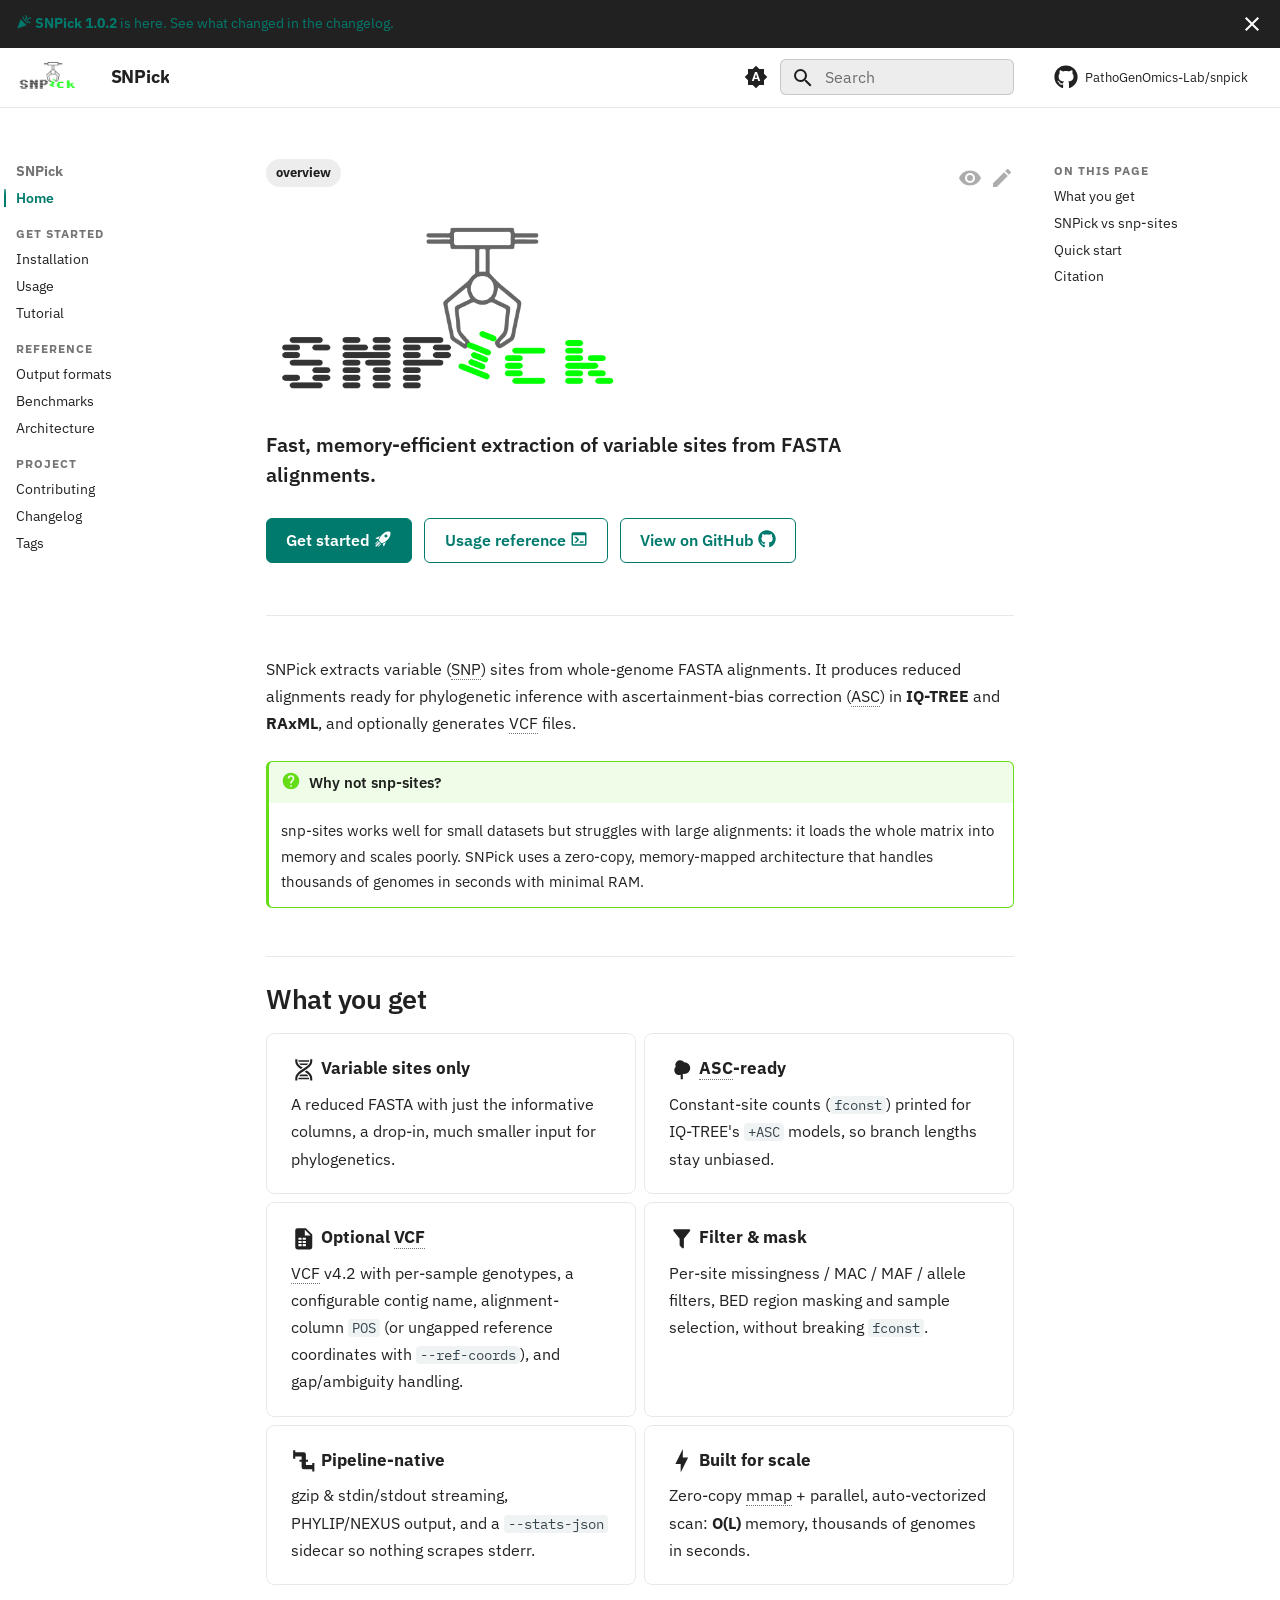
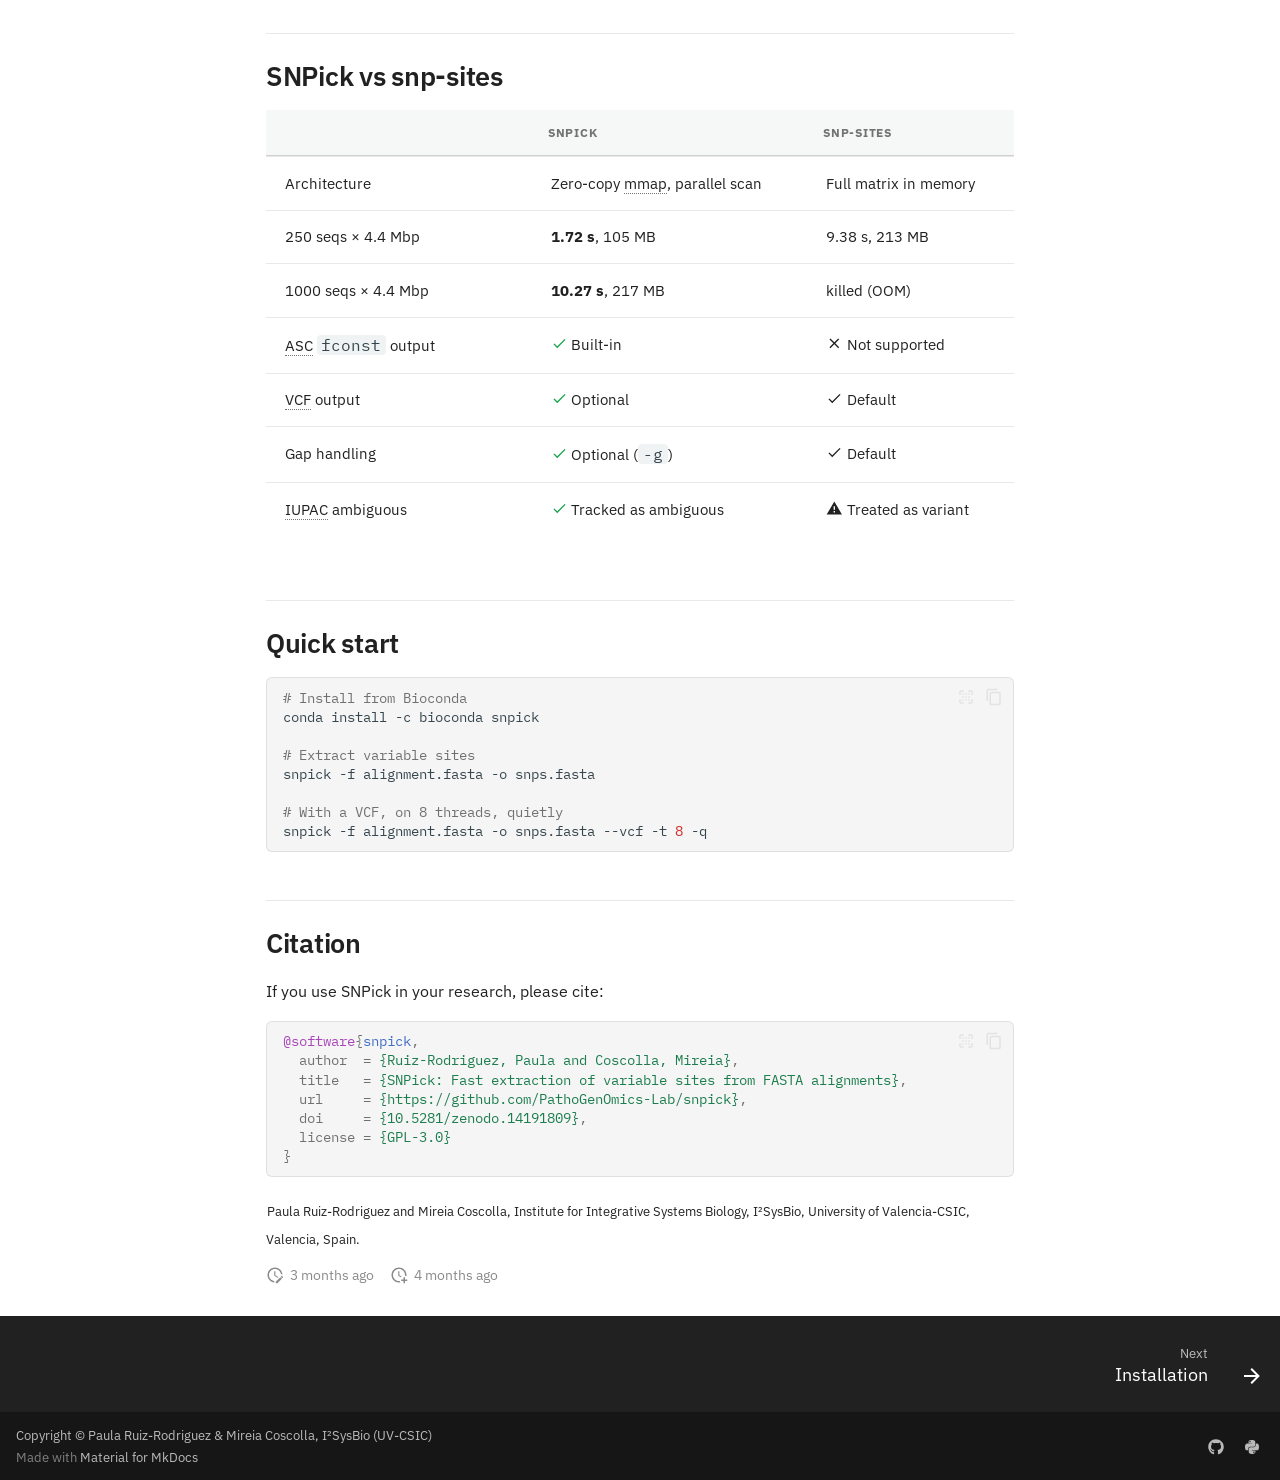
<file: index.html>
<!DOCTYPE html><html lang=en class=no-js><head><meta charset=utf-8><meta name=viewport content="width=device-width,initial-scale=1"><meta name=description content="Fast, memory-efficient extraction of variable sites from FASTA alignments"><meta name=author content="Paula Ruiz-Rodriguez"><link href=https://pathogenomics-lab.github.io/snpick/ rel=canonical><link href=installation/ rel=next><link rel=icon href=assets/logo.png><meta name=generator content="mkdocs-1.6.1, mkdocs-material-9.7.7"><title>SNPick</title><link rel=stylesheet href=assets/stylesheets/main.ec1eaa64.min.css><link rel=stylesheet href=assets/stylesheets/palette.ab4e12ef.min.css><link rel=preconnect href=https://fonts.gstatic.com crossorigin><link rel=stylesheet href="https://fonts.googleapis.com/css?family=IBM+Plex+Sans:300,300i,400,400i,700,700i%7CIBM+Plex+Mono:400,400i,700,700i&display=fallback"><style>:root{--md-text-font:"IBM Plex Sans";--md-code-font:"IBM Plex Mono"}</style><link rel=stylesheet href=css/timeago.css><link rel=stylesheet href=stylesheets/extra.css><script>__md_scope=new URL(".",location),__md_hash=e=>[...e].reduce(((e,_)=>(e<<5)-e+_.charCodeAt(0)),0),__md_get=(e,_=localStorage,t=__md_scope)=>JSON.parse(_.getItem(t.pathname+"."+e)),__md_set=(e,_,t=localStorage,a=__md_scope)=>{try{t.setItem(a.pathname+"."+e,JSON.stringify(_))}catch(e){}}</script><meta property=og:type content=website><meta property=og:title content=SNPick><meta property=og:description content="Fast, memory-efficient extraction of variable sites from FASTA alignments"><meta property=og:image content=https://pathogenomics-lab.github.io/snpick/assets/images/social/index.png><meta property=og:image:type content=image/png><meta property=og:image:width content=1200><meta property=og:image:height content=630><meta content=https://pathogenomics-lab.github.io/snpick/ property=og:url><meta property=twitter:card content=summary_large_image><meta property=twitter:title content=SNPick><meta property=twitter:description content="Fast, memory-efficient extraction of variable sites from FASTA alignments"><meta property=twitter:image content=https://pathogenomics-lab.github.io/snpick/assets/images/social/index.png><link href=assets/stylesheets/glightbox.min.css rel=stylesheet><script src=assets/javascripts/glightbox.min.js></script><style id=glightbox-style>
            html.glightbox-open { overflow: initial; height: 100%; }
            .gslide-title { margin-top: 0px; user-select: text; }
            .gslide-desc { color: #666; user-select: text; }
            .gslide-image img { background: white; }
            .gscrollbar-fixer { padding-right: 15px; }
            .gdesc-inner { font-size: 0.75rem; }
            body[data-md-color-scheme="slate"] .gdesc-inner { background: var(--md-default-bg-color); }
            body[data-md-color-scheme="slate"] .gslide-title { color: var(--md-default-fg-color); }
            body[data-md-color-scheme="slate"] .gslide-desc { color: var(--md-default-fg-color); }
        </style></head> <body dir=ltr data-md-color-scheme=default data-md-color-primary=indigo data-md-color-accent=indigo> <input class=md-toggle data-md-toggle=drawer type=checkbox id=__drawer autocomplete=off> <input class=md-toggle data-md-toggle=search type=checkbox id=__search autocomplete=off> <label class=md-overlay for=__drawer></label> <div data-md-component=skip> <a href=#snpick class=md-skip> Skip to content </a> </div> <div data-md-component=announce> <aside class=md-banner> <div class="md-banner__inner md-grid md-typeset"> <button class="md-banner__button md-icon" aria-label="Don't show this again"> <svg xmlns=http://www.w3.org/2000/svg viewbox="0 0 24 24"><path d="M19 6.41 17.59 5 12 10.59 6.41 5 5 6.41 10.59 12 5 17.59 6.41 19 12 13.41 17.59 19 19 17.59 13.41 12z"></path></svg> </button> <a href=changelog/ > <span class=twemoji> <svg xmlns=http://www.w3.org/2000/svg viewbox="0 0 24 24"><path d="m14.53 1.45-1.08 1.08 1.6 1.6q.33.375.33.87c0 .495-.11.64-.33.86L11.5 9.47l1 1.08 3.63-3.61c.53-.59.79-1.24.79-1.94s-.26-1.36-.79-1.95zm-3.98 2.02L9.47 4.55l.61.56c.22.22.33.52.33.89s-.11.67-.33.89l-.61.56 1.08 1.08.56-.61c.53-.59.8-1.23.8-1.92 0-.72-.27-1.37-.8-1.97zM21 5.06c-.69 0-1.33.27-1.92.8l-5.63 5.64 1.08 1 5.58-5.56c.25-.25.55-.38.89-.38s.64.13.89.38l.61.61 1.03-1.08-.56-.61c-.59-.53-1.25-.8-1.97-.8M7 8 2 22l14-5zm12 3.06c-.7 0-1.34.27-1.94.8l-1.59 1.59 1.08 1.08 1.59-1.59c.25-.25.53-.38.86-.38s.63.13.88.38l1.62 1.59 1.05-1.03-1.6-1.64c-.59-.53-1.25-.8-1.95-.8"></path></svg> </span> <strong>SNPick 1.0.2</strong> is here. See what changed in the changelog. </a> </div> <script>var el=document.querySelector("[data-md-component=announce]");if(el){var content=el.querySelector(".md-typeset");__md_hash(content.innerHTML)===__md_get("__announce")&&(el.hidden=!0)}</script> </aside> </div> <header class="md-header md-header--shadow" data-md-component=header> <nav class="md-header__inner md-grid" aria-label=Header> <a href=. title=SNPick class="md-header__button md-logo" aria-label=SNPick data-md-component=logo> <img src=assets/logo.png alt=SNPick class="sp-logo sp-logo--light"> <img src=assets/logo-dark.png alt=SNPick class="sp-logo sp-logo--dark"> </a> <label class="md-header__button md-icon" for=__drawer> <svg xmlns=http://www.w3.org/2000/svg viewbox="0 0 24 24"><path d="M3 6h18v2H3zm0 5h18v2H3zm0 5h18v2H3z"></path></svg> </label> <div class=md-header__title data-md-component=header-title> <div class=md-header__ellipsis> <div class=md-header__topic> <span class=md-ellipsis> SNPick </span> </div> <div class=md-header__topic data-md-component=header-topic> <span class=md-ellipsis> Home </span> </div> </div> </div> <form class=md-header__option data-md-component=palette> <input class=md-option data-md-color-media=(prefers-color-scheme) data-md-color-scheme=default data-md-color-primary=indigo data-md-color-accent=indigo aria-label="Switch to light mode" type=radio name=__palette id=__palette_0> <label class="md-header__button md-icon" title="Switch to light mode" for=__palette_1 hidden> <svg xmlns=http://www.w3.org/2000/svg viewbox="0 0 24 24"><path d="m14.3 16-.7-2h-3.2l-.7 2H7.8L11 7h2l3.2 9zM20 8.69V4h-4.69L12 .69 8.69 4H4v4.69L.69 12 4 15.31V20h4.69L12 23.31 15.31 20H20v-4.69L23.31 12zm-9.15 3.96h2.3L12 9z"></path></svg> </label> <input class=md-option data-md-color-media="(prefers-color-scheme: light)" data-md-color-scheme=default data-md-color-primary=white data-md-color-accent=teal aria-label="Switch to dark mode" type=radio name=__palette id=__palette_1> <label class="md-header__button md-icon" title="Switch to dark mode" for=__palette_2 hidden> <svg xmlns=http://www.w3.org/2000/svg viewbox="0 0 24 24"><path d="m17.75 4.09-2.53 1.94.91 3.06-2.63-1.81-2.63 1.81.91-3.06-2.53-1.94L12.44 4l1.06-3 1.06 3zm3.5 6.91-1.64 1.25.59 1.98-1.7-1.17-1.7 1.17.59-1.98L15.75 11l2.06-.05L18.5 9l.69 1.95zm-2.28 4.95c.83-.08 1.72 1.1 1.19 1.85-.32.45-.66.87-1.08 1.27C15.17 23 8.84 23 4.94 19.07c-3.91-3.9-3.91-10.24 0-14.14.4-.4.82-.76 1.27-1.08.75-.53 1.93.36 1.85 1.19-.27 2.86.69 5.83 2.89 8.02a9.96 9.96 0 0 0 8.02 2.89m-1.64 2.02a12.08 12.08 0 0 1-7.8-3.47c-2.17-2.19-3.33-5-3.49-7.82-2.81 3.14-2.7 7.96.31 10.98 3.02 3.01 7.84 3.12 10.98.31"></path></svg> </label> <input class=md-option data-md-color-media="(prefers-color-scheme: dark)" data-md-color-scheme=slate data-md-color-primary=black data-md-color-accent=teal aria-label="Follow the system setting" type=radio name=__palette id=__palette_2> <label class="md-header__button md-icon" title="Follow the system setting" for=__palette_0 hidden> <svg xmlns=http://www.w3.org/2000/svg viewbox="0 0 24 24"><path d="m14.3 16-.7-2h-3.2l-.7 2H7.8L11 7h2l3.2 9zM20 8.69V4h-4.69L12 .69 8.69 4H4v4.69L.69 12 4 15.31V20h4.69L12 23.31 15.31 20H20v-4.69L23.31 12zm-9.15 3.96h2.3L12 9z"></path></svg> </label> </form> <script>var palette=__md_get("__palette");if(palette&&palette.color){if("(prefers-color-scheme)"===palette.color.media){var media=matchMedia("(prefers-color-scheme: light)"),input=document.querySelector(media.matches?"[data-md-color-media='(prefers-color-scheme: light)']":"[data-md-color-media='(prefers-color-scheme: dark)']");palette.color.media=input.getAttribute("data-md-color-media"),palette.color.scheme=input.getAttribute("data-md-color-scheme"),palette.color.primary=input.getAttribute("data-md-color-primary"),palette.color.accent=input.getAttribute("data-md-color-accent")}for(var[key,value]of Object.entries(palette.color))document.body.setAttribute("data-md-color-"+key,value)}</script> <label class="md-header__button md-icon" for=__search> <svg xmlns=http://www.w3.org/2000/svg viewbox="0 0 24 24"><path d="M9.5 3A6.5 6.5 0 0 1 16 9.5c0 1.61-.59 3.09-1.56 4.23l.27.27h.79l5 5-1.5 1.5-5-5v-.79l-.27-.27A6.52 6.52 0 0 1 9.5 16 6.5 6.5 0 0 1 3 9.5 6.5 6.5 0 0 1 9.5 3m0 2C7 5 5 7 5 9.5S7 14 9.5 14 14 12 14 9.5 12 5 9.5 5"></path></svg> </label> <div class=md-search data-md-component=search role=dialog> <label class=md-search__overlay for=__search></label> <div class=md-search__inner role=search> <form class=md-search__form name=search> <input type=text class=md-search__input name=query aria-label=Search placeholder=Search autocapitalize=off autocorrect=off autocomplete=off spellcheck=false data-md-component=search-query required> <label class="md-search__icon md-icon" for=__search> <svg xmlns=http://www.w3.org/2000/svg viewbox="0 0 24 24"><path d="M9.5 3A6.5 6.5 0 0 1 16 9.5c0 1.61-.59 3.09-1.56 4.23l.27.27h.79l5 5-1.5 1.5-5-5v-.79l-.27-.27A6.52 6.52 0 0 1 9.5 16 6.5 6.5 0 0 1 3 9.5 6.5 6.5 0 0 1 9.5 3m0 2C7 5 5 7 5 9.5S7 14 9.5 14 14 12 14 9.5 12 5 9.5 5"></path></svg> <svg xmlns=http://www.w3.org/2000/svg viewbox="0 0 24 24"><path d="M20 11v2H8l5.5 5.5-1.42 1.42L4.16 12l7.92-7.92L13.5 5.5 8 11z"></path></svg> </label> <nav class=md-search__options aria-label=Search> <a href=javascript:void(0) class="md-search__icon md-icon" title=Share aria-label=Share data-clipboard data-clipboard-text data-md-component=search-share tabindex=-1> <svg xmlns=http://www.w3.org/2000/svg viewbox="0 0 24 24"><path d="M18 16.08c-.76 0-1.44.3-1.96.77L8.91 12.7c.05-.23.09-.46.09-.7s-.04-.47-.09-.7l7.05-4.11c.54.5 1.25.81 2.04.81a3 3 0 0 0 3-3 3 3 0 0 0-3-3 3 3 0 0 0-3 3c0 .24.04.47.09.7L8.04 9.81C7.5 9.31 6.79 9 6 9a3 3 0 0 0-3 3 3 3 0 0 0 3 3c.79 0 1.5-.31 2.04-.81l7.12 4.15c-.05.21-.08.43-.08.66 0 1.61 1.31 2.91 2.92 2.91s2.92-1.3 2.92-2.91A2.92 2.92 0 0 0 18 16.08"></path></svg> </a> <button type=reset class="md-search__icon md-icon" title=Clear aria-label=Clear tabindex=-1> <svg xmlns=http://www.w3.org/2000/svg viewbox="0 0 24 24"><path d="M19 6.41 17.59 5 12 10.59 6.41 5 5 6.41 10.59 12 5 17.59 6.41 19 12 13.41 17.59 19 19 17.59 13.41 12z"></path></svg> </button> </nav> <div class=md-search__suggest data-md-component=search-suggest></div> </form> <div class=md-search__output> <div class=md-search__scrollwrap tabindex=0 data-md-scrollfix> <div class=md-search-result data-md-component=search-result> <div class=md-search-result__meta> Initializing search </div> <ol class=md-search-result__list role=presentation></ol> </div> </div> </div> </div> </div> <div class=md-header__source> <a href=https://github.com/PathoGenOmics-Lab/snpick title="Go to repository" class=md-source data-md-component=source> <div class="md-source__icon md-icon"> <svg xmlns=http://www.w3.org/2000/svg viewbox="0 0 512 512"><!-- Font Awesome Free 7.1.0 by @fontawesome - https://fontawesome.com License - https://fontawesome.com/license/free (Icons: CC BY 4.0, Fonts: SIL OFL 1.1, Code: MIT License) Copyright 2025 Fonticons, Inc.--><path d="M173.9 397.4c0 2-2.3 3.6-5.2 3.6-3.3.3-5.6-1.3-5.6-3.6 0-2 2.3-3.6 5.2-3.6 3-.3 5.6 1.3 5.6 3.6m-31.1-4.5c-.7 2 1.3 4.3 4.3 4.9 2.6 1 5.6 0 6.2-2s-1.3-4.3-4.3-5.2c-2.6-.7-5.5.3-6.2 2.3m44.2-1.7c-2.9.7-4.9 2.6-4.6 4.9.3 2 2.9 3.3 5.9 2.6 2.9-.7 4.9-2.6 4.6-4.6-.3-1.9-3-3.2-5.9-2.9M252.8 8C114.1 8 8 113.3 8 252c0 110.9 69.8 205.8 169.5 239.2 12.8 2.3 17.3-5.6 17.3-12.1 0-6.2-.3-40.4-.3-61.4 0 0-70 15-84.7-29.8 0 0-11.4-29.1-27.8-36.6 0 0-22.9-15.7 1.6-15.4 0 0 24.9 2 38.6 25.8 21.9 38.6 58.6 27.5 72.9 20.9 2.3-16 8.8-27.1 16-33.7-55.9-6.2-112.3-14.3-112.3-110.5 0-27.5 7.6-41.3 23.6-58.9-2.6-6.5-11.1-33.3 2.6-67.9 20.9-6.5 69 27 69 27 20-5.6 41.5-8.5 62.8-8.5s42.8 2.9 62.8 8.5c0 0 48.1-33.6 69-27 13.7 34.7 5.2 61.4 2.6 67.9 16 17.7 25.8 31.5 25.8 58.9 0 96.5-58.9 104.2-114.8 110.5 9.2 7.9 17 22.9 17 46.4 0 33.7-.3 75.4-.3 83.6 0 6.5 4.6 14.4 17.3 12.1C436.2 457.8 504 362.9 504 252 504 113.3 391.5 8 252.8 8M105.2 352.9c-1.3 1-1 3.3.7 5.2 1.6 1.6 3.9 2.3 5.2 1 1.3-1 1-3.3-.7-5.2-1.6-1.6-3.9-2.3-5.2-1m-10.8-8.1c-.7 1.3.3 2.9 2.3 3.9 1.6 1 3.6.7 4.3-.7.7-1.3-.3-2.9-2.3-3.9-2-.6-3.6-.3-4.3.7m32.4 35.6c-1.6 1.3-1 4.3 1.3 6.2 2.3 2.3 5.2 2.6 6.5 1 1.3-1.3.7-4.3-1.3-6.2-2.2-2.3-5.2-2.6-6.5-1m-11.4-14.7c-1.6 1-1.6 3.6 0 5.9s4.3 3.3 5.6 2.3c1.6-1.3 1.6-3.9 0-6.2-1.4-2.3-4-3.3-5.6-2"></path></svg> </div> <div class=md-source__repository> PathoGenOmics-Lab/snpick </div> </a> </div> </nav> </header> <div class=md-container data-md-component=container> <main class=md-main data-md-component=main> <div class="md-main__inner md-grid"> <div class="md-sidebar md-sidebar--primary" data-md-component=sidebar data-md-type=navigation> <div class=md-sidebar__scrollwrap> <div class=md-sidebar__inner> <nav class="md-nav md-nav--primary" aria-label=Navigation data-md-level=0> <label class=md-nav__title for=__drawer> <a href=. title=SNPick class="md-nav__button md-logo" aria-label=SNPick data-md-component=logo> <img src=assets/logo.png alt=SNPick class="sp-logo sp-logo--light"> <img src=assets/logo-dark.png alt=SNPick class="sp-logo sp-logo--dark"> </a> SNPick </label> <div class=md-nav__source> <a href=https://github.com/PathoGenOmics-Lab/snpick title="Go to repository" class=md-source data-md-component=source> <div class="md-source__icon md-icon"> <svg xmlns=http://www.w3.org/2000/svg viewbox="0 0 512 512"><!-- Font Awesome Free 7.1.0 by @fontawesome - https://fontawesome.com License - https://fontawesome.com/license/free (Icons: CC BY 4.0, Fonts: SIL OFL 1.1, Code: MIT License) Copyright 2025 Fonticons, Inc.--><path d="M173.9 397.4c0 2-2.3 3.6-5.2 3.6-3.3.3-5.6-1.3-5.6-3.6 0-2 2.3-3.6 5.2-3.6 3-.3 5.6 1.3 5.6 3.6m-31.1-4.5c-.7 2 1.3 4.3 4.3 4.9 2.6 1 5.6 0 6.2-2s-1.3-4.3-4.3-5.2c-2.6-.7-5.5.3-6.2 2.3m44.2-1.7c-2.9.7-4.9 2.6-4.6 4.9.3 2 2.9 3.3 5.9 2.6 2.9-.7 4.9-2.6 4.6-4.6-.3-1.9-3-3.2-5.9-2.9M252.8 8C114.1 8 8 113.3 8 252c0 110.9 69.8 205.8 169.5 239.2 12.8 2.3 17.3-5.6 17.3-12.1 0-6.2-.3-40.4-.3-61.4 0 0-70 15-84.7-29.8 0 0-11.4-29.1-27.8-36.6 0 0-22.9-15.7 1.6-15.4 0 0 24.9 2 38.6 25.8 21.9 38.6 58.6 27.5 72.9 20.9 2.3-16 8.8-27.1 16-33.7-55.9-6.2-112.3-14.3-112.3-110.5 0-27.5 7.6-41.3 23.6-58.9-2.6-6.5-11.1-33.3 2.6-67.9 20.9-6.5 69 27 69 27 20-5.6 41.5-8.5 62.8-8.5s42.8 2.9 62.8 8.5c0 0 48.1-33.6 69-27 13.7 34.7 5.2 61.4 2.6 67.9 16 17.7 25.8 31.5 25.8 58.9 0 96.5-58.9 104.2-114.8 110.5 9.2 7.9 17 22.9 17 46.4 0 33.7-.3 75.4-.3 83.6 0 6.5 4.6 14.4 17.3 12.1C436.2 457.8 504 362.9 504 252 504 113.3 391.5 8 252.8 8M105.2 352.9c-1.3 1-1 3.3.7 5.2 1.6 1.6 3.9 2.3 5.2 1 1.3-1 1-3.3-.7-5.2-1.6-1.6-3.9-2.3-5.2-1m-10.8-8.1c-.7 1.3.3 2.9 2.3 3.9 1.6 1 3.6.7 4.3-.7.7-1.3-.3-2.9-2.3-3.9-2-.6-3.6-.3-4.3.7m32.4 35.6c-1.6 1.3-1 4.3 1.3 6.2 2.3 2.3 5.2 2.6 6.5 1 1.3-1.3.7-4.3-1.3-6.2-2.2-2.3-5.2-2.6-6.5-1m-11.4-14.7c-1.6 1-1.6 3.6 0 5.9s4.3 3.3 5.6 2.3c1.6-1.3 1.6-3.9 0-6.2-1.4-2.3-4-3.3-5.6-2"></path></svg> </div> <div class=md-source__repository> PathoGenOmics-Lab/snpick </div> </a> </div> <ul class=md-nav__list data-md-scrollfix> <li class="md-nav__item md-nav__item--active"> <input class="md-nav__toggle md-toggle" type=checkbox id=__toc> <label class="md-nav__link md-nav__link--active" for=__toc> <span class=md-ellipsis> Home </span> <span class="md-nav__icon md-icon"></span> </label> <a href=. class="md-nav__link md-nav__link--active"> <span class=md-ellipsis> Home </span> </a> <nav class="md-nav md-nav--secondary" aria-label="On this page"> <label class=md-nav__title for=__toc> <span class="md-nav__icon md-icon"></span> On this page </label> <ul class=md-nav__list data-md-component=toc data-md-scrollfix> <li class=md-nav__item> <a href=#what-you-get class=md-nav__link> <span class=md-ellipsis> What you get </span> </a> </li> <li class=md-nav__item> <a href=#snpick-vs-snp-sites class=md-nav__link> <span class=md-ellipsis> SNPick vs snp-sites </span> </a> </li> <li class=md-nav__item> <a href=#quick-start class=md-nav__link> <span class=md-ellipsis> Quick start </span> </a> </li> <li class=md-nav__item> <a href=#citation class=md-nav__link> <span class=md-ellipsis> Citation </span> </a> </li> </ul> </nav> </li> <li class="md-nav__item md-nav__item--section md-nav__item--nested"> <input class="md-nav__toggle md-toggle " type=checkbox id=__nav_2> <label class=md-nav__link for=__nav_2 id=__nav_2_label tabindex> <span class=md-ellipsis> Get started </span> <span class="md-nav__icon md-icon"></span> </label> <nav class=md-nav data-md-level=1 aria-labelledby=__nav_2_label aria-expanded=false> <label class=md-nav__title for=__nav_2> <span class="md-nav__icon md-icon"></span> Get started </label> <ul class=md-nav__list data-md-scrollfix> <li class=md-nav__item> <a href=installation/ class=md-nav__link> <span class=md-ellipsis> Installation </span> </a> </li> <li class=md-nav__item> <a href=usage/ class=md-nav__link> <span class=md-ellipsis> Usage </span> </a> </li> <li class=md-nav__item> <a href=tutorials/tutorial/ class=md-nav__link> <span class=md-ellipsis> Tutorial </span> </a> </li> </ul> </nav> </li> <li class="md-nav__item md-nav__item--section md-nav__item--nested"> <input class="md-nav__toggle md-toggle " type=checkbox id=__nav_3> <label class=md-nav__link for=__nav_3 id=__nav_3_label tabindex> <span class=md-ellipsis> Reference </span> <span class="md-nav__icon md-icon"></span> </label> <nav class=md-nav data-md-level=1 aria-labelledby=__nav_3_label aria-expanded=false> <label class=md-nav__title for=__nav_3> <span class="md-nav__icon md-icon"></span> Reference </label> <ul class=md-nav__list data-md-scrollfix> <li class=md-nav__item> <a href=output/ class=md-nav__link> <span class=md-ellipsis> Output formats </span> </a> </li> <li class=md-nav__item> <a href=benchmarks/ class=md-nav__link> <span class=md-ellipsis> Benchmarks </span> </a> </li> <li class=md-nav__item> <a href=architecture/ class=md-nav__link> <span class=md-ellipsis> Architecture </span> </a> </li> </ul> </nav> </li> <li class="md-nav__item md-nav__item--section md-nav__item--nested"> <input class="md-nav__toggle md-toggle " type=checkbox id=__nav_4> <label class=md-nav__link for=__nav_4 id=__nav_4_label tabindex> <span class=md-ellipsis> Project </span> <span class="md-nav__icon md-icon"></span> </label> <nav class=md-nav data-md-level=1 aria-labelledby=__nav_4_label aria-expanded=false> <label class=md-nav__title for=__nav_4> <span class="md-nav__icon md-icon"></span> Project </label> <ul class=md-nav__list data-md-scrollfix> <li class=md-nav__item> <a href=contributing/ class=md-nav__link> <span class=md-ellipsis> Contributing </span> </a> </li> <li class=md-nav__item> <a href=changelog/ class=md-nav__link> <span class=md-ellipsis> Changelog </span> </a> </li> <li class=md-nav__item> <a href=tags/ class=md-nav__link> <span class=md-ellipsis> Tags </span> </a> </li> </ul> </nav> </li> </ul> </nav> </div> </div> </div> <div class="md-sidebar md-sidebar--secondary" data-md-component=sidebar data-md-type=toc> <div class=md-sidebar__scrollwrap> <div class=md-sidebar__inner> <nav class="md-nav md-nav--secondary" aria-label="On this page"> <label class=md-nav__title for=__toc> <span class="md-nav__icon md-icon"></span> On this page </label> <ul class=md-nav__list data-md-component=toc data-md-scrollfix> <li class=md-nav__item> <a href=#what-you-get class=md-nav__link> <span class=md-ellipsis> What you get </span> </a> </li> <li class=md-nav__item> <a href=#snpick-vs-snp-sites class=md-nav__link> <span class=md-ellipsis> SNPick vs snp-sites </span> </a> </li> <li class=md-nav__item> <a href=#quick-start class=md-nav__link> <span class=md-ellipsis> Quick start </span> </a> </li> <li class=md-nav__item> <a href=#citation class=md-nav__link> <span class=md-ellipsis> Citation </span> </a> </li> </ul> </nav> </div> </div> </div> <div class=md-content data-md-component=content> <article class="md-content__inner md-typeset"> <nav class=md-tags> <a href=tags/#tag:overview class=md-tag>overview</a> </nav> <a href=https://github.com/PathoGenOmics-Lab/snpick/edit/main/docs/index.md title="Edit this page" class="md-content__button md-icon" rel=edit> <svg xmlns=http://www.w3.org/2000/svg viewbox="0 0 24 24"><path d="M20.71 7.04c.39-.39.39-1.04 0-1.41l-2.34-2.34c-.37-.39-1.02-.39-1.41 0l-1.84 1.83 3.75 3.75M3 17.25V21h3.75L17.81 9.93l-3.75-3.75z"></path></svg> </a> <a href=https://github.com/PathoGenOmics-Lab/snpick/raw/main/docs/index.md title="View source of this page" class="md-content__button md-icon"> <svg xmlns=http://www.w3.org/2000/svg viewbox="0 0 24 24"><path d="M12 9a3 3 0 0 0-3 3 3 3 0 0 0 3 3 3 3 0 0 0 3-3 3 3 0 0 0-3-3m0 8a5 5 0 0 1-5-5 5 5 0 0 1 5-5 5 5 0 0 1 5 5 5 5 0 0 1-5 5m0-12.5C7 4.5 2.73 7.61 1 12c1.73 4.39 6 7.5 11 7.5s9.27-3.11 11-7.5c-1.73-4.39-6-7.5-11-7.5"></path></svg> </a> <div class=sp-hero> <p><a class=glightbox data-type=image data-width=auto data-height=auto href=assets/logo.png#only-light data-desc-position=bottom><img alt=SNPick class=sp-wordmark src=assets/logo.png#only-light></a> <a class=glightbox data-type=image data-width=auto data-height=auto href=assets/logo-dark.png#only-dark data-desc-position=bottom><img alt=SNPick class=sp-wordmark src=assets/logo-dark.png#only-dark></a></p> <h1 id=snpick>SNPick<a class=headerlink href=#snpick title="Permanent link">¶</a></h1> <p class=sp-hero__lead> Fast, memory-efficient extraction of variable sites from FASTA alignments. </p> <div class=sp-hero__actions> <p><a href=installation/ class="md-button md-button--primary">Get started <span class=twemoji><svg xmlns=http://www.w3.org/2000/svg viewbox="0 0 24 24"><path d="m13.13 22.19-1.63-3.83c1.57-.58 3.04-1.36 4.4-2.27zM5.64 12.5l-3.83-1.63 6.1-2.77C7 9.46 6.22 10.93 5.64 12.5M21.61 2.39S16.66.269 11 5.93c-2.19 2.19-3.5 4.6-4.35 6.71-.28.75-.09 1.57.46 2.13l2.13 2.12c.55.56 1.37.74 2.12.46A19.1 19.1 0 0 0 18.07 13c5.66-5.66 3.54-10.61 3.54-10.61m-7.07 7.07c-.78-.78-.78-2.05 0-2.83s2.05-.78 2.83 0c.77.78.78 2.05 0 2.83s-2.05.78-2.83 0m-5.66 7.07-1.41-1.41zM6.24 22l3.64-3.64c-.34-.09-.67-.24-.97-.45L4.83 22zM2 22h1.41l4.77-4.76-1.42-1.41L2 20.59zm0-2.83 4.09-4.08c-.21-.3-.36-.62-.45-.97L2 17.76z"></path></svg></span></a> <a href=usage/ class=md-button>Usage reference <span class=twemoji><svg xmlns=http://www.w3.org/2000/svg viewbox="0 0 24 24"><path d="M20 19V7H4v12zm0-16a2 2 0 0 1 2 2v14a2 2 0 0 1-2 2H4a2 2 0 0 1-2-2V5a2 2 0 0 1 2-2zm-7 14v-2h5v2zm-3.42-4L5.57 9H8.4l3.3 3.3c.39.39.39 1.03 0 1.42L8.42 17H5.59z"></path></svg></span></a> <a class=md-button href=https://github.com/PathoGenOmics-Lab/snpick>View on GitHub <span class=twemoji><svg xmlns=http://www.w3.org/2000/svg viewbox="0 0 512 512"><!-- Font Awesome Free 7.1.0 by @fontawesome - https://fontawesome.com License - https://fontawesome.com/license/free (Icons: CC BY 4.0, Fonts: SIL OFL 1.1, Code: MIT License) Copyright 2025 Fonticons, Inc.--><path d="M173.9 397.4c0 2-2.3 3.6-5.2 3.6-3.3.3-5.6-1.3-5.6-3.6 0-2 2.3-3.6 5.2-3.6 3-.3 5.6 1.3 5.6 3.6m-31.1-4.5c-.7 2 1.3 4.3 4.3 4.9 2.6 1 5.6 0 6.2-2s-1.3-4.3-4.3-5.2c-2.6-.7-5.5.3-6.2 2.3m44.2-1.7c-2.9.7-4.9 2.6-4.6 4.9.3 2 2.9 3.3 5.9 2.6 2.9-.7 4.9-2.6 4.6-4.6-.3-1.9-3-3.2-5.9-2.9M252.8 8C114.1 8 8 113.3 8 252c0 110.9 69.8 205.8 169.5 239.2 12.8 2.3 17.3-5.6 17.3-12.1 0-6.2-.3-40.4-.3-61.4 0 0-70 15-84.7-29.8 0 0-11.4-29.1-27.8-36.6 0 0-22.9-15.7 1.6-15.4 0 0 24.9 2 38.6 25.8 21.9 38.6 58.6 27.5 72.9 20.9 2.3-16 8.8-27.1 16-33.7-55.9-6.2-112.3-14.3-112.3-110.5 0-27.5 7.6-41.3 23.6-58.9-2.6-6.5-11.1-33.3 2.6-67.9 20.9-6.5 69 27 69 27 20-5.6 41.5-8.5 62.8-8.5s42.8 2.9 62.8 8.5c0 0 48.1-33.6 69-27 13.7 34.7 5.2 61.4 2.6 67.9 16 17.7 25.8 31.5 25.8 58.9 0 96.5-58.9 104.2-114.8 110.5 9.2 7.9 17 22.9 17 46.4 0 33.7-.3 75.4-.3 83.6 0 6.5 4.6 14.4 17.3 12.1C436.2 457.8 504 362.9 504 252 504 113.3 391.5 8 252.8 8M105.2 352.9c-1.3 1-1 3.3.7 5.2 1.6 1.6 3.9 2.3 5.2 1 1.3-1 1-3.3-.7-5.2-1.6-1.6-3.9-2.3-5.2-1m-10.8-8.1c-.7 1.3.3 2.9 2.3 3.9 1.6 1 3.6.7 4.3-.7.7-1.3-.3-2.9-2.3-3.9-2-.6-3.6-.3-4.3.7m32.4 35.6c-1.6 1.3-1 4.3 1.3 6.2 2.3 2.3 5.2 2.6 6.5 1 1.3-1.3.7-4.3-1.3-6.2-2.2-2.3-5.2-2.6-6.5-1m-11.4-14.7c-1.6 1-1.6 3.6 0 5.9s4.3 3.3 5.6 2.3c1.6-1.3 1.6-3.9 0-6.2-1.4-2.3-4-3.3-5.6-2"></path></svg></span></a></p> </div> </div> <p>SNPick extracts variable (<abbr title="Single-Nucleotide Polymorphism">SNP</abbr>) sites from whole-genome FASTA alignments. It produces reduced alignments ready for phylogenetic inference with ascertainment-bias correction (<abbr title="Ascertainment-bias Correction">ASC</abbr>) in <strong>IQ-TREE</strong> and <strong>RAxML</strong>, and optionally generates <abbr title="Variant Call Format">VCF</abbr> files.</p> <div class="admonition question"> <p class=admonition-title>Why not snp-sites?</p> <p>snp-sites works well for small datasets but struggles with large alignments: it loads the whole matrix into memory and scales poorly. SNPick uses a zero-copy, memory-mapped architecture that handles thousands of genomes in seconds with minimal RAM.</p> </div> <h2 id=what-you-get>What you get<a class=headerlink href=#what-you-get title="Permanent link">¶</a></h2> <div class="grid cards"> <ul> <li> <p><span class="twemoji lg middle"><svg xmlns=http://www.w3.org/2000/svg viewbox="0 0 24 24"><path d="M4 2h2v2c0 1.44.68 2.61 1.88 3.78.86.83 2.01 1.63 3.21 2.42l-1.83 1.19C8.27 10.72 7.31 10 6.5 9.21 5.07 7.82 4 6.1 4 4zm14 0h2v2c0 2.1-1.07 3.82-2.5 5.21-1.41 1.38-3.21 2.52-4.96 3.63-1.75 1.12-3.45 2.21-4.66 3.38C6.68 17.39 6 18.56 6 20v2H4v-2c0-2.1 1.07-3.82 2.5-5.21 1.41-1.38 3.21-2.52 4.96-3.63 1.75-1.12 3.45-2.21 4.66-3.38C17.32 6.61 18 5.44 18 4zm-3.26 10.61c.99.67 1.95 1.39 2.76 2.18C18.93 16.18 20 17.9 20 20v2h-2v-2c0-1.44-.68-2.61-1.88-3.78-.86-.83-2.01-1.63-3.21-2.42zM7 3h10v1l-.06.5H7.06L7 4zm.68 3h8.64c-.24.34-.52.69-.9 1.06l-.51.44H9.07l-.49-.44c-.38-.37-.66-.72-.9-1.06m1.41 10.5h5.84l.49.44c.38.37.66.72.9 1.06H7.68c.24-.34.52-.69.9-1.06zm-2.03 3h9.88l.06.5v1H7v-1z"></path></svg></span> <strong>Variable sites only</strong></p> <hr> <p>A reduced FASTA with just the informative columns, a drop-in, much smaller input for phylogenetics.</p> </li> <li> <p><span class="twemoji lg middle"><svg xmlns=http://www.w3.org/2000/svg viewbox="0 0 24 24"><path d="M11 21v-4.26c-.47.17-.97.26-1.5.26C7 17 5 15 5 12.5c0-1.27.5-2.41 1.36-3.23C6.13 8.73 6 8.13 6 7.5 6 5 8 3 10.5 3c1.56 0 2.94.8 3.75 2h.25a5.5 5.5 0 0 1 5.5 5.5 5.5 5.5 0 0 1-5.5 5.5q-.75 0-1.5-.21V21z"></path></svg></span> <strong><abbr title="Ascertainment-bias Correction">ASC</abbr>-ready</strong></p> <hr> <p>Constant-site counts (<code>fconst</code>) printed for IQ-TREE's <code>+ASC</code> models, so branch lengths stay unbiased.</p> </li> <li> <p><span class="twemoji lg middle"><svg xmlns=http://www.w3.org/2000/svg viewbox="0 0 24 24"><path d="M14 2H6a2 2 0 0 0-2 2v16a2 2 0 0 0 2 2h12a2 2 0 0 0 2-2V8zm-4 17H7v-2h3zm0-3H7v-2h3zm0-3H7v-2h3zm4 6h-3v-2h3zm0-3h-3v-2h3zm0-3h-3v-2h3zm-1-4V3.5L18.5 9z"></path></svg></span> <strong>Optional <abbr title="Variant Call Format">VCF</abbr></strong></p> <hr> <p><abbr title="Variant Call Format">VCF</abbr> v4.2 with per-sample genotypes, a configurable contig name, alignment-column <code>POS</code> (or ungapped reference coordinates with <code>--ref-coords</code>), and gap/ambiguity handling.</p> </li> <li> <p><span class="twemoji lg middle"><svg xmlns=http://www.w3.org/2000/svg viewbox="0 0 24 24"><path d="M14 12v7.88c.04.3-.06.62-.29.83a.996.996 0 0 1-1.41 0l-2.01-2.01a.99.99 0 0 1-.29-.83V12h-.03L4.21 4.62a1 1 0 0 1 .17-1.4c.19-.14.4-.22.62-.22h14c.22 0 .43.08.62.22a1 1 0 0 1 .17 1.4L14.03 12z"></path></svg></span> <strong>Filter &amp; mask</strong></p> <hr> <p>Per-site missingness / MAC / MAF / allele filters, BED region masking and sample selection, without breaking <code>fconst</code>.</p> </li> <li> <p><span class="twemoji lg middle"><svg xmlns=http://www.w3.org/2000/svg viewbox="0 0 24 24"><path d="M22 14h-2v2h-6v-3h2v-2h-2V6a2 2 0 0 0-2-2H4V2H2v8h2V8h6v3H8v2h2v5a2 2 0 0 0 2 2h8v2h2"></path></svg></span> <strong>Pipeline-native</strong></p> <hr> <p>gzip &amp; stdin/stdout streaming, PHYLIP/NEXUS output, and a <code>--stats-json</code> sidecar so nothing scrapes stderr.</p> </li> <li> <p><span class="twemoji lg middle"><svg xmlns=http://www.w3.org/2000/svg viewbox="0 0 24 24"><path d="M11 15H6l7-14v8h5l-7 14z"></path></svg></span> <strong>Built for scale</strong></p> <hr> <p>Zero-copy <abbr title="memory-mapped file">mmap</abbr> + parallel, auto-vectorized scan: <strong>O(L)</strong> memory, thousands of genomes in seconds.</p> </li> </ul> </div> <h2 id=snpick-vs-snp-sites>SNPick vs snp-sites<a class=headerlink href=#snpick-vs-snp-sites title="Permanent link">¶</a></h2> <table> <thead> <tr> <th></th> <th><strong>SNPick</strong></th> <th><strong>snp-sites</strong></th> </tr> </thead> <tbody> <tr> <td>Architecture</td> <td>Zero-copy <abbr title="memory-mapped file">mmap</abbr>, parallel scan</td> <td>Full matrix in memory</td> </tr> <tr> <td>250 seqs × 4.4 Mbp</td> <td><strong>1.72 s</strong>, 105 MB</td> <td>9.38 s, 213 MB</td> </tr> <tr> <td>1000 seqs × 4.4 Mbp</td> <td><strong>10.27 s</strong>, 217 MB</td> <td>killed (OOM)</td> </tr> <tr> <td><abbr title="Ascertainment-bias Correction">ASC</abbr> <code>fconst</code> output</td> <td><span class="twemoji snpick-yes"><svg xmlns=http://www.w3.org/2000/svg viewbox="0 0 24 24"><path d="M21 7 9 19l-5.5-5.5 1.41-1.41L9 16.17 19.59 5.59z"></path></svg></span> Built-in</td> <td><span class=twemoji><svg xmlns=http://www.w3.org/2000/svg viewbox="0 0 24 24"><path d="M19 6.41 17.59 5 12 10.59 6.41 5 5 6.41 10.59 12 5 17.59 6.41 19 12 13.41 17.59 19 19 17.59 13.41 12z"></path></svg></span> Not supported</td> </tr> <tr> <td><abbr title="Variant Call Format">VCF</abbr> output</td> <td><span class="twemoji snpick-yes"><svg xmlns=http://www.w3.org/2000/svg viewbox="0 0 24 24"><path d="M21 7 9 19l-5.5-5.5 1.41-1.41L9 16.17 19.59 5.59z"></path></svg></span> Optional</td> <td><span class=twemoji><svg xmlns=http://www.w3.org/2000/svg viewbox="0 0 24 24"><path d="M21 7 9 19l-5.5-5.5 1.41-1.41L9 16.17 19.59 5.59z"></path></svg></span> Default</td> </tr> <tr> <td>Gap handling</td> <td><span class="twemoji snpick-yes"><svg xmlns=http://www.w3.org/2000/svg viewbox="0 0 24 24"><path d="M21 7 9 19l-5.5-5.5 1.41-1.41L9 16.17 19.59 5.59z"></path></svg></span> Optional (<code>-g</code>)</td> <td><span class=twemoji><svg xmlns=http://www.w3.org/2000/svg viewbox="0 0 24 24"><path d="M21 7 9 19l-5.5-5.5 1.41-1.41L9 16.17 19.59 5.59z"></path></svg></span> Default</td> </tr> <tr> <td><abbr title="International Union of Pure and Applied Chemistry — nucleotide ambiguity codes">IUPAC</abbr> ambiguous</td> <td><span class="twemoji snpick-yes"><svg xmlns=http://www.w3.org/2000/svg viewbox="0 0 24 24"><path d="M21 7 9 19l-5.5-5.5 1.41-1.41L9 16.17 19.59 5.59z"></path></svg></span> Tracked as ambiguous</td> <td><span class=twemoji><svg xmlns=http://www.w3.org/2000/svg viewbox="0 0 24 24"><path d="M13 14h-2V9h2m0 9h-2v-2h2M1 21h22L12 2z"></path></svg></span> Treated as variant</td> </tr> </tbody> </table> <h2 id=quick-start>Quick start<a class=headerlink href=#quick-start title="Permanent link">¶</a></h2> <div class="language-bash highlight"><pre><span></span><code><span id=__span-0-1><a id=__codelineno-0-1 name=__codelineno-0-1 href=#__codelineno-0-1></a><span class=c1># Install from Bioconda</span>
</span><span id=__span-0-2><a id=__codelineno-0-2 name=__codelineno-0-2 href=#__codelineno-0-2></a>conda<span class=w> </span>install<span class=w> </span>-c<span class=w> </span>bioconda<span class=w> </span>snpick
</span><span id=__span-0-3><a id=__codelineno-0-3 name=__codelineno-0-3 href=#__codelineno-0-3></a>
</span><span id=__span-0-4><a id=__codelineno-0-4 name=__codelineno-0-4 href=#__codelineno-0-4></a><span class=c1># Extract variable sites</span>
</span><span id=__span-0-5><a id=__codelineno-0-5 name=__codelineno-0-5 href=#__codelineno-0-5></a>snpick<span class=w> </span>-f<span class=w> </span>alignment.fasta<span class=w> </span>-o<span class=w> </span>snps.fasta
</span><span id=__span-0-6><a id=__codelineno-0-6 name=__codelineno-0-6 href=#__codelineno-0-6></a>
</span><span id=__span-0-7><a id=__codelineno-0-7 name=__codelineno-0-7 href=#__codelineno-0-7></a><span class=c1># With a VCF, on 8 threads, quietly</span>
</span><span id=__span-0-8><a id=__codelineno-0-8 name=__codelineno-0-8 href=#__codelineno-0-8></a>snpick<span class=w> </span>-f<span class=w> </span>alignment.fasta<span class=w> </span>-o<span class=w> </span>snps.fasta<span class=w> </span>--vcf<span class=w> </span>-t<span class=w> </span><span class=m>8</span><span class=w> </span>-q
</span></code></pre></div> <h2 id=citation>Citation<a class=headerlink href=#citation title="Permanent link">¶</a></h2> <p>If you use SNPick in your research, please cite:</p> <div class="language-bibtex highlight"><pre><span></span><code><span id=__span-1-1><a id=__codelineno-1-1 name=__codelineno-1-1 href=#__codelineno-1-1></a><span class=nc>@software</span><span class=p>{</span><span class=nl>snpick</span><span class=p>,</span>
</span><span id=__span-1-2><a id=__codelineno-1-2 name=__codelineno-1-2 href=#__codelineno-1-2></a><span class=w>  </span><span class=na>author</span><span class=w>  </span><span class=p>=</span><span class=w> </span><span class=s>{Ruiz-Rodriguez, Paula and Coscolla, Mireia}</span><span class=p>,</span>
</span><span id=__span-1-3><a id=__codelineno-1-3 name=__codelineno-1-3 href=#__codelineno-1-3></a><span class=w>  </span><span class=na>title</span><span class=w>   </span><span class=p>=</span><span class=w> </span><span class=s>{SNPick: Fast extraction of variable sites from FASTA alignments}</span><span class=p>,</span>
</span><span id=__span-1-4><a id=__codelineno-1-4 name=__codelineno-1-4 href=#__codelineno-1-4></a><span class=w>  </span><span class=na>url</span><span class=w>     </span><span class=p>=</span><span class=w> </span><span class=s>{https://github.com/PathoGenOmics-Lab/snpick}</span><span class=p>,</span>
</span><span id=__span-1-5><a id=__codelineno-1-5 name=__codelineno-1-5 href=#__codelineno-1-5></a><span class=w>  </span><span class=na>doi</span><span class=w>     </span><span class=p>=</span><span class=w> </span><span class=s>{10.5281/zenodo.14191809}</span><span class=p>,</span>
</span><span id=__span-1-6><a id=__codelineno-1-6 name=__codelineno-1-6 href=#__codelineno-1-6></a><span class=w>  </span><span class=na>license</span><span class=w> </span><span class=p>=</span><span class=w> </span><span class=s>{GPL-3.0}</span>
</span><span id=__span-1-7><a id=__codelineno-1-7 name=__codelineno-1-7 href=#__codelineno-1-7></a><span class=p>}</span>
</span></code></pre></div> <p><sub>Paula Ruiz-Rodriguez and Mireia Coscolla, Institute for Integrative Systems Biology, I²SysBio, University of Valencia-CSIC, Valencia, Spain.</sub></p> <aside class=md-source-file> <span class=md-source-file__fact> <span class=md-icon title="Last update"> <svg xmlns=http://www.w3.org/2000/svg viewbox="0 0 24 24"><path d="M21 13.1c-.1 0-.3.1-.4.2l-1 1 2.1 2.1 1-1c.2-.2.2-.6 0-.8l-1.3-1.3c-.1-.1-.2-.2-.4-.2m-1.9 1.8-6.1 6V23h2.1l6.1-6.1zM12.5 7v5.2l4 2.4-1 1L11 13V7zM11 21.9c-5.1-.5-9-4.8-9-9.9C2 6.5 6.5 2 12 2c5.3 0 9.6 4.1 10 9.3-.3-.1-.6-.2-1-.2s-.7.1-1 .2C19.6 7.2 16.2 4 12 4c-4.4 0-8 3.6-8 8 0 4.1 3.1 7.5 7.1 7.9l-.1.2z"></path></svg> </span> <span class="git-revision-date-localized-plugin git-revision-date-localized-plugin-timeago" title="August 22, 2026 10:29:52 UTC"><span class=timeago datetime=2026-08-22T10:29:52+00:00 locale=en></span></span><span class="git-revision-date-localized-plugin git-revision-date-localized-plugin-iso_date" title="August 22, 2026 10:29:52 UTC">2026-08-22</span> </span> <span class=md-source-file__fact> <span class=md-icon title=Created> <svg xmlns=http://www.w3.org/2000/svg viewbox="0 0 24 24"><path d="M14.47 15.08 11 13V7h1.5v5.25l3.08 1.83c-.41.28-.79.62-1.11 1m-1.39 4.84c-.36.05-.71.08-1.08.08-4.42 0-8-3.58-8-8s3.58-8 8-8 8 3.58 8 8c0 .37-.03.72-.08 1.08.69.1 1.33.32 1.92.64.1-.56.16-1.13.16-1.72 0-5.5-4.5-10-10-10S2 6.5 2 12s4.47 10 10 10c.59 0 1.16-.06 1.72-.16-.32-.59-.54-1.23-.64-1.92M18 15v3h-3v2h3v3h2v-3h3v-2h-3v-3z"></path></svg> </span> <span class="git-revision-date-localized-plugin git-revision-date-localized-plugin-timeago" title="July 18, 2026 16:17:32 UTC"><span class=timeago datetime=2026-07-18T16:17:32+00:00 locale=en></span></span><span class="git-revision-date-localized-plugin git-revision-date-localized-plugin-iso_date" title="July 18, 2026 16:17:32 UTC">2026-07-18</span> </span> </aside> </article> </div> <script>var tabs=__md_get("__tabs");if(Array.isArray(tabs))e:for(var set of document.querySelectorAll(".tabbed-set")){var labels=set.querySelector(".tabbed-labels");for(var tab of tabs)for(var label of labels.getElementsByTagName("label"))if(label.innerText.trim()===tab){var input=document.getElementById(label.htmlFor);input.checked=!0;continue e}}</script> <script>var target=document.getElementById(location.hash.slice(1));target&&target.name&&(target.checked=target.name.startsWith("__tabbed_"))</script> </div> <button type=button class="md-top md-icon" data-md-component=top hidden> <svg xmlns=http://www.w3.org/2000/svg viewbox="0 0 24 24"><path d="M13 20h-2V8l-5.5 5.5-1.42-1.42L12 4.16l7.92 7.92-1.42 1.42L13 8z"></path></svg> Back to top </button> </main> <footer class=md-footer> <nav class="md-footer__inner md-grid" aria-label=Footer> <a href=installation/ class="md-footer__link md-footer__link--next" aria-label="Next: Installation"> <div class=md-footer__title> <span class=md-footer__direction> Next </span> <div class=md-ellipsis> Installation </div> </div> <div class="md-footer__button md-icon"> <svg xmlns=http://www.w3.org/2000/svg viewbox="0 0 24 24"><path d="M4 11v2h12l-5.5 5.5 1.42 1.42L19.84 12l-7.92-7.92L10.5 5.5 16 11z"></path></svg> </div> </a> </nav> <div class="md-footer-meta md-typeset"> <div class="md-footer-meta__inner md-grid"> <div class=md-copyright> <div class=md-copyright__highlight> Copyright © Paula Ruiz-Rodriguez &amp; Mireia Coscolla, I²SysBio (UV-CSIC) </div> Made with <a href=https://squidfunk.github.io/mkdocs-material/ target=_blank rel=noopener> Material for MkDocs </a> </div> <div class=md-social> <a href=https://github.com/PathoGenOmics-Lab target=_blank rel=noopener title="PathoGenOmics-Lab on GitHub" class=md-social__link> <svg xmlns=http://www.w3.org/2000/svg viewbox="0 0 512 512"><!-- Font Awesome Free 7.1.0 by @fontawesome - https://fontawesome.com License - https://fontawesome.com/license/free (Icons: CC BY 4.0, Fonts: SIL OFL 1.1, Code: MIT License) Copyright 2025 Fonticons, Inc.--><path d="M173.9 397.4c0 2-2.3 3.6-5.2 3.6-3.3.3-5.6-1.3-5.6-3.6 0-2 2.3-3.6 5.2-3.6 3-.3 5.6 1.3 5.6 3.6m-31.1-4.5c-.7 2 1.3 4.3 4.3 4.9 2.6 1 5.6 0 6.2-2s-1.3-4.3-4.3-5.2c-2.6-.7-5.5.3-6.2 2.3m44.2-1.7c-2.9.7-4.9 2.6-4.6 4.9.3 2 2.9 3.3 5.9 2.6 2.9-.7 4.9-2.6 4.6-4.6-.3-1.9-3-3.2-5.9-2.9M252.8 8C114.1 8 8 113.3 8 252c0 110.9 69.8 205.8 169.5 239.2 12.8 2.3 17.3-5.6 17.3-12.1 0-6.2-.3-40.4-.3-61.4 0 0-70 15-84.7-29.8 0 0-11.4-29.1-27.8-36.6 0 0-22.9-15.7 1.6-15.4 0 0 24.9 2 38.6 25.8 21.9 38.6 58.6 27.5 72.9 20.9 2.3-16 8.8-27.1 16-33.7-55.9-6.2-112.3-14.3-112.3-110.5 0-27.5 7.6-41.3 23.6-58.9-2.6-6.5-11.1-33.3 2.6-67.9 20.9-6.5 69 27 69 27 20-5.6 41.5-8.5 62.8-8.5s42.8 2.9 62.8 8.5c0 0 48.1-33.6 69-27 13.7 34.7 5.2 61.4 2.6 67.9 16 17.7 25.8 31.5 25.8 58.9 0 96.5-58.9 104.2-114.8 110.5 9.2 7.9 17 22.9 17 46.4 0 33.7-.3 75.4-.3 83.6 0 6.5 4.6 14.4 17.3 12.1C436.2 457.8 504 362.9 504 252 504 113.3 391.5 8 252.8 8M105.2 352.9c-1.3 1-1 3.3.7 5.2 1.6 1.6 3.9 2.3 5.2 1 1.3-1 1-3.3-.7-5.2-1.6-1.6-3.9-2.3-5.2-1m-10.8-8.1c-.7 1.3.3 2.9 2.3 3.9 1.6 1 3.6.7 4.3-.7.7-1.3-.3-2.9-2.3-3.9-2-.6-3.6-.3-4.3.7m32.4 35.6c-1.6 1.3-1 4.3 1.3 6.2 2.3 2.3 5.2 2.6 6.5 1 1.3-1.3.7-4.3-1.3-6.2-2.2-2.3-5.2-2.6-6.5-1m-11.4-14.7c-1.6 1-1.6 3.6 0 5.9s4.3 3.3 5.6 2.3c1.6-1.3 1.6-3.9 0-6.2-1.4-2.3-4-3.3-5.6-2"></path></svg> </a> <a href=https://anaconda.org/bioconda/snpick target=_blank rel=noopener title="SNPick on Bioconda" class=md-social__link> <svg xmlns=http://www.w3.org/2000/svg viewbox="0 0 448 512"><!-- Font Awesome Free 7.1.0 by @fontawesome - https://fontawesome.com License - https://fontawesome.com/license/free (Icons: CC BY 4.0, Fonts: SIL OFL 1.1, Code: MIT License) Copyright 2025 Fonticons, Inc.--><path d="M439.8 200.5c-7.7-30.9-22.3-54.2-53.4-54.2h-40.1v47.4c0 36.8-31.2 67.8-66.8 67.8H172.7c-29.2 0-53.4 25-53.4 54.3v101.8c0 29 25.2 46 53.4 54.3 33.8 9.9 66.3 11.7 106.8 0 26.9-7.8 53.4-23.5 53.4-54.3v-40.7H226.2v-13.6h160.2c31.1 0 42.6-21.7 53.4-54.2 11.2-33.5 10.7-65.7 0-108.6M286.2 444.7a20.4 20.4 0 1 1 0-40.7 20.4 20.4 0 1 1 0 40.7M167.8 248.1h106.8c29.7 0 53.4-24.5 53.4-54.3V91.9c0-29-24.4-50.7-53.4-55.6-35.8-5.9-74.7-5.6-106.8.1-45.2 8-53.4 24.7-53.4 55.6v40.7h106.9v13.6h-147c-31.1 0-58.3 18.7-66.8 54.2-9.8 40.7-10.2 66.1 0 108.6 7.6 31.6 25.7 54.2 56.8 54.2H101v-48.8c0-35.3 30.5-66.4 66.8-66.4m-6.6-183.4a20.4 20.4 0 1 1 0 40.8 20.4 20.4 0 1 1 0-40.8"></path></svg> </a> </div> </div> </div> </footer> </div> <div class=md-dialog data-md-component=dialog> <div class="md-dialog__inner md-typeset"></div> </div> <div class=md-progress data-md-component=progress role=progressbar></div> <script id=__config type=application/json>{"annotate": null, "base": ".", "features": ["announce.dismiss", "navigation.instant", "navigation.instant.prefetch", "navigation.instant.progress", "navigation.sections", "navigation.indexes", "navigation.top", "navigation.footer", "navigation.tracking", "navigation.path", "toc.follow", "search.suggest", "search.highlight", "search.share", "content.code.copy", "content.code.annotate", "content.code.select", "content.tabs.link", "content.tooltips", "content.action.edit", "content.action.view"], "search": "assets/javascripts/workers/search.2c215733.min.js", "tags": null, "translations": {"clipboard.copied": "Copied to clipboard", "clipboard.copy": "Copy to clipboard", "search.result.more.one": "1 more on this page", "search.result.more.other": "# more on this page", "search.result.none": "No matching documents", "search.result.one": "1 matching document", "search.result.other": "# matching documents", "search.result.placeholder": "Type to start searching", "search.result.term.missing": "Missing", "select.version": "Select version"}, "version": null}</script> <script src=assets/javascripts/bundle.d7400e89.min.js></script> <script src=js/timeago.min.js></script> <script src=js/timeago_mkdocs_material.js></script> <script id=init-glightbox>const lightbox = GLightbox({"touchNavigation": true, "loop": false, "zoomable": true, "draggable": true, "openEffect": "zoom", "closeEffect": "zoom", "slideEffect": "slide"});
document$.subscribe(()=>{ lightbox.reload(); });
</script></body></html>
</file>
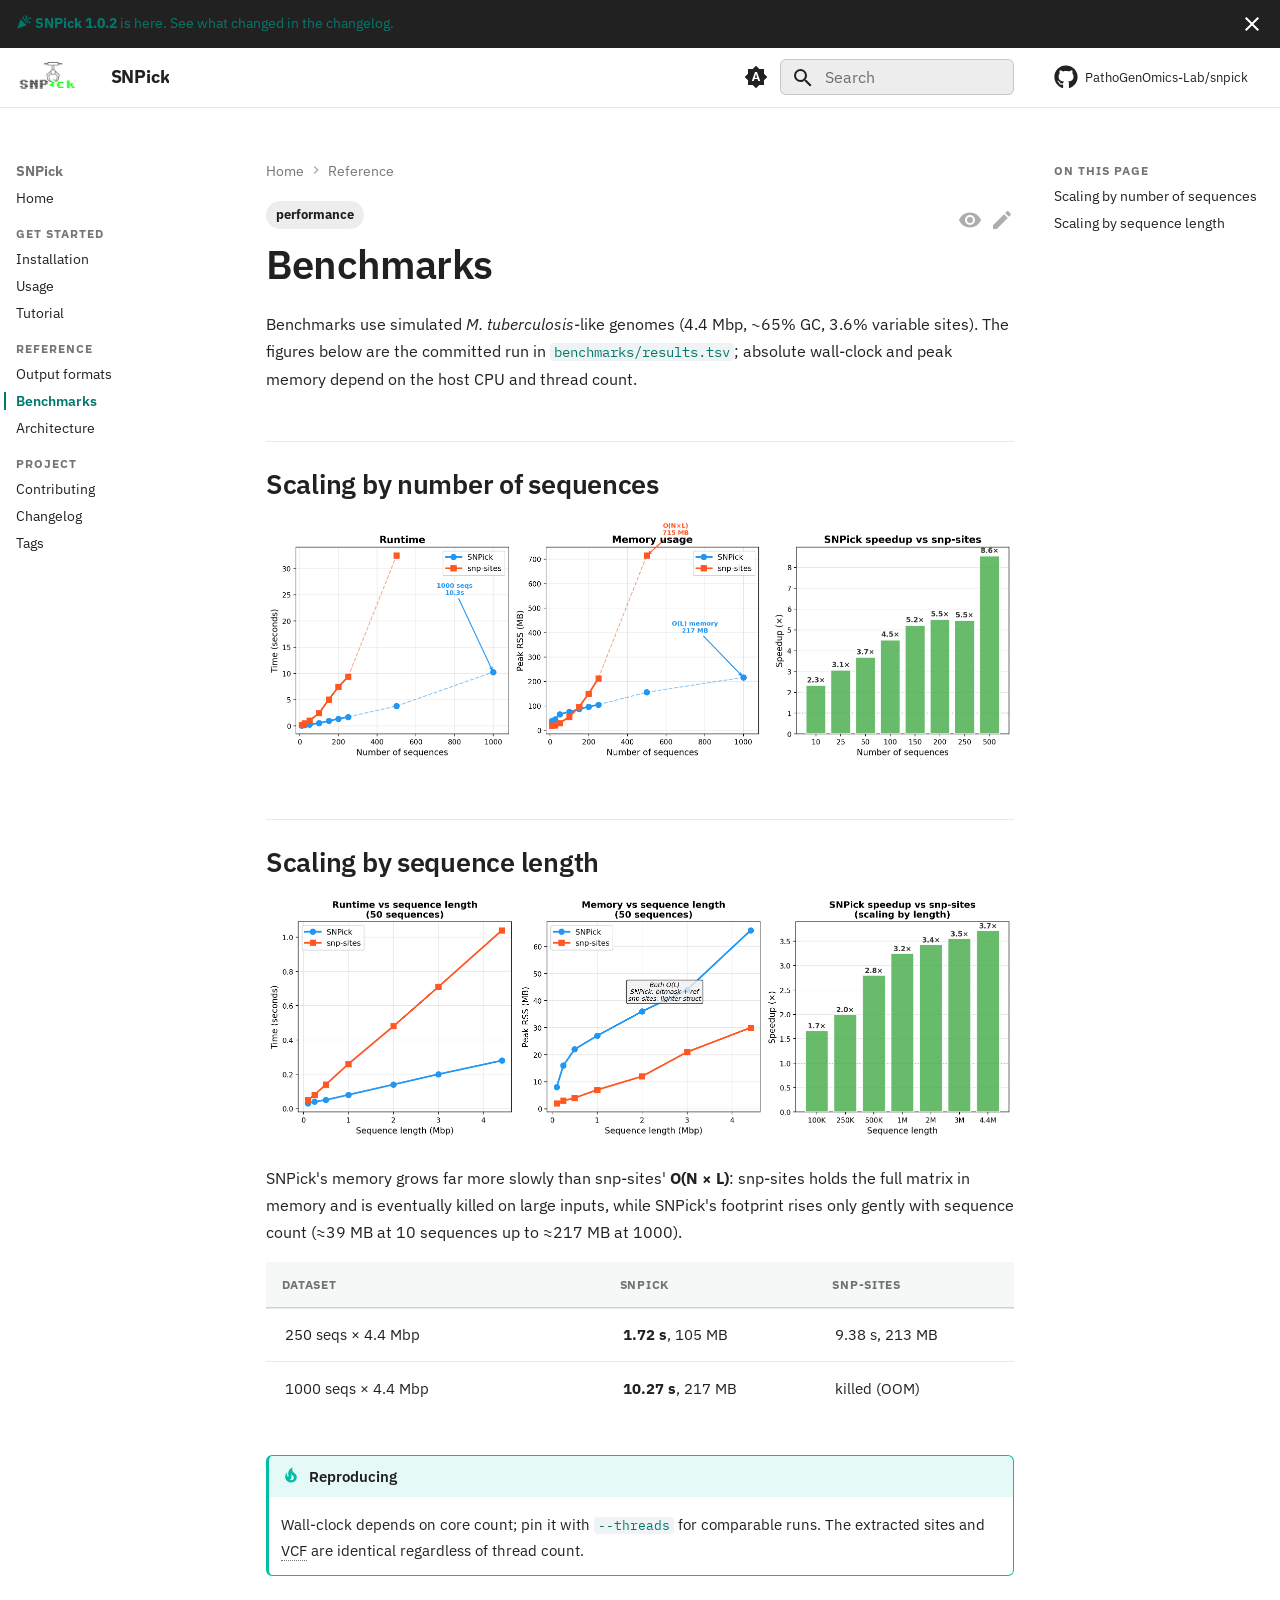
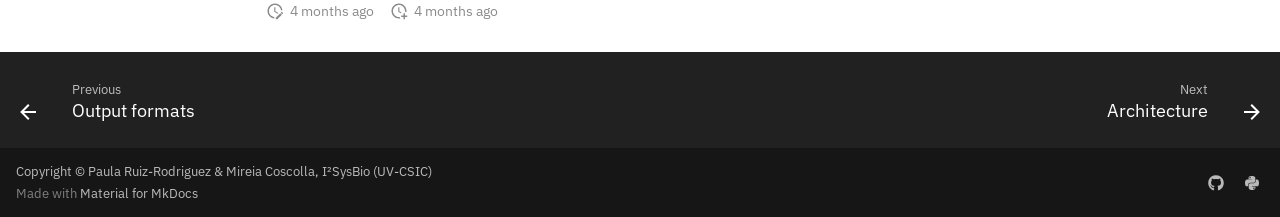
<file: benchmarks/index.html>
<!DOCTYPE html><html lang=en class=no-js><head><meta charset=utf-8><meta name=viewport content="width=device-width,initial-scale=1"><meta name=description content="Fast, memory-efficient extraction of variable sites from FASTA alignments"><meta name=author content="Paula Ruiz-Rodriguez"><link href=https://pathogenomics-lab.github.io/snpick/benchmarks/ rel=canonical><link href=../output/ rel=prev><link href=../architecture/ rel=next><link rel=icon href=../assets/logo.png><meta name=generator content="mkdocs-1.6.1, mkdocs-material-9.7.7"><title>Benchmarks - SNPick</title><link rel=stylesheet href=../assets/stylesheets/main.ec1eaa64.min.css><link rel=stylesheet href=../assets/stylesheets/palette.ab4e12ef.min.css><link rel=preconnect href=https://fonts.gstatic.com crossorigin><link rel=stylesheet href="https://fonts.googleapis.com/css?family=IBM+Plex+Sans:300,300i,400,400i,700,700i%7CIBM+Plex+Mono:400,400i,700,700i&display=fallback"><style>:root{--md-text-font:"IBM Plex Sans";--md-code-font:"IBM Plex Mono"}</style><link rel=stylesheet href=../css/timeago.css><link rel=stylesheet href=../stylesheets/extra.css><script>__md_scope=new URL("..",location),__md_hash=e=>[...e].reduce(((e,_)=>(e<<5)-e+_.charCodeAt(0)),0),__md_get=(e,_=localStorage,t=__md_scope)=>JSON.parse(_.getItem(t.pathname+"."+e)),__md_set=(e,_,t=localStorage,a=__md_scope)=>{try{t.setItem(a.pathname+"."+e,JSON.stringify(_))}catch(e){}}</script><meta property=og:type content=website><meta property=og:title content="Benchmarks - SNPick"><meta property=og:description content="Fast, memory-efficient extraction of variable sites from FASTA alignments"><meta property=og:image content=https://pathogenomics-lab.github.io/snpick/assets/images/social/benchmarks.png><meta property=og:image:type content=image/png><meta property=og:image:width content=1200><meta property=og:image:height content=630><meta content=https://pathogenomics-lab.github.io/snpick/benchmarks/ property=og:url><meta property=twitter:card content=summary_large_image><meta property=twitter:title content="Benchmarks - SNPick"><meta property=twitter:description content="Fast, memory-efficient extraction of variable sites from FASTA alignments"><meta property=twitter:image content=https://pathogenomics-lab.github.io/snpick/assets/images/social/benchmarks.png><link href=../assets/stylesheets/glightbox.min.css rel=stylesheet><script src=../assets/javascripts/glightbox.min.js></script><style id=glightbox-style>
            html.glightbox-open { overflow: initial; height: 100%; }
            .gslide-title { margin-top: 0px; user-select: text; }
            .gslide-desc { color: #666; user-select: text; }
            .gslide-image img { background: white; }
            .gscrollbar-fixer { padding-right: 15px; }
            .gdesc-inner { font-size: 0.75rem; }
            body[data-md-color-scheme="slate"] .gdesc-inner { background: var(--md-default-bg-color); }
            body[data-md-color-scheme="slate"] .gslide-title { color: var(--md-default-fg-color); }
            body[data-md-color-scheme="slate"] .gslide-desc { color: var(--md-default-fg-color); }
        </style></head> <body dir=ltr data-md-color-scheme=default data-md-color-primary=indigo data-md-color-accent=indigo> <input class=md-toggle data-md-toggle=drawer type=checkbox id=__drawer autocomplete=off> <input class=md-toggle data-md-toggle=search type=checkbox id=__search autocomplete=off> <label class=md-overlay for=__drawer></label> <div data-md-component=skip> <a href=#benchmarks class=md-skip> Skip to content </a> </div> <div data-md-component=announce> <aside class=md-banner> <div class="md-banner__inner md-grid md-typeset"> <button class="md-banner__button md-icon" aria-label="Don't show this again"> <svg xmlns=http://www.w3.org/2000/svg viewbox="0 0 24 24"><path d="M19 6.41 17.59 5 12 10.59 6.41 5 5 6.41 10.59 12 5 17.59 6.41 19 12 13.41 17.59 19 19 17.59 13.41 12z"></path></svg> </button> <a href=../changelog/ > <span class=twemoji> <svg xmlns=http://www.w3.org/2000/svg viewbox="0 0 24 24"><path d="m14.53 1.45-1.08 1.08 1.6 1.6q.33.375.33.87c0 .495-.11.64-.33.86L11.5 9.47l1 1.08 3.63-3.61c.53-.59.79-1.24.79-1.94s-.26-1.36-.79-1.95zm-3.98 2.02L9.47 4.55l.61.56c.22.22.33.52.33.89s-.11.67-.33.89l-.61.56 1.08 1.08.56-.61c.53-.59.8-1.23.8-1.92 0-.72-.27-1.37-.8-1.97zM21 5.06c-.69 0-1.33.27-1.92.8l-5.63 5.64 1.08 1 5.58-5.56c.25-.25.55-.38.89-.38s.64.13.89.38l.61.61 1.03-1.08-.56-.61c-.59-.53-1.25-.8-1.97-.8M7 8 2 22l14-5zm12 3.06c-.7 0-1.34.27-1.94.8l-1.59 1.59 1.08 1.08 1.59-1.59c.25-.25.53-.38.86-.38s.63.13.88.38l1.62 1.59 1.05-1.03-1.6-1.64c-.59-.53-1.25-.8-1.95-.8"></path></svg> </span> <strong>SNPick 1.0.2</strong> is here. See what changed in the changelog. </a> </div> <script>var el=document.querySelector("[data-md-component=announce]");if(el){var content=el.querySelector(".md-typeset");__md_hash(content.innerHTML)===__md_get("__announce")&&(el.hidden=!0)}</script> </aside> </div> <header class="md-header md-header--shadow" data-md-component=header> <nav class="md-header__inner md-grid" aria-label=Header> <a href=.. title=SNPick class="md-header__button md-logo" aria-label=SNPick data-md-component=logo> <img src=../assets/logo.png alt=SNPick class="sp-logo sp-logo--light"> <img src=../assets/logo-dark.png alt=SNPick class="sp-logo sp-logo--dark"> </a> <label class="md-header__button md-icon" for=__drawer> <svg xmlns=http://www.w3.org/2000/svg viewbox="0 0 24 24"><path d="M3 6h18v2H3zm0 5h18v2H3zm0 5h18v2H3z"></path></svg> </label> <div class=md-header__title data-md-component=header-title> <div class=md-header__ellipsis> <div class=md-header__topic> <span class=md-ellipsis> SNPick </span> </div> <div class=md-header__topic data-md-component=header-topic> <span class=md-ellipsis> Benchmarks </span> </div> </div> </div> <form class=md-header__option data-md-component=palette> <input class=md-option data-md-color-media=(prefers-color-scheme) data-md-color-scheme=default data-md-color-primary=indigo data-md-color-accent=indigo aria-label="Switch to light mode" type=radio name=__palette id=__palette_0> <label class="md-header__button md-icon" title="Switch to light mode" for=__palette_1 hidden> <svg xmlns=http://www.w3.org/2000/svg viewbox="0 0 24 24"><path d="m14.3 16-.7-2h-3.2l-.7 2H7.8L11 7h2l3.2 9zM20 8.69V4h-4.69L12 .69 8.69 4H4v4.69L.69 12 4 15.31V20h4.69L12 23.31 15.31 20H20v-4.69L23.31 12zm-9.15 3.96h2.3L12 9z"></path></svg> </label> <input class=md-option data-md-color-media="(prefers-color-scheme: light)" data-md-color-scheme=default data-md-color-primary=white data-md-color-accent=teal aria-label="Switch to dark mode" type=radio name=__palette id=__palette_1> <label class="md-header__button md-icon" title="Switch to dark mode" for=__palette_2 hidden> <svg xmlns=http://www.w3.org/2000/svg viewbox="0 0 24 24"><path d="m17.75 4.09-2.53 1.94.91 3.06-2.63-1.81-2.63 1.81.91-3.06-2.53-1.94L12.44 4l1.06-3 1.06 3zm3.5 6.91-1.64 1.25.59 1.98-1.7-1.17-1.7 1.17.59-1.98L15.75 11l2.06-.05L18.5 9l.69 1.95zm-2.28 4.95c.83-.08 1.72 1.1 1.19 1.85-.32.45-.66.87-1.08 1.27C15.17 23 8.84 23 4.94 19.07c-3.91-3.9-3.91-10.24 0-14.14.4-.4.82-.76 1.27-1.08.75-.53 1.93.36 1.85 1.19-.27 2.86.69 5.83 2.89 8.02a9.96 9.96 0 0 0 8.02 2.89m-1.64 2.02a12.08 12.08 0 0 1-7.8-3.47c-2.17-2.19-3.33-5-3.49-7.82-2.81 3.14-2.7 7.96.31 10.98 3.02 3.01 7.84 3.12 10.98.31"></path></svg> </label> <input class=md-option data-md-color-media="(prefers-color-scheme: dark)" data-md-color-scheme=slate data-md-color-primary=black data-md-color-accent=teal aria-label="Follow the system setting" type=radio name=__palette id=__palette_2> <label class="md-header__button md-icon" title="Follow the system setting" for=__palette_0 hidden> <svg xmlns=http://www.w3.org/2000/svg viewbox="0 0 24 24"><path d="m14.3 16-.7-2h-3.2l-.7 2H7.8L11 7h2l3.2 9zM20 8.69V4h-4.69L12 .69 8.69 4H4v4.69L.69 12 4 15.31V20h4.69L12 23.31 15.31 20H20v-4.69L23.31 12zm-9.15 3.96h2.3L12 9z"></path></svg> </label> </form> <script>var palette=__md_get("__palette");if(palette&&palette.color){if("(prefers-color-scheme)"===palette.color.media){var media=matchMedia("(prefers-color-scheme: light)"),input=document.querySelector(media.matches?"[data-md-color-media='(prefers-color-scheme: light)']":"[data-md-color-media='(prefers-color-scheme: dark)']");palette.color.media=input.getAttribute("data-md-color-media"),palette.color.scheme=input.getAttribute("data-md-color-scheme"),palette.color.primary=input.getAttribute("data-md-color-primary"),palette.color.accent=input.getAttribute("data-md-color-accent")}for(var[key,value]of Object.entries(palette.color))document.body.setAttribute("data-md-color-"+key,value)}</script> <label class="md-header__button md-icon" for=__search> <svg xmlns=http://www.w3.org/2000/svg viewbox="0 0 24 24"><path d="M9.5 3A6.5 6.5 0 0 1 16 9.5c0 1.61-.59 3.09-1.56 4.23l.27.27h.79l5 5-1.5 1.5-5-5v-.79l-.27-.27A6.52 6.52 0 0 1 9.5 16 6.5 6.5 0 0 1 3 9.5 6.5 6.5 0 0 1 9.5 3m0 2C7 5 5 7 5 9.5S7 14 9.5 14 14 12 14 9.5 12 5 9.5 5"></path></svg> </label> <div class=md-search data-md-component=search role=dialog> <label class=md-search__overlay for=__search></label> <div class=md-search__inner role=search> <form class=md-search__form name=search> <input type=text class=md-search__input name=query aria-label=Search placeholder=Search autocapitalize=off autocorrect=off autocomplete=off spellcheck=false data-md-component=search-query required> <label class="md-search__icon md-icon" for=__search> <svg xmlns=http://www.w3.org/2000/svg viewbox="0 0 24 24"><path d="M9.5 3A6.5 6.5 0 0 1 16 9.5c0 1.61-.59 3.09-1.56 4.23l.27.27h.79l5 5-1.5 1.5-5-5v-.79l-.27-.27A6.52 6.52 0 0 1 9.5 16 6.5 6.5 0 0 1 3 9.5 6.5 6.5 0 0 1 9.5 3m0 2C7 5 5 7 5 9.5S7 14 9.5 14 14 12 14 9.5 12 5 9.5 5"></path></svg> <svg xmlns=http://www.w3.org/2000/svg viewbox="0 0 24 24"><path d="M20 11v2H8l5.5 5.5-1.42 1.42L4.16 12l7.92-7.92L13.5 5.5 8 11z"></path></svg> </label> <nav class=md-search__options aria-label=Search> <a href=javascript:void(0) class="md-search__icon md-icon" title=Share aria-label=Share data-clipboard data-clipboard-text data-md-component=search-share tabindex=-1> <svg xmlns=http://www.w3.org/2000/svg viewbox="0 0 24 24"><path d="M18 16.08c-.76 0-1.44.3-1.96.77L8.91 12.7c.05-.23.09-.46.09-.7s-.04-.47-.09-.7l7.05-4.11c.54.5 1.25.81 2.04.81a3 3 0 0 0 3-3 3 3 0 0 0-3-3 3 3 0 0 0-3 3c0 .24.04.47.09.7L8.04 9.81C7.5 9.31 6.79 9 6 9a3 3 0 0 0-3 3 3 3 0 0 0 3 3c.79 0 1.5-.31 2.04-.81l7.12 4.15c-.05.21-.08.43-.08.66 0 1.61 1.31 2.91 2.92 2.91s2.92-1.3 2.92-2.91A2.92 2.92 0 0 0 18 16.08"></path></svg> </a> <button type=reset class="md-search__icon md-icon" title=Clear aria-label=Clear tabindex=-1> <svg xmlns=http://www.w3.org/2000/svg viewbox="0 0 24 24"><path d="M19 6.41 17.59 5 12 10.59 6.41 5 5 6.41 10.59 12 5 17.59 6.41 19 12 13.41 17.59 19 19 17.59 13.41 12z"></path></svg> </button> </nav> <div class=md-search__suggest data-md-component=search-suggest></div> </form> <div class=md-search__output> <div class=md-search__scrollwrap tabindex=0 data-md-scrollfix> <div class=md-search-result data-md-component=search-result> <div class=md-search-result__meta> Initializing search </div> <ol class=md-search-result__list role=presentation></ol> </div> </div> </div> </div> </div> <div class=md-header__source> <a href=https://github.com/PathoGenOmics-Lab/snpick title="Go to repository" class=md-source data-md-component=source> <div class="md-source__icon md-icon"> <svg xmlns=http://www.w3.org/2000/svg viewbox="0 0 512 512"><!-- Font Awesome Free 7.1.0 by @fontawesome - https://fontawesome.com License - https://fontawesome.com/license/free (Icons: CC BY 4.0, Fonts: SIL OFL 1.1, Code: MIT License) Copyright 2025 Fonticons, Inc.--><path d="M173.9 397.4c0 2-2.3 3.6-5.2 3.6-3.3.3-5.6-1.3-5.6-3.6 0-2 2.3-3.6 5.2-3.6 3-.3 5.6 1.3 5.6 3.6m-31.1-4.5c-.7 2 1.3 4.3 4.3 4.9 2.6 1 5.6 0 6.2-2s-1.3-4.3-4.3-5.2c-2.6-.7-5.5.3-6.2 2.3m44.2-1.7c-2.9.7-4.9 2.6-4.6 4.9.3 2 2.9 3.3 5.9 2.6 2.9-.7 4.9-2.6 4.6-4.6-.3-1.9-3-3.2-5.9-2.9M252.8 8C114.1 8 8 113.3 8 252c0 110.9 69.8 205.8 169.5 239.2 12.8 2.3 17.3-5.6 17.3-12.1 0-6.2-.3-40.4-.3-61.4 0 0-70 15-84.7-29.8 0 0-11.4-29.1-27.8-36.6 0 0-22.9-15.7 1.6-15.4 0 0 24.9 2 38.6 25.8 21.9 38.6 58.6 27.5 72.9 20.9 2.3-16 8.8-27.1 16-33.7-55.9-6.2-112.3-14.3-112.3-110.5 0-27.5 7.6-41.3 23.6-58.9-2.6-6.5-11.1-33.3 2.6-67.9 20.9-6.5 69 27 69 27 20-5.6 41.5-8.5 62.8-8.5s42.8 2.9 62.8 8.5c0 0 48.1-33.6 69-27 13.7 34.7 5.2 61.4 2.6 67.9 16 17.7 25.8 31.5 25.8 58.9 0 96.5-58.9 104.2-114.8 110.5 9.2 7.9 17 22.9 17 46.4 0 33.7-.3 75.4-.3 83.6 0 6.5 4.6 14.4 17.3 12.1C436.2 457.8 504 362.9 504 252 504 113.3 391.5 8 252.8 8M105.2 352.9c-1.3 1-1 3.3.7 5.2 1.6 1.6 3.9 2.3 5.2 1 1.3-1 1-3.3-.7-5.2-1.6-1.6-3.9-2.3-5.2-1m-10.8-8.1c-.7 1.3.3 2.9 2.3 3.9 1.6 1 3.6.7 4.3-.7.7-1.3-.3-2.9-2.3-3.9-2-.6-3.6-.3-4.3.7m32.4 35.6c-1.6 1.3-1 4.3 1.3 6.2 2.3 2.3 5.2 2.6 6.5 1 1.3-1.3.7-4.3-1.3-6.2-2.2-2.3-5.2-2.6-6.5-1m-11.4-14.7c-1.6 1-1.6 3.6 0 5.9s4.3 3.3 5.6 2.3c1.6-1.3 1.6-3.9 0-6.2-1.4-2.3-4-3.3-5.6-2"></path></svg> </div> <div class=md-source__repository> PathoGenOmics-Lab/snpick </div> </a> </div> </nav> </header> <div class=md-container data-md-component=container> <main class=md-main data-md-component=main> <div class="md-main__inner md-grid"> <div class="md-sidebar md-sidebar--primary" data-md-component=sidebar data-md-type=navigation> <div class=md-sidebar__scrollwrap> <div class=md-sidebar__inner> <nav class="md-nav md-nav--primary" aria-label=Navigation data-md-level=0> <label class=md-nav__title for=__drawer> <a href=.. title=SNPick class="md-nav__button md-logo" aria-label=SNPick data-md-component=logo> <img src=../assets/logo.png alt=SNPick class="sp-logo sp-logo--light"> <img src=../assets/logo-dark.png alt=SNPick class="sp-logo sp-logo--dark"> </a> SNPick </label> <div class=md-nav__source> <a href=https://github.com/PathoGenOmics-Lab/snpick title="Go to repository" class=md-source data-md-component=source> <div class="md-source__icon md-icon"> <svg xmlns=http://www.w3.org/2000/svg viewbox="0 0 512 512"><!-- Font Awesome Free 7.1.0 by @fontawesome - https://fontawesome.com License - https://fontawesome.com/license/free (Icons: CC BY 4.0, Fonts: SIL OFL 1.1, Code: MIT License) Copyright 2025 Fonticons, Inc.--><path d="M173.9 397.4c0 2-2.3 3.6-5.2 3.6-3.3.3-5.6-1.3-5.6-3.6 0-2 2.3-3.6 5.2-3.6 3-.3 5.6 1.3 5.6 3.6m-31.1-4.5c-.7 2 1.3 4.3 4.3 4.9 2.6 1 5.6 0 6.2-2s-1.3-4.3-4.3-5.2c-2.6-.7-5.5.3-6.2 2.3m44.2-1.7c-2.9.7-4.9 2.6-4.6 4.9.3 2 2.9 3.3 5.9 2.6 2.9-.7 4.9-2.6 4.6-4.6-.3-1.9-3-3.2-5.9-2.9M252.8 8C114.1 8 8 113.3 8 252c0 110.9 69.8 205.8 169.5 239.2 12.8 2.3 17.3-5.6 17.3-12.1 0-6.2-.3-40.4-.3-61.4 0 0-70 15-84.7-29.8 0 0-11.4-29.1-27.8-36.6 0 0-22.9-15.7 1.6-15.4 0 0 24.9 2 38.6 25.8 21.9 38.6 58.6 27.5 72.9 20.9 2.3-16 8.8-27.1 16-33.7-55.9-6.2-112.3-14.3-112.3-110.5 0-27.5 7.6-41.3 23.6-58.9-2.6-6.5-11.1-33.3 2.6-67.9 20.9-6.5 69 27 69 27 20-5.6 41.5-8.5 62.8-8.5s42.8 2.9 62.8 8.5c0 0 48.1-33.6 69-27 13.7 34.7 5.2 61.4 2.6 67.9 16 17.7 25.8 31.5 25.8 58.9 0 96.5-58.9 104.2-114.8 110.5 9.2 7.9 17 22.9 17 46.4 0 33.7-.3 75.4-.3 83.6 0 6.5 4.6 14.4 17.3 12.1C436.2 457.8 504 362.9 504 252 504 113.3 391.5 8 252.8 8M105.2 352.9c-1.3 1-1 3.3.7 5.2 1.6 1.6 3.9 2.3 5.2 1 1.3-1 1-3.3-.7-5.2-1.6-1.6-3.9-2.3-5.2-1m-10.8-8.1c-.7 1.3.3 2.9 2.3 3.9 1.6 1 3.6.7 4.3-.7.7-1.3-.3-2.9-2.3-3.9-2-.6-3.6-.3-4.3.7m32.4 35.6c-1.6 1.3-1 4.3 1.3 6.2 2.3 2.3 5.2 2.6 6.5 1 1.3-1.3.7-4.3-1.3-6.2-2.2-2.3-5.2-2.6-6.5-1m-11.4-14.7c-1.6 1-1.6 3.6 0 5.9s4.3 3.3 5.6 2.3c1.6-1.3 1.6-3.9 0-6.2-1.4-2.3-4-3.3-5.6-2"></path></svg> </div> <div class=md-source__repository> PathoGenOmics-Lab/snpick </div> </a> </div> <ul class=md-nav__list data-md-scrollfix> <li class=md-nav__item> <a href=.. class=md-nav__link> <span class=md-ellipsis> Home </span> </a> </li> <li class="md-nav__item md-nav__item--section md-nav__item--nested"> <input class="md-nav__toggle md-toggle " type=checkbox id=__nav_2> <label class=md-nav__link for=__nav_2 id=__nav_2_label tabindex> <span class=md-ellipsis> Get started </span> <span class="md-nav__icon md-icon"></span> </label> <nav class=md-nav data-md-level=1 aria-labelledby=__nav_2_label aria-expanded=false> <label class=md-nav__title for=__nav_2> <span class="md-nav__icon md-icon"></span> Get started </label> <ul class=md-nav__list data-md-scrollfix> <li class=md-nav__item> <a href=../installation/ class=md-nav__link> <span class=md-ellipsis> Installation </span> </a> </li> <li class=md-nav__item> <a href=../usage/ class=md-nav__link> <span class=md-ellipsis> Usage </span> </a> </li> <li class=md-nav__item> <a href=../tutorials/tutorial/ class=md-nav__link> <span class=md-ellipsis> Tutorial </span> </a> </li> </ul> </nav> </li> <li class="md-nav__item md-nav__item--active md-nav__item--section md-nav__item--nested"> <input class="md-nav__toggle md-toggle " type=checkbox id=__nav_3 checked> <label class=md-nav__link for=__nav_3 id=__nav_3_label tabindex> <span class=md-ellipsis> Reference </span> <span class="md-nav__icon md-icon"></span> </label> <nav class=md-nav data-md-level=1 aria-labelledby=__nav_3_label aria-expanded=true> <label class=md-nav__title for=__nav_3> <span class="md-nav__icon md-icon"></span> Reference </label> <ul class=md-nav__list data-md-scrollfix> <li class=md-nav__item> <a href=../output/ class=md-nav__link> <span class=md-ellipsis> Output formats </span> </a> </li> <li class="md-nav__item md-nav__item--active"> <input class="md-nav__toggle md-toggle" type=checkbox id=__toc> <label class="md-nav__link md-nav__link--active" for=__toc> <span class=md-ellipsis> Benchmarks </span> <span class="md-nav__icon md-icon"></span> </label> <a href=./ class="md-nav__link md-nav__link--active"> <span class=md-ellipsis> Benchmarks </span> </a> <nav class="md-nav md-nav--secondary" aria-label="On this page"> <label class=md-nav__title for=__toc> <span class="md-nav__icon md-icon"></span> On this page </label> <ul class=md-nav__list data-md-component=toc data-md-scrollfix> <li class=md-nav__item> <a href=#scaling-by-number-of-sequences class=md-nav__link> <span class=md-ellipsis> Scaling by number of sequences </span> </a> </li> <li class=md-nav__item> <a href=#scaling-by-sequence-length class=md-nav__link> <span class=md-ellipsis> Scaling by sequence length </span> </a> </li> </ul> </nav> </li> <li class=md-nav__item> <a href=../architecture/ class=md-nav__link> <span class=md-ellipsis> Architecture </span> </a> </li> </ul> </nav> </li> <li class="md-nav__item md-nav__item--section md-nav__item--nested"> <input class="md-nav__toggle md-toggle " type=checkbox id=__nav_4> <label class=md-nav__link for=__nav_4 id=__nav_4_label tabindex> <span class=md-ellipsis> Project </span> <span class="md-nav__icon md-icon"></span> </label> <nav class=md-nav data-md-level=1 aria-labelledby=__nav_4_label aria-expanded=false> <label class=md-nav__title for=__nav_4> <span class="md-nav__icon md-icon"></span> Project </label> <ul class=md-nav__list data-md-scrollfix> <li class=md-nav__item> <a href=../contributing/ class=md-nav__link> <span class=md-ellipsis> Contributing </span> </a> </li> <li class=md-nav__item> <a href=../changelog/ class=md-nav__link> <span class=md-ellipsis> Changelog </span> </a> </li> <li class=md-nav__item> <a href=../tags/ class=md-nav__link> <span class=md-ellipsis> Tags </span> </a> </li> </ul> </nav> </li> </ul> </nav> </div> </div> </div> <div class="md-sidebar md-sidebar--secondary" data-md-component=sidebar data-md-type=toc> <div class=md-sidebar__scrollwrap> <div class=md-sidebar__inner> <nav class="md-nav md-nav--secondary" aria-label="On this page"> <label class=md-nav__title for=__toc> <span class="md-nav__icon md-icon"></span> On this page </label> <ul class=md-nav__list data-md-component=toc data-md-scrollfix> <li class=md-nav__item> <a href=#scaling-by-number-of-sequences class=md-nav__link> <span class=md-ellipsis> Scaling by number of sequences </span> </a> </li> <li class=md-nav__item> <a href=#scaling-by-sequence-length class=md-nav__link> <span class=md-ellipsis> Scaling by sequence length </span> </a> </li> </ul> </nav> </div> </div> </div> <div class=md-content data-md-component=content> <nav class=md-path aria-label=Navigation> <ol class=md-path__list> <li class=md-path__item> <a href=.. class=md-path__link> <span class=md-ellipsis> Home </span> </a> </li> <li class=md-path__item> <a href=../output/ class=md-path__link> <span class=md-ellipsis> Reference </span> </a> </li> </ol> </nav> <article class="md-content__inner md-typeset"> <nav class=md-tags> <a href=../tags/#tag:performance class=md-tag>performance</a> </nav> <a href=https://github.com/PathoGenOmics-Lab/snpick/edit/main/docs/benchmarks.md title="Edit this page" class="md-content__button md-icon" rel=edit> <svg xmlns=http://www.w3.org/2000/svg viewbox="0 0 24 24"><path d="M20.71 7.04c.39-.39.39-1.04 0-1.41l-2.34-2.34c-.37-.39-1.02-.39-1.41 0l-1.84 1.83 3.75 3.75M3 17.25V21h3.75L17.81 9.93l-3.75-3.75z"></path></svg> </a> <a href=https://github.com/PathoGenOmics-Lab/snpick/raw/main/docs/benchmarks.md title="View source of this page" class="md-content__button md-icon"> <svg xmlns=http://www.w3.org/2000/svg viewbox="0 0 24 24"><path d="M12 9a3 3 0 0 0-3 3 3 3 0 0 0 3 3 3 3 0 0 0 3-3 3 3 0 0 0-3-3m0 8a5 5 0 0 1-5-5 5 5 0 0 1 5-5 5 5 0 0 1 5 5 5 5 0 0 1-5 5m0-12.5C7 4.5 2.73 7.61 1 12c1.73 4.39 6 7.5 11 7.5s9.27-3.11 11-7.5c-1.73-4.39-6-7.5-11-7.5"></path></svg> </a> <h1 id=benchmarks>Benchmarks<a class=headerlink href=#benchmarks title="Permanent link">¶</a></h1> <p>Benchmarks use simulated <em>M. tuberculosis</em>-like genomes (4.4 Mbp, ~65% GC, 3.6% variable sites). The figures below are the committed run in <a href=https://github.com/PathoGenOmics-Lab/snpick/blob/main/benchmarks/results.tsv><code>benchmarks/results.tsv</code></a>; absolute wall-clock and peak memory depend on the host CPU and thread count.</p> <h2 id=scaling-by-number-of-sequences>Scaling by number of sequences<a class=headerlink href=#scaling-by-number-of-sequences title="Permanent link">¶</a></h2> <p align=center> <a class=glightbox data-type=image data-width=auto data-height=auto href=../assets/benchmark.png data-desc-position=bottom><img src=../assets/benchmark.png alt="Benchmark: sequence scaling" width=760></a> </p> <h2 id=scaling-by-sequence-length>Scaling by sequence length<a class=headerlink href=#scaling-by-sequence-length title="Permanent link">¶</a></h2> <p align=center> <a class=glightbox data-type=image data-width=auto data-height=auto href=../assets/benchmark_length.png data-desc-position=bottom><img src=../assets/benchmark_length.png alt="Benchmark: length scaling" width=760></a> </p> <p>SNPick's memory grows far more slowly than snp-sites' <strong>O(N × L)</strong>: snp-sites holds the full matrix in memory and is eventually killed on large inputs, while SNPick's footprint rises only gently with sequence count (≈39 MB at 10 sequences up to ≈217 MB at 1000).</p> <table> <thead> <tr> <th>Dataset</th> <th>SNPick</th> <th>snp-sites</th> </tr> </thead> <tbody> <tr> <td>250 seqs × 4.4 Mbp</td> <td><strong>1.72 s</strong>, 105 MB</td> <td>9.38 s, 213 MB</td> </tr> <tr> <td>1000 seqs × 4.4 Mbp</td> <td><strong>10.27 s</strong>, 217 MB</td> <td>killed (OOM)</td> </tr> </tbody> </table> <div class="admonition tip"> <p class=admonition-title>Reproducing</p> <p>Wall-clock depends on core count; pin it with <a href=../usage/#core><code>--threads</code></a> for comparable runs. The extracted sites and <abbr title="Variant Call Format">VCF</abbr> are identical regardless of thread count.</p> </div> <aside class=md-source-file> <span class=md-source-file__fact> <span class=md-icon title="Last update"> <svg xmlns=http://www.w3.org/2000/svg viewbox="0 0 24 24"><path d="M21 13.1c-.1 0-.3.1-.4.2l-1 1 2.1 2.1 1-1c.2-.2.2-.6 0-.8l-1.3-1.3c-.1-.1-.2-.2-.4-.2m-1.9 1.8-6.1 6V23h2.1l6.1-6.1zM12.5 7v5.2l4 2.4-1 1L11 13V7zM11 21.9c-5.1-.5-9-4.8-9-9.9C2 6.5 6.5 2 12 2c5.3 0 9.6 4.1 10 9.3-.3-.1-.6-.2-1-.2s-.7.1-1 .2C19.6 7.2 16.2 4 12 4c-4.4 0-8 3.6-8 8 0 4.1 3.1 7.5 7.1 7.9l-.1.2z"></path></svg> </span> <span class="git-revision-date-localized-plugin git-revision-date-localized-plugin-timeago" title="July 19, 2026 07:24:03 UTC"><span class=timeago datetime=2026-07-19T07:24:03+00:00 locale=en></span></span><span class="git-revision-date-localized-plugin git-revision-date-localized-plugin-iso_date" title="July 19, 2026 07:24:03 UTC">2026-07-19</span> </span> <span class=md-source-file__fact> <span class=md-icon title=Created> <svg xmlns=http://www.w3.org/2000/svg viewbox="0 0 24 24"><path d="M14.47 15.08 11 13V7h1.5v5.25l3.08 1.83c-.41.28-.79.62-1.11 1m-1.39 4.84c-.36.05-.71.08-1.08.08-4.42 0-8-3.58-8-8s3.58-8 8-8 8 3.58 8 8c0 .37-.03.72-.08 1.08.69.1 1.33.32 1.92.64.1-.56.16-1.13.16-1.72 0-5.5-4.5-10-10-10S2 6.5 2 12s4.47 10 10 10c.59 0 1.16-.06 1.72-.16-.32-.59-.54-1.23-.64-1.92M18 15v3h-3v2h3v3h2v-3h3v-2h-3v-3z"></path></svg> </span> <span class="git-revision-date-localized-plugin git-revision-date-localized-plugin-timeago" title="July 18, 2026 16:17:32 UTC"><span class=timeago datetime=2026-07-18T16:17:32+00:00 locale=en></span></span><span class="git-revision-date-localized-plugin git-revision-date-localized-plugin-iso_date" title="July 18, 2026 16:17:32 UTC">2026-07-18</span> </span> </aside> </article> </div> <script>var tabs=__md_get("__tabs");if(Array.isArray(tabs))e:for(var set of document.querySelectorAll(".tabbed-set")){var labels=set.querySelector(".tabbed-labels");for(var tab of tabs)for(var label of labels.getElementsByTagName("label"))if(label.innerText.trim()===tab){var input=document.getElementById(label.htmlFor);input.checked=!0;continue e}}</script> <script>var target=document.getElementById(location.hash.slice(1));target&&target.name&&(target.checked=target.name.startsWith("__tabbed_"))</script> </div> <button type=button class="md-top md-icon" data-md-component=top hidden> <svg xmlns=http://www.w3.org/2000/svg viewbox="0 0 24 24"><path d="M13 20h-2V8l-5.5 5.5-1.42-1.42L12 4.16l7.92 7.92-1.42 1.42L13 8z"></path></svg> Back to top </button> </main> <footer class=md-footer> <nav class="md-footer__inner md-grid" aria-label=Footer> <a href=../output/ class="md-footer__link md-footer__link--prev" aria-label="Previous: Output formats"> <div class="md-footer__button md-icon"> <svg xmlns=http://www.w3.org/2000/svg viewbox="0 0 24 24"><path d="M20 11v2H8l5.5 5.5-1.42 1.42L4.16 12l7.92-7.92L13.5 5.5 8 11z"></path></svg> </div> <div class=md-footer__title> <span class=md-footer__direction> Previous </span> <div class=md-ellipsis> Output formats </div> </div> </a> <a href=../architecture/ class="md-footer__link md-footer__link--next" aria-label="Next: Architecture"> <div class=md-footer__title> <span class=md-footer__direction> Next </span> <div class=md-ellipsis> Architecture </div> </div> <div class="md-footer__button md-icon"> <svg xmlns=http://www.w3.org/2000/svg viewbox="0 0 24 24"><path d="M4 11v2h12l-5.5 5.5 1.42 1.42L19.84 12l-7.92-7.92L10.5 5.5 16 11z"></path></svg> </div> </a> </nav> <div class="md-footer-meta md-typeset"> <div class="md-footer-meta__inner md-grid"> <div class=md-copyright> <div class=md-copyright__highlight> Copyright © Paula Ruiz-Rodriguez &amp; Mireia Coscolla, I²SysBio (UV-CSIC) </div> Made with <a href=https://squidfunk.github.io/mkdocs-material/ target=_blank rel=noopener> Material for MkDocs </a> </div> <div class=md-social> <a href=https://github.com/PathoGenOmics-Lab target=_blank rel=noopener title="PathoGenOmics-Lab on GitHub" class=md-social__link> <svg xmlns=http://www.w3.org/2000/svg viewbox="0 0 512 512"><!-- Font Awesome Free 7.1.0 by @fontawesome - https://fontawesome.com License - https://fontawesome.com/license/free (Icons: CC BY 4.0, Fonts: SIL OFL 1.1, Code: MIT License) Copyright 2025 Fonticons, Inc.--><path d="M173.9 397.4c0 2-2.3 3.6-5.2 3.6-3.3.3-5.6-1.3-5.6-3.6 0-2 2.3-3.6 5.2-3.6 3-.3 5.6 1.3 5.6 3.6m-31.1-4.5c-.7 2 1.3 4.3 4.3 4.9 2.6 1 5.6 0 6.2-2s-1.3-4.3-4.3-5.2c-2.6-.7-5.5.3-6.2 2.3m44.2-1.7c-2.9.7-4.9 2.6-4.6 4.9.3 2 2.9 3.3 5.9 2.6 2.9-.7 4.9-2.6 4.6-4.6-.3-1.9-3-3.2-5.9-2.9M252.8 8C114.1 8 8 113.3 8 252c0 110.9 69.8 205.8 169.5 239.2 12.8 2.3 17.3-5.6 17.3-12.1 0-6.2-.3-40.4-.3-61.4 0 0-70 15-84.7-29.8 0 0-11.4-29.1-27.8-36.6 0 0-22.9-15.7 1.6-15.4 0 0 24.9 2 38.6 25.8 21.9 38.6 58.6 27.5 72.9 20.9 2.3-16 8.8-27.1 16-33.7-55.9-6.2-112.3-14.3-112.3-110.5 0-27.5 7.6-41.3 23.6-58.9-2.6-6.5-11.1-33.3 2.6-67.9 20.9-6.5 69 27 69 27 20-5.6 41.5-8.5 62.8-8.5s42.8 2.9 62.8 8.5c0 0 48.1-33.6 69-27 13.7 34.7 5.2 61.4 2.6 67.9 16 17.7 25.8 31.5 25.8 58.9 0 96.5-58.9 104.2-114.8 110.5 9.2 7.9 17 22.9 17 46.4 0 33.7-.3 75.4-.3 83.6 0 6.5 4.6 14.4 17.3 12.1C436.2 457.8 504 362.9 504 252 504 113.3 391.5 8 252.8 8M105.2 352.9c-1.3 1-1 3.3.7 5.2 1.6 1.6 3.9 2.3 5.2 1 1.3-1 1-3.3-.7-5.2-1.6-1.6-3.9-2.3-5.2-1m-10.8-8.1c-.7 1.3.3 2.9 2.3 3.9 1.6 1 3.6.7 4.3-.7.7-1.3-.3-2.9-2.3-3.9-2-.6-3.6-.3-4.3.7m32.4 35.6c-1.6 1.3-1 4.3 1.3 6.2 2.3 2.3 5.2 2.6 6.5 1 1.3-1.3.7-4.3-1.3-6.2-2.2-2.3-5.2-2.6-6.5-1m-11.4-14.7c-1.6 1-1.6 3.6 0 5.9s4.3 3.3 5.6 2.3c1.6-1.3 1.6-3.9 0-6.2-1.4-2.3-4-3.3-5.6-2"></path></svg> </a> <a href=https://anaconda.org/bioconda/snpick target=_blank rel=noopener title="SNPick on Bioconda" class=md-social__link> <svg xmlns=http://www.w3.org/2000/svg viewbox="0 0 448 512"><!-- Font Awesome Free 7.1.0 by @fontawesome - https://fontawesome.com License - https://fontawesome.com/license/free (Icons: CC BY 4.0, Fonts: SIL OFL 1.1, Code: MIT License) Copyright 2025 Fonticons, Inc.--><path d="M439.8 200.5c-7.7-30.9-22.3-54.2-53.4-54.2h-40.1v47.4c0 36.8-31.2 67.8-66.8 67.8H172.7c-29.2 0-53.4 25-53.4 54.3v101.8c0 29 25.2 46 53.4 54.3 33.8 9.9 66.3 11.7 106.8 0 26.9-7.8 53.4-23.5 53.4-54.3v-40.7H226.2v-13.6h160.2c31.1 0 42.6-21.7 53.4-54.2 11.2-33.5 10.7-65.7 0-108.6M286.2 444.7a20.4 20.4 0 1 1 0-40.7 20.4 20.4 0 1 1 0 40.7M167.8 248.1h106.8c29.7 0 53.4-24.5 53.4-54.3V91.9c0-29-24.4-50.7-53.4-55.6-35.8-5.9-74.7-5.6-106.8.1-45.2 8-53.4 24.7-53.4 55.6v40.7h106.9v13.6h-147c-31.1 0-58.3 18.7-66.8 54.2-9.8 40.7-10.2 66.1 0 108.6 7.6 31.6 25.7 54.2 56.8 54.2H101v-48.8c0-35.3 30.5-66.4 66.8-66.4m-6.6-183.4a20.4 20.4 0 1 1 0 40.8 20.4 20.4 0 1 1 0-40.8"></path></svg> </a> </div> </div> </div> </footer> </div> <div class=md-dialog data-md-component=dialog> <div class="md-dialog__inner md-typeset"></div> </div> <div class=md-progress data-md-component=progress role=progressbar></div> <script id=__config type=application/json>{"annotate": null, "base": "..", "features": ["announce.dismiss", "navigation.instant", "navigation.instant.prefetch", "navigation.instant.progress", "navigation.sections", "navigation.indexes", "navigation.top", "navigation.footer", "navigation.tracking", "navigation.path", "toc.follow", "search.suggest", "search.highlight", "search.share", "content.code.copy", "content.code.annotate", "content.code.select", "content.tabs.link", "content.tooltips", "content.action.edit", "content.action.view"], "search": "../assets/javascripts/workers/search.2c215733.min.js", "tags": null, "translations": {"clipboard.copied": "Copied to clipboard", "clipboard.copy": "Copy to clipboard", "search.result.more.one": "1 more on this page", "search.result.more.other": "# more on this page", "search.result.none": "No matching documents", "search.result.one": "1 matching document", "search.result.other": "# matching documents", "search.result.placeholder": "Type to start searching", "search.result.term.missing": "Missing", "select.version": "Select version"}, "version": null}</script> <script src=../assets/javascripts/bundle.d7400e89.min.js></script> <script src=../js/timeago.min.js></script> <script src=../js/timeago_mkdocs_material.js></script> <script id=init-glightbox>const lightbox = GLightbox({"touchNavigation": true, "loop": false, "zoomable": true, "draggable": true, "openEffect": "zoom", "closeEffect": "zoom", "slideEffect": "slide"});
document$.subscribe(()=>{ lightbox.reload(); });
</script></body></html>
</file>
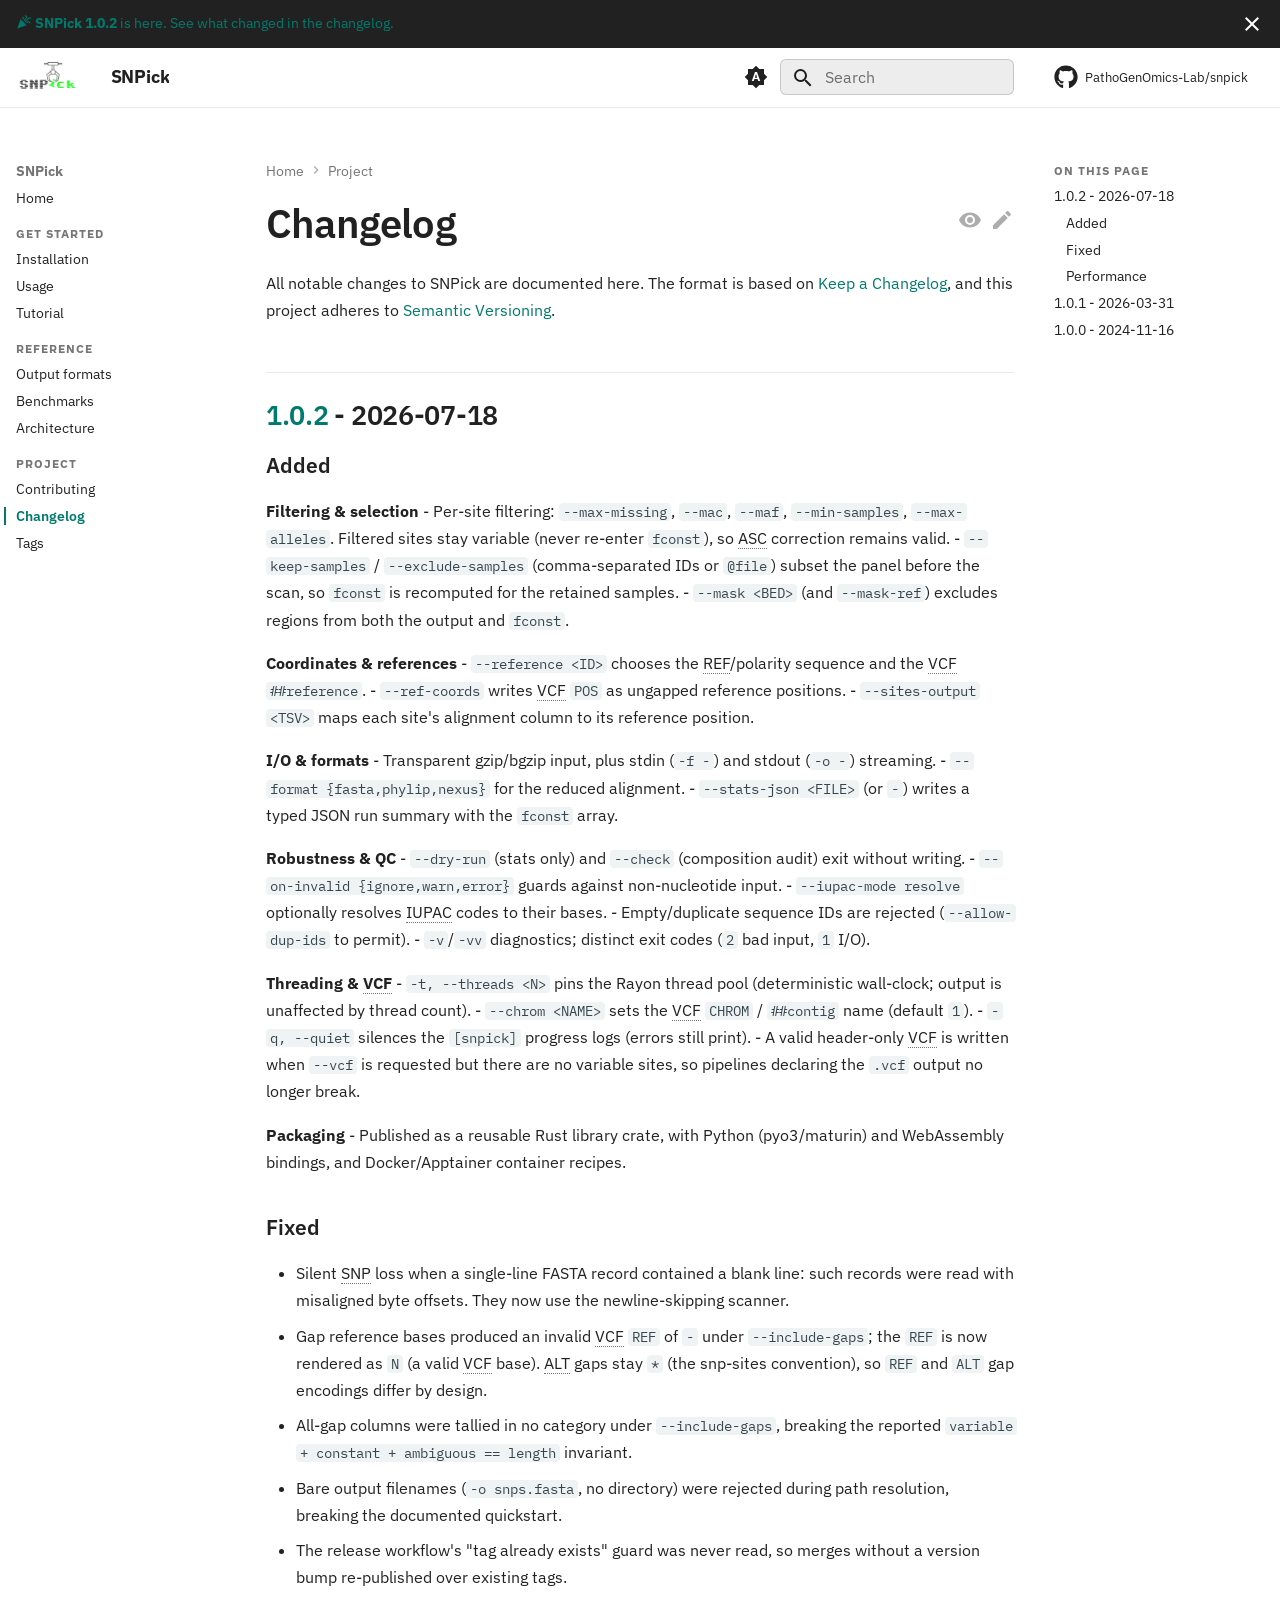
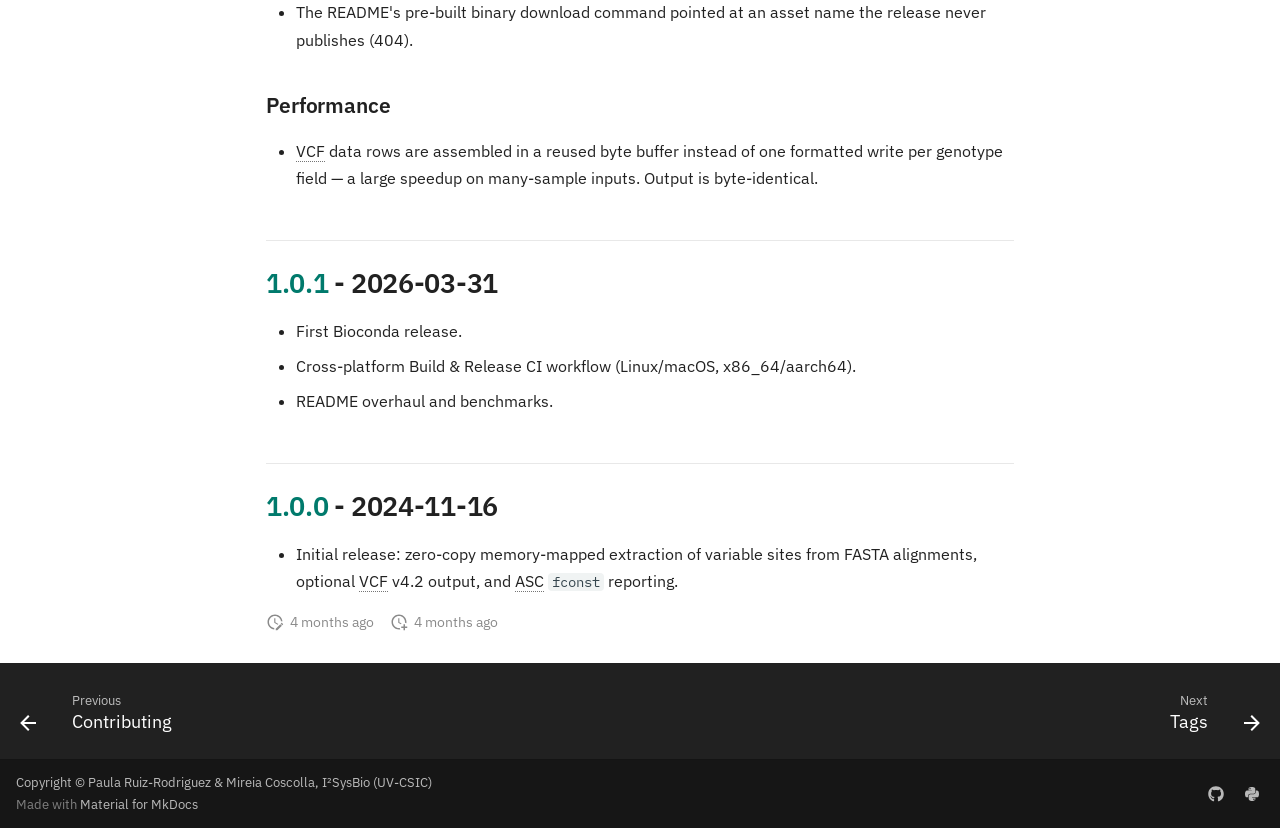
<file: changelog/index.html>
<!DOCTYPE html><html lang=en class=no-js><head><meta charset=utf-8><meta name=viewport content="width=device-width,initial-scale=1"><meta name=description content="Fast, memory-efficient extraction of variable sites from FASTA alignments"><meta name=author content="Paula Ruiz-Rodriguez"><link href=https://pathogenomics-lab.github.io/snpick/changelog/ rel=canonical><link href=../contributing/ rel=prev><link href=../tags/ rel=next><link rel=icon href=../assets/logo.png><meta name=generator content="mkdocs-1.6.1, mkdocs-material-9.7.7"><title>Changelog - SNPick</title><link rel=stylesheet href=../assets/stylesheets/main.ec1eaa64.min.css><link rel=stylesheet href=../assets/stylesheets/palette.ab4e12ef.min.css><link rel=preconnect href=https://fonts.gstatic.com crossorigin><link rel=stylesheet href="https://fonts.googleapis.com/css?family=IBM+Plex+Sans:300,300i,400,400i,700,700i%7CIBM+Plex+Mono:400,400i,700,700i&display=fallback"><style>:root{--md-text-font:"IBM Plex Sans";--md-code-font:"IBM Plex Mono"}</style><link rel=stylesheet href=../css/timeago.css><link rel=stylesheet href=../stylesheets/extra.css><script>__md_scope=new URL("..",location),__md_hash=e=>[...e].reduce(((e,_)=>(e<<5)-e+_.charCodeAt(0)),0),__md_get=(e,_=localStorage,t=__md_scope)=>JSON.parse(_.getItem(t.pathname+"."+e)),__md_set=(e,_,t=localStorage,a=__md_scope)=>{try{t.setItem(a.pathname+"."+e,JSON.stringify(_))}catch(e){}}</script><meta property=og:type content=website><meta property=og:title content="Changelog - SNPick"><meta property=og:description content="Fast, memory-efficient extraction of variable sites from FASTA alignments"><meta property=og:image content=https://pathogenomics-lab.github.io/snpick/assets/images/social/changelog.png><meta property=og:image:type content=image/png><meta property=og:image:width content=1200><meta property=og:image:height content=630><meta content=https://pathogenomics-lab.github.io/snpick/changelog/ property=og:url><meta property=twitter:card content=summary_large_image><meta property=twitter:title content="Changelog - SNPick"><meta property=twitter:description content="Fast, memory-efficient extraction of variable sites from FASTA alignments"><meta property=twitter:image content=https://pathogenomics-lab.github.io/snpick/assets/images/social/changelog.png><link href=../assets/stylesheets/glightbox.min.css rel=stylesheet><script src=../assets/javascripts/glightbox.min.js></script><style id=glightbox-style>
            html.glightbox-open { overflow: initial; height: 100%; }
            .gslide-title { margin-top: 0px; user-select: text; }
            .gslide-desc { color: #666; user-select: text; }
            .gslide-image img { background: white; }
            .gscrollbar-fixer { padding-right: 15px; }
            .gdesc-inner { font-size: 0.75rem; }
            body[data-md-color-scheme="slate"] .gdesc-inner { background: var(--md-default-bg-color); }
            body[data-md-color-scheme="slate"] .gslide-title { color: var(--md-default-fg-color); }
            body[data-md-color-scheme="slate"] .gslide-desc { color: var(--md-default-fg-color); }
        </style></head> <body dir=ltr data-md-color-scheme=default data-md-color-primary=indigo data-md-color-accent=indigo> <input class=md-toggle data-md-toggle=drawer type=checkbox id=__drawer autocomplete=off> <input class=md-toggle data-md-toggle=search type=checkbox id=__search autocomplete=off> <label class=md-overlay for=__drawer></label> <div data-md-component=skip> <a href=#changelog class=md-skip> Skip to content </a> </div> <div data-md-component=announce> <aside class=md-banner> <div class="md-banner__inner md-grid md-typeset"> <button class="md-banner__button md-icon" aria-label="Don't show this again"> <svg xmlns=http://www.w3.org/2000/svg viewbox="0 0 24 24"><path d="M19 6.41 17.59 5 12 10.59 6.41 5 5 6.41 10.59 12 5 17.59 6.41 19 12 13.41 17.59 19 19 17.59 13.41 12z"></path></svg> </button> <a href=./ > <span class=twemoji> <svg xmlns=http://www.w3.org/2000/svg viewbox="0 0 24 24"><path d="m14.53 1.45-1.08 1.08 1.6 1.6q.33.375.33.87c0 .495-.11.64-.33.86L11.5 9.47l1 1.08 3.63-3.61c.53-.59.79-1.24.79-1.94s-.26-1.36-.79-1.95zm-3.98 2.02L9.47 4.55l.61.56c.22.22.33.52.33.89s-.11.67-.33.89l-.61.56 1.08 1.08.56-.61c.53-.59.8-1.23.8-1.92 0-.72-.27-1.37-.8-1.97zM21 5.06c-.69 0-1.33.27-1.92.8l-5.63 5.64 1.08 1 5.58-5.56c.25-.25.55-.38.89-.38s.64.13.89.38l.61.61 1.03-1.08-.56-.61c-.59-.53-1.25-.8-1.97-.8M7 8 2 22l14-5zm12 3.06c-.7 0-1.34.27-1.94.8l-1.59 1.59 1.08 1.08 1.59-1.59c.25-.25.53-.38.86-.38s.63.13.88.38l1.62 1.59 1.05-1.03-1.6-1.64c-.59-.53-1.25-.8-1.95-.8"></path></svg> </span> <strong>SNPick 1.0.2</strong> is here. See what changed in the changelog. </a> </div> <script>var el=document.querySelector("[data-md-component=announce]");if(el){var content=el.querySelector(".md-typeset");__md_hash(content.innerHTML)===__md_get("__announce")&&(el.hidden=!0)}</script> </aside> </div> <header class="md-header md-header--shadow" data-md-component=header> <nav class="md-header__inner md-grid" aria-label=Header> <a href=.. title=SNPick class="md-header__button md-logo" aria-label=SNPick data-md-component=logo> <img src=../assets/logo.png alt=SNPick class="sp-logo sp-logo--light"> <img src=../assets/logo-dark.png alt=SNPick class="sp-logo sp-logo--dark"> </a> <label class="md-header__button md-icon" for=__drawer> <svg xmlns=http://www.w3.org/2000/svg viewbox="0 0 24 24"><path d="M3 6h18v2H3zm0 5h18v2H3zm0 5h18v2H3z"></path></svg> </label> <div class=md-header__title data-md-component=header-title> <div class=md-header__ellipsis> <div class=md-header__topic> <span class=md-ellipsis> SNPick </span> </div> <div class=md-header__topic data-md-component=header-topic> <span class=md-ellipsis> Changelog </span> </div> </div> </div> <form class=md-header__option data-md-component=palette> <input class=md-option data-md-color-media=(prefers-color-scheme) data-md-color-scheme=default data-md-color-primary=indigo data-md-color-accent=indigo aria-label="Switch to light mode" type=radio name=__palette id=__palette_0> <label class="md-header__button md-icon" title="Switch to light mode" for=__palette_1 hidden> <svg xmlns=http://www.w3.org/2000/svg viewbox="0 0 24 24"><path d="m14.3 16-.7-2h-3.2l-.7 2H7.8L11 7h2l3.2 9zM20 8.69V4h-4.69L12 .69 8.69 4H4v4.69L.69 12 4 15.31V20h4.69L12 23.31 15.31 20H20v-4.69L23.31 12zm-9.15 3.96h2.3L12 9z"></path></svg> </label> <input class=md-option data-md-color-media="(prefers-color-scheme: light)" data-md-color-scheme=default data-md-color-primary=white data-md-color-accent=teal aria-label="Switch to dark mode" type=radio name=__palette id=__palette_1> <label class="md-header__button md-icon" title="Switch to dark mode" for=__palette_2 hidden> <svg xmlns=http://www.w3.org/2000/svg viewbox="0 0 24 24"><path d="m17.75 4.09-2.53 1.94.91 3.06-2.63-1.81-2.63 1.81.91-3.06-2.53-1.94L12.44 4l1.06-3 1.06 3zm3.5 6.91-1.64 1.25.59 1.98-1.7-1.17-1.7 1.17.59-1.98L15.75 11l2.06-.05L18.5 9l.69 1.95zm-2.28 4.95c.83-.08 1.72 1.1 1.19 1.85-.32.45-.66.87-1.08 1.27C15.17 23 8.84 23 4.94 19.07c-3.91-3.9-3.91-10.24 0-14.14.4-.4.82-.76 1.27-1.08.75-.53 1.93.36 1.85 1.19-.27 2.86.69 5.83 2.89 8.02a9.96 9.96 0 0 0 8.02 2.89m-1.64 2.02a12.08 12.08 0 0 1-7.8-3.47c-2.17-2.19-3.33-5-3.49-7.82-2.81 3.14-2.7 7.96.31 10.98 3.02 3.01 7.84 3.12 10.98.31"></path></svg> </label> <input class=md-option data-md-color-media="(prefers-color-scheme: dark)" data-md-color-scheme=slate data-md-color-primary=black data-md-color-accent=teal aria-label="Follow the system setting" type=radio name=__palette id=__palette_2> <label class="md-header__button md-icon" title="Follow the system setting" for=__palette_0 hidden> <svg xmlns=http://www.w3.org/2000/svg viewbox="0 0 24 24"><path d="m14.3 16-.7-2h-3.2l-.7 2H7.8L11 7h2l3.2 9zM20 8.69V4h-4.69L12 .69 8.69 4H4v4.69L.69 12 4 15.31V20h4.69L12 23.31 15.31 20H20v-4.69L23.31 12zm-9.15 3.96h2.3L12 9z"></path></svg> </label> </form> <script>var palette=__md_get("__palette");if(palette&&palette.color){if("(prefers-color-scheme)"===palette.color.media){var media=matchMedia("(prefers-color-scheme: light)"),input=document.querySelector(media.matches?"[data-md-color-media='(prefers-color-scheme: light)']":"[data-md-color-media='(prefers-color-scheme: dark)']");palette.color.media=input.getAttribute("data-md-color-media"),palette.color.scheme=input.getAttribute("data-md-color-scheme"),palette.color.primary=input.getAttribute("data-md-color-primary"),palette.color.accent=input.getAttribute("data-md-color-accent")}for(var[key,value]of Object.entries(palette.color))document.body.setAttribute("data-md-color-"+key,value)}</script> <label class="md-header__button md-icon" for=__search> <svg xmlns=http://www.w3.org/2000/svg viewbox="0 0 24 24"><path d="M9.5 3A6.5 6.5 0 0 1 16 9.5c0 1.61-.59 3.09-1.56 4.23l.27.27h.79l5 5-1.5 1.5-5-5v-.79l-.27-.27A6.52 6.52 0 0 1 9.5 16 6.5 6.5 0 0 1 3 9.5 6.5 6.5 0 0 1 9.5 3m0 2C7 5 5 7 5 9.5S7 14 9.5 14 14 12 14 9.5 12 5 9.5 5"></path></svg> </label> <div class=md-search data-md-component=search role=dialog> <label class=md-search__overlay for=__search></label> <div class=md-search__inner role=search> <form class=md-search__form name=search> <input type=text class=md-search__input name=query aria-label=Search placeholder=Search autocapitalize=off autocorrect=off autocomplete=off spellcheck=false data-md-component=search-query required> <label class="md-search__icon md-icon" for=__search> <svg xmlns=http://www.w3.org/2000/svg viewbox="0 0 24 24"><path d="M9.5 3A6.5 6.5 0 0 1 16 9.5c0 1.61-.59 3.09-1.56 4.23l.27.27h.79l5 5-1.5 1.5-5-5v-.79l-.27-.27A6.52 6.52 0 0 1 9.5 16 6.5 6.5 0 0 1 3 9.5 6.5 6.5 0 0 1 9.5 3m0 2C7 5 5 7 5 9.5S7 14 9.5 14 14 12 14 9.5 12 5 9.5 5"></path></svg> <svg xmlns=http://www.w3.org/2000/svg viewbox="0 0 24 24"><path d="M20 11v2H8l5.5 5.5-1.42 1.42L4.16 12l7.92-7.92L13.5 5.5 8 11z"></path></svg> </label> <nav class=md-search__options aria-label=Search> <a href=javascript:void(0) class="md-search__icon md-icon" title=Share aria-label=Share data-clipboard data-clipboard-text data-md-component=search-share tabindex=-1> <svg xmlns=http://www.w3.org/2000/svg viewbox="0 0 24 24"><path d="M18 16.08c-.76 0-1.44.3-1.96.77L8.91 12.7c.05-.23.09-.46.09-.7s-.04-.47-.09-.7l7.05-4.11c.54.5 1.25.81 2.04.81a3 3 0 0 0 3-3 3 3 0 0 0-3-3 3 3 0 0 0-3 3c0 .24.04.47.09.7L8.04 9.81C7.5 9.31 6.79 9 6 9a3 3 0 0 0-3 3 3 3 0 0 0 3 3c.79 0 1.5-.31 2.04-.81l7.12 4.15c-.05.21-.08.43-.08.66 0 1.61 1.31 2.91 2.92 2.91s2.92-1.3 2.92-2.91A2.92 2.92 0 0 0 18 16.08"></path></svg> </a> <button type=reset class="md-search__icon md-icon" title=Clear aria-label=Clear tabindex=-1> <svg xmlns=http://www.w3.org/2000/svg viewbox="0 0 24 24"><path d="M19 6.41 17.59 5 12 10.59 6.41 5 5 6.41 10.59 12 5 17.59 6.41 19 12 13.41 17.59 19 19 17.59 13.41 12z"></path></svg> </button> </nav> <div class=md-search__suggest data-md-component=search-suggest></div> </form> <div class=md-search__output> <div class=md-search__scrollwrap tabindex=0 data-md-scrollfix> <div class=md-search-result data-md-component=search-result> <div class=md-search-result__meta> Initializing search </div> <ol class=md-search-result__list role=presentation></ol> </div> </div> </div> </div> </div> <div class=md-header__source> <a href=https://github.com/PathoGenOmics-Lab/snpick title="Go to repository" class=md-source data-md-component=source> <div class="md-source__icon md-icon"> <svg xmlns=http://www.w3.org/2000/svg viewbox="0 0 512 512"><!-- Font Awesome Free 7.1.0 by @fontawesome - https://fontawesome.com License - https://fontawesome.com/license/free (Icons: CC BY 4.0, Fonts: SIL OFL 1.1, Code: MIT License) Copyright 2025 Fonticons, Inc.--><path d="M173.9 397.4c0 2-2.3 3.6-5.2 3.6-3.3.3-5.6-1.3-5.6-3.6 0-2 2.3-3.6 5.2-3.6 3-.3 5.6 1.3 5.6 3.6m-31.1-4.5c-.7 2 1.3 4.3 4.3 4.9 2.6 1 5.6 0 6.2-2s-1.3-4.3-4.3-5.2c-2.6-.7-5.5.3-6.2 2.3m44.2-1.7c-2.9.7-4.9 2.6-4.6 4.9.3 2 2.9 3.3 5.9 2.6 2.9-.7 4.9-2.6 4.6-4.6-.3-1.9-3-3.2-5.9-2.9M252.8 8C114.1 8 8 113.3 8 252c0 110.9 69.8 205.8 169.5 239.2 12.8 2.3 17.3-5.6 17.3-12.1 0-6.2-.3-40.4-.3-61.4 0 0-70 15-84.7-29.8 0 0-11.4-29.1-27.8-36.6 0 0-22.9-15.7 1.6-15.4 0 0 24.9 2 38.6 25.8 21.9 38.6 58.6 27.5 72.9 20.9 2.3-16 8.8-27.1 16-33.7-55.9-6.2-112.3-14.3-112.3-110.5 0-27.5 7.6-41.3 23.6-58.9-2.6-6.5-11.1-33.3 2.6-67.9 20.9-6.5 69 27 69 27 20-5.6 41.5-8.5 62.8-8.5s42.8 2.9 62.8 8.5c0 0 48.1-33.6 69-27 13.7 34.7 5.2 61.4 2.6 67.9 16 17.7 25.8 31.5 25.8 58.9 0 96.5-58.9 104.2-114.8 110.5 9.2 7.9 17 22.9 17 46.4 0 33.7-.3 75.4-.3 83.6 0 6.5 4.6 14.4 17.3 12.1C436.2 457.8 504 362.9 504 252 504 113.3 391.5 8 252.8 8M105.2 352.9c-1.3 1-1 3.3.7 5.2 1.6 1.6 3.9 2.3 5.2 1 1.3-1 1-3.3-.7-5.2-1.6-1.6-3.9-2.3-5.2-1m-10.8-8.1c-.7 1.3.3 2.9 2.3 3.9 1.6 1 3.6.7 4.3-.7.7-1.3-.3-2.9-2.3-3.9-2-.6-3.6-.3-4.3.7m32.4 35.6c-1.6 1.3-1 4.3 1.3 6.2 2.3 2.3 5.2 2.6 6.5 1 1.3-1.3.7-4.3-1.3-6.2-2.2-2.3-5.2-2.6-6.5-1m-11.4-14.7c-1.6 1-1.6 3.6 0 5.9s4.3 3.3 5.6 2.3c1.6-1.3 1.6-3.9 0-6.2-1.4-2.3-4-3.3-5.6-2"></path></svg> </div> <div class=md-source__repository> PathoGenOmics-Lab/snpick </div> </a> </div> </nav> </header> <div class=md-container data-md-component=container> <main class=md-main data-md-component=main> <div class="md-main__inner md-grid"> <div class="md-sidebar md-sidebar--primary" data-md-component=sidebar data-md-type=navigation> <div class=md-sidebar__scrollwrap> <div class=md-sidebar__inner> <nav class="md-nav md-nav--primary" aria-label=Navigation data-md-level=0> <label class=md-nav__title for=__drawer> <a href=.. title=SNPick class="md-nav__button md-logo" aria-label=SNPick data-md-component=logo> <img src=../assets/logo.png alt=SNPick class="sp-logo sp-logo--light"> <img src=../assets/logo-dark.png alt=SNPick class="sp-logo sp-logo--dark"> </a> SNPick </label> <div class=md-nav__source> <a href=https://github.com/PathoGenOmics-Lab/snpick title="Go to repository" class=md-source data-md-component=source> <div class="md-source__icon md-icon"> <svg xmlns=http://www.w3.org/2000/svg viewbox="0 0 512 512"><!-- Font Awesome Free 7.1.0 by @fontawesome - https://fontawesome.com License - https://fontawesome.com/license/free (Icons: CC BY 4.0, Fonts: SIL OFL 1.1, Code: MIT License) Copyright 2025 Fonticons, Inc.--><path d="M173.9 397.4c0 2-2.3 3.6-5.2 3.6-3.3.3-5.6-1.3-5.6-3.6 0-2 2.3-3.6 5.2-3.6 3-.3 5.6 1.3 5.6 3.6m-31.1-4.5c-.7 2 1.3 4.3 4.3 4.9 2.6 1 5.6 0 6.2-2s-1.3-4.3-4.3-5.2c-2.6-.7-5.5.3-6.2 2.3m44.2-1.7c-2.9.7-4.9 2.6-4.6 4.9.3 2 2.9 3.3 5.9 2.6 2.9-.7 4.9-2.6 4.6-4.6-.3-1.9-3-3.2-5.9-2.9M252.8 8C114.1 8 8 113.3 8 252c0 110.9 69.8 205.8 169.5 239.2 12.8 2.3 17.3-5.6 17.3-12.1 0-6.2-.3-40.4-.3-61.4 0 0-70 15-84.7-29.8 0 0-11.4-29.1-27.8-36.6 0 0-22.9-15.7 1.6-15.4 0 0 24.9 2 38.6 25.8 21.9 38.6 58.6 27.5 72.9 20.9 2.3-16 8.8-27.1 16-33.7-55.9-6.2-112.3-14.3-112.3-110.5 0-27.5 7.6-41.3 23.6-58.9-2.6-6.5-11.1-33.3 2.6-67.9 20.9-6.5 69 27 69 27 20-5.6 41.5-8.5 62.8-8.5s42.8 2.9 62.8 8.5c0 0 48.1-33.6 69-27 13.7 34.7 5.2 61.4 2.6 67.9 16 17.7 25.8 31.5 25.8 58.9 0 96.5-58.9 104.2-114.8 110.5 9.2 7.9 17 22.9 17 46.4 0 33.7-.3 75.4-.3 83.6 0 6.5 4.6 14.4 17.3 12.1C436.2 457.8 504 362.9 504 252 504 113.3 391.5 8 252.8 8M105.2 352.9c-1.3 1-1 3.3.7 5.2 1.6 1.6 3.9 2.3 5.2 1 1.3-1 1-3.3-.7-5.2-1.6-1.6-3.9-2.3-5.2-1m-10.8-8.1c-.7 1.3.3 2.9 2.3 3.9 1.6 1 3.6.7 4.3-.7.7-1.3-.3-2.9-2.3-3.9-2-.6-3.6-.3-4.3.7m32.4 35.6c-1.6 1.3-1 4.3 1.3 6.2 2.3 2.3 5.2 2.6 6.5 1 1.3-1.3.7-4.3-1.3-6.2-2.2-2.3-5.2-2.6-6.5-1m-11.4-14.7c-1.6 1-1.6 3.6 0 5.9s4.3 3.3 5.6 2.3c1.6-1.3 1.6-3.9 0-6.2-1.4-2.3-4-3.3-5.6-2"></path></svg> </div> <div class=md-source__repository> PathoGenOmics-Lab/snpick </div> </a> </div> <ul class=md-nav__list data-md-scrollfix> <li class=md-nav__item> <a href=.. class=md-nav__link> <span class=md-ellipsis> Home </span> </a> </li> <li class="md-nav__item md-nav__item--section md-nav__item--nested"> <input class="md-nav__toggle md-toggle " type=checkbox id=__nav_2> <label class=md-nav__link for=__nav_2 id=__nav_2_label tabindex> <span class=md-ellipsis> Get started </span> <span class="md-nav__icon md-icon"></span> </label> <nav class=md-nav data-md-level=1 aria-labelledby=__nav_2_label aria-expanded=false> <label class=md-nav__title for=__nav_2> <span class="md-nav__icon md-icon"></span> Get started </label> <ul class=md-nav__list data-md-scrollfix> <li class=md-nav__item> <a href=../installation/ class=md-nav__link> <span class=md-ellipsis> Installation </span> </a> </li> <li class=md-nav__item> <a href=../usage/ class=md-nav__link> <span class=md-ellipsis> Usage </span> </a> </li> <li class=md-nav__item> <a href=../tutorials/tutorial/ class=md-nav__link> <span class=md-ellipsis> Tutorial </span> </a> </li> </ul> </nav> </li> <li class="md-nav__item md-nav__item--section md-nav__item--nested"> <input class="md-nav__toggle md-toggle " type=checkbox id=__nav_3> <label class=md-nav__link for=__nav_3 id=__nav_3_label tabindex> <span class=md-ellipsis> Reference </span> <span class="md-nav__icon md-icon"></span> </label> <nav class=md-nav data-md-level=1 aria-labelledby=__nav_3_label aria-expanded=false> <label class=md-nav__title for=__nav_3> <span class="md-nav__icon md-icon"></span> Reference </label> <ul class=md-nav__list data-md-scrollfix> <li class=md-nav__item> <a href=../output/ class=md-nav__link> <span class=md-ellipsis> Output formats </span> </a> </li> <li class=md-nav__item> <a href=../benchmarks/ class=md-nav__link> <span class=md-ellipsis> Benchmarks </span> </a> </li> <li class=md-nav__item> <a href=../architecture/ class=md-nav__link> <span class=md-ellipsis> Architecture </span> </a> </li> </ul> </nav> </li> <li class="md-nav__item md-nav__item--active md-nav__item--section md-nav__item--nested"> <input class="md-nav__toggle md-toggle " type=checkbox id=__nav_4 checked> <label class=md-nav__link for=__nav_4 id=__nav_4_label tabindex> <span class=md-ellipsis> Project </span> <span class="md-nav__icon md-icon"></span> </label> <nav class=md-nav data-md-level=1 aria-labelledby=__nav_4_label aria-expanded=true> <label class=md-nav__title for=__nav_4> <span class="md-nav__icon md-icon"></span> Project </label> <ul class=md-nav__list data-md-scrollfix> <li class=md-nav__item> <a href=../contributing/ class=md-nav__link> <span class=md-ellipsis> Contributing </span> </a> </li> <li class="md-nav__item md-nav__item--active"> <input class="md-nav__toggle md-toggle" type=checkbox id=__toc> <label class="md-nav__link md-nav__link--active" for=__toc> <span class=md-ellipsis> Changelog </span> <span class="md-nav__icon md-icon"></span> </label> <a href=./ class="md-nav__link md-nav__link--active"> <span class=md-ellipsis> Changelog </span> </a> <nav class="md-nav md-nav--secondary" aria-label="On this page"> <label class=md-nav__title for=__toc> <span class="md-nav__icon md-icon"></span> On this page </label> <ul class=md-nav__list data-md-component=toc data-md-scrollfix> <li class=md-nav__item> <a href=#102-2026-07-18 class=md-nav__link> <span class=md-ellipsis> 1.0.2 - 2026-07-18 </span> </a> <nav class=md-nav aria-label="1.0.2 - 2026-07-18"> <ul class=md-nav__list> <li class=md-nav__item> <a href=#added class=md-nav__link> <span class=md-ellipsis> Added </span> </a> </li> <li class=md-nav__item> <a href=#fixed class=md-nav__link> <span class=md-ellipsis> Fixed </span> </a> </li> <li class=md-nav__item> <a href=#performance class=md-nav__link> <span class=md-ellipsis> Performance </span> </a> </li> </ul> </nav> </li> <li class=md-nav__item> <a href=#101-2026-03-31 class=md-nav__link> <span class=md-ellipsis> 1.0.1 - 2026-03-31 </span> </a> </li> <li class=md-nav__item> <a href=#100-2024-11-16 class=md-nav__link> <span class=md-ellipsis> 1.0.0 - 2024-11-16 </span> </a> </li> </ul> </nav> </li> <li class=md-nav__item> <a href=../tags/ class=md-nav__link> <span class=md-ellipsis> Tags </span> </a> </li> </ul> </nav> </li> </ul> </nav> </div> </div> </div> <div class="md-sidebar md-sidebar--secondary" data-md-component=sidebar data-md-type=toc> <div class=md-sidebar__scrollwrap> <div class=md-sidebar__inner> <nav class="md-nav md-nav--secondary" aria-label="On this page"> <label class=md-nav__title for=__toc> <span class="md-nav__icon md-icon"></span> On this page </label> <ul class=md-nav__list data-md-component=toc data-md-scrollfix> <li class=md-nav__item> <a href=#102-2026-07-18 class=md-nav__link> <span class=md-ellipsis> 1.0.2 - 2026-07-18 </span> </a> <nav class=md-nav aria-label="1.0.2 - 2026-07-18"> <ul class=md-nav__list> <li class=md-nav__item> <a href=#added class=md-nav__link> <span class=md-ellipsis> Added </span> </a> </li> <li class=md-nav__item> <a href=#fixed class=md-nav__link> <span class=md-ellipsis> Fixed </span> </a> </li> <li class=md-nav__item> <a href=#performance class=md-nav__link> <span class=md-ellipsis> Performance </span> </a> </li> </ul> </nav> </li> <li class=md-nav__item> <a href=#101-2026-03-31 class=md-nav__link> <span class=md-ellipsis> 1.0.1 - 2026-03-31 </span> </a> </li> <li class=md-nav__item> <a href=#100-2024-11-16 class=md-nav__link> <span class=md-ellipsis> 1.0.0 - 2024-11-16 </span> </a> </li> </ul> </nav> </div> </div> </div> <div class=md-content data-md-component=content> <nav class=md-path aria-label=Navigation> <ol class=md-path__list> <li class=md-path__item> <a href=.. class=md-path__link> <span class=md-ellipsis> Home </span> </a> </li> <li class=md-path__item> <a href=../contributing/ class=md-path__link> <span class=md-ellipsis> Project </span> </a> </li> </ol> </nav> <article class="md-content__inner md-typeset"> <a href=https://github.com/PathoGenOmics-Lab/snpick/edit/main/docs/changelog.md title="Edit this page" class="md-content__button md-icon" rel=edit> <svg xmlns=http://www.w3.org/2000/svg viewbox="0 0 24 24"><path d="M20.71 7.04c.39-.39.39-1.04 0-1.41l-2.34-2.34c-.37-.39-1.02-.39-1.41 0l-1.84 1.83 3.75 3.75M3 17.25V21h3.75L17.81 9.93l-3.75-3.75z"></path></svg> </a> <a href=https://github.com/PathoGenOmics-Lab/snpick/raw/main/docs/changelog.md title="View source of this page" class="md-content__button md-icon"> <svg xmlns=http://www.w3.org/2000/svg viewbox="0 0 24 24"><path d="M12 9a3 3 0 0 0-3 3 3 3 0 0 0 3 3 3 3 0 0 0 3-3 3 3 0 0 0-3-3m0 8a5 5 0 0 1-5-5 5 5 0 0 1 5-5 5 5 0 0 1 5 5 5 5 0 0 1-5 5m0-12.5C7 4.5 2.73 7.61 1 12c1.73 4.39 6 7.5 11 7.5s9.27-3.11 11-7.5c-1.73-4.39-6-7.5-11-7.5"></path></svg> </a> <h1 id=changelog>Changelog<a class=headerlink href=#changelog title="Permanent link">¶</a></h1> <p>All notable changes to SNPick are documented here. The format is based on <a href=https://keepachangelog.com/en/1.1.0/ >Keep a Changelog</a>, and this project adheres to <a href=https://semver.org/spec/v2.0.0.html>Semantic Versioning</a>.</p> <h2 id=102-2026-07-18><a href=https://github.com/PathoGenOmics-Lab/snpick/compare/1.0.1...1.0.2>1.0.2</a> - 2026-07-18<a class=headerlink href=#102-2026-07-18 title="Permanent link">¶</a></h2> <h3 id=added>Added<a class=headerlink href=#added title="Permanent link">¶</a></h3> <p><strong>Filtering &amp; selection</strong> - Per-site filtering: <code>--max-missing</code>, <code>--mac</code>, <code>--maf</code>, <code>--min-samples</code>, <code>--max-alleles</code>. Filtered sites stay variable (never re-enter <code>fconst</code>), so <abbr title="Ascertainment-bias Correction">ASC</abbr> correction remains valid. - <code>--keep-samples</code> / <code>--exclude-samples</code> (comma-separated IDs or <code>@file</code>) subset the panel before the scan, so <code>fconst</code> is recomputed for the retained samples. - <code>--mask &lt;BED&gt;</code> (and <code>--mask-ref</code>) excludes regions from both the output and <code>fconst</code>.</p> <p><strong>Coordinates &amp; references</strong> - <code>--reference &lt;ID&gt;</code> chooses the <abbr title="Reference allele (VCF column)">REF</abbr>/polarity sequence and the <abbr title="Variant Call Format">VCF</abbr> <code>##reference</code>. - <code>--ref-coords</code> writes <abbr title="Variant Call Format">VCF</abbr> <code>POS</code> as ungapped reference positions. - <code>--sites-output &lt;TSV&gt;</code> maps each site's alignment column to its reference position.</p> <p><strong>I/O &amp; formats</strong> - Transparent gzip/bgzip input, plus stdin (<code>-f -</code>) and stdout (<code>-o -</code>) streaming. - <code>--format {fasta,phylip,nexus}</code> for the reduced alignment. - <code>--stats-json &lt;FILE&gt;</code> (or <code>-</code>) writes a typed JSON run summary with the <code>fconst</code> array.</p> <p><strong>Robustness &amp; QC</strong> - <code>--dry-run</code> (stats only) and <code>--check</code> (composition audit) exit without writing. - <code>--on-invalid {ignore,warn,error}</code> guards against non-nucleotide input. - <code>--iupac-mode resolve</code> optionally resolves <abbr title="International Union of Pure and Applied Chemistry — nucleotide ambiguity codes">IUPAC</abbr> codes to their bases. - Empty/duplicate sequence IDs are rejected (<code>--allow-dup-ids</code> to permit). - <code>-v</code>/<code>-vv</code> diagnostics; distinct exit codes (<code>2</code> bad input, <code>1</code> I/O).</p> <p><strong>Threading &amp; <abbr title="Variant Call Format">VCF</abbr></strong> - <code>-t, --threads &lt;N&gt;</code> pins the Rayon thread pool (deterministic wall-clock; output is unaffected by thread count). - <code>--chrom &lt;NAME&gt;</code> sets the <abbr title="Variant Call Format">VCF</abbr> <code>CHROM</code> / <code>##contig</code> name (default <code>1</code>). - <code>-q, --quiet</code> silences the <code>[snpick]</code> progress logs (errors still print). - A valid header-only <abbr title="Variant Call Format">VCF</abbr> is written when <code>--vcf</code> is requested but there are no variable sites, so pipelines declaring the <code>.vcf</code> output no longer break.</p> <p><strong>Packaging</strong> - Published as a reusable Rust library crate, with Python (pyo3/maturin) and WebAssembly bindings, and Docker/Apptainer container recipes.</p> <h3 id=fixed>Fixed<a class=headerlink href=#fixed title="Permanent link">¶</a></h3> <ul> <li>Silent <abbr title="Single-Nucleotide Polymorphism">SNP</abbr> loss when a single-line FASTA record contained a blank line: such records were read with misaligned byte offsets. They now use the newline-skipping scanner.</li> <li>Gap reference bases produced an invalid <abbr title="Variant Call Format">VCF</abbr> <code>REF</code> of <code>-</code> under <code>--include-gaps</code>; the <code>REF</code> is now rendered as <code>N</code> (a valid <abbr title="Variant Call Format">VCF</abbr> base). <abbr title="Alternate allele(s) (VCF column)">ALT</abbr> gaps stay <code>*</code> (the snp-sites convention), so <code>REF</code> and <code>ALT</code> gap encodings differ by design.</li> <li>All-gap columns were tallied in no category under <code>--include-gaps</code>, breaking the reported <code>variable + constant + ambiguous == length</code> invariant.</li> <li>Bare output filenames (<code>-o snps.fasta</code>, no directory) were rejected during path resolution, breaking the documented quickstart.</li> <li>The release workflow's "tag already exists" guard was never read, so merges without a version bump re-published over existing tags.</li> <li>The README's pre-built binary download command pointed at an asset name the release never publishes (404).</li> </ul> <h3 id=performance>Performance<a class=headerlink href=#performance title="Permanent link">¶</a></h3> <ul> <li><abbr title="Variant Call Format">VCF</abbr> data rows are assembled in a reused byte buffer instead of one formatted write per genotype field — a large speedup on many-sample inputs. Output is byte-identical.</li> </ul> <h2 id=101-2026-03-31><a href=https://github.com/PathoGenOmics-Lab/snpick/compare/1.0.0...1.0.1>1.0.1</a> - 2026-03-31<a class=headerlink href=#101-2026-03-31 title="Permanent link">¶</a></h2> <ul> <li>First Bioconda release.</li> <li>Cross-platform Build &amp; Release CI workflow (Linux/macOS, x86_64/aarch64).</li> <li>README overhaul and benchmarks.</li> </ul> <h2 id=100-2024-11-16><a href=https://github.com/PathoGenOmics-Lab/snpick/releases/tag/1.0.0>1.0.0</a> - 2024-11-16<a class=headerlink href=#100-2024-11-16 title="Permanent link">¶</a></h2> <ul> <li>Initial release: zero-copy memory-mapped extraction of variable sites from FASTA alignments, optional <abbr title="Variant Call Format">VCF</abbr> v4.2 output, and <abbr title="Ascertainment-bias Correction">ASC</abbr> <code>fconst</code> reporting.</li> </ul> <aside class=md-source-file> <span class=md-source-file__fact> <span class=md-icon title="Last update"> <svg xmlns=http://www.w3.org/2000/svg viewbox="0 0 24 24"><path d="M21 13.1c-.1 0-.3.1-.4.2l-1 1 2.1 2.1 1-1c.2-.2.2-.6 0-.8l-1.3-1.3c-.1-.1-.2-.2-.4-.2m-1.9 1.8-6.1 6V23h2.1l6.1-6.1zM12.5 7v5.2l4 2.4-1 1L11 13V7zM11 21.9c-5.1-.5-9-4.8-9-9.9C2 6.5 6.5 2 12 2c5.3 0 9.6 4.1 10 9.3-.3-.1-.6-.2-1-.2s-.7.1-1 .2C19.6 7.2 16.2 4 12 4c-4.4 0-8 3.6-8 8 0 4.1 3.1 7.5 7.1 7.9l-.1.2z"></path></svg> </span> <span class="git-revision-date-localized-plugin git-revision-date-localized-plugin-timeago" title="July 18, 2026 16:17:32 UTC"><span class=timeago datetime=2026-07-18T16:17:32+00:00 locale=en></span></span><span class="git-revision-date-localized-plugin git-revision-date-localized-plugin-iso_date" title="July 18, 2026 16:17:32 UTC">2026-07-18</span> </span> <span class=md-source-file__fact> <span class=md-icon title=Created> <svg xmlns=http://www.w3.org/2000/svg viewbox="0 0 24 24"><path d="M14.47 15.08 11 13V7h1.5v5.25l3.08 1.83c-.41.28-.79.62-1.11 1m-1.39 4.84c-.36.05-.71.08-1.08.08-4.42 0-8-3.58-8-8s3.58-8 8-8 8 3.58 8 8c0 .37-.03.72-.08 1.08.69.1 1.33.32 1.92.64.1-.56.16-1.13.16-1.72 0-5.5-4.5-10-10-10S2 6.5 2 12s4.47 10 10 10c.59 0 1.16-.06 1.72-.16-.32-.59-.54-1.23-.64-1.92M18 15v3h-3v2h3v3h2v-3h3v-2h-3v-3z"></path></svg> </span> <span class="git-revision-date-localized-plugin git-revision-date-localized-plugin-timeago" title="July 18, 2026 16:17:32 UTC"><span class=timeago datetime=2026-07-18T16:17:32+00:00 locale=en></span></span><span class="git-revision-date-localized-plugin git-revision-date-localized-plugin-iso_date" title="July 18, 2026 16:17:32 UTC">2026-07-18</span> </span> </aside> </article> </div> <script>var tabs=__md_get("__tabs");if(Array.isArray(tabs))e:for(var set of document.querySelectorAll(".tabbed-set")){var labels=set.querySelector(".tabbed-labels");for(var tab of tabs)for(var label of labels.getElementsByTagName("label"))if(label.innerText.trim()===tab){var input=document.getElementById(label.htmlFor);input.checked=!0;continue e}}</script> <script>var target=document.getElementById(location.hash.slice(1));target&&target.name&&(target.checked=target.name.startsWith("__tabbed_"))</script> </div> <button type=button class="md-top md-icon" data-md-component=top hidden> <svg xmlns=http://www.w3.org/2000/svg viewbox="0 0 24 24"><path d="M13 20h-2V8l-5.5 5.5-1.42-1.42L12 4.16l7.92 7.92-1.42 1.42L13 8z"></path></svg> Back to top </button> </main> <footer class=md-footer> <nav class="md-footer__inner md-grid" aria-label=Footer> <a href=../contributing/ class="md-footer__link md-footer__link--prev" aria-label="Previous: Contributing"> <div class="md-footer__button md-icon"> <svg xmlns=http://www.w3.org/2000/svg viewbox="0 0 24 24"><path d="M20 11v2H8l5.5 5.5-1.42 1.42L4.16 12l7.92-7.92L13.5 5.5 8 11z"></path></svg> </div> <div class=md-footer__title> <span class=md-footer__direction> Previous </span> <div class=md-ellipsis> Contributing </div> </div> </a> <a href=../tags/ class="md-footer__link md-footer__link--next" aria-label="Next: Tags"> <div class=md-footer__title> <span class=md-footer__direction> Next </span> <div class=md-ellipsis> Tags </div> </div> <div class="md-footer__button md-icon"> <svg xmlns=http://www.w3.org/2000/svg viewbox="0 0 24 24"><path d="M4 11v2h12l-5.5 5.5 1.42 1.42L19.84 12l-7.92-7.92L10.5 5.5 16 11z"></path></svg> </div> </a> </nav> <div class="md-footer-meta md-typeset"> <div class="md-footer-meta__inner md-grid"> <div class=md-copyright> <div class=md-copyright__highlight> Copyright © Paula Ruiz-Rodriguez &amp; Mireia Coscolla, I²SysBio (UV-CSIC) </div> Made with <a href=https://squidfunk.github.io/mkdocs-material/ target=_blank rel=noopener> Material for MkDocs </a> </div> <div class=md-social> <a href=https://github.com/PathoGenOmics-Lab target=_blank rel=noopener title="PathoGenOmics-Lab on GitHub" class=md-social__link> <svg xmlns=http://www.w3.org/2000/svg viewbox="0 0 512 512"><!-- Font Awesome Free 7.1.0 by @fontawesome - https://fontawesome.com License - https://fontawesome.com/license/free (Icons: CC BY 4.0, Fonts: SIL OFL 1.1, Code: MIT License) Copyright 2025 Fonticons, Inc.--><path d="M173.9 397.4c0 2-2.3 3.6-5.2 3.6-3.3.3-5.6-1.3-5.6-3.6 0-2 2.3-3.6 5.2-3.6 3-.3 5.6 1.3 5.6 3.6m-31.1-4.5c-.7 2 1.3 4.3 4.3 4.9 2.6 1 5.6 0 6.2-2s-1.3-4.3-4.3-5.2c-2.6-.7-5.5.3-6.2 2.3m44.2-1.7c-2.9.7-4.9 2.6-4.6 4.9.3 2 2.9 3.3 5.9 2.6 2.9-.7 4.9-2.6 4.6-4.6-.3-1.9-3-3.2-5.9-2.9M252.8 8C114.1 8 8 113.3 8 252c0 110.9 69.8 205.8 169.5 239.2 12.8 2.3 17.3-5.6 17.3-12.1 0-6.2-.3-40.4-.3-61.4 0 0-70 15-84.7-29.8 0 0-11.4-29.1-27.8-36.6 0 0-22.9-15.7 1.6-15.4 0 0 24.9 2 38.6 25.8 21.9 38.6 58.6 27.5 72.9 20.9 2.3-16 8.8-27.1 16-33.7-55.9-6.2-112.3-14.3-112.3-110.5 0-27.5 7.6-41.3 23.6-58.9-2.6-6.5-11.1-33.3 2.6-67.9 20.9-6.5 69 27 69 27 20-5.6 41.5-8.5 62.8-8.5s42.8 2.9 62.8 8.5c0 0 48.1-33.6 69-27 13.7 34.7 5.2 61.4 2.6 67.9 16 17.7 25.8 31.5 25.8 58.9 0 96.5-58.9 104.2-114.8 110.5 9.2 7.9 17 22.9 17 46.4 0 33.7-.3 75.4-.3 83.6 0 6.5 4.6 14.4 17.3 12.1C436.2 457.8 504 362.9 504 252 504 113.3 391.5 8 252.8 8M105.2 352.9c-1.3 1-1 3.3.7 5.2 1.6 1.6 3.9 2.3 5.2 1 1.3-1 1-3.3-.7-5.2-1.6-1.6-3.9-2.3-5.2-1m-10.8-8.1c-.7 1.3.3 2.9 2.3 3.9 1.6 1 3.6.7 4.3-.7.7-1.3-.3-2.9-2.3-3.9-2-.6-3.6-.3-4.3.7m32.4 35.6c-1.6 1.3-1 4.3 1.3 6.2 2.3 2.3 5.2 2.6 6.5 1 1.3-1.3.7-4.3-1.3-6.2-2.2-2.3-5.2-2.6-6.5-1m-11.4-14.7c-1.6 1-1.6 3.6 0 5.9s4.3 3.3 5.6 2.3c1.6-1.3 1.6-3.9 0-6.2-1.4-2.3-4-3.3-5.6-2"></path></svg> </a> <a href=https://anaconda.org/bioconda/snpick target=_blank rel=noopener title="SNPick on Bioconda" class=md-social__link> <svg xmlns=http://www.w3.org/2000/svg viewbox="0 0 448 512"><!-- Font Awesome Free 7.1.0 by @fontawesome - https://fontawesome.com License - https://fontawesome.com/license/free (Icons: CC BY 4.0, Fonts: SIL OFL 1.1, Code: MIT License) Copyright 2025 Fonticons, Inc.--><path d="M439.8 200.5c-7.7-30.9-22.3-54.2-53.4-54.2h-40.1v47.4c0 36.8-31.2 67.8-66.8 67.8H172.7c-29.2 0-53.4 25-53.4 54.3v101.8c0 29 25.2 46 53.4 54.3 33.8 9.9 66.3 11.7 106.8 0 26.9-7.8 53.4-23.5 53.4-54.3v-40.7H226.2v-13.6h160.2c31.1 0 42.6-21.7 53.4-54.2 11.2-33.5 10.7-65.7 0-108.6M286.2 444.7a20.4 20.4 0 1 1 0-40.7 20.4 20.4 0 1 1 0 40.7M167.8 248.1h106.8c29.7 0 53.4-24.5 53.4-54.3V91.9c0-29-24.4-50.7-53.4-55.6-35.8-5.9-74.7-5.6-106.8.1-45.2 8-53.4 24.7-53.4 55.6v40.7h106.9v13.6h-147c-31.1 0-58.3 18.7-66.8 54.2-9.8 40.7-10.2 66.1 0 108.6 7.6 31.6 25.7 54.2 56.8 54.2H101v-48.8c0-35.3 30.5-66.4 66.8-66.4m-6.6-183.4a20.4 20.4 0 1 1 0 40.8 20.4 20.4 0 1 1 0-40.8"></path></svg> </a> </div> </div> </div> </footer> </div> <div class=md-dialog data-md-component=dialog> <div class="md-dialog__inner md-typeset"></div> </div> <div class=md-progress data-md-component=progress role=progressbar></div> <script id=__config type=application/json>{"annotate": null, "base": "..", "features": ["announce.dismiss", "navigation.instant", "navigation.instant.prefetch", "navigation.instant.progress", "navigation.sections", "navigation.indexes", "navigation.top", "navigation.footer", "navigation.tracking", "navigation.path", "toc.follow", "search.suggest", "search.highlight", "search.share", "content.code.copy", "content.code.annotate", "content.code.select", "content.tabs.link", "content.tooltips", "content.action.edit", "content.action.view"], "search": "../assets/javascripts/workers/search.2c215733.min.js", "tags": null, "translations": {"clipboard.copied": "Copied to clipboard", "clipboard.copy": "Copy to clipboard", "search.result.more.one": "1 more on this page", "search.result.more.other": "# more on this page", "search.result.none": "No matching documents", "search.result.one": "1 matching document", "search.result.other": "# matching documents", "search.result.placeholder": "Type to start searching", "search.result.term.missing": "Missing", "select.version": "Select version"}, "version": null}</script> <script src=../assets/javascripts/bundle.d7400e89.min.js></script> <script src=../js/timeago.min.js></script> <script src=../js/timeago_mkdocs_material.js></script> <script id=init-glightbox>const lightbox = GLightbox({"touchNavigation": true, "loop": false, "zoomable": true, "draggable": true, "openEffect": "zoom", "closeEffect": "zoom", "slideEffect": "slide"});
document$.subscribe(()=>{ lightbox.reload(); });
</script></body></html>
</file>
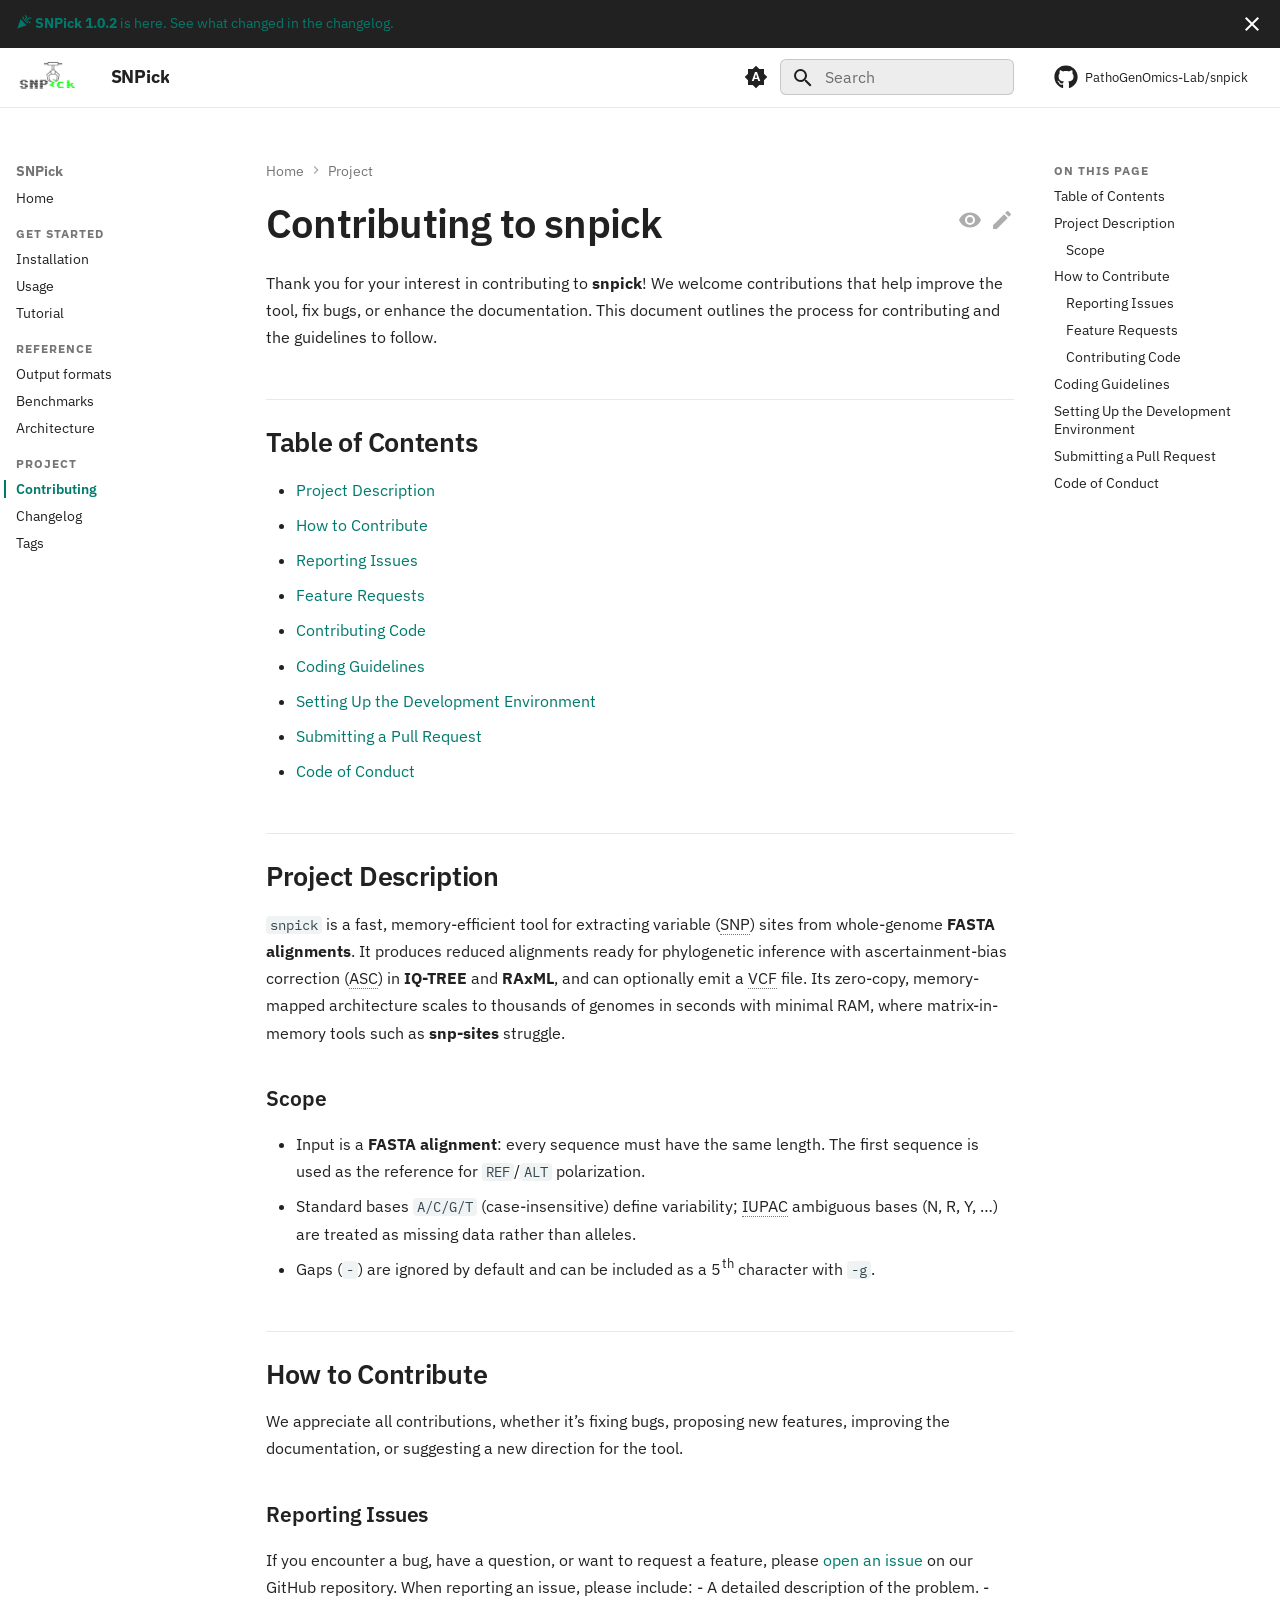
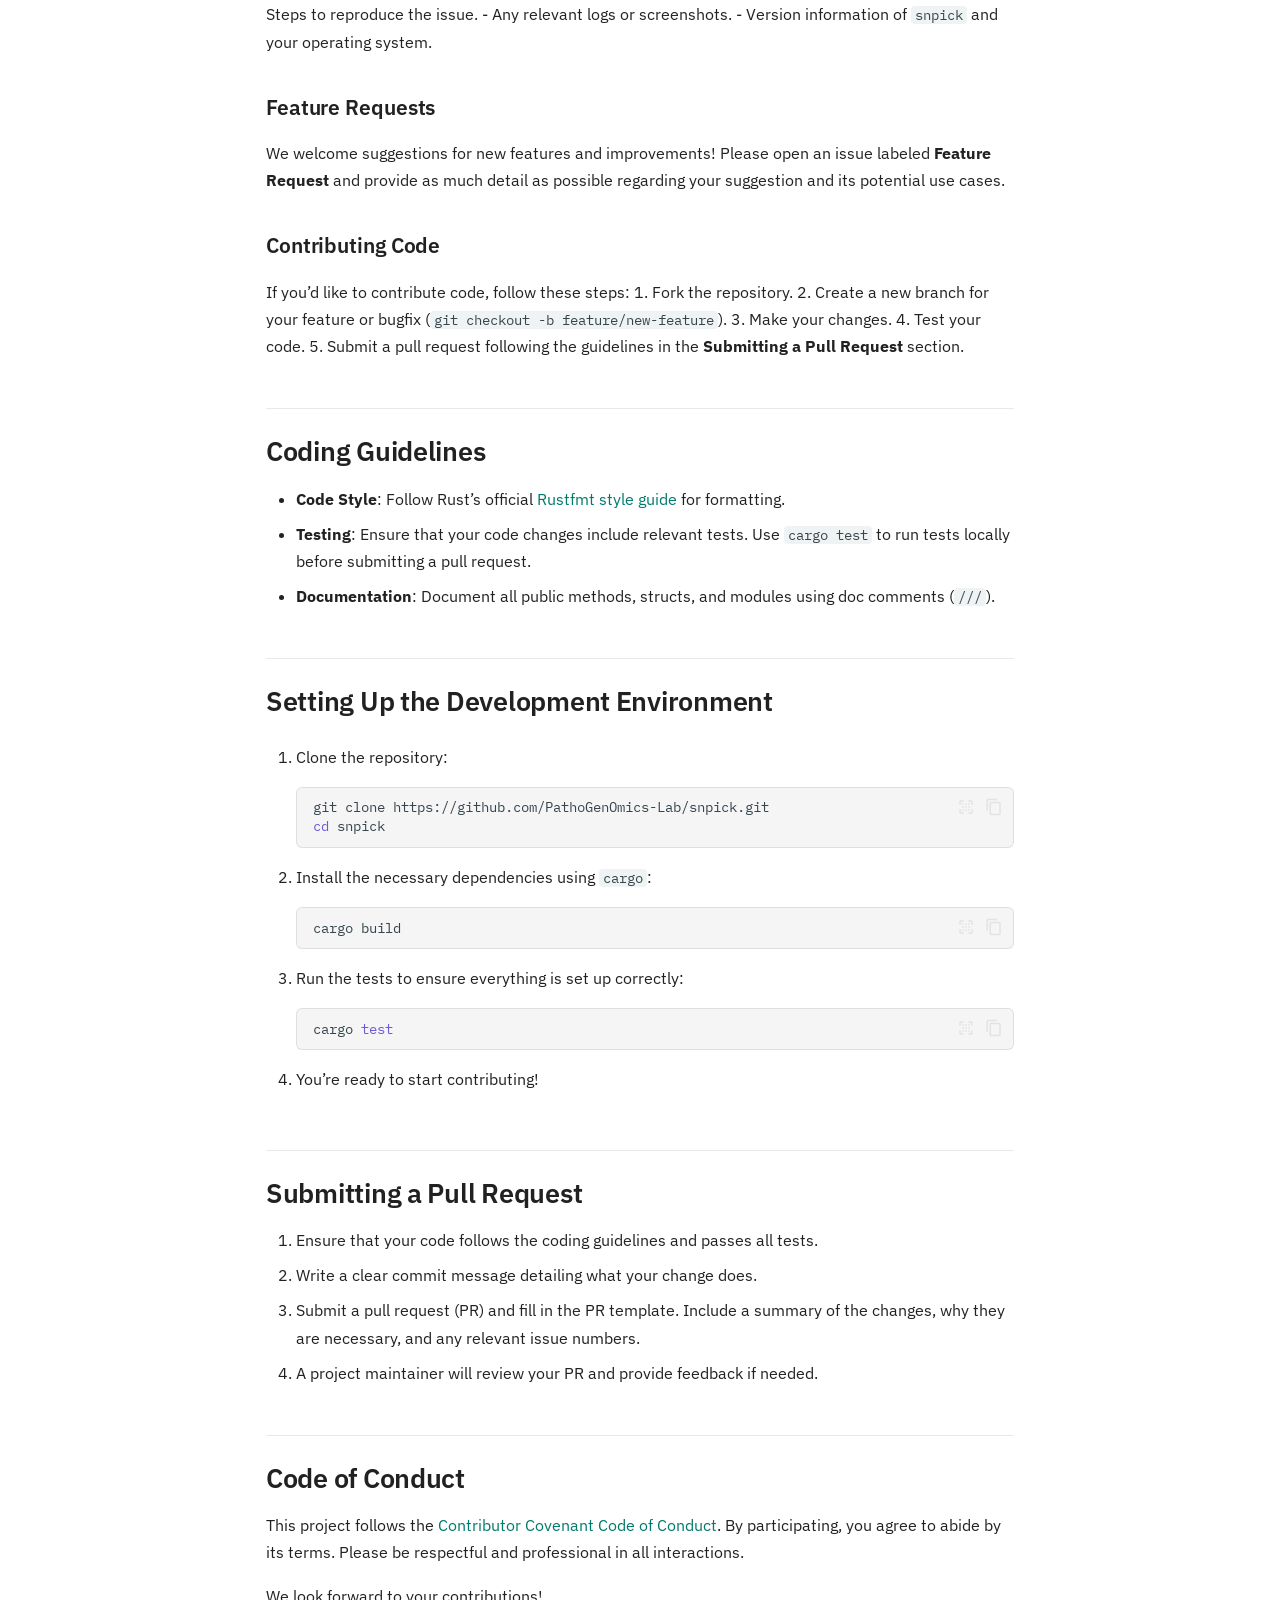
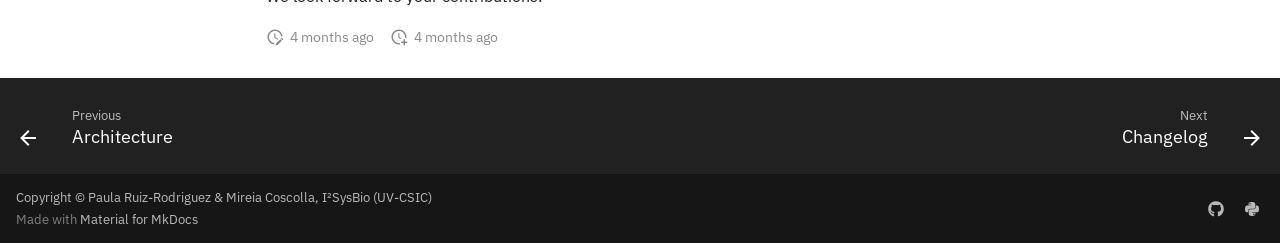
<file: contributing/index.html>
<!DOCTYPE html><html lang=en class=no-js><head><meta charset=utf-8><meta name=viewport content="width=device-width,initial-scale=1"><meta name=description content="Fast, memory-efficient extraction of variable sites from FASTA alignments"><meta name=author content="Paula Ruiz-Rodriguez"><link href=https://pathogenomics-lab.github.io/snpick/contributing/ rel=canonical><link href=../architecture/ rel=prev><link href=../changelog/ rel=next><link rel=icon href=../assets/logo.png><meta name=generator content="mkdocs-1.6.1, mkdocs-material-9.7.7"><title>Contributing - SNPick</title><link rel=stylesheet href=../assets/stylesheets/main.ec1eaa64.min.css><link rel=stylesheet href=../assets/stylesheets/palette.ab4e12ef.min.css><link rel=preconnect href=https://fonts.gstatic.com crossorigin><link rel=stylesheet href="https://fonts.googleapis.com/css?family=IBM+Plex+Sans:300,300i,400,400i,700,700i%7CIBM+Plex+Mono:400,400i,700,700i&display=fallback"><style>:root{--md-text-font:"IBM Plex Sans";--md-code-font:"IBM Plex Mono"}</style><link rel=stylesheet href=../css/timeago.css><link rel=stylesheet href=../stylesheets/extra.css><script>__md_scope=new URL("..",location),__md_hash=e=>[...e].reduce(((e,_)=>(e<<5)-e+_.charCodeAt(0)),0),__md_get=(e,_=localStorage,t=__md_scope)=>JSON.parse(_.getItem(t.pathname+"."+e)),__md_set=(e,_,t=localStorage,a=__md_scope)=>{try{t.setItem(a.pathname+"."+e,JSON.stringify(_))}catch(e){}}</script><meta property=og:type content=website><meta property=og:title content="Contributing - SNPick"><meta property=og:description content="Fast, memory-efficient extraction of variable sites from FASTA alignments"><meta property=og:image content=https://pathogenomics-lab.github.io/snpick/assets/images/social/contributing.png><meta property=og:image:type content=image/png><meta property=og:image:width content=1200><meta property=og:image:height content=630><meta content=https://pathogenomics-lab.github.io/snpick/contributing/ property=og:url><meta property=twitter:card content=summary_large_image><meta property=twitter:title content="Contributing - SNPick"><meta property=twitter:description content="Fast, memory-efficient extraction of variable sites from FASTA alignments"><meta property=twitter:image content=https://pathogenomics-lab.github.io/snpick/assets/images/social/contributing.png><link href=../assets/stylesheets/glightbox.min.css rel=stylesheet><script src=../assets/javascripts/glightbox.min.js></script><style id=glightbox-style>
            html.glightbox-open { overflow: initial; height: 100%; }
            .gslide-title { margin-top: 0px; user-select: text; }
            .gslide-desc { color: #666; user-select: text; }
            .gslide-image img { background: white; }
            .gscrollbar-fixer { padding-right: 15px; }
            .gdesc-inner { font-size: 0.75rem; }
            body[data-md-color-scheme="slate"] .gdesc-inner { background: var(--md-default-bg-color); }
            body[data-md-color-scheme="slate"] .gslide-title { color: var(--md-default-fg-color); }
            body[data-md-color-scheme="slate"] .gslide-desc { color: var(--md-default-fg-color); }
        </style></head> <body dir=ltr data-md-color-scheme=default data-md-color-primary=indigo data-md-color-accent=indigo> <input class=md-toggle data-md-toggle=drawer type=checkbox id=__drawer autocomplete=off> <input class=md-toggle data-md-toggle=search type=checkbox id=__search autocomplete=off> <label class=md-overlay for=__drawer></label> <div data-md-component=skip> <a href=#contributing-to-snpick class=md-skip> Skip to content </a> </div> <div data-md-component=announce> <aside class=md-banner> <div class="md-banner__inner md-grid md-typeset"> <button class="md-banner__button md-icon" aria-label="Don't show this again"> <svg xmlns=http://www.w3.org/2000/svg viewbox="0 0 24 24"><path d="M19 6.41 17.59 5 12 10.59 6.41 5 5 6.41 10.59 12 5 17.59 6.41 19 12 13.41 17.59 19 19 17.59 13.41 12z"></path></svg> </button> <a href=../changelog/ > <span class=twemoji> <svg xmlns=http://www.w3.org/2000/svg viewbox="0 0 24 24"><path d="m14.53 1.45-1.08 1.08 1.6 1.6q.33.375.33.87c0 .495-.11.64-.33.86L11.5 9.47l1 1.08 3.63-3.61c.53-.59.79-1.24.79-1.94s-.26-1.36-.79-1.95zm-3.98 2.02L9.47 4.55l.61.56c.22.22.33.52.33.89s-.11.67-.33.89l-.61.56 1.08 1.08.56-.61c.53-.59.8-1.23.8-1.92 0-.72-.27-1.37-.8-1.97zM21 5.06c-.69 0-1.33.27-1.92.8l-5.63 5.64 1.08 1 5.58-5.56c.25-.25.55-.38.89-.38s.64.13.89.38l.61.61 1.03-1.08-.56-.61c-.59-.53-1.25-.8-1.97-.8M7 8 2 22l14-5zm12 3.06c-.7 0-1.34.27-1.94.8l-1.59 1.59 1.08 1.08 1.59-1.59c.25-.25.53-.38.86-.38s.63.13.88.38l1.62 1.59 1.05-1.03-1.6-1.64c-.59-.53-1.25-.8-1.95-.8"></path></svg> </span> <strong>SNPick 1.0.2</strong> is here. See what changed in the changelog. </a> </div> <script>var el=document.querySelector("[data-md-component=announce]");if(el){var content=el.querySelector(".md-typeset");__md_hash(content.innerHTML)===__md_get("__announce")&&(el.hidden=!0)}</script> </aside> </div> <header class="md-header md-header--shadow" data-md-component=header> <nav class="md-header__inner md-grid" aria-label=Header> <a href=.. title=SNPick class="md-header__button md-logo" aria-label=SNPick data-md-component=logo> <img src=../assets/logo.png alt=SNPick class="sp-logo sp-logo--light"> <img src=../assets/logo-dark.png alt=SNPick class="sp-logo sp-logo--dark"> </a> <label class="md-header__button md-icon" for=__drawer> <svg xmlns=http://www.w3.org/2000/svg viewbox="0 0 24 24"><path d="M3 6h18v2H3zm0 5h18v2H3zm0 5h18v2H3z"></path></svg> </label> <div class=md-header__title data-md-component=header-title> <div class=md-header__ellipsis> <div class=md-header__topic> <span class=md-ellipsis> SNPick </span> </div> <div class=md-header__topic data-md-component=header-topic> <span class=md-ellipsis> Contributing </span> </div> </div> </div> <form class=md-header__option data-md-component=palette> <input class=md-option data-md-color-media=(prefers-color-scheme) data-md-color-scheme=default data-md-color-primary=indigo data-md-color-accent=indigo aria-label="Switch to light mode" type=radio name=__palette id=__palette_0> <label class="md-header__button md-icon" title="Switch to light mode" for=__palette_1 hidden> <svg xmlns=http://www.w3.org/2000/svg viewbox="0 0 24 24"><path d="m14.3 16-.7-2h-3.2l-.7 2H7.8L11 7h2l3.2 9zM20 8.69V4h-4.69L12 .69 8.69 4H4v4.69L.69 12 4 15.31V20h4.69L12 23.31 15.31 20H20v-4.69L23.31 12zm-9.15 3.96h2.3L12 9z"></path></svg> </label> <input class=md-option data-md-color-media="(prefers-color-scheme: light)" data-md-color-scheme=default data-md-color-primary=white data-md-color-accent=teal aria-label="Switch to dark mode" type=radio name=__palette id=__palette_1> <label class="md-header__button md-icon" title="Switch to dark mode" for=__palette_2 hidden> <svg xmlns=http://www.w3.org/2000/svg viewbox="0 0 24 24"><path d="m17.75 4.09-2.53 1.94.91 3.06-2.63-1.81-2.63 1.81.91-3.06-2.53-1.94L12.44 4l1.06-3 1.06 3zm3.5 6.91-1.64 1.25.59 1.98-1.7-1.17-1.7 1.17.59-1.98L15.75 11l2.06-.05L18.5 9l.69 1.95zm-2.28 4.95c.83-.08 1.72 1.1 1.19 1.85-.32.45-.66.87-1.08 1.27C15.17 23 8.84 23 4.94 19.07c-3.91-3.9-3.91-10.24 0-14.14.4-.4.82-.76 1.27-1.08.75-.53 1.93.36 1.85 1.19-.27 2.86.69 5.83 2.89 8.02a9.96 9.96 0 0 0 8.02 2.89m-1.64 2.02a12.08 12.08 0 0 1-7.8-3.47c-2.17-2.19-3.33-5-3.49-7.82-2.81 3.14-2.7 7.96.31 10.98 3.02 3.01 7.84 3.12 10.98.31"></path></svg> </label> <input class=md-option data-md-color-media="(prefers-color-scheme: dark)" data-md-color-scheme=slate data-md-color-primary=black data-md-color-accent=teal aria-label="Follow the system setting" type=radio name=__palette id=__palette_2> <label class="md-header__button md-icon" title="Follow the system setting" for=__palette_0 hidden> <svg xmlns=http://www.w3.org/2000/svg viewbox="0 0 24 24"><path d="m14.3 16-.7-2h-3.2l-.7 2H7.8L11 7h2l3.2 9zM20 8.69V4h-4.69L12 .69 8.69 4H4v4.69L.69 12 4 15.31V20h4.69L12 23.31 15.31 20H20v-4.69L23.31 12zm-9.15 3.96h2.3L12 9z"></path></svg> </label> </form> <script>var palette=__md_get("__palette");if(palette&&palette.color){if("(prefers-color-scheme)"===palette.color.media){var media=matchMedia("(prefers-color-scheme: light)"),input=document.querySelector(media.matches?"[data-md-color-media='(prefers-color-scheme: light)']":"[data-md-color-media='(prefers-color-scheme: dark)']");palette.color.media=input.getAttribute("data-md-color-media"),palette.color.scheme=input.getAttribute("data-md-color-scheme"),palette.color.primary=input.getAttribute("data-md-color-primary"),palette.color.accent=input.getAttribute("data-md-color-accent")}for(var[key,value]of Object.entries(palette.color))document.body.setAttribute("data-md-color-"+key,value)}</script> <label class="md-header__button md-icon" for=__search> <svg xmlns=http://www.w3.org/2000/svg viewbox="0 0 24 24"><path d="M9.5 3A6.5 6.5 0 0 1 16 9.5c0 1.61-.59 3.09-1.56 4.23l.27.27h.79l5 5-1.5 1.5-5-5v-.79l-.27-.27A6.52 6.52 0 0 1 9.5 16 6.5 6.5 0 0 1 3 9.5 6.5 6.5 0 0 1 9.5 3m0 2C7 5 5 7 5 9.5S7 14 9.5 14 14 12 14 9.5 12 5 9.5 5"></path></svg> </label> <div class=md-search data-md-component=search role=dialog> <label class=md-search__overlay for=__search></label> <div class=md-search__inner role=search> <form class=md-search__form name=search> <input type=text class=md-search__input name=query aria-label=Search placeholder=Search autocapitalize=off autocorrect=off autocomplete=off spellcheck=false data-md-component=search-query required> <label class="md-search__icon md-icon" for=__search> <svg xmlns=http://www.w3.org/2000/svg viewbox="0 0 24 24"><path d="M9.5 3A6.5 6.5 0 0 1 16 9.5c0 1.61-.59 3.09-1.56 4.23l.27.27h.79l5 5-1.5 1.5-5-5v-.79l-.27-.27A6.52 6.52 0 0 1 9.5 16 6.5 6.5 0 0 1 3 9.5 6.5 6.5 0 0 1 9.5 3m0 2C7 5 5 7 5 9.5S7 14 9.5 14 14 12 14 9.5 12 5 9.5 5"></path></svg> <svg xmlns=http://www.w3.org/2000/svg viewbox="0 0 24 24"><path d="M20 11v2H8l5.5 5.5-1.42 1.42L4.16 12l7.92-7.92L13.5 5.5 8 11z"></path></svg> </label> <nav class=md-search__options aria-label=Search> <a href=javascript:void(0) class="md-search__icon md-icon" title=Share aria-label=Share data-clipboard data-clipboard-text data-md-component=search-share tabindex=-1> <svg xmlns=http://www.w3.org/2000/svg viewbox="0 0 24 24"><path d="M18 16.08c-.76 0-1.44.3-1.96.77L8.91 12.7c.05-.23.09-.46.09-.7s-.04-.47-.09-.7l7.05-4.11c.54.5 1.25.81 2.04.81a3 3 0 0 0 3-3 3 3 0 0 0-3-3 3 3 0 0 0-3 3c0 .24.04.47.09.7L8.04 9.81C7.5 9.31 6.79 9 6 9a3 3 0 0 0-3 3 3 3 0 0 0 3 3c.79 0 1.5-.31 2.04-.81l7.12 4.15c-.05.21-.08.43-.08.66 0 1.61 1.31 2.91 2.92 2.91s2.92-1.3 2.92-2.91A2.92 2.92 0 0 0 18 16.08"></path></svg> </a> <button type=reset class="md-search__icon md-icon" title=Clear aria-label=Clear tabindex=-1> <svg xmlns=http://www.w3.org/2000/svg viewbox="0 0 24 24"><path d="M19 6.41 17.59 5 12 10.59 6.41 5 5 6.41 10.59 12 5 17.59 6.41 19 12 13.41 17.59 19 19 17.59 13.41 12z"></path></svg> </button> </nav> <div class=md-search__suggest data-md-component=search-suggest></div> </form> <div class=md-search__output> <div class=md-search__scrollwrap tabindex=0 data-md-scrollfix> <div class=md-search-result data-md-component=search-result> <div class=md-search-result__meta> Initializing search </div> <ol class=md-search-result__list role=presentation></ol> </div> </div> </div> </div> </div> <div class=md-header__source> <a href=https://github.com/PathoGenOmics-Lab/snpick title="Go to repository" class=md-source data-md-component=source> <div class="md-source__icon md-icon"> <svg xmlns=http://www.w3.org/2000/svg viewbox="0 0 512 512"><!-- Font Awesome Free 7.1.0 by @fontawesome - https://fontawesome.com License - https://fontawesome.com/license/free (Icons: CC BY 4.0, Fonts: SIL OFL 1.1, Code: MIT License) Copyright 2025 Fonticons, Inc.--><path d="M173.9 397.4c0 2-2.3 3.6-5.2 3.6-3.3.3-5.6-1.3-5.6-3.6 0-2 2.3-3.6 5.2-3.6 3-.3 5.6 1.3 5.6 3.6m-31.1-4.5c-.7 2 1.3 4.3 4.3 4.9 2.6 1 5.6 0 6.2-2s-1.3-4.3-4.3-5.2c-2.6-.7-5.5.3-6.2 2.3m44.2-1.7c-2.9.7-4.9 2.6-4.6 4.9.3 2 2.9 3.3 5.9 2.6 2.9-.7 4.9-2.6 4.6-4.6-.3-1.9-3-3.2-5.9-2.9M252.8 8C114.1 8 8 113.3 8 252c0 110.9 69.8 205.8 169.5 239.2 12.8 2.3 17.3-5.6 17.3-12.1 0-6.2-.3-40.4-.3-61.4 0 0-70 15-84.7-29.8 0 0-11.4-29.1-27.8-36.6 0 0-22.9-15.7 1.6-15.4 0 0 24.9 2 38.6 25.8 21.9 38.6 58.6 27.5 72.9 20.9 2.3-16 8.8-27.1 16-33.7-55.9-6.2-112.3-14.3-112.3-110.5 0-27.5 7.6-41.3 23.6-58.9-2.6-6.5-11.1-33.3 2.6-67.9 20.9-6.5 69 27 69 27 20-5.6 41.5-8.5 62.8-8.5s42.8 2.9 62.8 8.5c0 0 48.1-33.6 69-27 13.7 34.7 5.2 61.4 2.6 67.9 16 17.7 25.8 31.5 25.8 58.9 0 96.5-58.9 104.2-114.8 110.5 9.2 7.9 17 22.9 17 46.4 0 33.7-.3 75.4-.3 83.6 0 6.5 4.6 14.4 17.3 12.1C436.2 457.8 504 362.9 504 252 504 113.3 391.5 8 252.8 8M105.2 352.9c-1.3 1-1 3.3.7 5.2 1.6 1.6 3.9 2.3 5.2 1 1.3-1 1-3.3-.7-5.2-1.6-1.6-3.9-2.3-5.2-1m-10.8-8.1c-.7 1.3.3 2.9 2.3 3.9 1.6 1 3.6.7 4.3-.7.7-1.3-.3-2.9-2.3-3.9-2-.6-3.6-.3-4.3.7m32.4 35.6c-1.6 1.3-1 4.3 1.3 6.2 2.3 2.3 5.2 2.6 6.5 1 1.3-1.3.7-4.3-1.3-6.2-2.2-2.3-5.2-2.6-6.5-1m-11.4-14.7c-1.6 1-1.6 3.6 0 5.9s4.3 3.3 5.6 2.3c1.6-1.3 1.6-3.9 0-6.2-1.4-2.3-4-3.3-5.6-2"></path></svg> </div> <div class=md-source__repository> PathoGenOmics-Lab/snpick </div> </a> </div> </nav> </header> <div class=md-container data-md-component=container> <main class=md-main data-md-component=main> <div class="md-main__inner md-grid"> <div class="md-sidebar md-sidebar--primary" data-md-component=sidebar data-md-type=navigation> <div class=md-sidebar__scrollwrap> <div class=md-sidebar__inner> <nav class="md-nav md-nav--primary" aria-label=Navigation data-md-level=0> <label class=md-nav__title for=__drawer> <a href=.. title=SNPick class="md-nav__button md-logo" aria-label=SNPick data-md-component=logo> <img src=../assets/logo.png alt=SNPick class="sp-logo sp-logo--light"> <img src=../assets/logo-dark.png alt=SNPick class="sp-logo sp-logo--dark"> </a> SNPick </label> <div class=md-nav__source> <a href=https://github.com/PathoGenOmics-Lab/snpick title="Go to repository" class=md-source data-md-component=source> <div class="md-source__icon md-icon"> <svg xmlns=http://www.w3.org/2000/svg viewbox="0 0 512 512"><!-- Font Awesome Free 7.1.0 by @fontawesome - https://fontawesome.com License - https://fontawesome.com/license/free (Icons: CC BY 4.0, Fonts: SIL OFL 1.1, Code: MIT License) Copyright 2025 Fonticons, Inc.--><path d="M173.9 397.4c0 2-2.3 3.6-5.2 3.6-3.3.3-5.6-1.3-5.6-3.6 0-2 2.3-3.6 5.2-3.6 3-.3 5.6 1.3 5.6 3.6m-31.1-4.5c-.7 2 1.3 4.3 4.3 4.9 2.6 1 5.6 0 6.2-2s-1.3-4.3-4.3-5.2c-2.6-.7-5.5.3-6.2 2.3m44.2-1.7c-2.9.7-4.9 2.6-4.6 4.9.3 2 2.9 3.3 5.9 2.6 2.9-.7 4.9-2.6 4.6-4.6-.3-1.9-3-3.2-5.9-2.9M252.8 8C114.1 8 8 113.3 8 252c0 110.9 69.8 205.8 169.5 239.2 12.8 2.3 17.3-5.6 17.3-12.1 0-6.2-.3-40.4-.3-61.4 0 0-70 15-84.7-29.8 0 0-11.4-29.1-27.8-36.6 0 0-22.9-15.7 1.6-15.4 0 0 24.9 2 38.6 25.8 21.9 38.6 58.6 27.5 72.9 20.9 2.3-16 8.8-27.1 16-33.7-55.9-6.2-112.3-14.3-112.3-110.5 0-27.5 7.6-41.3 23.6-58.9-2.6-6.5-11.1-33.3 2.6-67.9 20.9-6.5 69 27 69 27 20-5.6 41.5-8.5 62.8-8.5s42.8 2.9 62.8 8.5c0 0 48.1-33.6 69-27 13.7 34.7 5.2 61.4 2.6 67.9 16 17.7 25.8 31.5 25.8 58.9 0 96.5-58.9 104.2-114.8 110.5 9.2 7.9 17 22.9 17 46.4 0 33.7-.3 75.4-.3 83.6 0 6.5 4.6 14.4 17.3 12.1C436.2 457.8 504 362.9 504 252 504 113.3 391.5 8 252.8 8M105.2 352.9c-1.3 1-1 3.3.7 5.2 1.6 1.6 3.9 2.3 5.2 1 1.3-1 1-3.3-.7-5.2-1.6-1.6-3.9-2.3-5.2-1m-10.8-8.1c-.7 1.3.3 2.9 2.3 3.9 1.6 1 3.6.7 4.3-.7.7-1.3-.3-2.9-2.3-3.9-2-.6-3.6-.3-4.3.7m32.4 35.6c-1.6 1.3-1 4.3 1.3 6.2 2.3 2.3 5.2 2.6 6.5 1 1.3-1.3.7-4.3-1.3-6.2-2.2-2.3-5.2-2.6-6.5-1m-11.4-14.7c-1.6 1-1.6 3.6 0 5.9s4.3 3.3 5.6 2.3c1.6-1.3 1.6-3.9 0-6.2-1.4-2.3-4-3.3-5.6-2"></path></svg> </div> <div class=md-source__repository> PathoGenOmics-Lab/snpick </div> </a> </div> <ul class=md-nav__list data-md-scrollfix> <li class=md-nav__item> <a href=.. class=md-nav__link> <span class=md-ellipsis> Home </span> </a> </li> <li class="md-nav__item md-nav__item--section md-nav__item--nested"> <input class="md-nav__toggle md-toggle " type=checkbox id=__nav_2> <label class=md-nav__link for=__nav_2 id=__nav_2_label tabindex> <span class=md-ellipsis> Get started </span> <span class="md-nav__icon md-icon"></span> </label> <nav class=md-nav data-md-level=1 aria-labelledby=__nav_2_label aria-expanded=false> <label class=md-nav__title for=__nav_2> <span class="md-nav__icon md-icon"></span> Get started </label> <ul class=md-nav__list data-md-scrollfix> <li class=md-nav__item> <a href=../installation/ class=md-nav__link> <span class=md-ellipsis> Installation </span> </a> </li> <li class=md-nav__item> <a href=../usage/ class=md-nav__link> <span class=md-ellipsis> Usage </span> </a> </li> <li class=md-nav__item> <a href=../tutorials/tutorial/ class=md-nav__link> <span class=md-ellipsis> Tutorial </span> </a> </li> </ul> </nav> </li> <li class="md-nav__item md-nav__item--section md-nav__item--nested"> <input class="md-nav__toggle md-toggle " type=checkbox id=__nav_3> <label class=md-nav__link for=__nav_3 id=__nav_3_label tabindex> <span class=md-ellipsis> Reference </span> <span class="md-nav__icon md-icon"></span> </label> <nav class=md-nav data-md-level=1 aria-labelledby=__nav_3_label aria-expanded=false> <label class=md-nav__title for=__nav_3> <span class="md-nav__icon md-icon"></span> Reference </label> <ul class=md-nav__list data-md-scrollfix> <li class=md-nav__item> <a href=../output/ class=md-nav__link> <span class=md-ellipsis> Output formats </span> </a> </li> <li class=md-nav__item> <a href=../benchmarks/ class=md-nav__link> <span class=md-ellipsis> Benchmarks </span> </a> </li> <li class=md-nav__item> <a href=../architecture/ class=md-nav__link> <span class=md-ellipsis> Architecture </span> </a> </li> </ul> </nav> </li> <li class="md-nav__item md-nav__item--active md-nav__item--section md-nav__item--nested"> <input class="md-nav__toggle md-toggle " type=checkbox id=__nav_4 checked> <label class=md-nav__link for=__nav_4 id=__nav_4_label tabindex> <span class=md-ellipsis> Project </span> <span class="md-nav__icon md-icon"></span> </label> <nav class=md-nav data-md-level=1 aria-labelledby=__nav_4_label aria-expanded=true> <label class=md-nav__title for=__nav_4> <span class="md-nav__icon md-icon"></span> Project </label> <ul class=md-nav__list data-md-scrollfix> <li class="md-nav__item md-nav__item--active"> <input class="md-nav__toggle md-toggle" type=checkbox id=__toc> <label class="md-nav__link md-nav__link--active" for=__toc> <span class=md-ellipsis> Contributing </span> <span class="md-nav__icon md-icon"></span> </label> <a href=./ class="md-nav__link md-nav__link--active"> <span class=md-ellipsis> Contributing </span> </a> <nav class="md-nav md-nav--secondary" aria-label="On this page"> <label class=md-nav__title for=__toc> <span class="md-nav__icon md-icon"></span> On this page </label> <ul class=md-nav__list data-md-component=toc data-md-scrollfix> <li class=md-nav__item> <a href=#table-of-contents class=md-nav__link> <span class=md-ellipsis> Table of Contents </span> </a> </li> <li class=md-nav__item> <a href=#project-description class=md-nav__link> <span class=md-ellipsis> Project Description </span> </a> <nav class=md-nav aria-label="Project Description"> <ul class=md-nav__list> <li class=md-nav__item> <a href=#scope class=md-nav__link> <span class=md-ellipsis> Scope </span> </a> </li> </ul> </nav> </li> <li class=md-nav__item> <a href=#how-to-contribute class=md-nav__link> <span class=md-ellipsis> How to Contribute </span> </a> <nav class=md-nav aria-label="How to Contribute"> <ul class=md-nav__list> <li class=md-nav__item> <a href=#reporting-issues class=md-nav__link> <span class=md-ellipsis> Reporting Issues </span> </a> </li> <li class=md-nav__item> <a href=#feature-requests class=md-nav__link> <span class=md-ellipsis> Feature Requests </span> </a> </li> <li class=md-nav__item> <a href=#contributing-code class=md-nav__link> <span class=md-ellipsis> Contributing Code </span> </a> </li> </ul> </nav> </li> <li class=md-nav__item> <a href=#coding-guidelines class=md-nav__link> <span class=md-ellipsis> Coding Guidelines </span> </a> </li> <li class=md-nav__item> <a href=#setting-up-the-development-environment class=md-nav__link> <span class=md-ellipsis> Setting Up the Development Environment </span> </a> </li> <li class=md-nav__item> <a href=#submitting-a-pull-request class=md-nav__link> <span class=md-ellipsis> Submitting a Pull Request </span> </a> </li> <li class=md-nav__item> <a href=#code-of-conduct class=md-nav__link> <span class=md-ellipsis> Code of Conduct </span> </a> </li> </ul> </nav> </li> <li class=md-nav__item> <a href=../changelog/ class=md-nav__link> <span class=md-ellipsis> Changelog </span> </a> </li> <li class=md-nav__item> <a href=../tags/ class=md-nav__link> <span class=md-ellipsis> Tags </span> </a> </li> </ul> </nav> </li> </ul> </nav> </div> </div> </div> <div class="md-sidebar md-sidebar--secondary" data-md-component=sidebar data-md-type=toc> <div class=md-sidebar__scrollwrap> <div class=md-sidebar__inner> <nav class="md-nav md-nav--secondary" aria-label="On this page"> <label class=md-nav__title for=__toc> <span class="md-nav__icon md-icon"></span> On this page </label> <ul class=md-nav__list data-md-component=toc data-md-scrollfix> <li class=md-nav__item> <a href=#table-of-contents class=md-nav__link> <span class=md-ellipsis> Table of Contents </span> </a> </li> <li class=md-nav__item> <a href=#project-description class=md-nav__link> <span class=md-ellipsis> Project Description </span> </a> <nav class=md-nav aria-label="Project Description"> <ul class=md-nav__list> <li class=md-nav__item> <a href=#scope class=md-nav__link> <span class=md-ellipsis> Scope </span> </a> </li> </ul> </nav> </li> <li class=md-nav__item> <a href=#how-to-contribute class=md-nav__link> <span class=md-ellipsis> How to Contribute </span> </a> <nav class=md-nav aria-label="How to Contribute"> <ul class=md-nav__list> <li class=md-nav__item> <a href=#reporting-issues class=md-nav__link> <span class=md-ellipsis> Reporting Issues </span> </a> </li> <li class=md-nav__item> <a href=#feature-requests class=md-nav__link> <span class=md-ellipsis> Feature Requests </span> </a> </li> <li class=md-nav__item> <a href=#contributing-code class=md-nav__link> <span class=md-ellipsis> Contributing Code </span> </a> </li> </ul> </nav> </li> <li class=md-nav__item> <a href=#coding-guidelines class=md-nav__link> <span class=md-ellipsis> Coding Guidelines </span> </a> </li> <li class=md-nav__item> <a href=#setting-up-the-development-environment class=md-nav__link> <span class=md-ellipsis> Setting Up the Development Environment </span> </a> </li> <li class=md-nav__item> <a href=#submitting-a-pull-request class=md-nav__link> <span class=md-ellipsis> Submitting a Pull Request </span> </a> </li> <li class=md-nav__item> <a href=#code-of-conduct class=md-nav__link> <span class=md-ellipsis> Code of Conduct </span> </a> </li> </ul> </nav> </div> </div> </div> <div class=md-content data-md-component=content> <nav class=md-path aria-label=Navigation> <ol class=md-path__list> <li class=md-path__item> <a href=.. class=md-path__link> <span class=md-ellipsis> Home </span> </a> </li> <li class=md-path__item> <a href=./ class=md-path__link> <span class=md-ellipsis> Project </span> </a> </li> </ol> </nav> <article class="md-content__inner md-typeset"> <a href=https://github.com/PathoGenOmics-Lab/snpick/edit/main/docs/contributing.md title="Edit this page" class="md-content__button md-icon" rel=edit> <svg xmlns=http://www.w3.org/2000/svg viewbox="0 0 24 24"><path d="M20.71 7.04c.39-.39.39-1.04 0-1.41l-2.34-2.34c-.37-.39-1.02-.39-1.41 0l-1.84 1.83 3.75 3.75M3 17.25V21h3.75L17.81 9.93l-3.75-3.75z"></path></svg> </a> <a href=https://github.com/PathoGenOmics-Lab/snpick/raw/main/docs/contributing.md title="View source of this page" class="md-content__button md-icon"> <svg xmlns=http://www.w3.org/2000/svg viewbox="0 0 24 24"><path d="M12 9a3 3 0 0 0-3 3 3 3 0 0 0 3 3 3 3 0 0 0 3-3 3 3 0 0 0-3-3m0 8a5 5 0 0 1-5-5 5 5 0 0 1 5-5 5 5 0 0 1 5 5 5 5 0 0 1-5 5m0-12.5C7 4.5 2.73 7.61 1 12c1.73 4.39 6 7.5 11 7.5s9.27-3.11 11-7.5c-1.73-4.39-6-7.5-11-7.5"></path></svg> </a> <h1 id=contributing-to-snpick>Contributing to snpick<a class=headerlink href=#contributing-to-snpick title="Permanent link">¶</a></h1> <p>Thank you for your interest in contributing to <strong>snpick</strong>! We welcome contributions that help improve the tool, fix bugs, or enhance the documentation. This document outlines the process for contributing and the guidelines to follow.</p> <h2 id=table-of-contents>Table of Contents<a class=headerlink href=#table-of-contents title="Permanent link">¶</a></h2> <ul> <li><a href=#project-description>Project Description</a></li> <li><a href=#how-to-contribute>How to Contribute</a></li> <li><a href=#reporting-issues>Reporting Issues</a></li> <li><a href=#feature-requests>Feature Requests</a></li> <li><a href=#contributing-code>Contributing Code</a></li> <li><a href=#coding-guidelines>Coding Guidelines</a></li> <li><a href=#setting-up-the-development-environment>Setting Up the Development Environment</a></li> <li><a href=#submitting-a-pull-request>Submitting a Pull Request</a></li> <li><a href=#code-of-conduct>Code of Conduct</a></li> </ul> <h2 id=project-description>Project Description<a class=headerlink href=#project-description title="Permanent link">¶</a></h2> <p><code>snpick</code> is a fast, memory-efficient tool for extracting variable (<abbr title="Single-Nucleotide Polymorphism">SNP</abbr>) sites from whole-genome <strong>FASTA alignments</strong>. It produces reduced alignments ready for phylogenetic inference with ascertainment-bias correction (<abbr title="Ascertainment-bias Correction">ASC</abbr>) in <strong>IQ-TREE</strong> and <strong>RAxML</strong>, and can optionally emit a <abbr title="Variant Call Format">VCF</abbr> file. Its zero-copy, memory-mapped architecture scales to thousands of genomes in seconds with minimal RAM, where matrix-in-memory tools such as <strong>snp-sites</strong> struggle.</p> <h3 id=scope>Scope<a class=headerlink href=#scope title="Permanent link">¶</a></h3> <ul> <li>Input is a <strong>FASTA alignment</strong>: every sequence must have the same length. The first sequence is used as the reference for <code>REF</code>/<code>ALT</code> polarization.</li> <li>Standard bases <code>A/C/G/T</code> (case-insensitive) define variability; <abbr title="International Union of Pure and Applied Chemistry — nucleotide ambiguity codes">IUPAC</abbr> ambiguous bases (N, R, Y, …) are treated as missing data rather than alleles.</li> <li>Gaps (<code>-</code>) are ignored by default and can be included as a 5<sup>th</sup> character with <code>-g</code>.</li> </ul> <h2 id=how-to-contribute>How to Contribute<a class=headerlink href=#how-to-contribute title="Permanent link">¶</a></h2> <p>We appreciate all contributions, whether it’s fixing bugs, proposing new features, improving the documentation, or suggesting a new direction for the tool.</p> <h3 id=reporting-issues>Reporting Issues<a class=headerlink href=#reporting-issues title="Permanent link">¶</a></h3> <p>If you encounter a bug, have a question, or want to request a feature, please <a href=https://github.com/PathoGenOmics-Lab/snpick/issues>open an issue</a> on our GitHub repository. When reporting an issue, please include: - A detailed description of the problem. - Steps to reproduce the issue. - Any relevant logs or screenshots. - Version information of <code>snpick</code> and your operating system.</p> <h3 id=feature-requests>Feature Requests<a class=headerlink href=#feature-requests title="Permanent link">¶</a></h3> <p>We welcome suggestions for new features and improvements! Please open an issue labeled <strong>Feature Request</strong> and provide as much detail as possible regarding your suggestion and its potential use cases.</p> <h3 id=contributing-code>Contributing Code<a class=headerlink href=#contributing-code title="Permanent link">¶</a></h3> <p>If you’d like to contribute code, follow these steps: 1. Fork the repository. 2. Create a new branch for your feature or bugfix (<code>git checkout -b feature/new-feature</code>). 3. Make your changes. 4. Test your code. 5. Submit a pull request following the guidelines in the <strong>Submitting a Pull Request</strong> section.</p> <h2 id=coding-guidelines>Coding Guidelines<a class=headerlink href=#coding-guidelines title="Permanent link">¶</a></h2> <ul> <li><strong>Code Style</strong>: Follow Rust’s official <a href=https://github.com/rust-lang/rustfmt>Rustfmt style guide</a> for formatting.</li> <li><strong>Testing</strong>: Ensure that your code changes include relevant tests. Use <code>cargo test</code> to run tests locally before submitting a pull request.</li> <li><strong>Documentation</strong>: Document all public methods, structs, and modules using doc comments (<code>///</code>).</li> </ul> <h2 id=setting-up-the-development-environment>Setting Up the Development Environment<a class=headerlink href=#setting-up-the-development-environment title="Permanent link">¶</a></h2> <ol> <li> <p>Clone the repository: </p><div class="language-bash highlight"><pre><span></span><code><span id=__span-0-1><a id=__codelineno-0-1 name=__codelineno-0-1 href=#__codelineno-0-1></a>git<span class=w> </span>clone<span class=w> </span>https://github.com/PathoGenOmics-Lab/snpick.git
</span><span id=__span-0-2><a id=__codelineno-0-2 name=__codelineno-0-2 href=#__codelineno-0-2></a><span class=nb>cd</span><span class=w> </span>snpick
</span></code></pre></div><p></p> </li> <li> <p>Install the necessary dependencies using <code>cargo</code>: </p><div class="language-bash highlight"><pre><span></span><code><span id=__span-1-1><a id=__codelineno-1-1 name=__codelineno-1-1 href=#__codelineno-1-1></a>cargo<span class=w> </span>build
</span></code></pre></div><p></p> </li> <li> <p>Run the tests to ensure everything is set up correctly: </p><div class="language-bash highlight"><pre><span></span><code><span id=__span-2-1><a id=__codelineno-2-1 name=__codelineno-2-1 href=#__codelineno-2-1></a>cargo<span class=w> </span><span class=nb>test</span>
</span></code></pre></div><p></p> </li> <li> <p>You’re ready to start contributing!</p> </li> </ol> <h2 id=submitting-a-pull-request>Submitting a Pull Request<a class=headerlink href=#submitting-a-pull-request title="Permanent link">¶</a></h2> <ol> <li>Ensure that your code follows the coding guidelines and passes all tests.</li> <li>Write a clear commit message detailing what your change does.</li> <li>Submit a pull request (PR) and fill in the PR template. Include a summary of the changes, why they are necessary, and any relevant issue numbers.</li> <li>A project maintainer will review your PR and provide feedback if needed.</li> </ol> <h2 id=code-of-conduct>Code of Conduct<a class=headerlink href=#code-of-conduct title="Permanent link">¶</a></h2> <p>This project follows the <a href=https://www.contributor-covenant.org/version/2/0/code_of_conduct/ >Contributor Covenant Code of Conduct</a>. By participating, you agree to abide by its terms. Please be respectful and professional in all interactions.</p> <p>We look forward to your contributions!</p> <aside class=md-source-file> <span class=md-source-file__fact> <span class=md-icon title="Last update"> <svg xmlns=http://www.w3.org/2000/svg viewbox="0 0 24 24"><path d="M21 13.1c-.1 0-.3.1-.4.2l-1 1 2.1 2.1 1-1c.2-.2.2-.6 0-.8l-1.3-1.3c-.1-.1-.2-.2-.4-.2m-1.9 1.8-6.1 6V23h2.1l6.1-6.1zM12.5 7v5.2l4 2.4-1 1L11 13V7zM11 21.9c-5.1-.5-9-4.8-9-9.9C2 6.5 6.5 2 12 2c5.3 0 9.6 4.1 10 9.3-.3-.1-.6-.2-1-.2s-.7.1-1 .2C19.6 7.2 16.2 4 12 4c-4.4 0-8 3.6-8 8 0 4.1 3.1 7.5 7.1 7.9l-.1.2z"></path></svg> </span> <span class="git-revision-date-localized-plugin git-revision-date-localized-plugin-timeago" title="July 18, 2026 16:17:32 UTC"><span class=timeago datetime=2026-07-18T16:17:32+00:00 locale=en></span></span><span class="git-revision-date-localized-plugin git-revision-date-localized-plugin-iso_date" title="July 18, 2026 16:17:32 UTC">2026-07-18</span> </span> <span class=md-source-file__fact> <span class=md-icon title=Created> <svg xmlns=http://www.w3.org/2000/svg viewbox="0 0 24 24"><path d="M14.47 15.08 11 13V7h1.5v5.25l3.08 1.83c-.41.28-.79.62-1.11 1m-1.39 4.84c-.36.05-.71.08-1.08.08-4.42 0-8-3.58-8-8s3.58-8 8-8 8 3.58 8 8c0 .37-.03.72-.08 1.08.69.1 1.33.32 1.92.64.1-.56.16-1.13.16-1.72 0-5.5-4.5-10-10-10S2 6.5 2 12s4.47 10 10 10c.59 0 1.16-.06 1.72-.16-.32-.59-.54-1.23-.64-1.92M18 15v3h-3v2h3v3h2v-3h3v-2h-3v-3z"></path></svg> </span> <span class="git-revision-date-localized-plugin git-revision-date-localized-plugin-timeago" title="July 18, 2026 16:17:32 UTC"><span class=timeago datetime=2026-07-18T16:17:32+00:00 locale=en></span></span><span class="git-revision-date-localized-plugin git-revision-date-localized-plugin-iso_date" title="July 18, 2026 16:17:32 UTC">2026-07-18</span> </span> </aside> </article> </div> <script>var tabs=__md_get("__tabs");if(Array.isArray(tabs))e:for(var set of document.querySelectorAll(".tabbed-set")){var labels=set.querySelector(".tabbed-labels");for(var tab of tabs)for(var label of labels.getElementsByTagName("label"))if(label.innerText.trim()===tab){var input=document.getElementById(label.htmlFor);input.checked=!0;continue e}}</script> <script>var target=document.getElementById(location.hash.slice(1));target&&target.name&&(target.checked=target.name.startsWith("__tabbed_"))</script> </div> <button type=button class="md-top md-icon" data-md-component=top hidden> <svg xmlns=http://www.w3.org/2000/svg viewbox="0 0 24 24"><path d="M13 20h-2V8l-5.5 5.5-1.42-1.42L12 4.16l7.92 7.92-1.42 1.42L13 8z"></path></svg> Back to top </button> </main> <footer class=md-footer> <nav class="md-footer__inner md-grid" aria-label=Footer> <a href=../architecture/ class="md-footer__link md-footer__link--prev" aria-label="Previous: Architecture"> <div class="md-footer__button md-icon"> <svg xmlns=http://www.w3.org/2000/svg viewbox="0 0 24 24"><path d="M20 11v2H8l5.5 5.5-1.42 1.42L4.16 12l7.92-7.92L13.5 5.5 8 11z"></path></svg> </div> <div class=md-footer__title> <span class=md-footer__direction> Previous </span> <div class=md-ellipsis> Architecture </div> </div> </a> <a href=../changelog/ class="md-footer__link md-footer__link--next" aria-label="Next: Changelog"> <div class=md-footer__title> <span class=md-footer__direction> Next </span> <div class=md-ellipsis> Changelog </div> </div> <div class="md-footer__button md-icon"> <svg xmlns=http://www.w3.org/2000/svg viewbox="0 0 24 24"><path d="M4 11v2h12l-5.5 5.5 1.42 1.42L19.84 12l-7.92-7.92L10.5 5.5 16 11z"></path></svg> </div> </a> </nav> <div class="md-footer-meta md-typeset"> <div class="md-footer-meta__inner md-grid"> <div class=md-copyright> <div class=md-copyright__highlight> Copyright © Paula Ruiz-Rodriguez &amp; Mireia Coscolla, I²SysBio (UV-CSIC) </div> Made with <a href=https://squidfunk.github.io/mkdocs-material/ target=_blank rel=noopener> Material for MkDocs </a> </div> <div class=md-social> <a href=https://github.com/PathoGenOmics-Lab target=_blank rel=noopener title="PathoGenOmics-Lab on GitHub" class=md-social__link> <svg xmlns=http://www.w3.org/2000/svg viewbox="0 0 512 512"><!-- Font Awesome Free 7.1.0 by @fontawesome - https://fontawesome.com License - https://fontawesome.com/license/free (Icons: CC BY 4.0, Fonts: SIL OFL 1.1, Code: MIT License) Copyright 2025 Fonticons, Inc.--><path d="M173.9 397.4c0 2-2.3 3.6-5.2 3.6-3.3.3-5.6-1.3-5.6-3.6 0-2 2.3-3.6 5.2-3.6 3-.3 5.6 1.3 5.6 3.6m-31.1-4.5c-.7 2 1.3 4.3 4.3 4.9 2.6 1 5.6 0 6.2-2s-1.3-4.3-4.3-5.2c-2.6-.7-5.5.3-6.2 2.3m44.2-1.7c-2.9.7-4.9 2.6-4.6 4.9.3 2 2.9 3.3 5.9 2.6 2.9-.7 4.9-2.6 4.6-4.6-.3-1.9-3-3.2-5.9-2.9M252.8 8C114.1 8 8 113.3 8 252c0 110.9 69.8 205.8 169.5 239.2 12.8 2.3 17.3-5.6 17.3-12.1 0-6.2-.3-40.4-.3-61.4 0 0-70 15-84.7-29.8 0 0-11.4-29.1-27.8-36.6 0 0-22.9-15.7 1.6-15.4 0 0 24.9 2 38.6 25.8 21.9 38.6 58.6 27.5 72.9 20.9 2.3-16 8.8-27.1 16-33.7-55.9-6.2-112.3-14.3-112.3-110.5 0-27.5 7.6-41.3 23.6-58.9-2.6-6.5-11.1-33.3 2.6-67.9 20.9-6.5 69 27 69 27 20-5.6 41.5-8.5 62.8-8.5s42.8 2.9 62.8 8.5c0 0 48.1-33.6 69-27 13.7 34.7 5.2 61.4 2.6 67.9 16 17.7 25.8 31.5 25.8 58.9 0 96.5-58.9 104.2-114.8 110.5 9.2 7.9 17 22.9 17 46.4 0 33.7-.3 75.4-.3 83.6 0 6.5 4.6 14.4 17.3 12.1C436.2 457.8 504 362.9 504 252 504 113.3 391.5 8 252.8 8M105.2 352.9c-1.3 1-1 3.3.7 5.2 1.6 1.6 3.9 2.3 5.2 1 1.3-1 1-3.3-.7-5.2-1.6-1.6-3.9-2.3-5.2-1m-10.8-8.1c-.7 1.3.3 2.9 2.3 3.9 1.6 1 3.6.7 4.3-.7.7-1.3-.3-2.9-2.3-3.9-2-.6-3.6-.3-4.3.7m32.4 35.6c-1.6 1.3-1 4.3 1.3 6.2 2.3 2.3 5.2 2.6 6.5 1 1.3-1.3.7-4.3-1.3-6.2-2.2-2.3-5.2-2.6-6.5-1m-11.4-14.7c-1.6 1-1.6 3.6 0 5.9s4.3 3.3 5.6 2.3c1.6-1.3 1.6-3.9 0-6.2-1.4-2.3-4-3.3-5.6-2"></path></svg> </a> <a href=https://anaconda.org/bioconda/snpick target=_blank rel=noopener title="SNPick on Bioconda" class=md-social__link> <svg xmlns=http://www.w3.org/2000/svg viewbox="0 0 448 512"><!-- Font Awesome Free 7.1.0 by @fontawesome - https://fontawesome.com License - https://fontawesome.com/license/free (Icons: CC BY 4.0, Fonts: SIL OFL 1.1, Code: MIT License) Copyright 2025 Fonticons, Inc.--><path d="M439.8 200.5c-7.7-30.9-22.3-54.2-53.4-54.2h-40.1v47.4c0 36.8-31.2 67.8-66.8 67.8H172.7c-29.2 0-53.4 25-53.4 54.3v101.8c0 29 25.2 46 53.4 54.3 33.8 9.9 66.3 11.7 106.8 0 26.9-7.8 53.4-23.5 53.4-54.3v-40.7H226.2v-13.6h160.2c31.1 0 42.6-21.7 53.4-54.2 11.2-33.5 10.7-65.7 0-108.6M286.2 444.7a20.4 20.4 0 1 1 0-40.7 20.4 20.4 0 1 1 0 40.7M167.8 248.1h106.8c29.7 0 53.4-24.5 53.4-54.3V91.9c0-29-24.4-50.7-53.4-55.6-35.8-5.9-74.7-5.6-106.8.1-45.2 8-53.4 24.7-53.4 55.6v40.7h106.9v13.6h-147c-31.1 0-58.3 18.7-66.8 54.2-9.8 40.7-10.2 66.1 0 108.6 7.6 31.6 25.7 54.2 56.8 54.2H101v-48.8c0-35.3 30.5-66.4 66.8-66.4m-6.6-183.4a20.4 20.4 0 1 1 0 40.8 20.4 20.4 0 1 1 0-40.8"></path></svg> </a> </div> </div> </div> </footer> </div> <div class=md-dialog data-md-component=dialog> <div class="md-dialog__inner md-typeset"></div> </div> <div class=md-progress data-md-component=progress role=progressbar></div> <script id=__config type=application/json>{"annotate": null, "base": "..", "features": ["announce.dismiss", "navigation.instant", "navigation.instant.prefetch", "navigation.instant.progress", "navigation.sections", "navigation.indexes", "navigation.top", "navigation.footer", "navigation.tracking", "navigation.path", "toc.follow", "search.suggest", "search.highlight", "search.share", "content.code.copy", "content.code.annotate", "content.code.select", "content.tabs.link", "content.tooltips", "content.action.edit", "content.action.view"], "search": "../assets/javascripts/workers/search.2c215733.min.js", "tags": null, "translations": {"clipboard.copied": "Copied to clipboard", "clipboard.copy": "Copy to clipboard", "search.result.more.one": "1 more on this page", "search.result.more.other": "# more on this page", "search.result.none": "No matching documents", "search.result.one": "1 matching document", "search.result.other": "# matching documents", "search.result.placeholder": "Type to start searching", "search.result.term.missing": "Missing", "select.version": "Select version"}, "version": null}</script> <script src=../assets/javascripts/bundle.d7400e89.min.js></script> <script src=../js/timeago.min.js></script> <script src=../js/timeago_mkdocs_material.js></script> <script id=init-glightbox>const lightbox = GLightbox({"touchNavigation": true, "loop": false, "zoomable": true, "draggable": true, "openEffect": "zoom", "closeEffect": "zoom", "slideEffect": "slide"});
document$.subscribe(()=>{ lightbox.reload(); });
</script></body></html>
</file>
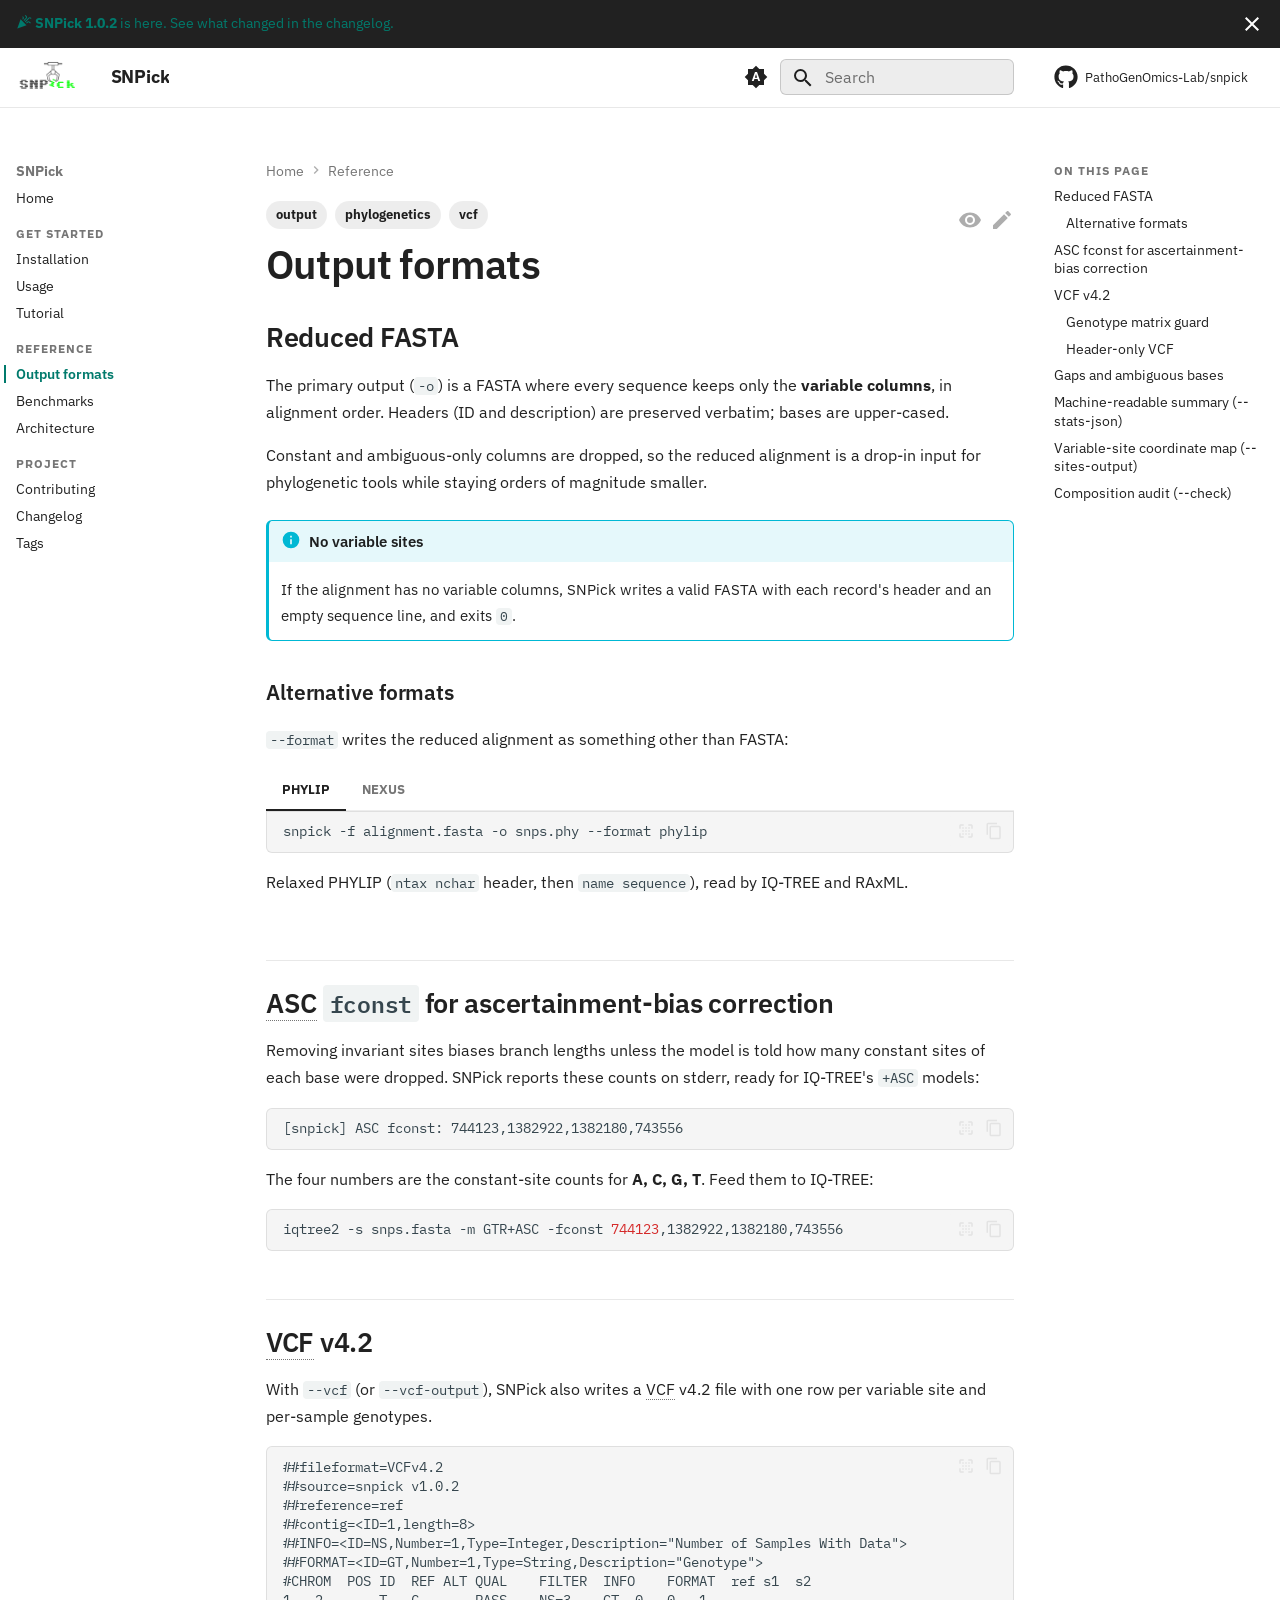
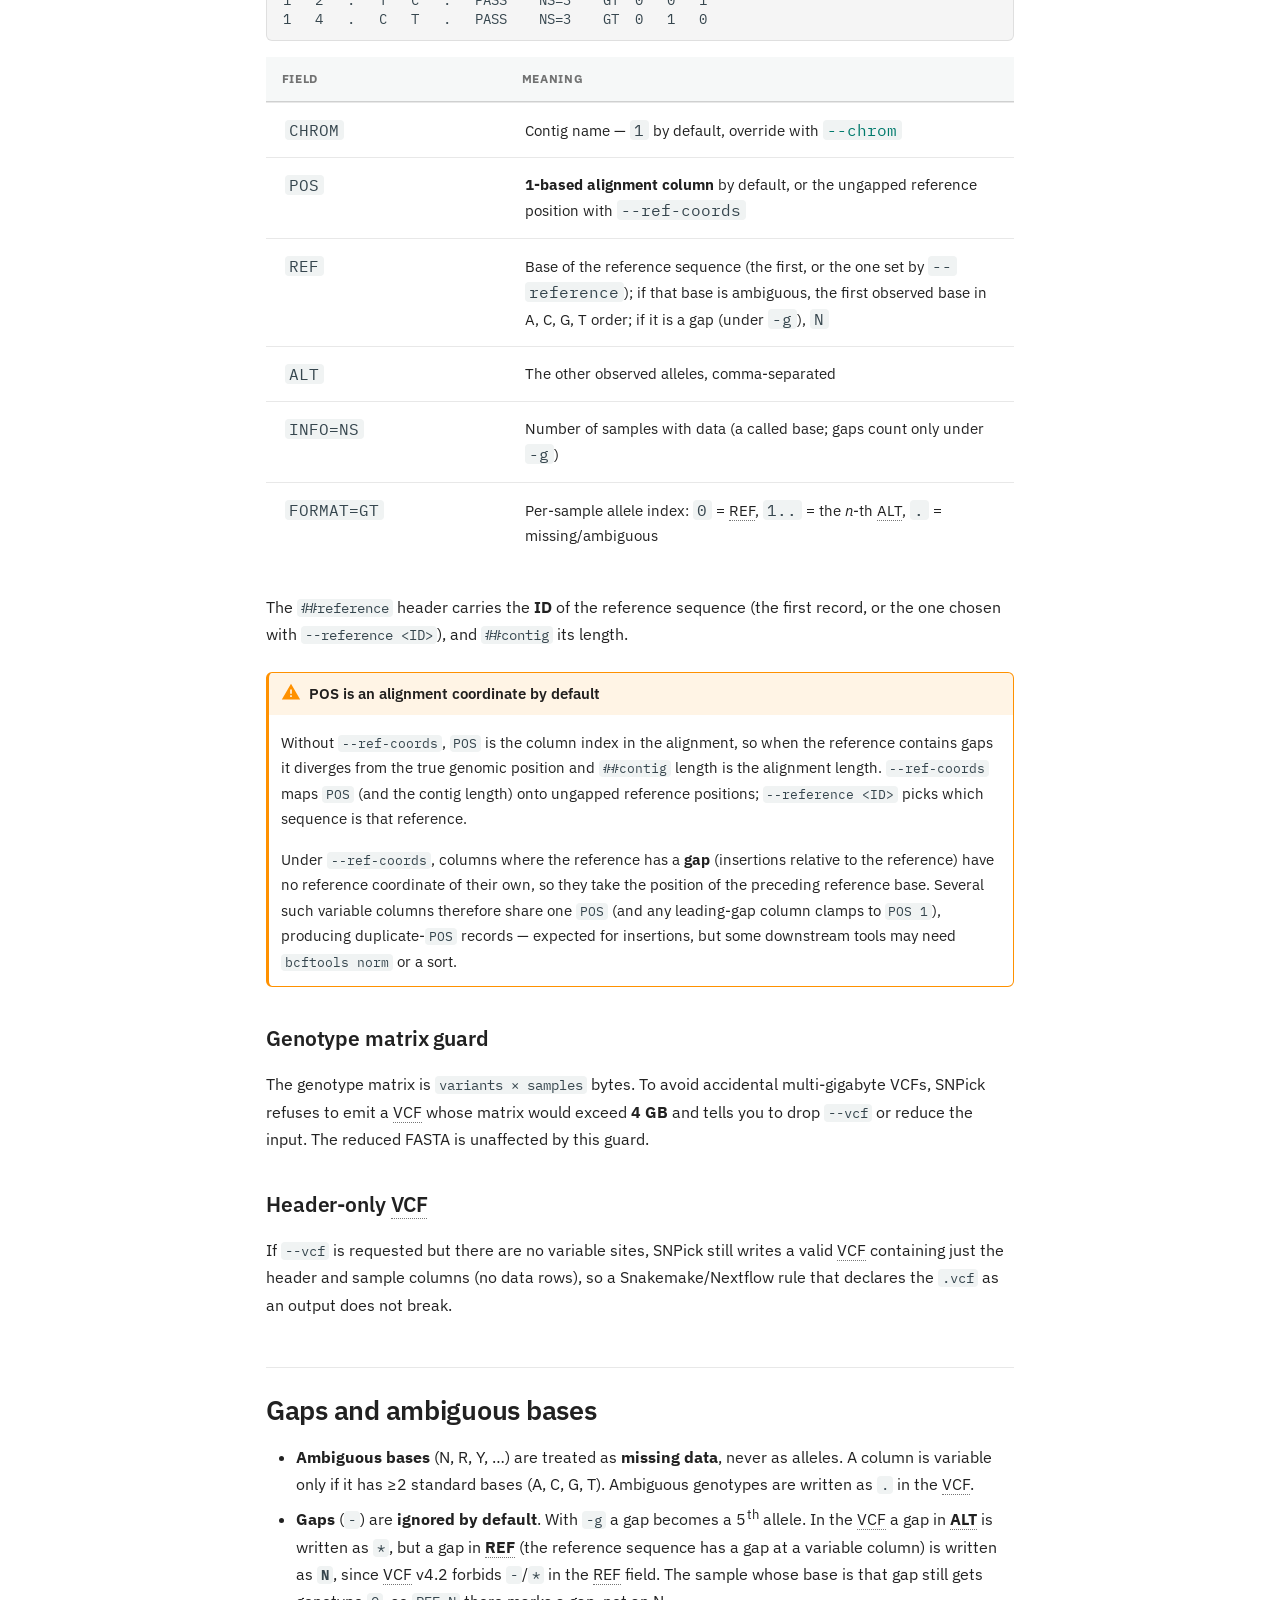
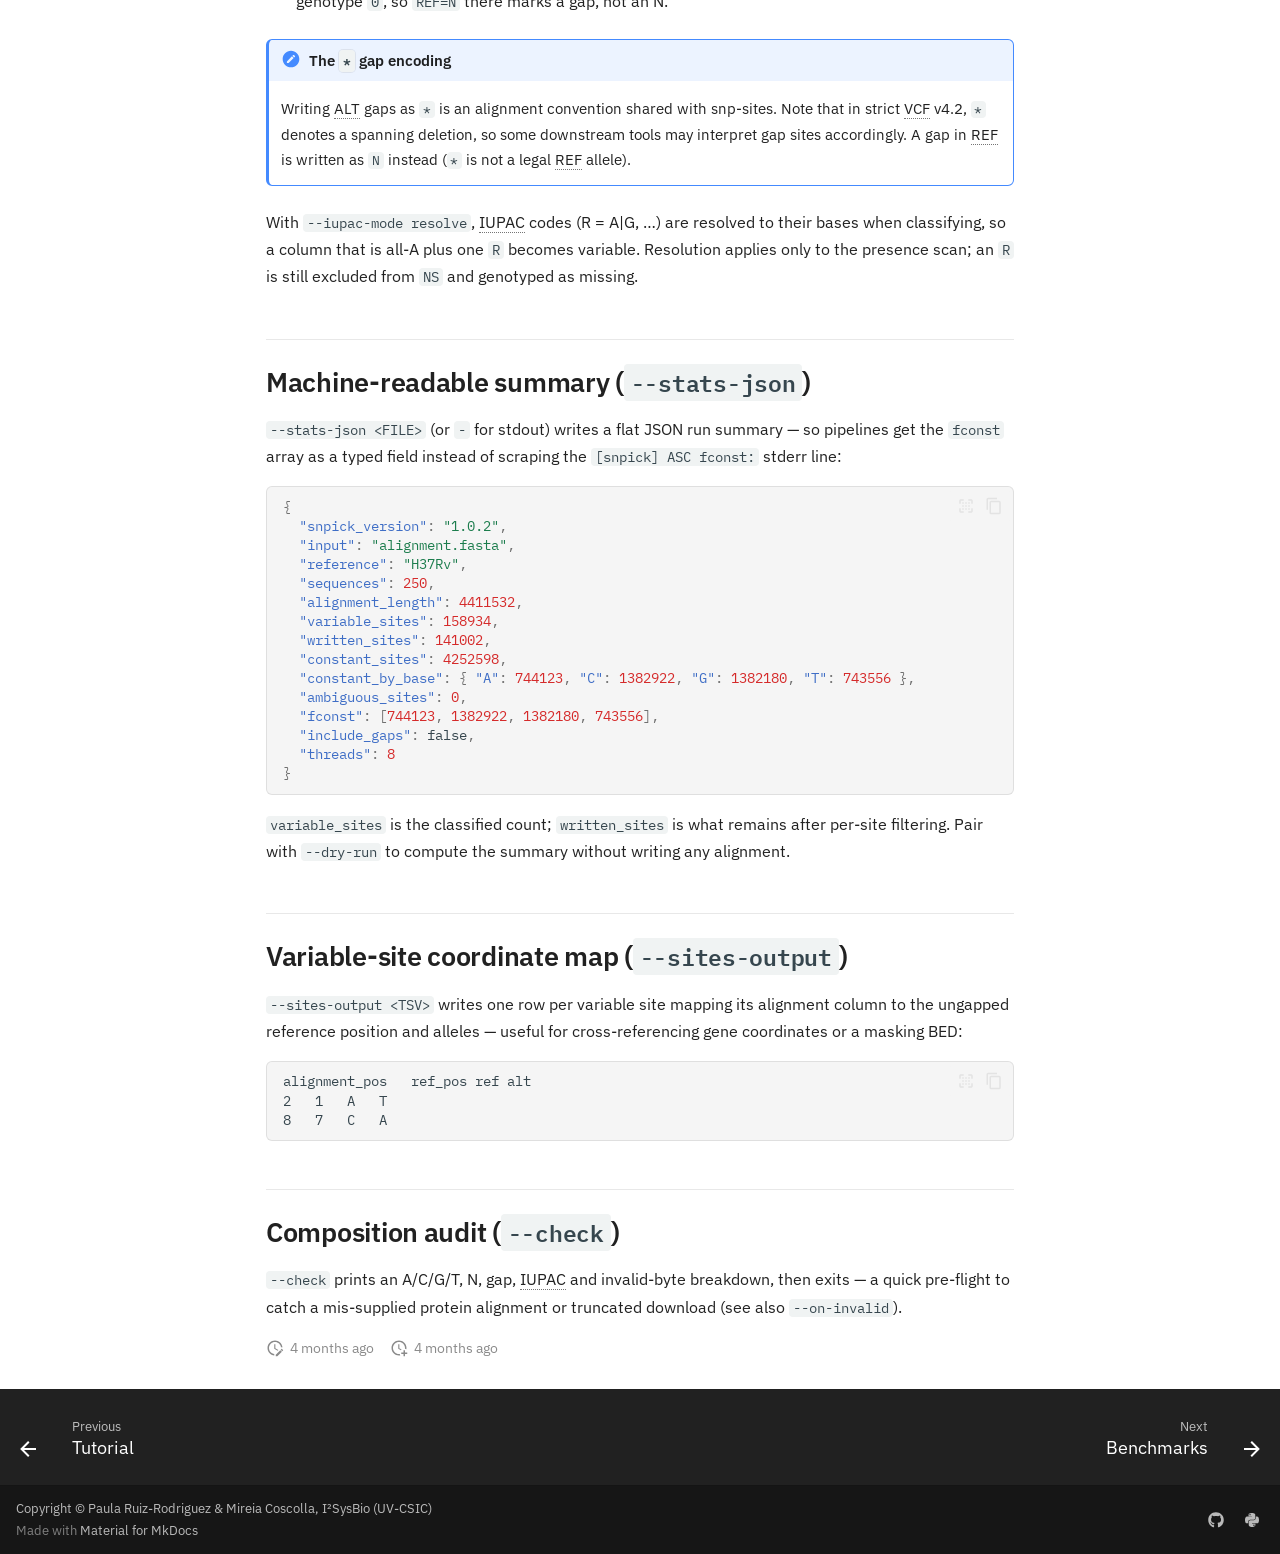
<file: output/index.html>
<!DOCTYPE html><html lang=en class=no-js><head><meta charset=utf-8><meta name=viewport content="width=device-width,initial-scale=1"><meta name=description content="Fast, memory-efficient extraction of variable sites from FASTA alignments"><meta name=author content="Paula Ruiz-Rodriguez"><link href=https://pathogenomics-lab.github.io/snpick/output/ rel=canonical><link href=../tutorials/tutorial/ rel=prev><link href=../benchmarks/ rel=next><link rel=icon href=../assets/logo.png><meta name=generator content="mkdocs-1.6.1, mkdocs-material-9.7.7"><title>Output formats - SNPick</title><link rel=stylesheet href=../assets/stylesheets/main.ec1eaa64.min.css><link rel=stylesheet href=../assets/stylesheets/palette.ab4e12ef.min.css><link rel=preconnect href=https://fonts.gstatic.com crossorigin><link rel=stylesheet href="https://fonts.googleapis.com/css?family=IBM+Plex+Sans:300,300i,400,400i,700,700i%7CIBM+Plex+Mono:400,400i,700,700i&display=fallback"><style>:root{--md-text-font:"IBM Plex Sans";--md-code-font:"IBM Plex Mono"}</style><link rel=stylesheet href=../css/timeago.css><link rel=stylesheet href=../stylesheets/extra.css><script>__md_scope=new URL("..",location),__md_hash=e=>[...e].reduce(((e,_)=>(e<<5)-e+_.charCodeAt(0)),0),__md_get=(e,_=localStorage,t=__md_scope)=>JSON.parse(_.getItem(t.pathname+"."+e)),__md_set=(e,_,t=localStorage,a=__md_scope)=>{try{t.setItem(a.pathname+"."+e,JSON.stringify(_))}catch(e){}}</script><meta property=og:type content=website><meta property=og:title content="Output formats - SNPick"><meta property=og:description content="Fast, memory-efficient extraction of variable sites from FASTA alignments"><meta property=og:image content=https://pathogenomics-lab.github.io/snpick/assets/images/social/output.png><meta property=og:image:type content=image/png><meta property=og:image:width content=1200><meta property=og:image:height content=630><meta content=https://pathogenomics-lab.github.io/snpick/output/ property=og:url><meta property=twitter:card content=summary_large_image><meta property=twitter:title content="Output formats - SNPick"><meta property=twitter:description content="Fast, memory-efficient extraction of variable sites from FASTA alignments"><meta property=twitter:image content=https://pathogenomics-lab.github.io/snpick/assets/images/social/output.png><link href=../assets/stylesheets/glightbox.min.css rel=stylesheet><script src=../assets/javascripts/glightbox.min.js></script><style id=glightbox-style>
            html.glightbox-open { overflow: initial; height: 100%; }
            .gslide-title { margin-top: 0px; user-select: text; }
            .gslide-desc { color: #666; user-select: text; }
            .gslide-image img { background: white; }
            .gscrollbar-fixer { padding-right: 15px; }
            .gdesc-inner { font-size: 0.75rem; }
            body[data-md-color-scheme="slate"] .gdesc-inner { background: var(--md-default-bg-color); }
            body[data-md-color-scheme="slate"] .gslide-title { color: var(--md-default-fg-color); }
            body[data-md-color-scheme="slate"] .gslide-desc { color: var(--md-default-fg-color); }
        </style></head> <body dir=ltr data-md-color-scheme=default data-md-color-primary=indigo data-md-color-accent=indigo> <input class=md-toggle data-md-toggle=drawer type=checkbox id=__drawer autocomplete=off> <input class=md-toggle data-md-toggle=search type=checkbox id=__search autocomplete=off> <label class=md-overlay for=__drawer></label> <div data-md-component=skip> <a href=#output-formats class=md-skip> Skip to content </a> </div> <div data-md-component=announce> <aside class=md-banner> <div class="md-banner__inner md-grid md-typeset"> <button class="md-banner__button md-icon" aria-label="Don't show this again"> <svg xmlns=http://www.w3.org/2000/svg viewbox="0 0 24 24"><path d="M19 6.41 17.59 5 12 10.59 6.41 5 5 6.41 10.59 12 5 17.59 6.41 19 12 13.41 17.59 19 19 17.59 13.41 12z"></path></svg> </button> <a href=../changelog/ > <span class=twemoji> <svg xmlns=http://www.w3.org/2000/svg viewbox="0 0 24 24"><path d="m14.53 1.45-1.08 1.08 1.6 1.6q.33.375.33.87c0 .495-.11.64-.33.86L11.5 9.47l1 1.08 3.63-3.61c.53-.59.79-1.24.79-1.94s-.26-1.36-.79-1.95zm-3.98 2.02L9.47 4.55l.61.56c.22.22.33.52.33.89s-.11.67-.33.89l-.61.56 1.08 1.08.56-.61c.53-.59.8-1.23.8-1.92 0-.72-.27-1.37-.8-1.97zM21 5.06c-.69 0-1.33.27-1.92.8l-5.63 5.64 1.08 1 5.58-5.56c.25-.25.55-.38.89-.38s.64.13.89.38l.61.61 1.03-1.08-.56-.61c-.59-.53-1.25-.8-1.97-.8M7 8 2 22l14-5zm12 3.06c-.7 0-1.34.27-1.94.8l-1.59 1.59 1.08 1.08 1.59-1.59c.25-.25.53-.38.86-.38s.63.13.88.38l1.62 1.59 1.05-1.03-1.6-1.64c-.59-.53-1.25-.8-1.95-.8"></path></svg> </span> <strong>SNPick 1.0.2</strong> is here. See what changed in the changelog. </a> </div> <script>var el=document.querySelector("[data-md-component=announce]");if(el){var content=el.querySelector(".md-typeset");__md_hash(content.innerHTML)===__md_get("__announce")&&(el.hidden=!0)}</script> </aside> </div> <header class="md-header md-header--shadow" data-md-component=header> <nav class="md-header__inner md-grid" aria-label=Header> <a href=.. title=SNPick class="md-header__button md-logo" aria-label=SNPick data-md-component=logo> <img src=../assets/logo.png alt=SNPick class="sp-logo sp-logo--light"> <img src=../assets/logo-dark.png alt=SNPick class="sp-logo sp-logo--dark"> </a> <label class="md-header__button md-icon" for=__drawer> <svg xmlns=http://www.w3.org/2000/svg viewbox="0 0 24 24"><path d="M3 6h18v2H3zm0 5h18v2H3zm0 5h18v2H3z"></path></svg> </label> <div class=md-header__title data-md-component=header-title> <div class=md-header__ellipsis> <div class=md-header__topic> <span class=md-ellipsis> SNPick </span> </div> <div class=md-header__topic data-md-component=header-topic> <span class=md-ellipsis> Output formats </span> </div> </div> </div> <form class=md-header__option data-md-component=palette> <input class=md-option data-md-color-media=(prefers-color-scheme) data-md-color-scheme=default data-md-color-primary=indigo data-md-color-accent=indigo aria-label="Switch to light mode" type=radio name=__palette id=__palette_0> <label class="md-header__button md-icon" title="Switch to light mode" for=__palette_1 hidden> <svg xmlns=http://www.w3.org/2000/svg viewbox="0 0 24 24"><path d="m14.3 16-.7-2h-3.2l-.7 2H7.8L11 7h2l3.2 9zM20 8.69V4h-4.69L12 .69 8.69 4H4v4.69L.69 12 4 15.31V20h4.69L12 23.31 15.31 20H20v-4.69L23.31 12zm-9.15 3.96h2.3L12 9z"></path></svg> </label> <input class=md-option data-md-color-media="(prefers-color-scheme: light)" data-md-color-scheme=default data-md-color-primary=white data-md-color-accent=teal aria-label="Switch to dark mode" type=radio name=__palette id=__palette_1> <label class="md-header__button md-icon" title="Switch to dark mode" for=__palette_2 hidden> <svg xmlns=http://www.w3.org/2000/svg viewbox="0 0 24 24"><path d="m17.75 4.09-2.53 1.94.91 3.06-2.63-1.81-2.63 1.81.91-3.06-2.53-1.94L12.44 4l1.06-3 1.06 3zm3.5 6.91-1.64 1.25.59 1.98-1.7-1.17-1.7 1.17.59-1.98L15.75 11l2.06-.05L18.5 9l.69 1.95zm-2.28 4.95c.83-.08 1.72 1.1 1.19 1.85-.32.45-.66.87-1.08 1.27C15.17 23 8.84 23 4.94 19.07c-3.91-3.9-3.91-10.24 0-14.14.4-.4.82-.76 1.27-1.08.75-.53 1.93.36 1.85 1.19-.27 2.86.69 5.83 2.89 8.02a9.96 9.96 0 0 0 8.02 2.89m-1.64 2.02a12.08 12.08 0 0 1-7.8-3.47c-2.17-2.19-3.33-5-3.49-7.82-2.81 3.14-2.7 7.96.31 10.98 3.02 3.01 7.84 3.12 10.98.31"></path></svg> </label> <input class=md-option data-md-color-media="(prefers-color-scheme: dark)" data-md-color-scheme=slate data-md-color-primary=black data-md-color-accent=teal aria-label="Follow the system setting" type=radio name=__palette id=__palette_2> <label class="md-header__button md-icon" title="Follow the system setting" for=__palette_0 hidden> <svg xmlns=http://www.w3.org/2000/svg viewbox="0 0 24 24"><path d="m14.3 16-.7-2h-3.2l-.7 2H7.8L11 7h2l3.2 9zM20 8.69V4h-4.69L12 .69 8.69 4H4v4.69L.69 12 4 15.31V20h4.69L12 23.31 15.31 20H20v-4.69L23.31 12zm-9.15 3.96h2.3L12 9z"></path></svg> </label> </form> <script>var palette=__md_get("__palette");if(palette&&palette.color){if("(prefers-color-scheme)"===palette.color.media){var media=matchMedia("(prefers-color-scheme: light)"),input=document.querySelector(media.matches?"[data-md-color-media='(prefers-color-scheme: light)']":"[data-md-color-media='(prefers-color-scheme: dark)']");palette.color.media=input.getAttribute("data-md-color-media"),palette.color.scheme=input.getAttribute("data-md-color-scheme"),palette.color.primary=input.getAttribute("data-md-color-primary"),palette.color.accent=input.getAttribute("data-md-color-accent")}for(var[key,value]of Object.entries(palette.color))document.body.setAttribute("data-md-color-"+key,value)}</script> <label class="md-header__button md-icon" for=__search> <svg xmlns=http://www.w3.org/2000/svg viewbox="0 0 24 24"><path d="M9.5 3A6.5 6.5 0 0 1 16 9.5c0 1.61-.59 3.09-1.56 4.23l.27.27h.79l5 5-1.5 1.5-5-5v-.79l-.27-.27A6.52 6.52 0 0 1 9.5 16 6.5 6.5 0 0 1 3 9.5 6.5 6.5 0 0 1 9.5 3m0 2C7 5 5 7 5 9.5S7 14 9.5 14 14 12 14 9.5 12 5 9.5 5"></path></svg> </label> <div class=md-search data-md-component=search role=dialog> <label class=md-search__overlay for=__search></label> <div class=md-search__inner role=search> <form class=md-search__form name=search> <input type=text class=md-search__input name=query aria-label=Search placeholder=Search autocapitalize=off autocorrect=off autocomplete=off spellcheck=false data-md-component=search-query required> <label class="md-search__icon md-icon" for=__search> <svg xmlns=http://www.w3.org/2000/svg viewbox="0 0 24 24"><path d="M9.5 3A6.5 6.5 0 0 1 16 9.5c0 1.61-.59 3.09-1.56 4.23l.27.27h.79l5 5-1.5 1.5-5-5v-.79l-.27-.27A6.52 6.52 0 0 1 9.5 16 6.5 6.5 0 0 1 3 9.5 6.5 6.5 0 0 1 9.5 3m0 2C7 5 5 7 5 9.5S7 14 9.5 14 14 12 14 9.5 12 5 9.5 5"></path></svg> <svg xmlns=http://www.w3.org/2000/svg viewbox="0 0 24 24"><path d="M20 11v2H8l5.5 5.5-1.42 1.42L4.16 12l7.92-7.92L13.5 5.5 8 11z"></path></svg> </label> <nav class=md-search__options aria-label=Search> <a href=javascript:void(0) class="md-search__icon md-icon" title=Share aria-label=Share data-clipboard data-clipboard-text data-md-component=search-share tabindex=-1> <svg xmlns=http://www.w3.org/2000/svg viewbox="0 0 24 24"><path d="M18 16.08c-.76 0-1.44.3-1.96.77L8.91 12.7c.05-.23.09-.46.09-.7s-.04-.47-.09-.7l7.05-4.11c.54.5 1.25.81 2.04.81a3 3 0 0 0 3-3 3 3 0 0 0-3-3 3 3 0 0 0-3 3c0 .24.04.47.09.7L8.04 9.81C7.5 9.31 6.79 9 6 9a3 3 0 0 0-3 3 3 3 0 0 0 3 3c.79 0 1.5-.31 2.04-.81l7.12 4.15c-.05.21-.08.43-.08.66 0 1.61 1.31 2.91 2.92 2.91s2.92-1.3 2.92-2.91A2.92 2.92 0 0 0 18 16.08"></path></svg> </a> <button type=reset class="md-search__icon md-icon" title=Clear aria-label=Clear tabindex=-1> <svg xmlns=http://www.w3.org/2000/svg viewbox="0 0 24 24"><path d="M19 6.41 17.59 5 12 10.59 6.41 5 5 6.41 10.59 12 5 17.59 6.41 19 12 13.41 17.59 19 19 17.59 13.41 12z"></path></svg> </button> </nav> <div class=md-search__suggest data-md-component=search-suggest></div> </form> <div class=md-search__output> <div class=md-search__scrollwrap tabindex=0 data-md-scrollfix> <div class=md-search-result data-md-component=search-result> <div class=md-search-result__meta> Initializing search </div> <ol class=md-search-result__list role=presentation></ol> </div> </div> </div> </div> </div> <div class=md-header__source> <a href=https://github.com/PathoGenOmics-Lab/snpick title="Go to repository" class=md-source data-md-component=source> <div class="md-source__icon md-icon"> <svg xmlns=http://www.w3.org/2000/svg viewbox="0 0 512 512"><!-- Font Awesome Free 7.1.0 by @fontawesome - https://fontawesome.com License - https://fontawesome.com/license/free (Icons: CC BY 4.0, Fonts: SIL OFL 1.1, Code: MIT License) Copyright 2025 Fonticons, Inc.--><path d="M173.9 397.4c0 2-2.3 3.6-5.2 3.6-3.3.3-5.6-1.3-5.6-3.6 0-2 2.3-3.6 5.2-3.6 3-.3 5.6 1.3 5.6 3.6m-31.1-4.5c-.7 2 1.3 4.3 4.3 4.9 2.6 1 5.6 0 6.2-2s-1.3-4.3-4.3-5.2c-2.6-.7-5.5.3-6.2 2.3m44.2-1.7c-2.9.7-4.9 2.6-4.6 4.9.3 2 2.9 3.3 5.9 2.6 2.9-.7 4.9-2.6 4.6-4.6-.3-1.9-3-3.2-5.9-2.9M252.8 8C114.1 8 8 113.3 8 252c0 110.9 69.8 205.8 169.5 239.2 12.8 2.3 17.3-5.6 17.3-12.1 0-6.2-.3-40.4-.3-61.4 0 0-70 15-84.7-29.8 0 0-11.4-29.1-27.8-36.6 0 0-22.9-15.7 1.6-15.4 0 0 24.9 2 38.6 25.8 21.9 38.6 58.6 27.5 72.9 20.9 2.3-16 8.8-27.1 16-33.7-55.9-6.2-112.3-14.3-112.3-110.5 0-27.5 7.6-41.3 23.6-58.9-2.6-6.5-11.1-33.3 2.6-67.9 20.9-6.5 69 27 69 27 20-5.6 41.5-8.5 62.8-8.5s42.8 2.9 62.8 8.5c0 0 48.1-33.6 69-27 13.7 34.7 5.2 61.4 2.6 67.9 16 17.7 25.8 31.5 25.8 58.9 0 96.5-58.9 104.2-114.8 110.5 9.2 7.9 17 22.9 17 46.4 0 33.7-.3 75.4-.3 83.6 0 6.5 4.6 14.4 17.3 12.1C436.2 457.8 504 362.9 504 252 504 113.3 391.5 8 252.8 8M105.2 352.9c-1.3 1-1 3.3.7 5.2 1.6 1.6 3.9 2.3 5.2 1 1.3-1 1-3.3-.7-5.2-1.6-1.6-3.9-2.3-5.2-1m-10.8-8.1c-.7 1.3.3 2.9 2.3 3.9 1.6 1 3.6.7 4.3-.7.7-1.3-.3-2.9-2.3-3.9-2-.6-3.6-.3-4.3.7m32.4 35.6c-1.6 1.3-1 4.3 1.3 6.2 2.3 2.3 5.2 2.6 6.5 1 1.3-1.3.7-4.3-1.3-6.2-2.2-2.3-5.2-2.6-6.5-1m-11.4-14.7c-1.6 1-1.6 3.6 0 5.9s4.3 3.3 5.6 2.3c1.6-1.3 1.6-3.9 0-6.2-1.4-2.3-4-3.3-5.6-2"></path></svg> </div> <div class=md-source__repository> PathoGenOmics-Lab/snpick </div> </a> </div> </nav> </header> <div class=md-container data-md-component=container> <main class=md-main data-md-component=main> <div class="md-main__inner md-grid"> <div class="md-sidebar md-sidebar--primary" data-md-component=sidebar data-md-type=navigation> <div class=md-sidebar__scrollwrap> <div class=md-sidebar__inner> <nav class="md-nav md-nav--primary" aria-label=Navigation data-md-level=0> <label class=md-nav__title for=__drawer> <a href=.. title=SNPick class="md-nav__button md-logo" aria-label=SNPick data-md-component=logo> <img src=../assets/logo.png alt=SNPick class="sp-logo sp-logo--light"> <img src=../assets/logo-dark.png alt=SNPick class="sp-logo sp-logo--dark"> </a> SNPick </label> <div class=md-nav__source> <a href=https://github.com/PathoGenOmics-Lab/snpick title="Go to repository" class=md-source data-md-component=source> <div class="md-source__icon md-icon"> <svg xmlns=http://www.w3.org/2000/svg viewbox="0 0 512 512"><!-- Font Awesome Free 7.1.0 by @fontawesome - https://fontawesome.com License - https://fontawesome.com/license/free (Icons: CC BY 4.0, Fonts: SIL OFL 1.1, Code: MIT License) Copyright 2025 Fonticons, Inc.--><path d="M173.9 397.4c0 2-2.3 3.6-5.2 3.6-3.3.3-5.6-1.3-5.6-3.6 0-2 2.3-3.6 5.2-3.6 3-.3 5.6 1.3 5.6 3.6m-31.1-4.5c-.7 2 1.3 4.3 4.3 4.9 2.6 1 5.6 0 6.2-2s-1.3-4.3-4.3-5.2c-2.6-.7-5.5.3-6.2 2.3m44.2-1.7c-2.9.7-4.9 2.6-4.6 4.9.3 2 2.9 3.3 5.9 2.6 2.9-.7 4.9-2.6 4.6-4.6-.3-1.9-3-3.2-5.9-2.9M252.8 8C114.1 8 8 113.3 8 252c0 110.9 69.8 205.8 169.5 239.2 12.8 2.3 17.3-5.6 17.3-12.1 0-6.2-.3-40.4-.3-61.4 0 0-70 15-84.7-29.8 0 0-11.4-29.1-27.8-36.6 0 0-22.9-15.7 1.6-15.4 0 0 24.9 2 38.6 25.8 21.9 38.6 58.6 27.5 72.9 20.9 2.3-16 8.8-27.1 16-33.7-55.9-6.2-112.3-14.3-112.3-110.5 0-27.5 7.6-41.3 23.6-58.9-2.6-6.5-11.1-33.3 2.6-67.9 20.9-6.5 69 27 69 27 20-5.6 41.5-8.5 62.8-8.5s42.8 2.9 62.8 8.5c0 0 48.1-33.6 69-27 13.7 34.7 5.2 61.4 2.6 67.9 16 17.7 25.8 31.5 25.8 58.9 0 96.5-58.9 104.2-114.8 110.5 9.2 7.9 17 22.9 17 46.4 0 33.7-.3 75.4-.3 83.6 0 6.5 4.6 14.4 17.3 12.1C436.2 457.8 504 362.9 504 252 504 113.3 391.5 8 252.8 8M105.2 352.9c-1.3 1-1 3.3.7 5.2 1.6 1.6 3.9 2.3 5.2 1 1.3-1 1-3.3-.7-5.2-1.6-1.6-3.9-2.3-5.2-1m-10.8-8.1c-.7 1.3.3 2.9 2.3 3.9 1.6 1 3.6.7 4.3-.7.7-1.3-.3-2.9-2.3-3.9-2-.6-3.6-.3-4.3.7m32.4 35.6c-1.6 1.3-1 4.3 1.3 6.2 2.3 2.3 5.2 2.6 6.5 1 1.3-1.3.7-4.3-1.3-6.2-2.2-2.3-5.2-2.6-6.5-1m-11.4-14.7c-1.6 1-1.6 3.6 0 5.9s4.3 3.3 5.6 2.3c1.6-1.3 1.6-3.9 0-6.2-1.4-2.3-4-3.3-5.6-2"></path></svg> </div> <div class=md-source__repository> PathoGenOmics-Lab/snpick </div> </a> </div> <ul class=md-nav__list data-md-scrollfix> <li class=md-nav__item> <a href=.. class=md-nav__link> <span class=md-ellipsis> Home </span> </a> </li> <li class="md-nav__item md-nav__item--section md-nav__item--nested"> <input class="md-nav__toggle md-toggle " type=checkbox id=__nav_2> <label class=md-nav__link for=__nav_2 id=__nav_2_label tabindex> <span class=md-ellipsis> Get started </span> <span class="md-nav__icon md-icon"></span> </label> <nav class=md-nav data-md-level=1 aria-labelledby=__nav_2_label aria-expanded=false> <label class=md-nav__title for=__nav_2> <span class="md-nav__icon md-icon"></span> Get started </label> <ul class=md-nav__list data-md-scrollfix> <li class=md-nav__item> <a href=../installation/ class=md-nav__link> <span class=md-ellipsis> Installation </span> </a> </li> <li class=md-nav__item> <a href=../usage/ class=md-nav__link> <span class=md-ellipsis> Usage </span> </a> </li> <li class=md-nav__item> <a href=../tutorials/tutorial/ class=md-nav__link> <span class=md-ellipsis> Tutorial </span> </a> </li> </ul> </nav> </li> <li class="md-nav__item md-nav__item--active md-nav__item--section md-nav__item--nested"> <input class="md-nav__toggle md-toggle " type=checkbox id=__nav_3 checked> <label class=md-nav__link for=__nav_3 id=__nav_3_label tabindex> <span class=md-ellipsis> Reference </span> <span class="md-nav__icon md-icon"></span> </label> <nav class=md-nav data-md-level=1 aria-labelledby=__nav_3_label aria-expanded=true> <label class=md-nav__title for=__nav_3> <span class="md-nav__icon md-icon"></span> Reference </label> <ul class=md-nav__list data-md-scrollfix> <li class="md-nav__item md-nav__item--active"> <input class="md-nav__toggle md-toggle" type=checkbox id=__toc> <label class="md-nav__link md-nav__link--active" for=__toc> <span class=md-ellipsis> Output formats </span> <span class="md-nav__icon md-icon"></span> </label> <a href=./ class="md-nav__link md-nav__link--active"> <span class=md-ellipsis> Output formats </span> </a> <nav class="md-nav md-nav--secondary" aria-label="On this page"> <label class=md-nav__title for=__toc> <span class="md-nav__icon md-icon"></span> On this page </label> <ul class=md-nav__list data-md-component=toc data-md-scrollfix> <li class=md-nav__item> <a href=#reduced-fasta class=md-nav__link> <span class=md-ellipsis> Reduced FASTA </span> </a> <nav class=md-nav aria-label="Reduced FASTA"> <ul class=md-nav__list> <li class=md-nav__item> <a href=#alternative-formats class=md-nav__link> <span class=md-ellipsis> Alternative formats </span> </a> </li> </ul> </nav> </li> <li class=md-nav__item> <a href=#asc-fconst-for-ascertainment-bias-correction class=md-nav__link> <span class=md-ellipsis> ASC fconst for ascertainment-bias correction </span> </a> </li> <li class=md-nav__item> <a href=#vcf-v42 class=md-nav__link> <span class=md-ellipsis> VCF v4.2 </span> </a> <nav class=md-nav aria-label="VCF v4.2"> <ul class=md-nav__list> <li class=md-nav__item> <a href=#genotype-matrix-guard class=md-nav__link> <span class=md-ellipsis> Genotype matrix guard </span> </a> </li> <li class=md-nav__item> <a href=#header-only-vcf class=md-nav__link> <span class=md-ellipsis> Header-only VCF </span> </a> </li> </ul> </nav> </li> <li class=md-nav__item> <a href=#gaps-and-ambiguous-bases class=md-nav__link> <span class=md-ellipsis> Gaps and ambiguous bases </span> </a> </li> <li class=md-nav__item> <a href=#machine-readable-summary-stats-json class=md-nav__link> <span class=md-ellipsis> Machine-readable summary (--stats-json) </span> </a> </li> <li class=md-nav__item> <a href=#variable-site-coordinate-map-sites-output class=md-nav__link> <span class=md-ellipsis> Variable-site coordinate map (--sites-output) </span> </a> </li> <li class=md-nav__item> <a href=#composition-audit-check class=md-nav__link> <span class=md-ellipsis> Composition audit (--check) </span> </a> </li> </ul> </nav> </li> <li class=md-nav__item> <a href=../benchmarks/ class=md-nav__link> <span class=md-ellipsis> Benchmarks </span> </a> </li> <li class=md-nav__item> <a href=../architecture/ class=md-nav__link> <span class=md-ellipsis> Architecture </span> </a> </li> </ul> </nav> </li> <li class="md-nav__item md-nav__item--section md-nav__item--nested"> <input class="md-nav__toggle md-toggle " type=checkbox id=__nav_4> <label class=md-nav__link for=__nav_4 id=__nav_4_label tabindex> <span class=md-ellipsis> Project </span> <span class="md-nav__icon md-icon"></span> </label> <nav class=md-nav data-md-level=1 aria-labelledby=__nav_4_label aria-expanded=false> <label class=md-nav__title for=__nav_4> <span class="md-nav__icon md-icon"></span> Project </label> <ul class=md-nav__list data-md-scrollfix> <li class=md-nav__item> <a href=../contributing/ class=md-nav__link> <span class=md-ellipsis> Contributing </span> </a> </li> <li class=md-nav__item> <a href=../changelog/ class=md-nav__link> <span class=md-ellipsis> Changelog </span> </a> </li> <li class=md-nav__item> <a href=../tags/ class=md-nav__link> <span class=md-ellipsis> Tags </span> </a> </li> </ul> </nav> </li> </ul> </nav> </div> </div> </div> <div class="md-sidebar md-sidebar--secondary" data-md-component=sidebar data-md-type=toc> <div class=md-sidebar__scrollwrap> <div class=md-sidebar__inner> <nav class="md-nav md-nav--secondary" aria-label="On this page"> <label class=md-nav__title for=__toc> <span class="md-nav__icon md-icon"></span> On this page </label> <ul class=md-nav__list data-md-component=toc data-md-scrollfix> <li class=md-nav__item> <a href=#reduced-fasta class=md-nav__link> <span class=md-ellipsis> Reduced FASTA </span> </a> <nav class=md-nav aria-label="Reduced FASTA"> <ul class=md-nav__list> <li class=md-nav__item> <a href=#alternative-formats class=md-nav__link> <span class=md-ellipsis> Alternative formats </span> </a> </li> </ul> </nav> </li> <li class=md-nav__item> <a href=#asc-fconst-for-ascertainment-bias-correction class=md-nav__link> <span class=md-ellipsis> ASC fconst for ascertainment-bias correction </span> </a> </li> <li class=md-nav__item> <a href=#vcf-v42 class=md-nav__link> <span class=md-ellipsis> VCF v4.2 </span> </a> <nav class=md-nav aria-label="VCF v4.2"> <ul class=md-nav__list> <li class=md-nav__item> <a href=#genotype-matrix-guard class=md-nav__link> <span class=md-ellipsis> Genotype matrix guard </span> </a> </li> <li class=md-nav__item> <a href=#header-only-vcf class=md-nav__link> <span class=md-ellipsis> Header-only VCF </span> </a> </li> </ul> </nav> </li> <li class=md-nav__item> <a href=#gaps-and-ambiguous-bases class=md-nav__link> <span class=md-ellipsis> Gaps and ambiguous bases </span> </a> </li> <li class=md-nav__item> <a href=#machine-readable-summary-stats-json class=md-nav__link> <span class=md-ellipsis> Machine-readable summary (--stats-json) </span> </a> </li> <li class=md-nav__item> <a href=#variable-site-coordinate-map-sites-output class=md-nav__link> <span class=md-ellipsis> Variable-site coordinate map (--sites-output) </span> </a> </li> <li class=md-nav__item> <a href=#composition-audit-check class=md-nav__link> <span class=md-ellipsis> Composition audit (--check) </span> </a> </li> </ul> </nav> </div> </div> </div> <div class=md-content data-md-component=content> <nav class=md-path aria-label=Navigation> <ol class=md-path__list> <li class=md-path__item> <a href=.. class=md-path__link> <span class=md-ellipsis> Home </span> </a> </li> <li class=md-path__item> <a href=./ class=md-path__link> <span class=md-ellipsis> Reference </span> </a> </li> </ol> </nav> <article class="md-content__inner md-typeset"> <nav class=md-tags> <a href=../tags/#tag:output class=md-tag>output</a> <a href=../tags/#tag:phylogenetics class=md-tag>phylogenetics</a> <a href=../tags/#tag:vcf class=md-tag>vcf</a> </nav> <a href=https://github.com/PathoGenOmics-Lab/snpick/edit/main/docs/output.md title="Edit this page" class="md-content__button md-icon" rel=edit> <svg xmlns=http://www.w3.org/2000/svg viewbox="0 0 24 24"><path d="M20.71 7.04c.39-.39.39-1.04 0-1.41l-2.34-2.34c-.37-.39-1.02-.39-1.41 0l-1.84 1.83 3.75 3.75M3 17.25V21h3.75L17.81 9.93l-3.75-3.75z"></path></svg> </a> <a href=https://github.com/PathoGenOmics-Lab/snpick/raw/main/docs/output.md title="View source of this page" class="md-content__button md-icon"> <svg xmlns=http://www.w3.org/2000/svg viewbox="0 0 24 24"><path d="M12 9a3 3 0 0 0-3 3 3 3 0 0 0 3 3 3 3 0 0 0 3-3 3 3 0 0 0-3-3m0 8a5 5 0 0 1-5-5 5 5 0 0 1 5-5 5 5 0 0 1 5 5 5 5 0 0 1-5 5m0-12.5C7 4.5 2.73 7.61 1 12c1.73 4.39 6 7.5 11 7.5s9.27-3.11 11-7.5c-1.73-4.39-6-7.5-11-7.5"></path></svg> </a> <h1 id=output-formats>Output formats<a class=headerlink href=#output-formats title="Permanent link">¶</a></h1> <h2 id=reduced-fasta>Reduced FASTA<a class=headerlink href=#reduced-fasta title="Permanent link">¶</a></h2> <p>The primary output (<code>-o</code>) is a FASTA where every sequence keeps only the <strong>variable columns</strong>, in alignment order. Headers (ID and description) are preserved verbatim; bases are upper-cased.</p> <p>Constant and ambiguous-only columns are dropped, so the reduced alignment is a drop-in input for phylogenetic tools while staying orders of magnitude smaller.</p> <div class="admonition info"> <p class=admonition-title>No variable sites</p> <p>If the alignment has no variable columns, SNPick writes a valid FASTA with each record's header and an empty sequence line, and exits <code>0</code>.</p> </div> <h3 id=alternative-formats>Alternative formats<a class=headerlink href=#alternative-formats title="Permanent link">¶</a></h3> <p><code>--format</code> writes the reduced alignment as something other than FASTA:</p> <div class="tabbed-set tabbed-alternate" data-tabs=1:2><input checked=checked id=phylip name=__tabbed_1 type=radio><input id=nexus name=__tabbed_1 type=radio><div class=tabbed-labels><label for=phylip>PHYLIP</label><label for=nexus>NEXUS</label></div> <div class=tabbed-content> <div class=tabbed-block> <div class="language-bash highlight"><pre><span></span><code><span id=__span-0-1><a id=__codelineno-0-1 name=__codelineno-0-1 href=#__codelineno-0-1></a>snpick<span class=w> </span>-f<span class=w> </span>alignment.fasta<span class=w> </span>-o<span class=w> </span>snps.phy<span class=w> </span>--format<span class=w> </span>phylip
</span></code></pre></div> <p>Relaxed PHYLIP (<code>ntax nchar</code> header, then <code>name sequence</code>), read by IQ-TREE and RAxML.</p> </div> <div class=tabbed-block> <div class="language-bash highlight"><pre><span></span><code><span id=__span-1-1><a id=__codelineno-1-1 name=__codelineno-1-1 href=#__codelineno-1-1></a>snpick<span class=w> </span>-f<span class=w> </span>alignment.fasta<span class=w> </span>-o<span class=w> </span>snps.nex<span class=w> </span>--format<span class=w> </span>nexus
</span></code></pre></div> <p>A NEXUS <code>DATA</code> block (<code>DIMENSIONS</code> / <code>FORMAT DATATYPE=DNA</code> / <code>MATRIX</code>) for MrBayes, PAUP* and SplitsTree.</p> </div> </div> </div> <h2 id=asc-fconst-for-ascertainment-bias-correction><abbr title="Ascertainment-bias Correction">ASC</abbr> <code>fconst</code> for ascertainment-bias correction<a class=headerlink href=#asc-fconst-for-ascertainment-bias-correction title="Permanent link">¶</a></h2> <p>Removing invariant sites biases branch lengths unless the model is told how many constant sites of each base were dropped. SNPick reports these counts on stderr, ready for IQ-TREE's <code>+ASC</code> models:</p> <div class="language-text highlight"><pre><span></span><code><span id=__span-2-1><a id=__codelineno-2-1 name=__codelineno-2-1 href=#__codelineno-2-1></a>[snpick] ASC fconst: 744123,1382922,1382180,743556
</span></code></pre></div> <p>The four numbers are the constant-site counts for <strong>A, C, G, T</strong>. Feed them to IQ-TREE:</p> <div class="language-bash highlight"><pre><span></span><code><span id=__span-3-1><a id=__codelineno-3-1 name=__codelineno-3-1 href=#__codelineno-3-1></a>iqtree2<span class=w> </span>-s<span class=w> </span>snps.fasta<span class=w> </span>-m<span class=w> </span>GTR+ASC<span class=w> </span>-fconst<span class=w> </span><span class=m>744123</span>,1382922,1382180,743556
</span></code></pre></div> <h2 id=vcf-v42><abbr title="Variant Call Format">VCF</abbr> v4.2<a class=headerlink href=#vcf-v42 title="Permanent link">¶</a></h2> <p>With <code>--vcf</code> (or <code>--vcf-output</code>), SNPick also writes a <abbr title="Variant Call Format">VCF</abbr> v4.2 file with one row per variable site and per-sample genotypes.</p> <div class="language-text highlight"><pre><span></span><code><span id=__span-4-1><a id=__codelineno-4-1 name=__codelineno-4-1 href=#__codelineno-4-1></a>##fileformat=VCFv4.2
</span><span id=__span-4-2><a id=__codelineno-4-2 name=__codelineno-4-2 href=#__codelineno-4-2></a>##source=snpick v1.0.2
</span><span id=__span-4-3><a id=__codelineno-4-3 name=__codelineno-4-3 href=#__codelineno-4-3></a>##reference=ref
</span><span id=__span-4-4><a id=__codelineno-4-4 name=__codelineno-4-4 href=#__codelineno-4-4></a>##contig=&lt;ID=1,length=8&gt;
</span><span id=__span-4-5><a id=__codelineno-4-5 name=__codelineno-4-5 href=#__codelineno-4-5></a>##INFO=&lt;ID=NS,Number=1,Type=Integer,Description="Number of Samples With Data"&gt;
</span><span id=__span-4-6><a id=__codelineno-4-6 name=__codelineno-4-6 href=#__codelineno-4-6></a>##FORMAT=&lt;ID=GT,Number=1,Type=String,Description="Genotype"&gt;
</span><span id=__span-4-7><a id=__codelineno-4-7 name=__codelineno-4-7 href=#__codelineno-4-7></a>#CHROM  POS ID  REF ALT QUAL    FILTER  INFO    FORMAT  ref s1  s2
</span><span id=__span-4-8><a id=__codelineno-4-8 name=__codelineno-4-8 href=#__codelineno-4-8></a>1   2   .   T   C   .   PASS    NS=3    GT  0   0   1
</span><span id=__span-4-9><a id=__codelineno-4-9 name=__codelineno-4-9 href=#__codelineno-4-9></a>1   4   .   C   T   .   PASS    NS=3    GT  0   1   0
</span></code></pre></div> <table> <thead> <tr> <th>Field</th> <th>Meaning</th> </tr> </thead> <tbody> <tr> <td><code>CHROM</code></td> <td>Contig name — <code>1</code> by default, override with <a href=../usage/#vcf-coordinates><code>--chrom</code></a></td> </tr> <tr> <td><code>POS</code></td> <td><strong>1-based alignment column</strong> by default, or the ungapped reference position with <code>--ref-coords</code></td> </tr> <tr> <td><code>REF</code></td> <td>Base of the reference sequence (the first, or the one set by <code>--reference</code>); if that base is ambiguous, the first observed base in A, C, G, T order; if it is a gap (under <code>-g</code>), <code>N</code></td> </tr> <tr> <td><code>ALT</code></td> <td>The other observed alleles, comma-separated</td> </tr> <tr> <td><code>INFO=NS</code></td> <td>Number of samples with data (a called base; gaps count only under <code>-g</code>)</td> </tr> <tr> <td><code>FORMAT=GT</code></td> <td>Per-sample allele index: <code>0</code> = <abbr title="Reference allele (VCF column)">REF</abbr>, <code>1..</code> = the <em>n</em>-th <abbr title="Alternate allele(s) (VCF column)">ALT</abbr>, <code>.</code> = missing/ambiguous</td> </tr> </tbody> </table> <p>The <code>##reference</code> header carries the <strong>ID</strong> of the reference sequence (the first record, or the one chosen with <code>--reference &lt;ID&gt;</code>), and <code>##contig</code> its length.</p> <div class="admonition warning"> <p class=admonition-title>POS is an alignment coordinate by default</p> <p>Without <code>--ref-coords</code>, <code>POS</code> is the column index in the alignment, so when the reference contains gaps it diverges from the true genomic position and <code>##contig</code> length is the alignment length. <code>--ref-coords</code> maps <code>POS</code> (and the contig length) onto ungapped reference positions; <code>--reference &lt;ID&gt;</code> picks which sequence is that reference.</p> <p>Under <code>--ref-coords</code>, columns where the reference has a <strong>gap</strong> (insertions relative to the reference) have no reference coordinate of their own, so they take the position of the preceding reference base. Several such variable columns therefore share one <code>POS</code> (and any leading-gap column clamps to <code>POS 1</code>), producing duplicate-<code>POS</code> records — expected for insertions, but some downstream tools may need <code>bcftools norm</code> or a sort.</p> </div> <h3 id=genotype-matrix-guard>Genotype matrix guard<a class=headerlink href=#genotype-matrix-guard title="Permanent link">¶</a></h3> <p>The genotype matrix is <code>variants × samples</code> bytes. To avoid accidental multi-gigabyte VCFs, SNPick refuses to emit a <abbr title="Variant Call Format">VCF</abbr> whose matrix would exceed <strong>4 GB</strong> and tells you to drop <code>--vcf</code> or reduce the input. The reduced FASTA is unaffected by this guard.</p> <h3 id=header-only-vcf>Header-only <abbr title="Variant Call Format">VCF</abbr><a class=headerlink href=#header-only-vcf title="Permanent link">¶</a></h3> <p>If <code>--vcf</code> is requested but there are no variable sites, SNPick still writes a valid <abbr title="Variant Call Format">VCF</abbr> containing just the header and sample columns (no data rows), so a Snakemake/Nextflow rule that declares the <code>.vcf</code> as an output does not break.</p> <h2 id=gaps-and-ambiguous-bases>Gaps and ambiguous bases<a class=headerlink href=#gaps-and-ambiguous-bases title="Permanent link">¶</a></h2> <ul> <li><strong>Ambiguous bases</strong> (N, R, Y, …) are treated as <strong>missing data</strong>, never as alleles. A column is variable only if it has ≥2 standard bases (A, C, G, T). Ambiguous genotypes are written as <code>.</code> in the <abbr title="Variant Call Format">VCF</abbr>.</li> <li><strong>Gaps</strong> (<code>-</code>) are <strong>ignored by default</strong>. With <code>-g</code> a gap becomes a 5<sup>th</sup> allele. In the <abbr title="Variant Call Format">VCF</abbr> a gap in <strong><abbr title="Alternate allele(s) (VCF column)">ALT</abbr></strong> is written as <code>*</code>, but a gap in <strong><abbr title="Reference allele (VCF column)">REF</abbr></strong> (the reference sequence has a gap at a variable column) is written as <strong><code>N</code></strong>, since <abbr title="Variant Call Format">VCF</abbr> v4.2 forbids <code>-</code>/<code>*</code> in the <abbr title="Reference allele (VCF column)">REF</abbr> field. The sample whose base is that gap still gets genotype <code>0</code>, so <code>REF=N</code> there marks a gap, not an N.</li> </ul> <div class="admonition note"> <p class=admonition-title>The <code>*</code> gap encoding</p> <p>Writing <abbr title="Alternate allele(s) (VCF column)">ALT</abbr> gaps as <code>*</code> is an alignment convention shared with snp-sites. Note that in strict <abbr title="Variant Call Format">VCF</abbr> v4.2, <code>*</code> denotes a spanning deletion, so some downstream tools may interpret gap sites accordingly. A gap in <abbr title="Reference allele (VCF column)">REF</abbr> is written as <code>N</code> instead (<code>*</code> is not a legal <abbr title="Reference allele (VCF column)">REF</abbr> allele).</p> </div> <p>With <code>--iupac-mode resolve</code>, <abbr title="International Union of Pure and Applied Chemistry — nucleotide ambiguity codes">IUPAC</abbr> codes (R = A|G, …) are resolved to their bases when classifying, so a column that is all-A plus one <code>R</code> becomes variable. Resolution applies only to the presence scan; an <code>R</code> is still excluded from <code>NS</code> and genotyped as missing.</p> <h2 id=machine-readable-summary-stats-json>Machine-readable summary (<code>--stats-json</code>)<a class=headerlink href=#machine-readable-summary-stats-json title="Permanent link">¶</a></h2> <p><code>--stats-json &lt;FILE&gt;</code> (or <code>-</code> for stdout) writes a flat JSON run summary — so pipelines get the <code>fconst</code> array as a typed field instead of scraping the <code>[snpick] ASC fconst:</code> stderr line:</p> <div class="language-json highlight"><pre><span></span><code><span id=__span-5-1><a id=__codelineno-5-1 name=__codelineno-5-1 href=#__codelineno-5-1></a><span class=p>{</span>
</span><span id=__span-5-2><a id=__codelineno-5-2 name=__codelineno-5-2 href=#__codelineno-5-2></a><span class=w>  </span><span class=nt>"snpick_version"</span><span class=p>:</span><span class=w> </span><span class=s2>"1.0.2"</span><span class=p>,</span>
</span><span id=__span-5-3><a id=__codelineno-5-3 name=__codelineno-5-3 href=#__codelineno-5-3></a><span class=w>  </span><span class=nt>"input"</span><span class=p>:</span><span class=w> </span><span class=s2>"alignment.fasta"</span><span class=p>,</span>
</span><span id=__span-5-4><a id=__codelineno-5-4 name=__codelineno-5-4 href=#__codelineno-5-4></a><span class=w>  </span><span class=nt>"reference"</span><span class=p>:</span><span class=w> </span><span class=s2>"H37Rv"</span><span class=p>,</span>
</span><span id=__span-5-5><a id=__codelineno-5-5 name=__codelineno-5-5 href=#__codelineno-5-5></a><span class=w>  </span><span class=nt>"sequences"</span><span class=p>:</span><span class=w> </span><span class=mi>250</span><span class=p>,</span>
</span><span id=__span-5-6><a id=__codelineno-5-6 name=__codelineno-5-6 href=#__codelineno-5-6></a><span class=w>  </span><span class=nt>"alignment_length"</span><span class=p>:</span><span class=w> </span><span class=mi>4411532</span><span class=p>,</span>
</span><span id=__span-5-7><a id=__codelineno-5-7 name=__codelineno-5-7 href=#__codelineno-5-7></a><span class=w>  </span><span class=nt>"variable_sites"</span><span class=p>:</span><span class=w> </span><span class=mi>158934</span><span class=p>,</span>
</span><span id=__span-5-8><a id=__codelineno-5-8 name=__codelineno-5-8 href=#__codelineno-5-8></a><span class=w>  </span><span class=nt>"written_sites"</span><span class=p>:</span><span class=w> </span><span class=mi>141002</span><span class=p>,</span>
</span><span id=__span-5-9><a id=__codelineno-5-9 name=__codelineno-5-9 href=#__codelineno-5-9></a><span class=w>  </span><span class=nt>"constant_sites"</span><span class=p>:</span><span class=w> </span><span class=mi>4252598</span><span class=p>,</span>
</span><span id=__span-5-10><a id=__codelineno-5-10 name=__codelineno-5-10 href=#__codelineno-5-10></a><span class=w>  </span><span class=nt>"constant_by_base"</span><span class=p>:</span><span class=w> </span><span class=p>{</span><span class=w> </span><span class=nt>"A"</span><span class=p>:</span><span class=w> </span><span class=mi>744123</span><span class=p>,</span><span class=w> </span><span class=nt>"C"</span><span class=p>:</span><span class=w> </span><span class=mi>1382922</span><span class=p>,</span><span class=w> </span><span class=nt>"G"</span><span class=p>:</span><span class=w> </span><span class=mi>1382180</span><span class=p>,</span><span class=w> </span><span class=nt>"T"</span><span class=p>:</span><span class=w> </span><span class=mi>743556</span><span class=w> </span><span class=p>},</span>
</span><span id=__span-5-11><a id=__codelineno-5-11 name=__codelineno-5-11 href=#__codelineno-5-11></a><span class=w>  </span><span class=nt>"ambiguous_sites"</span><span class=p>:</span><span class=w> </span><span class=mi>0</span><span class=p>,</span>
</span><span id=__span-5-12><a id=__codelineno-5-12 name=__codelineno-5-12 href=#__codelineno-5-12></a><span class=w>  </span><span class=nt>"fconst"</span><span class=p>:</span><span class=w> </span><span class=p>[</span><span class=mi>744123</span><span class=p>,</span><span class=w> </span><span class=mi>1382922</span><span class=p>,</span><span class=w> </span><span class=mi>1382180</span><span class=p>,</span><span class=w> </span><span class=mi>743556</span><span class=p>],</span>
</span><span id=__span-5-13><a id=__codelineno-5-13 name=__codelineno-5-13 href=#__codelineno-5-13></a><span class=w>  </span><span class=nt>"include_gaps"</span><span class=p>:</span><span class=w> </span><span class=kc>false</span><span class=p>,</span>
</span><span id=__span-5-14><a id=__codelineno-5-14 name=__codelineno-5-14 href=#__codelineno-5-14></a><span class=w>  </span><span class=nt>"threads"</span><span class=p>:</span><span class=w> </span><span class=mi>8</span>
</span><span id=__span-5-15><a id=__codelineno-5-15 name=__codelineno-5-15 href=#__codelineno-5-15></a><span class=p>}</span>
</span></code></pre></div> <p><code>variable_sites</code> is the classified count; <code>written_sites</code> is what remains after per-site filtering. Pair with <code>--dry-run</code> to compute the summary without writing any alignment.</p> <h2 id=variable-site-coordinate-map-sites-output>Variable-site coordinate map (<code>--sites-output</code>)<a class=headerlink href=#variable-site-coordinate-map-sites-output title="Permanent link">¶</a></h2> <p><code>--sites-output &lt;TSV&gt;</code> writes one row per variable site mapping its alignment column to the ungapped reference position and alleles — useful for cross-referencing gene coordinates or a masking BED:</p> <div class="language-text highlight"><pre><span></span><code><span id=__span-6-1><a id=__codelineno-6-1 name=__codelineno-6-1 href=#__codelineno-6-1></a>alignment_pos   ref_pos ref alt
</span><span id=__span-6-2><a id=__codelineno-6-2 name=__codelineno-6-2 href=#__codelineno-6-2></a>2   1   A   T
</span><span id=__span-6-3><a id=__codelineno-6-3 name=__codelineno-6-3 href=#__codelineno-6-3></a>8   7   C   A
</span></code></pre></div> <h2 id=composition-audit-check>Composition audit (<code>--check</code>)<a class=headerlink href=#composition-audit-check title="Permanent link">¶</a></h2> <p><code>--check</code> prints an A/C/G/T, N, gap, <abbr title="International Union of Pure and Applied Chemistry — nucleotide ambiguity codes">IUPAC</abbr> and invalid-byte breakdown, then exits — a quick pre-flight to catch a mis-supplied protein alignment or truncated download (see also <code>--on-invalid</code>).</p> <aside class=md-source-file> <span class=md-source-file__fact> <span class=md-icon title="Last update"> <svg xmlns=http://www.w3.org/2000/svg viewbox="0 0 24 24"><path d="M21 13.1c-.1 0-.3.1-.4.2l-1 1 2.1 2.1 1-1c.2-.2.2-.6 0-.8l-1.3-1.3c-.1-.1-.2-.2-.4-.2m-1.9 1.8-6.1 6V23h2.1l6.1-6.1zM12.5 7v5.2l4 2.4-1 1L11 13V7zM11 21.9c-5.1-.5-9-4.8-9-9.9C2 6.5 6.5 2 12 2c5.3 0 9.6 4.1 10 9.3-.3-.1-.6-.2-1-.2s-.7.1-1 .2C19.6 7.2 16.2 4 12 4c-4.4 0-8 3.6-8 8 0 4.1 3.1 7.5 7.1 7.9l-.1.2z"></path></svg> </span> <span class="git-revision-date-localized-plugin git-revision-date-localized-plugin-timeago" title="July 19, 2026 07:22:44 UTC"><span class=timeago datetime=2026-07-19T07:22:44+00:00 locale=en></span></span><span class="git-revision-date-localized-plugin git-revision-date-localized-plugin-iso_date" title="July 19, 2026 07:22:44 UTC">2026-07-19</span> </span> <span class=md-source-file__fact> <span class=md-icon title=Created> <svg xmlns=http://www.w3.org/2000/svg viewbox="0 0 24 24"><path d="M14.47 15.08 11 13V7h1.5v5.25l3.08 1.83c-.41.28-.79.62-1.11 1m-1.39 4.84c-.36.05-.71.08-1.08.08-4.42 0-8-3.58-8-8s3.58-8 8-8 8 3.58 8 8c0 .37-.03.72-.08 1.08.69.1 1.33.32 1.92.64.1-.56.16-1.13.16-1.72 0-5.5-4.5-10-10-10S2 6.5 2 12s4.47 10 10 10c.59 0 1.16-.06 1.72-.16-.32-.59-.54-1.23-.64-1.92M18 15v3h-3v2h3v3h2v-3h3v-2h-3v-3z"></path></svg> </span> <span class="git-revision-date-localized-plugin git-revision-date-localized-plugin-timeago" title="July 18, 2026 16:17:32 UTC"><span class=timeago datetime=2026-07-18T16:17:32+00:00 locale=en></span></span><span class="git-revision-date-localized-plugin git-revision-date-localized-plugin-iso_date" title="July 18, 2026 16:17:32 UTC">2026-07-18</span> </span> </aside> </article> </div> <script>var tabs=__md_get("__tabs");if(Array.isArray(tabs))e:for(var set of document.querySelectorAll(".tabbed-set")){var labels=set.querySelector(".tabbed-labels");for(var tab of tabs)for(var label of labels.getElementsByTagName("label"))if(label.innerText.trim()===tab){var input=document.getElementById(label.htmlFor);input.checked=!0;continue e}}</script> <script>var target=document.getElementById(location.hash.slice(1));target&&target.name&&(target.checked=target.name.startsWith("__tabbed_"))</script> </div> <button type=button class="md-top md-icon" data-md-component=top hidden> <svg xmlns=http://www.w3.org/2000/svg viewbox="0 0 24 24"><path d="M13 20h-2V8l-5.5 5.5-1.42-1.42L12 4.16l7.92 7.92-1.42 1.42L13 8z"></path></svg> Back to top </button> </main> <footer class=md-footer> <nav class="md-footer__inner md-grid" aria-label=Footer> <a href=../tutorials/tutorial/ class="md-footer__link md-footer__link--prev" aria-label="Previous: Tutorial"> <div class="md-footer__button md-icon"> <svg xmlns=http://www.w3.org/2000/svg viewbox="0 0 24 24"><path d="M20 11v2H8l5.5 5.5-1.42 1.42L4.16 12l7.92-7.92L13.5 5.5 8 11z"></path></svg> </div> <div class=md-footer__title> <span class=md-footer__direction> Previous </span> <div class=md-ellipsis> Tutorial </div> </div> </a> <a href=../benchmarks/ class="md-footer__link md-footer__link--next" aria-label="Next: Benchmarks"> <div class=md-footer__title> <span class=md-footer__direction> Next </span> <div class=md-ellipsis> Benchmarks </div> </div> <div class="md-footer__button md-icon"> <svg xmlns=http://www.w3.org/2000/svg viewbox="0 0 24 24"><path d="M4 11v2h12l-5.5 5.5 1.42 1.42L19.84 12l-7.92-7.92L10.5 5.5 16 11z"></path></svg> </div> </a> </nav> <div class="md-footer-meta md-typeset"> <div class="md-footer-meta__inner md-grid"> <div class=md-copyright> <div class=md-copyright__highlight> Copyright © Paula Ruiz-Rodriguez &amp; Mireia Coscolla, I²SysBio (UV-CSIC) </div> Made with <a href=https://squidfunk.github.io/mkdocs-material/ target=_blank rel=noopener> Material for MkDocs </a> </div> <div class=md-social> <a href=https://github.com/PathoGenOmics-Lab target=_blank rel=noopener title="PathoGenOmics-Lab on GitHub" class=md-social__link> <svg xmlns=http://www.w3.org/2000/svg viewbox="0 0 512 512"><!-- Font Awesome Free 7.1.0 by @fontawesome - https://fontawesome.com License - https://fontawesome.com/license/free (Icons: CC BY 4.0, Fonts: SIL OFL 1.1, Code: MIT License) Copyright 2025 Fonticons, Inc.--><path d="M173.9 397.4c0 2-2.3 3.6-5.2 3.6-3.3.3-5.6-1.3-5.6-3.6 0-2 2.3-3.6 5.2-3.6 3-.3 5.6 1.3 5.6 3.6m-31.1-4.5c-.7 2 1.3 4.3 4.3 4.9 2.6 1 5.6 0 6.2-2s-1.3-4.3-4.3-5.2c-2.6-.7-5.5.3-6.2 2.3m44.2-1.7c-2.9.7-4.9 2.6-4.6 4.9.3 2 2.9 3.3 5.9 2.6 2.9-.7 4.9-2.6 4.6-4.6-.3-1.9-3-3.2-5.9-2.9M252.8 8C114.1 8 8 113.3 8 252c0 110.9 69.8 205.8 169.5 239.2 12.8 2.3 17.3-5.6 17.3-12.1 0-6.2-.3-40.4-.3-61.4 0 0-70 15-84.7-29.8 0 0-11.4-29.1-27.8-36.6 0 0-22.9-15.7 1.6-15.4 0 0 24.9 2 38.6 25.8 21.9 38.6 58.6 27.5 72.9 20.9 2.3-16 8.8-27.1 16-33.7-55.9-6.2-112.3-14.3-112.3-110.5 0-27.5 7.6-41.3 23.6-58.9-2.6-6.5-11.1-33.3 2.6-67.9 20.9-6.5 69 27 69 27 20-5.6 41.5-8.5 62.8-8.5s42.8 2.9 62.8 8.5c0 0 48.1-33.6 69-27 13.7 34.7 5.2 61.4 2.6 67.9 16 17.7 25.8 31.5 25.8 58.9 0 96.5-58.9 104.2-114.8 110.5 9.2 7.9 17 22.9 17 46.4 0 33.7-.3 75.4-.3 83.6 0 6.5 4.6 14.4 17.3 12.1C436.2 457.8 504 362.9 504 252 504 113.3 391.5 8 252.8 8M105.2 352.9c-1.3 1-1 3.3.7 5.2 1.6 1.6 3.9 2.3 5.2 1 1.3-1 1-3.3-.7-5.2-1.6-1.6-3.9-2.3-5.2-1m-10.8-8.1c-.7 1.3.3 2.9 2.3 3.9 1.6 1 3.6.7 4.3-.7.7-1.3-.3-2.9-2.3-3.9-2-.6-3.6-.3-4.3.7m32.4 35.6c-1.6 1.3-1 4.3 1.3 6.2 2.3 2.3 5.2 2.6 6.5 1 1.3-1.3.7-4.3-1.3-6.2-2.2-2.3-5.2-2.6-6.5-1m-11.4-14.7c-1.6 1-1.6 3.6 0 5.9s4.3 3.3 5.6 2.3c1.6-1.3 1.6-3.9 0-6.2-1.4-2.3-4-3.3-5.6-2"></path></svg> </a> <a href=https://anaconda.org/bioconda/snpick target=_blank rel=noopener title="SNPick on Bioconda" class=md-social__link> <svg xmlns=http://www.w3.org/2000/svg viewbox="0 0 448 512"><!-- Font Awesome Free 7.1.0 by @fontawesome - https://fontawesome.com License - https://fontawesome.com/license/free (Icons: CC BY 4.0, Fonts: SIL OFL 1.1, Code: MIT License) Copyright 2025 Fonticons, Inc.--><path d="M439.8 200.5c-7.7-30.9-22.3-54.2-53.4-54.2h-40.1v47.4c0 36.8-31.2 67.8-66.8 67.8H172.7c-29.2 0-53.4 25-53.4 54.3v101.8c0 29 25.2 46 53.4 54.3 33.8 9.9 66.3 11.7 106.8 0 26.9-7.8 53.4-23.5 53.4-54.3v-40.7H226.2v-13.6h160.2c31.1 0 42.6-21.7 53.4-54.2 11.2-33.5 10.7-65.7 0-108.6M286.2 444.7a20.4 20.4 0 1 1 0-40.7 20.4 20.4 0 1 1 0 40.7M167.8 248.1h106.8c29.7 0 53.4-24.5 53.4-54.3V91.9c0-29-24.4-50.7-53.4-55.6-35.8-5.9-74.7-5.6-106.8.1-45.2 8-53.4 24.7-53.4 55.6v40.7h106.9v13.6h-147c-31.1 0-58.3 18.7-66.8 54.2-9.8 40.7-10.2 66.1 0 108.6 7.6 31.6 25.7 54.2 56.8 54.2H101v-48.8c0-35.3 30.5-66.4 66.8-66.4m-6.6-183.4a20.4 20.4 0 1 1 0 40.8 20.4 20.4 0 1 1 0-40.8"></path></svg> </a> </div> </div> </div> </footer> </div> <div class=md-dialog data-md-component=dialog> <div class="md-dialog__inner md-typeset"></div> </div> <div class=md-progress data-md-component=progress role=progressbar></div> <script id=__config type=application/json>{"annotate": null, "base": "..", "features": ["announce.dismiss", "navigation.instant", "navigation.instant.prefetch", "navigation.instant.progress", "navigation.sections", "navigation.indexes", "navigation.top", "navigation.footer", "navigation.tracking", "navigation.path", "toc.follow", "search.suggest", "search.highlight", "search.share", "content.code.copy", "content.code.annotate", "content.code.select", "content.tabs.link", "content.tooltips", "content.action.edit", "content.action.view"], "search": "../assets/javascripts/workers/search.2c215733.min.js", "tags": null, "translations": {"clipboard.copied": "Copied to clipboard", "clipboard.copy": "Copy to clipboard", "search.result.more.one": "1 more on this page", "search.result.more.other": "# more on this page", "search.result.none": "No matching documents", "search.result.one": "1 matching document", "search.result.other": "# matching documents", "search.result.placeholder": "Type to start searching", "search.result.term.missing": "Missing", "select.version": "Select version"}, "version": null}</script> <script src=../assets/javascripts/bundle.d7400e89.min.js></script> <script src=../js/timeago.min.js></script> <script src=../js/timeago_mkdocs_material.js></script> <script id=init-glightbox>const lightbox = GLightbox({"touchNavigation": true, "loop": false, "zoomable": true, "draggable": true, "openEffect": "zoom", "closeEffect": "zoom", "slideEffect": "slide"});
document$.subscribe(()=>{ lightbox.reload(); });
</script></body></html>
</file>
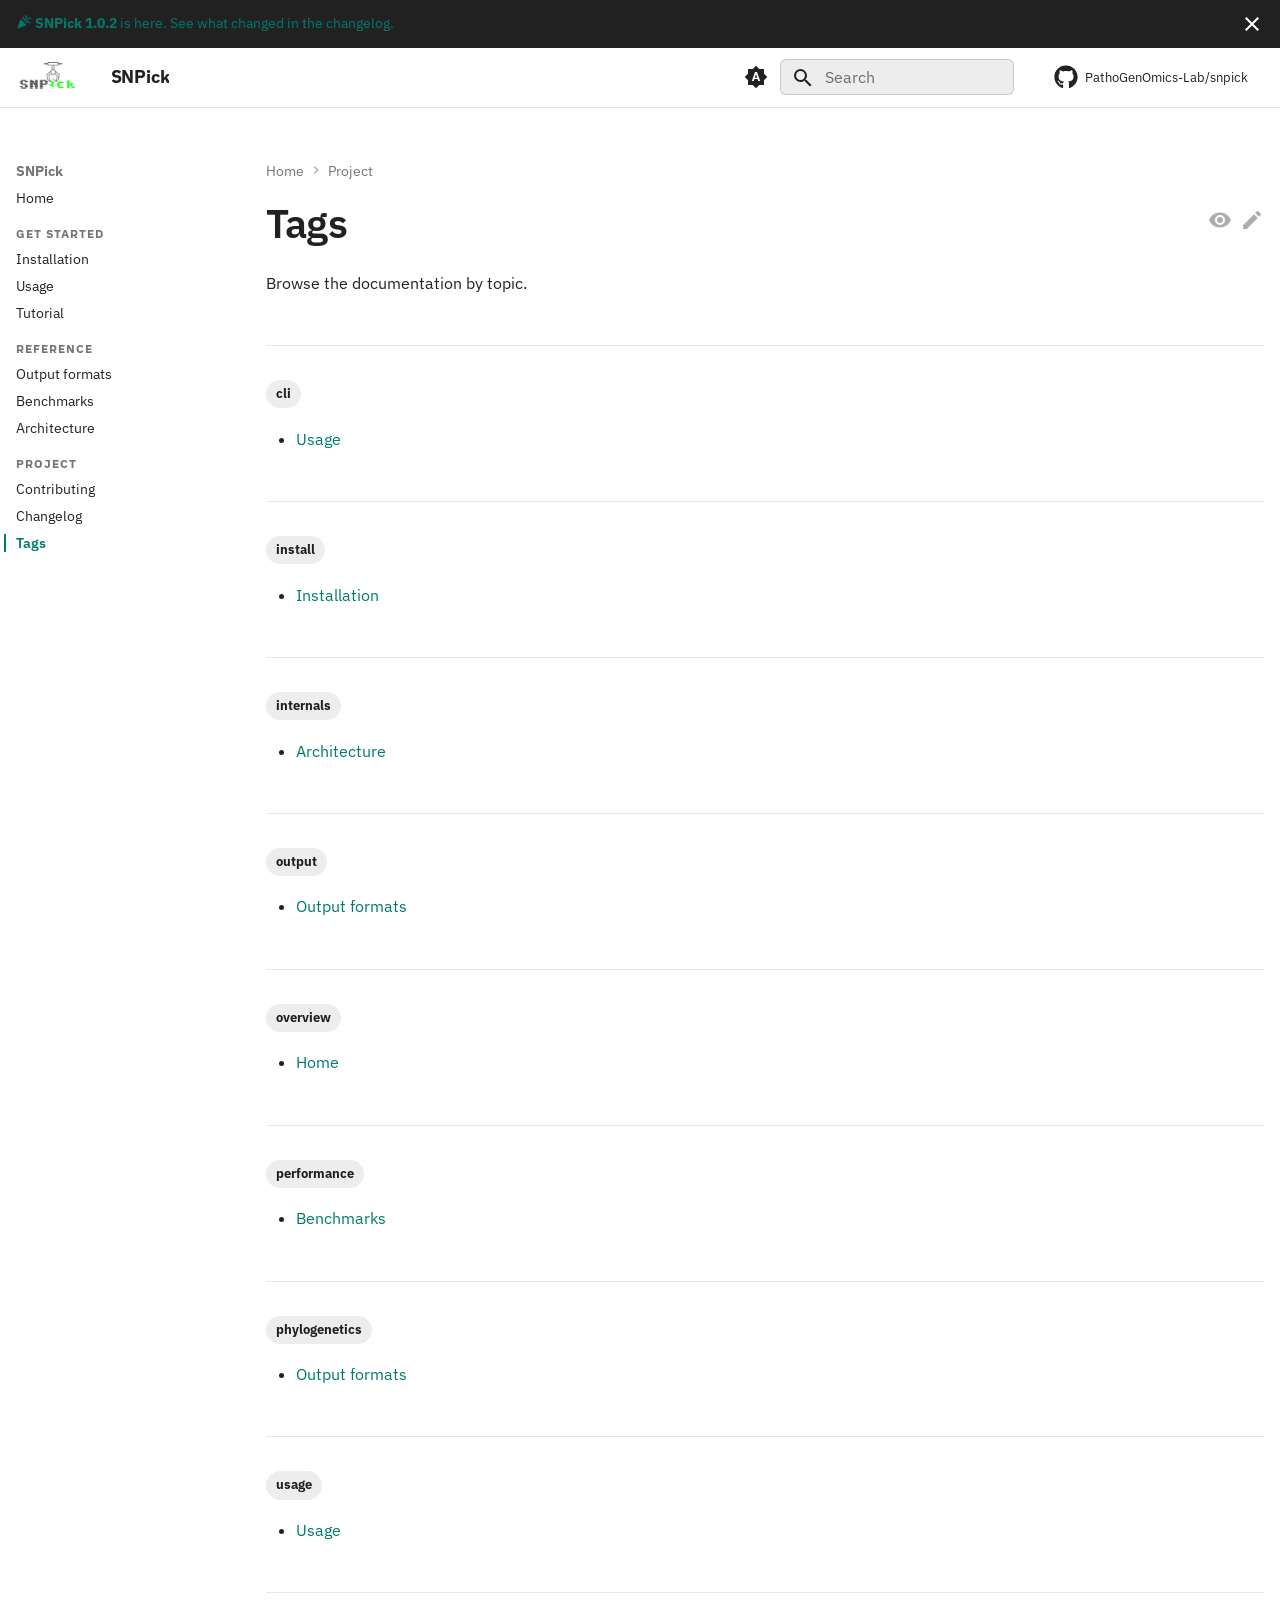
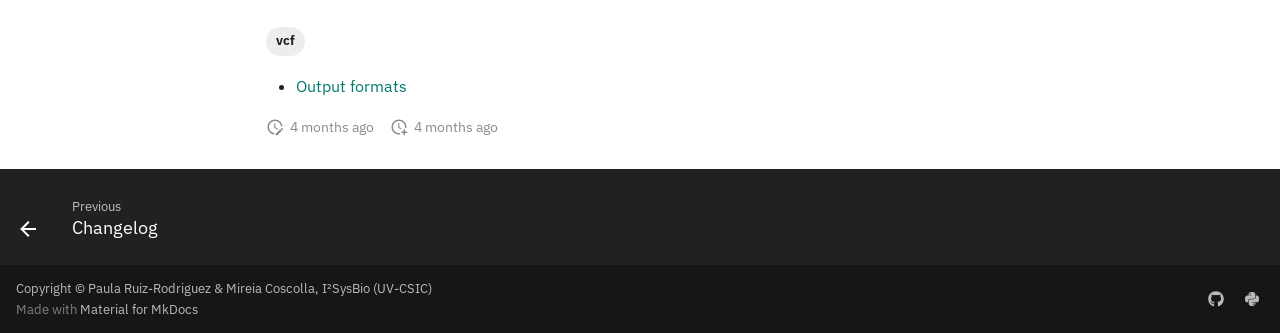
<file: tags/index.html>
<!DOCTYPE html><html lang=en class=no-js><head><meta charset=utf-8><meta name=viewport content="width=device-width,initial-scale=1"><meta name=description content="Fast, memory-efficient extraction of variable sites from FASTA alignments"><meta name=author content="Paula Ruiz-Rodriguez"><link href=https://pathogenomics-lab.github.io/snpick/tags/ rel=canonical><link href=../changelog/ rel=prev><link rel=icon href=../assets/logo.png><meta name=generator content="mkdocs-1.6.1, mkdocs-material-9.7.7"><title>Tags - SNPick</title><link rel=stylesheet href=../assets/stylesheets/main.ec1eaa64.min.css><link rel=stylesheet href=../assets/stylesheets/palette.ab4e12ef.min.css><link rel=preconnect href=https://fonts.gstatic.com crossorigin><link rel=stylesheet href="https://fonts.googleapis.com/css?family=IBM+Plex+Sans:300,300i,400,400i,700,700i%7CIBM+Plex+Mono:400,400i,700,700i&display=fallback"><style>:root{--md-text-font:"IBM Plex Sans";--md-code-font:"IBM Plex Mono"}</style><link rel=stylesheet href=../css/timeago.css><link rel=stylesheet href=../stylesheets/extra.css><script>__md_scope=new URL("..",location),__md_hash=e=>[...e].reduce(((e,_)=>(e<<5)-e+_.charCodeAt(0)),0),__md_get=(e,_=localStorage,t=__md_scope)=>JSON.parse(_.getItem(t.pathname+"."+e)),__md_set=(e,_,t=localStorage,a=__md_scope)=>{try{t.setItem(a.pathname+"."+e,JSON.stringify(_))}catch(e){}}</script><meta property=og:type content=website><meta property=og:title content="Tags - SNPick"><meta property=og:description content="Fast, memory-efficient extraction of variable sites from FASTA alignments"><meta property=og:image content=https://pathogenomics-lab.github.io/snpick/assets/images/social/tags.png><meta property=og:image:type content=image/png><meta property=og:image:width content=1200><meta property=og:image:height content=630><meta content=https://pathogenomics-lab.github.io/snpick/tags/ property=og:url><meta property=twitter:card content=summary_large_image><meta property=twitter:title content="Tags - SNPick"><meta property=twitter:description content="Fast, memory-efficient extraction of variable sites from FASTA alignments"><meta property=twitter:image content=https://pathogenomics-lab.github.io/snpick/assets/images/social/tags.png><link href=../assets/stylesheets/glightbox.min.css rel=stylesheet><script src=../assets/javascripts/glightbox.min.js></script><style id=glightbox-style>
            html.glightbox-open { overflow: initial; height: 100%; }
            .gslide-title { margin-top: 0px; user-select: text; }
            .gslide-desc { color: #666; user-select: text; }
            .gslide-image img { background: white; }
            .gscrollbar-fixer { padding-right: 15px; }
            .gdesc-inner { font-size: 0.75rem; }
            body[data-md-color-scheme="slate"] .gdesc-inner { background: var(--md-default-bg-color); }
            body[data-md-color-scheme="slate"] .gslide-title { color: var(--md-default-fg-color); }
            body[data-md-color-scheme="slate"] .gslide-desc { color: var(--md-default-fg-color); }
        </style></head> <body dir=ltr data-md-color-scheme=default data-md-color-primary=indigo data-md-color-accent=indigo> <input class=md-toggle data-md-toggle=drawer type=checkbox id=__drawer autocomplete=off> <input class=md-toggle data-md-toggle=search type=checkbox id=__search autocomplete=off> <label class=md-overlay for=__drawer></label> <div data-md-component=skip> <a href=#tags class=md-skip> Skip to content </a> </div> <div data-md-component=announce> <aside class=md-banner> <div class="md-banner__inner md-grid md-typeset"> <button class="md-banner__button md-icon" aria-label="Don't show this again"> <svg xmlns=http://www.w3.org/2000/svg viewbox="0 0 24 24"><path d="M19 6.41 17.59 5 12 10.59 6.41 5 5 6.41 10.59 12 5 17.59 6.41 19 12 13.41 17.59 19 19 17.59 13.41 12z"></path></svg> </button> <a href=../changelog/ > <span class=twemoji> <svg xmlns=http://www.w3.org/2000/svg viewbox="0 0 24 24"><path d="m14.53 1.45-1.08 1.08 1.6 1.6q.33.375.33.87c0 .495-.11.64-.33.86L11.5 9.47l1 1.08 3.63-3.61c.53-.59.79-1.24.79-1.94s-.26-1.36-.79-1.95zm-3.98 2.02L9.47 4.55l.61.56c.22.22.33.52.33.89s-.11.67-.33.89l-.61.56 1.08 1.08.56-.61c.53-.59.8-1.23.8-1.92 0-.72-.27-1.37-.8-1.97zM21 5.06c-.69 0-1.33.27-1.92.8l-5.63 5.64 1.08 1 5.58-5.56c.25-.25.55-.38.89-.38s.64.13.89.38l.61.61 1.03-1.08-.56-.61c-.59-.53-1.25-.8-1.97-.8M7 8 2 22l14-5zm12 3.06c-.7 0-1.34.27-1.94.8l-1.59 1.59 1.08 1.08 1.59-1.59c.25-.25.53-.38.86-.38s.63.13.88.38l1.62 1.59 1.05-1.03-1.6-1.64c-.59-.53-1.25-.8-1.95-.8"></path></svg> </span> <strong>SNPick 1.0.2</strong> is here. See what changed in the changelog. </a> </div> <script>var el=document.querySelector("[data-md-component=announce]");if(el){var content=el.querySelector(".md-typeset");__md_hash(content.innerHTML)===__md_get("__announce")&&(el.hidden=!0)}</script> </aside> </div> <header class="md-header md-header--shadow" data-md-component=header> <nav class="md-header__inner md-grid" aria-label=Header> <a href=.. title=SNPick class="md-header__button md-logo" aria-label=SNPick data-md-component=logo> <img src=../assets/logo.png alt=SNPick class="sp-logo sp-logo--light"> <img src=../assets/logo-dark.png alt=SNPick class="sp-logo sp-logo--dark"> </a> <label class="md-header__button md-icon" for=__drawer> <svg xmlns=http://www.w3.org/2000/svg viewbox="0 0 24 24"><path d="M3 6h18v2H3zm0 5h18v2H3zm0 5h18v2H3z"></path></svg> </label> <div class=md-header__title data-md-component=header-title> <div class=md-header__ellipsis> <div class=md-header__topic> <span class=md-ellipsis> SNPick </span> </div> <div class=md-header__topic data-md-component=header-topic> <span class=md-ellipsis> Tags </span> </div> </div> </div> <form class=md-header__option data-md-component=palette> <input class=md-option data-md-color-media=(prefers-color-scheme) data-md-color-scheme=default data-md-color-primary=indigo data-md-color-accent=indigo aria-label="Switch to light mode" type=radio name=__palette id=__palette_0> <label class="md-header__button md-icon" title="Switch to light mode" for=__palette_1 hidden> <svg xmlns=http://www.w3.org/2000/svg viewbox="0 0 24 24"><path d="m14.3 16-.7-2h-3.2l-.7 2H7.8L11 7h2l3.2 9zM20 8.69V4h-4.69L12 .69 8.69 4H4v4.69L.69 12 4 15.31V20h4.69L12 23.31 15.31 20H20v-4.69L23.31 12zm-9.15 3.96h2.3L12 9z"></path></svg> </label> <input class=md-option data-md-color-media="(prefers-color-scheme: light)" data-md-color-scheme=default data-md-color-primary=white data-md-color-accent=teal aria-label="Switch to dark mode" type=radio name=__palette id=__palette_1> <label class="md-header__button md-icon" title="Switch to dark mode" for=__palette_2 hidden> <svg xmlns=http://www.w3.org/2000/svg viewbox="0 0 24 24"><path d="m17.75 4.09-2.53 1.94.91 3.06-2.63-1.81-2.63 1.81.91-3.06-2.53-1.94L12.44 4l1.06-3 1.06 3zm3.5 6.91-1.64 1.25.59 1.98-1.7-1.17-1.7 1.17.59-1.98L15.75 11l2.06-.05L18.5 9l.69 1.95zm-2.28 4.95c.83-.08 1.72 1.1 1.19 1.85-.32.45-.66.87-1.08 1.27C15.17 23 8.84 23 4.94 19.07c-3.91-3.9-3.91-10.24 0-14.14.4-.4.82-.76 1.27-1.08.75-.53 1.93.36 1.85 1.19-.27 2.86.69 5.83 2.89 8.02a9.96 9.96 0 0 0 8.02 2.89m-1.64 2.02a12.08 12.08 0 0 1-7.8-3.47c-2.17-2.19-3.33-5-3.49-7.82-2.81 3.14-2.7 7.96.31 10.98 3.02 3.01 7.84 3.12 10.98.31"></path></svg> </label> <input class=md-option data-md-color-media="(prefers-color-scheme: dark)" data-md-color-scheme=slate data-md-color-primary=black data-md-color-accent=teal aria-label="Follow the system setting" type=radio name=__palette id=__palette_2> <label class="md-header__button md-icon" title="Follow the system setting" for=__palette_0 hidden> <svg xmlns=http://www.w3.org/2000/svg viewbox="0 0 24 24"><path d="m14.3 16-.7-2h-3.2l-.7 2H7.8L11 7h2l3.2 9zM20 8.69V4h-4.69L12 .69 8.69 4H4v4.69L.69 12 4 15.31V20h4.69L12 23.31 15.31 20H20v-4.69L23.31 12zm-9.15 3.96h2.3L12 9z"></path></svg> </label> </form> <script>var palette=__md_get("__palette");if(palette&&palette.color){if("(prefers-color-scheme)"===palette.color.media){var media=matchMedia("(prefers-color-scheme: light)"),input=document.querySelector(media.matches?"[data-md-color-media='(prefers-color-scheme: light)']":"[data-md-color-media='(prefers-color-scheme: dark)']");palette.color.media=input.getAttribute("data-md-color-media"),palette.color.scheme=input.getAttribute("data-md-color-scheme"),palette.color.primary=input.getAttribute("data-md-color-primary"),palette.color.accent=input.getAttribute("data-md-color-accent")}for(var[key,value]of Object.entries(palette.color))document.body.setAttribute("data-md-color-"+key,value)}</script> <label class="md-header__button md-icon" for=__search> <svg xmlns=http://www.w3.org/2000/svg viewbox="0 0 24 24"><path d="M9.5 3A6.5 6.5 0 0 1 16 9.5c0 1.61-.59 3.09-1.56 4.23l.27.27h.79l5 5-1.5 1.5-5-5v-.79l-.27-.27A6.52 6.52 0 0 1 9.5 16 6.5 6.5 0 0 1 3 9.5 6.5 6.5 0 0 1 9.5 3m0 2C7 5 5 7 5 9.5S7 14 9.5 14 14 12 14 9.5 12 5 9.5 5"></path></svg> </label> <div class=md-search data-md-component=search role=dialog> <label class=md-search__overlay for=__search></label> <div class=md-search__inner role=search> <form class=md-search__form name=search> <input type=text class=md-search__input name=query aria-label=Search placeholder=Search autocapitalize=off autocorrect=off autocomplete=off spellcheck=false data-md-component=search-query required> <label class="md-search__icon md-icon" for=__search> <svg xmlns=http://www.w3.org/2000/svg viewbox="0 0 24 24"><path d="M9.5 3A6.5 6.5 0 0 1 16 9.5c0 1.61-.59 3.09-1.56 4.23l.27.27h.79l5 5-1.5 1.5-5-5v-.79l-.27-.27A6.52 6.52 0 0 1 9.5 16 6.5 6.5 0 0 1 3 9.5 6.5 6.5 0 0 1 9.5 3m0 2C7 5 5 7 5 9.5S7 14 9.5 14 14 12 14 9.5 12 5 9.5 5"></path></svg> <svg xmlns=http://www.w3.org/2000/svg viewbox="0 0 24 24"><path d="M20 11v2H8l5.5 5.5-1.42 1.42L4.16 12l7.92-7.92L13.5 5.5 8 11z"></path></svg> </label> <nav class=md-search__options aria-label=Search> <a href=javascript:void(0) class="md-search__icon md-icon" title=Share aria-label=Share data-clipboard data-clipboard-text data-md-component=search-share tabindex=-1> <svg xmlns=http://www.w3.org/2000/svg viewbox="0 0 24 24"><path d="M18 16.08c-.76 0-1.44.3-1.96.77L8.91 12.7c.05-.23.09-.46.09-.7s-.04-.47-.09-.7l7.05-4.11c.54.5 1.25.81 2.04.81a3 3 0 0 0 3-3 3 3 0 0 0-3-3 3 3 0 0 0-3 3c0 .24.04.47.09.7L8.04 9.81C7.5 9.31 6.79 9 6 9a3 3 0 0 0-3 3 3 3 0 0 0 3 3c.79 0 1.5-.31 2.04-.81l7.12 4.15c-.05.21-.08.43-.08.66 0 1.61 1.31 2.91 2.92 2.91s2.92-1.3 2.92-2.91A2.92 2.92 0 0 0 18 16.08"></path></svg> </a> <button type=reset class="md-search__icon md-icon" title=Clear aria-label=Clear tabindex=-1> <svg xmlns=http://www.w3.org/2000/svg viewbox="0 0 24 24"><path d="M19 6.41 17.59 5 12 10.59 6.41 5 5 6.41 10.59 12 5 17.59 6.41 19 12 13.41 17.59 19 19 17.59 13.41 12z"></path></svg> </button> </nav> <div class=md-search__suggest data-md-component=search-suggest></div> </form> <div class=md-search__output> <div class=md-search__scrollwrap tabindex=0 data-md-scrollfix> <div class=md-search-result data-md-component=search-result> <div class=md-search-result__meta> Initializing search </div> <ol class=md-search-result__list role=presentation></ol> </div> </div> </div> </div> </div> <div class=md-header__source> <a href=https://github.com/PathoGenOmics-Lab/snpick title="Go to repository" class=md-source data-md-component=source> <div class="md-source__icon md-icon"> <svg xmlns=http://www.w3.org/2000/svg viewbox="0 0 512 512"><!-- Font Awesome Free 7.1.0 by @fontawesome - https://fontawesome.com License - https://fontawesome.com/license/free (Icons: CC BY 4.0, Fonts: SIL OFL 1.1, Code: MIT License) Copyright 2025 Fonticons, Inc.--><path d="M173.9 397.4c0 2-2.3 3.6-5.2 3.6-3.3.3-5.6-1.3-5.6-3.6 0-2 2.3-3.6 5.2-3.6 3-.3 5.6 1.3 5.6 3.6m-31.1-4.5c-.7 2 1.3 4.3 4.3 4.9 2.6 1 5.6 0 6.2-2s-1.3-4.3-4.3-5.2c-2.6-.7-5.5.3-6.2 2.3m44.2-1.7c-2.9.7-4.9 2.6-4.6 4.9.3 2 2.9 3.3 5.9 2.6 2.9-.7 4.9-2.6 4.6-4.6-.3-1.9-3-3.2-5.9-2.9M252.8 8C114.1 8 8 113.3 8 252c0 110.9 69.8 205.8 169.5 239.2 12.8 2.3 17.3-5.6 17.3-12.1 0-6.2-.3-40.4-.3-61.4 0 0-70 15-84.7-29.8 0 0-11.4-29.1-27.8-36.6 0 0-22.9-15.7 1.6-15.4 0 0 24.9 2 38.6 25.8 21.9 38.6 58.6 27.5 72.9 20.9 2.3-16 8.8-27.1 16-33.7-55.9-6.2-112.3-14.3-112.3-110.5 0-27.5 7.6-41.3 23.6-58.9-2.6-6.5-11.1-33.3 2.6-67.9 20.9-6.5 69 27 69 27 20-5.6 41.5-8.5 62.8-8.5s42.8 2.9 62.8 8.5c0 0 48.1-33.6 69-27 13.7 34.7 5.2 61.4 2.6 67.9 16 17.7 25.8 31.5 25.8 58.9 0 96.5-58.9 104.2-114.8 110.5 9.2 7.9 17 22.9 17 46.4 0 33.7-.3 75.4-.3 83.6 0 6.5 4.6 14.4 17.3 12.1C436.2 457.8 504 362.9 504 252 504 113.3 391.5 8 252.8 8M105.2 352.9c-1.3 1-1 3.3.7 5.2 1.6 1.6 3.9 2.3 5.2 1 1.3-1 1-3.3-.7-5.2-1.6-1.6-3.9-2.3-5.2-1m-10.8-8.1c-.7 1.3.3 2.9 2.3 3.9 1.6 1 3.6.7 4.3-.7.7-1.3-.3-2.9-2.3-3.9-2-.6-3.6-.3-4.3.7m32.4 35.6c-1.6 1.3-1 4.3 1.3 6.2 2.3 2.3 5.2 2.6 6.5 1 1.3-1.3.7-4.3-1.3-6.2-2.2-2.3-5.2-2.6-6.5-1m-11.4-14.7c-1.6 1-1.6 3.6 0 5.9s4.3 3.3 5.6 2.3c1.6-1.3 1.6-3.9 0-6.2-1.4-2.3-4-3.3-5.6-2"></path></svg> </div> <div class=md-source__repository> PathoGenOmics-Lab/snpick </div> </a> </div> </nav> </header> <div class=md-container data-md-component=container> <main class=md-main data-md-component=main> <div class="md-main__inner md-grid"> <div class="md-sidebar md-sidebar--primary" data-md-component=sidebar data-md-type=navigation> <div class=md-sidebar__scrollwrap> <div class=md-sidebar__inner> <nav class="md-nav md-nav--primary" aria-label=Navigation data-md-level=0> <label class=md-nav__title for=__drawer> <a href=.. title=SNPick class="md-nav__button md-logo" aria-label=SNPick data-md-component=logo> <img src=../assets/logo.png alt=SNPick class="sp-logo sp-logo--light"> <img src=../assets/logo-dark.png alt=SNPick class="sp-logo sp-logo--dark"> </a> SNPick </label> <div class=md-nav__source> <a href=https://github.com/PathoGenOmics-Lab/snpick title="Go to repository" class=md-source data-md-component=source> <div class="md-source__icon md-icon"> <svg xmlns=http://www.w3.org/2000/svg viewbox="0 0 512 512"><!-- Font Awesome Free 7.1.0 by @fontawesome - https://fontawesome.com License - https://fontawesome.com/license/free (Icons: CC BY 4.0, Fonts: SIL OFL 1.1, Code: MIT License) Copyright 2025 Fonticons, Inc.--><path d="M173.9 397.4c0 2-2.3 3.6-5.2 3.6-3.3.3-5.6-1.3-5.6-3.6 0-2 2.3-3.6 5.2-3.6 3-.3 5.6 1.3 5.6 3.6m-31.1-4.5c-.7 2 1.3 4.3 4.3 4.9 2.6 1 5.6 0 6.2-2s-1.3-4.3-4.3-5.2c-2.6-.7-5.5.3-6.2 2.3m44.2-1.7c-2.9.7-4.9 2.6-4.6 4.9.3 2 2.9 3.3 5.9 2.6 2.9-.7 4.9-2.6 4.6-4.6-.3-1.9-3-3.2-5.9-2.9M252.8 8C114.1 8 8 113.3 8 252c0 110.9 69.8 205.8 169.5 239.2 12.8 2.3 17.3-5.6 17.3-12.1 0-6.2-.3-40.4-.3-61.4 0 0-70 15-84.7-29.8 0 0-11.4-29.1-27.8-36.6 0 0-22.9-15.7 1.6-15.4 0 0 24.9 2 38.6 25.8 21.9 38.6 58.6 27.5 72.9 20.9 2.3-16 8.8-27.1 16-33.7-55.9-6.2-112.3-14.3-112.3-110.5 0-27.5 7.6-41.3 23.6-58.9-2.6-6.5-11.1-33.3 2.6-67.9 20.9-6.5 69 27 69 27 20-5.6 41.5-8.5 62.8-8.5s42.8 2.9 62.8 8.5c0 0 48.1-33.6 69-27 13.7 34.7 5.2 61.4 2.6 67.9 16 17.7 25.8 31.5 25.8 58.9 0 96.5-58.9 104.2-114.8 110.5 9.2 7.9 17 22.9 17 46.4 0 33.7-.3 75.4-.3 83.6 0 6.5 4.6 14.4 17.3 12.1C436.2 457.8 504 362.9 504 252 504 113.3 391.5 8 252.8 8M105.2 352.9c-1.3 1-1 3.3.7 5.2 1.6 1.6 3.9 2.3 5.2 1 1.3-1 1-3.3-.7-5.2-1.6-1.6-3.9-2.3-5.2-1m-10.8-8.1c-.7 1.3.3 2.9 2.3 3.9 1.6 1 3.6.7 4.3-.7.7-1.3-.3-2.9-2.3-3.9-2-.6-3.6-.3-4.3.7m32.4 35.6c-1.6 1.3-1 4.3 1.3 6.2 2.3 2.3 5.2 2.6 6.5 1 1.3-1.3.7-4.3-1.3-6.2-2.2-2.3-5.2-2.6-6.5-1m-11.4-14.7c-1.6 1-1.6 3.6 0 5.9s4.3 3.3 5.6 2.3c1.6-1.3 1.6-3.9 0-6.2-1.4-2.3-4-3.3-5.6-2"></path></svg> </div> <div class=md-source__repository> PathoGenOmics-Lab/snpick </div> </a> </div> <ul class=md-nav__list data-md-scrollfix> <li class=md-nav__item> <a href=.. class=md-nav__link> <span class=md-ellipsis> Home </span> </a> </li> <li class="md-nav__item md-nav__item--section md-nav__item--nested"> <input class="md-nav__toggle md-toggle " type=checkbox id=__nav_2> <label class=md-nav__link for=__nav_2 id=__nav_2_label tabindex> <span class=md-ellipsis> Get started </span> <span class="md-nav__icon md-icon"></span> </label> <nav class=md-nav data-md-level=1 aria-labelledby=__nav_2_label aria-expanded=false> <label class=md-nav__title for=__nav_2> <span class="md-nav__icon md-icon"></span> Get started </label> <ul class=md-nav__list data-md-scrollfix> <li class=md-nav__item> <a href=../installation/ class=md-nav__link> <span class=md-ellipsis> Installation </span> </a> </li> <li class=md-nav__item> <a href=../usage/ class=md-nav__link> <span class=md-ellipsis> Usage </span> </a> </li> <li class=md-nav__item> <a href=../tutorials/tutorial/ class=md-nav__link> <span class=md-ellipsis> Tutorial </span> </a> </li> </ul> </nav> </li> <li class="md-nav__item md-nav__item--section md-nav__item--nested"> <input class="md-nav__toggle md-toggle " type=checkbox id=__nav_3> <label class=md-nav__link for=__nav_3 id=__nav_3_label tabindex> <span class=md-ellipsis> Reference </span> <span class="md-nav__icon md-icon"></span> </label> <nav class=md-nav data-md-level=1 aria-labelledby=__nav_3_label aria-expanded=false> <label class=md-nav__title for=__nav_3> <span class="md-nav__icon md-icon"></span> Reference </label> <ul class=md-nav__list data-md-scrollfix> <li class=md-nav__item> <a href=../output/ class=md-nav__link> <span class=md-ellipsis> Output formats </span> </a> </li> <li class=md-nav__item> <a href=../benchmarks/ class=md-nav__link> <span class=md-ellipsis> Benchmarks </span> </a> </li> <li class=md-nav__item> <a href=../architecture/ class=md-nav__link> <span class=md-ellipsis> Architecture </span> </a> </li> </ul> </nav> </li> <li class="md-nav__item md-nav__item--active md-nav__item--section md-nav__item--nested"> <input class="md-nav__toggle md-toggle " type=checkbox id=__nav_4 checked> <label class=md-nav__link for=__nav_4 id=__nav_4_label tabindex> <span class=md-ellipsis> Project </span> <span class="md-nav__icon md-icon"></span> </label> <nav class=md-nav data-md-level=1 aria-labelledby=__nav_4_label aria-expanded=true> <label class=md-nav__title for=__nav_4> <span class="md-nav__icon md-icon"></span> Project </label> <ul class=md-nav__list data-md-scrollfix> <li class=md-nav__item> <a href=../contributing/ class=md-nav__link> <span class=md-ellipsis> Contributing </span> </a> </li> <li class=md-nav__item> <a href=../changelog/ class=md-nav__link> <span class=md-ellipsis> Changelog </span> </a> </li> <li class="md-nav__item md-nav__item--active"> <input class="md-nav__toggle md-toggle" type=checkbox id=__toc> <label class="md-nav__link md-nav__link--active" for=__toc> <span class=md-ellipsis> Tags </span> <span class="md-nav__icon md-icon"></span> </label> <a href=./ class="md-nav__link md-nav__link--active"> <span class=md-ellipsis> Tags </span> </a> <nav class="md-nav md-nav--secondary" aria-label="On this page"> <label class=md-nav__title for=__toc> <span class="md-nav__icon md-icon"></span> On this page </label> <ul class=md-nav__list data-md-component=toc data-md-scrollfix> <li class=md-nav__item> <a href=#tag:cli class=md-nav__link> <span class=md-ellipsis> cli </span> </a> </li> <li class=md-nav__item> <a href=#tag:install class=md-nav__link> <span class=md-ellipsis> install </span> </a> </li> <li class=md-nav__item> <a href=#tag:internals class=md-nav__link> <span class=md-ellipsis> internals </span> </a> </li> <li class=md-nav__item> <a href=#tag:output class=md-nav__link> <span class=md-ellipsis> output </span> </a> </li> <li class=md-nav__item> <a href=#tag:overview class=md-nav__link> <span class=md-ellipsis> overview </span> </a> </li> <li class=md-nav__item> <a href=#tag:performance class=md-nav__link> <span class=md-ellipsis> performance </span> </a> </li> <li class=md-nav__item> <a href=#tag:phylogenetics class=md-nav__link> <span class=md-ellipsis> phylogenetics </span> </a> </li> <li class=md-nav__item> <a href=#tag:usage class=md-nav__link> <span class=md-ellipsis> usage </span> </a> </li> <li class=md-nav__item> <a href=#tag:vcf class=md-nav__link> <span class=md-ellipsis> vcf </span> </a> </li> </ul> </nav> </li> </ul> </nav> </li> </ul> </nav> </div> </div> </div> <div class="md-sidebar md-sidebar--secondary" data-md-component=sidebar data-md-type=toc hidden> <div class=md-sidebar__scrollwrap> <div class=md-sidebar__inner> <nav class="md-nav md-nav--secondary" aria-label="On this page"> <label class=md-nav__title for=__toc> <span class="md-nav__icon md-icon"></span> On this page </label> <ul class=md-nav__list data-md-component=toc data-md-scrollfix> <li class=md-nav__item> <a href=#tag:cli class=md-nav__link> <span class=md-ellipsis> cli </span> </a> </li> <li class=md-nav__item> <a href=#tag:install class=md-nav__link> <span class=md-ellipsis> install </span> </a> </li> <li class=md-nav__item> <a href=#tag:internals class=md-nav__link> <span class=md-ellipsis> internals </span> </a> </li> <li class=md-nav__item> <a href=#tag:output class=md-nav__link> <span class=md-ellipsis> output </span> </a> </li> <li class=md-nav__item> <a href=#tag:overview class=md-nav__link> <span class=md-ellipsis> overview </span> </a> </li> <li class=md-nav__item> <a href=#tag:performance class=md-nav__link> <span class=md-ellipsis> performance </span> </a> </li> <li class=md-nav__item> <a href=#tag:phylogenetics class=md-nav__link> <span class=md-ellipsis> phylogenetics </span> </a> </li> <li class=md-nav__item> <a href=#tag:usage class=md-nav__link> <span class=md-ellipsis> usage </span> </a> </li> <li class=md-nav__item> <a href=#tag:vcf class=md-nav__link> <span class=md-ellipsis> vcf </span> </a> </li> </ul> </nav> </div> </div> </div> <div class=md-content data-md-component=content> <nav class=md-path aria-label=Navigation> <ol class=md-path__list> <li class=md-path__item> <a href=.. class=md-path__link> <span class=md-ellipsis> Home </span> </a> </li> <li class=md-path__item> <a href=../contributing/ class=md-path__link> <span class=md-ellipsis> Project </span> </a> </li> </ol> </nav> <article class="md-content__inner md-typeset"> <a href=https://github.com/PathoGenOmics-Lab/snpick/edit/main/docs/tags.md title="Edit this page" class="md-content__button md-icon" rel=edit> <svg xmlns=http://www.w3.org/2000/svg viewbox="0 0 24 24"><path d="M20.71 7.04c.39-.39.39-1.04 0-1.41l-2.34-2.34c-.37-.39-1.02-.39-1.41 0l-1.84 1.83 3.75 3.75M3 17.25V21h3.75L17.81 9.93l-3.75-3.75z"></path></svg> </a> <a href=https://github.com/PathoGenOmics-Lab/snpick/raw/main/docs/tags.md title="View source of this page" class="md-content__button md-icon"> <svg xmlns=http://www.w3.org/2000/svg viewbox="0 0 24 24"><path d="M12 9a3 3 0 0 0-3 3 3 3 0 0 0 3 3 3 3 0 0 0 3-3 3 3 0 0 0-3-3m0 8a5 5 0 0 1-5-5 5 5 0 0 1 5-5 5 5 0 0 1 5 5 5 5 0 0 1-5 5m0-12.5C7 4.5 2.73 7.61 1 12c1.73 4.39 6 7.5 11 7.5s9.27-3.11 11-7.5c-1.73-4.39-6-7.5-11-7.5"></path></svg> </a> <h1 id=tags>Tags<a class=headerlink href=#tags title="Permanent link">¶</a></h1> <p>Browse the documentation by topic.</p> <h2 id=tag:cli> <span class=md-tag>cli</span><a class=headerlink href=#tag:cli title="Permanent link">¶</a></h2> <ul> <li> <a href=../usage/ > Usage </a> </li> </ul> <h2 id=tag:install> <span class=md-tag>install</span><a class=headerlink href=#tag:install title="Permanent link">¶</a></h2> <ul> <li> <a href=../installation/ > Installation </a> </li> </ul> <h2 id=tag:internals> <span class=md-tag>internals</span><a class=headerlink href=#tag:internals title="Permanent link">¶</a></h2> <ul> <li> <a href=../architecture/ > Architecture </a> </li> </ul> <h2 id=tag:output> <span class=md-tag>output</span><a class=headerlink href=#tag:output title="Permanent link">¶</a></h2> <ul> <li> <a href=../output/ > Output formats </a> </li> </ul> <h2 id=tag:overview> <span class=md-tag>overview</span><a class=headerlink href=#tag:overview title="Permanent link">¶</a></h2> <ul> <li> <a href=..> Home </a> </li> </ul> <h2 id=tag:performance> <span class=md-tag>performance</span><a class=headerlink href=#tag:performance title="Permanent link">¶</a></h2> <ul> <li> <a href=../benchmarks/ > Benchmarks </a> </li> </ul> <h2 id=tag:phylogenetics> <span class=md-tag>phylogenetics</span><a class=headerlink href=#tag:phylogenetics title="Permanent link">¶</a></h2> <ul> <li> <a href=../output/ > Output formats </a> </li> </ul> <h2 id=tag:usage> <span class=md-tag>usage</span><a class=headerlink href=#tag:usage title="Permanent link">¶</a></h2> <ul> <li> <a href=../usage/ > Usage </a> </li> </ul> <h2 id=tag:vcf> <span class=md-tag>vcf</span><a class=headerlink href=#tag:vcf title="Permanent link">¶</a></h2> <ul> <li> <a href=../output/ > Output formats </a> </li> </ul> <aside class=md-source-file> <span class=md-source-file__fact> <span class=md-icon title="Last update"> <svg xmlns=http://www.w3.org/2000/svg viewbox="0 0 24 24"><path d="M21 13.1c-.1 0-.3.1-.4.2l-1 1 2.1 2.1 1-1c.2-.2.2-.6 0-.8l-1.3-1.3c-.1-.1-.2-.2-.4-.2m-1.9 1.8-6.1 6V23h2.1l6.1-6.1zM12.5 7v5.2l4 2.4-1 1L11 13V7zM11 21.9c-5.1-.5-9-4.8-9-9.9C2 6.5 6.5 2 12 2c5.3 0 9.6 4.1 10 9.3-.3-.1-.6-.2-1-.2s-.7.1-1 .2C19.6 7.2 16.2 4 12 4c-4.4 0-8 3.6-8 8 0 4.1 3.1 7.5 7.1 7.9l-.1.2z"></path></svg> </span> <span class="git-revision-date-localized-plugin git-revision-date-localized-plugin-timeago" title="July 18, 2026 16:31:45 UTC"><span class=timeago datetime=2026-07-18T16:31:45+00:00 locale=en></span></span><span class="git-revision-date-localized-plugin git-revision-date-localized-plugin-iso_date" title="July 18, 2026 16:31:45 UTC">2026-07-18</span> </span> <span class=md-source-file__fact> <span class=md-icon title=Created> <svg xmlns=http://www.w3.org/2000/svg viewbox="0 0 24 24"><path d="M14.47 15.08 11 13V7h1.5v5.25l3.08 1.83c-.41.28-.79.62-1.11 1m-1.39 4.84c-.36.05-.71.08-1.08.08-4.42 0-8-3.58-8-8s3.58-8 8-8 8 3.58 8 8c0 .37-.03.72-.08 1.08.69.1 1.33.32 1.92.64.1-.56.16-1.13.16-1.72 0-5.5-4.5-10-10-10S2 6.5 2 12s4.47 10 10 10c.59 0 1.16-.06 1.72-.16-.32-.59-.54-1.23-.64-1.92M18 15v3h-3v2h3v3h2v-3h3v-2h-3v-3z"></path></svg> </span> <span class="git-revision-date-localized-plugin git-revision-date-localized-plugin-timeago" title="July 18, 2026 16:31:45 UTC"><span class=timeago datetime=2026-07-18T16:31:45+00:00 locale=en></span></span><span class="git-revision-date-localized-plugin git-revision-date-localized-plugin-iso_date" title="July 18, 2026 16:31:45 UTC">2026-07-18</span> </span> </aside> </article> </div> <script>var tabs=__md_get("__tabs");if(Array.isArray(tabs))e:for(var set of document.querySelectorAll(".tabbed-set")){var labels=set.querySelector(".tabbed-labels");for(var tab of tabs)for(var label of labels.getElementsByTagName("label"))if(label.innerText.trim()===tab){var input=document.getElementById(label.htmlFor);input.checked=!0;continue e}}</script> <script>var target=document.getElementById(location.hash.slice(1));target&&target.name&&(target.checked=target.name.startsWith("__tabbed_"))</script> </div> <button type=button class="md-top md-icon" data-md-component=top hidden> <svg xmlns=http://www.w3.org/2000/svg viewbox="0 0 24 24"><path d="M13 20h-2V8l-5.5 5.5-1.42-1.42L12 4.16l7.92 7.92-1.42 1.42L13 8z"></path></svg> Back to top </button> </main> <footer class=md-footer> <nav class="md-footer__inner md-grid" aria-label=Footer> <a href=../changelog/ class="md-footer__link md-footer__link--prev" aria-label="Previous: Changelog"> <div class="md-footer__button md-icon"> <svg xmlns=http://www.w3.org/2000/svg viewbox="0 0 24 24"><path d="M20 11v2H8l5.5 5.5-1.42 1.42L4.16 12l7.92-7.92L13.5 5.5 8 11z"></path></svg> </div> <div class=md-footer__title> <span class=md-footer__direction> Previous </span> <div class=md-ellipsis> Changelog </div> </div> </a> </nav> <div class="md-footer-meta md-typeset"> <div class="md-footer-meta__inner md-grid"> <div class=md-copyright> <div class=md-copyright__highlight> Copyright © Paula Ruiz-Rodriguez &amp; Mireia Coscolla, I²SysBio (UV-CSIC) </div> Made with <a href=https://squidfunk.github.io/mkdocs-material/ target=_blank rel=noopener> Material for MkDocs </a> </div> <div class=md-social> <a href=https://github.com/PathoGenOmics-Lab target=_blank rel=noopener title="PathoGenOmics-Lab on GitHub" class=md-social__link> <svg xmlns=http://www.w3.org/2000/svg viewbox="0 0 512 512"><!-- Font Awesome Free 7.1.0 by @fontawesome - https://fontawesome.com License - https://fontawesome.com/license/free (Icons: CC BY 4.0, Fonts: SIL OFL 1.1, Code: MIT License) Copyright 2025 Fonticons, Inc.--><path d="M173.9 397.4c0 2-2.3 3.6-5.2 3.6-3.3.3-5.6-1.3-5.6-3.6 0-2 2.3-3.6 5.2-3.6 3-.3 5.6 1.3 5.6 3.6m-31.1-4.5c-.7 2 1.3 4.3 4.3 4.9 2.6 1 5.6 0 6.2-2s-1.3-4.3-4.3-5.2c-2.6-.7-5.5.3-6.2 2.3m44.2-1.7c-2.9.7-4.9 2.6-4.6 4.9.3 2 2.9 3.3 5.9 2.6 2.9-.7 4.9-2.6 4.6-4.6-.3-1.9-3-3.2-5.9-2.9M252.8 8C114.1 8 8 113.3 8 252c0 110.9 69.8 205.8 169.5 239.2 12.8 2.3 17.3-5.6 17.3-12.1 0-6.2-.3-40.4-.3-61.4 0 0-70 15-84.7-29.8 0 0-11.4-29.1-27.8-36.6 0 0-22.9-15.7 1.6-15.4 0 0 24.9 2 38.6 25.8 21.9 38.6 58.6 27.5 72.9 20.9 2.3-16 8.8-27.1 16-33.7-55.9-6.2-112.3-14.3-112.3-110.5 0-27.5 7.6-41.3 23.6-58.9-2.6-6.5-11.1-33.3 2.6-67.9 20.9-6.5 69 27 69 27 20-5.6 41.5-8.5 62.8-8.5s42.8 2.9 62.8 8.5c0 0 48.1-33.6 69-27 13.7 34.7 5.2 61.4 2.6 67.9 16 17.7 25.8 31.5 25.8 58.9 0 96.5-58.9 104.2-114.8 110.5 9.2 7.9 17 22.9 17 46.4 0 33.7-.3 75.4-.3 83.6 0 6.5 4.6 14.4 17.3 12.1C436.2 457.8 504 362.9 504 252 504 113.3 391.5 8 252.8 8M105.2 352.9c-1.3 1-1 3.3.7 5.2 1.6 1.6 3.9 2.3 5.2 1 1.3-1 1-3.3-.7-5.2-1.6-1.6-3.9-2.3-5.2-1m-10.8-8.1c-.7 1.3.3 2.9 2.3 3.9 1.6 1 3.6.7 4.3-.7.7-1.3-.3-2.9-2.3-3.9-2-.6-3.6-.3-4.3.7m32.4 35.6c-1.6 1.3-1 4.3 1.3 6.2 2.3 2.3 5.2 2.6 6.5 1 1.3-1.3.7-4.3-1.3-6.2-2.2-2.3-5.2-2.6-6.5-1m-11.4-14.7c-1.6 1-1.6 3.6 0 5.9s4.3 3.3 5.6 2.3c1.6-1.3 1.6-3.9 0-6.2-1.4-2.3-4-3.3-5.6-2"></path></svg> </a> <a href=https://anaconda.org/bioconda/snpick target=_blank rel=noopener title="SNPick on Bioconda" class=md-social__link> <svg xmlns=http://www.w3.org/2000/svg viewbox="0 0 448 512"><!-- Font Awesome Free 7.1.0 by @fontawesome - https://fontawesome.com License - https://fontawesome.com/license/free (Icons: CC BY 4.0, Fonts: SIL OFL 1.1, Code: MIT License) Copyright 2025 Fonticons, Inc.--><path d="M439.8 200.5c-7.7-30.9-22.3-54.2-53.4-54.2h-40.1v47.4c0 36.8-31.2 67.8-66.8 67.8H172.7c-29.2 0-53.4 25-53.4 54.3v101.8c0 29 25.2 46 53.4 54.3 33.8 9.9 66.3 11.7 106.8 0 26.9-7.8 53.4-23.5 53.4-54.3v-40.7H226.2v-13.6h160.2c31.1 0 42.6-21.7 53.4-54.2 11.2-33.5 10.7-65.7 0-108.6M286.2 444.7a20.4 20.4 0 1 1 0-40.7 20.4 20.4 0 1 1 0 40.7M167.8 248.1h106.8c29.7 0 53.4-24.5 53.4-54.3V91.9c0-29-24.4-50.7-53.4-55.6-35.8-5.9-74.7-5.6-106.8.1-45.2 8-53.4 24.7-53.4 55.6v40.7h106.9v13.6h-147c-31.1 0-58.3 18.7-66.8 54.2-9.8 40.7-10.2 66.1 0 108.6 7.6 31.6 25.7 54.2 56.8 54.2H101v-48.8c0-35.3 30.5-66.4 66.8-66.4m-6.6-183.4a20.4 20.4 0 1 1 0 40.8 20.4 20.4 0 1 1 0-40.8"></path></svg> </a> </div> </div> </div> </footer> </div> <div class=md-dialog data-md-component=dialog> <div class="md-dialog__inner md-typeset"></div> </div> <div class=md-progress data-md-component=progress role=progressbar></div> <script id=__config type=application/json>{"annotate": null, "base": "..", "features": ["announce.dismiss", "navigation.instant", "navigation.instant.prefetch", "navigation.instant.progress", "navigation.sections", "navigation.indexes", "navigation.top", "navigation.footer", "navigation.tracking", "navigation.path", "toc.follow", "search.suggest", "search.highlight", "search.share", "content.code.copy", "content.code.annotate", "content.code.select", "content.tabs.link", "content.tooltips", "content.action.edit", "content.action.view"], "search": "../assets/javascripts/workers/search.2c215733.min.js", "tags": null, "translations": {"clipboard.copied": "Copied to clipboard", "clipboard.copy": "Copy to clipboard", "search.result.more.one": "1 more on this page", "search.result.more.other": "# more on this page", "search.result.none": "No matching documents", "search.result.one": "1 matching document", "search.result.other": "# matching documents", "search.result.placeholder": "Type to start searching", "search.result.term.missing": "Missing", "select.version": "Select version"}, "version": null}</script> <script src=../assets/javascripts/bundle.d7400e89.min.js></script> <script src=../js/timeago.min.js></script> <script src=../js/timeago_mkdocs_material.js></script> <script id=init-glightbox>const lightbox = GLightbox({"touchNavigation": true, "loop": false, "zoomable": true, "draggable": true, "openEffect": "zoom", "closeEffect": "zoom", "slideEffect": "slide"});
document$.subscribe(()=>{ lightbox.reload(); });
</script></body></html>
</file>
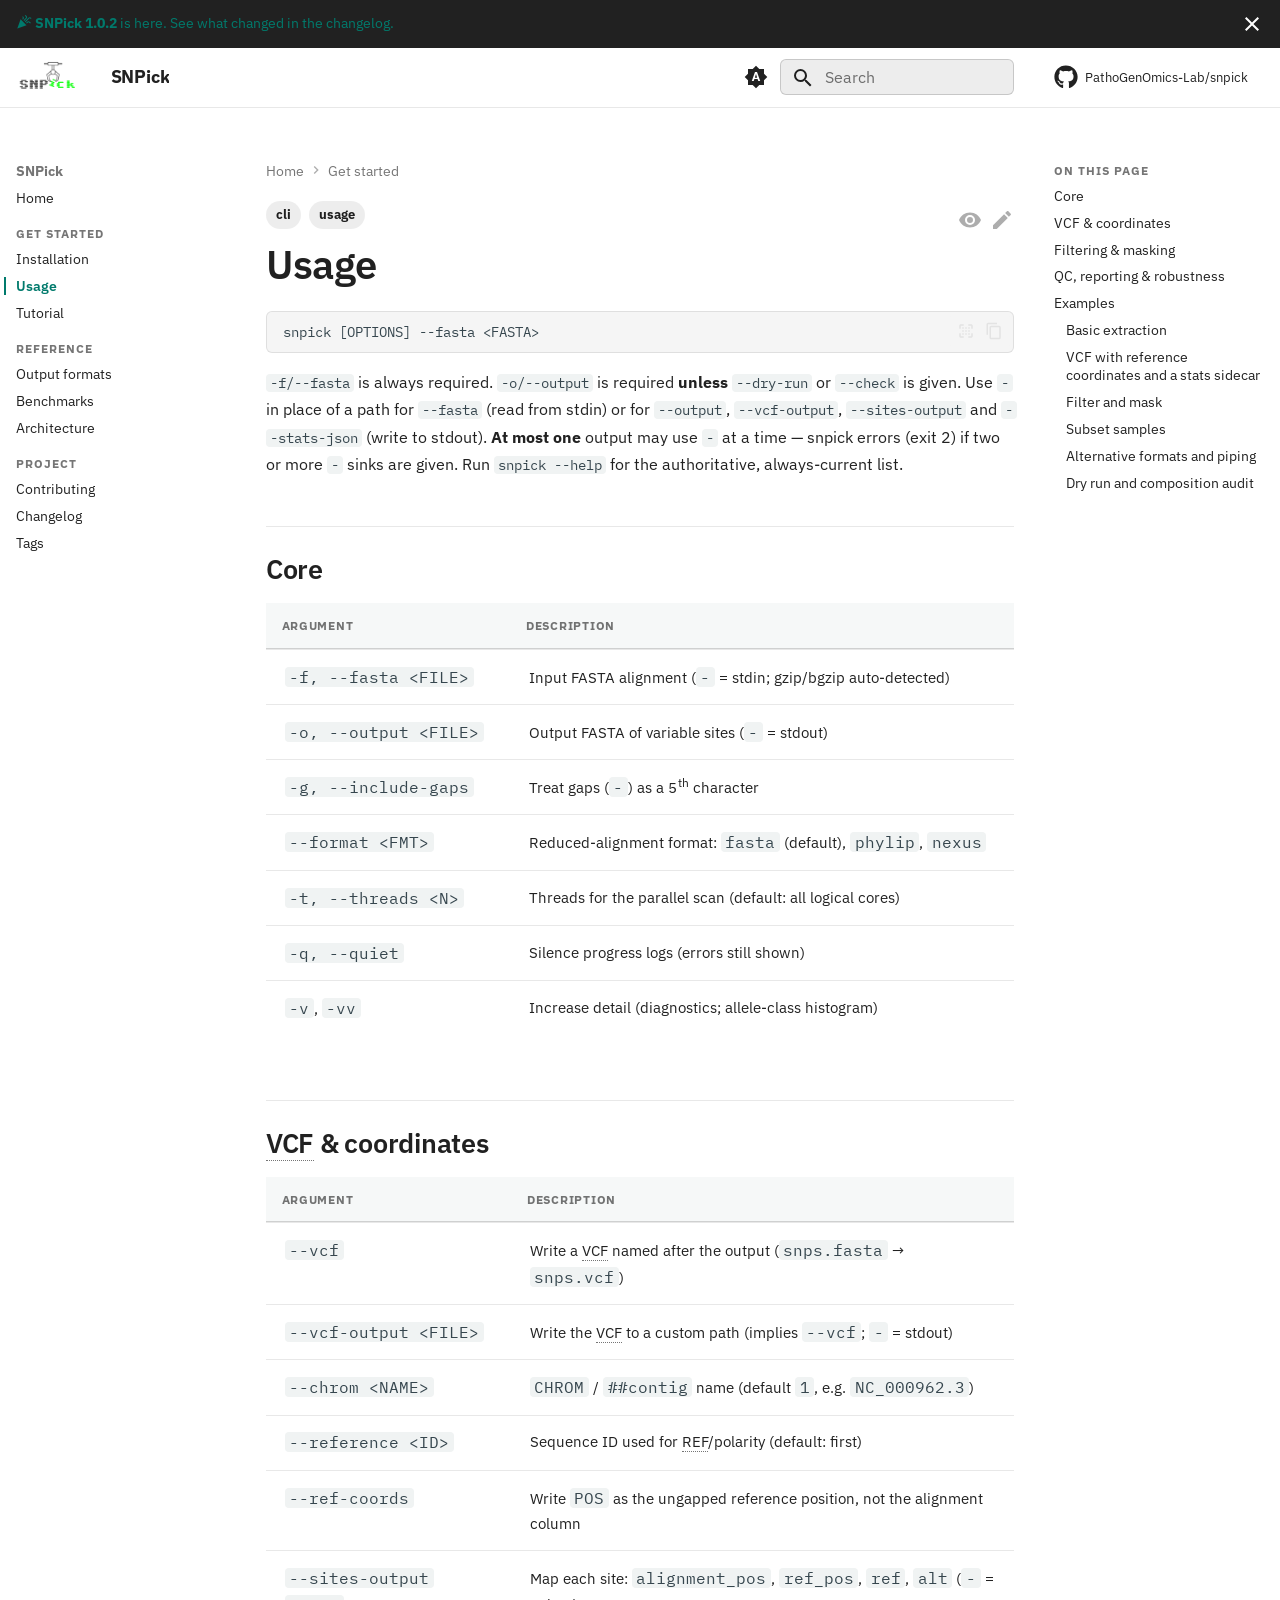
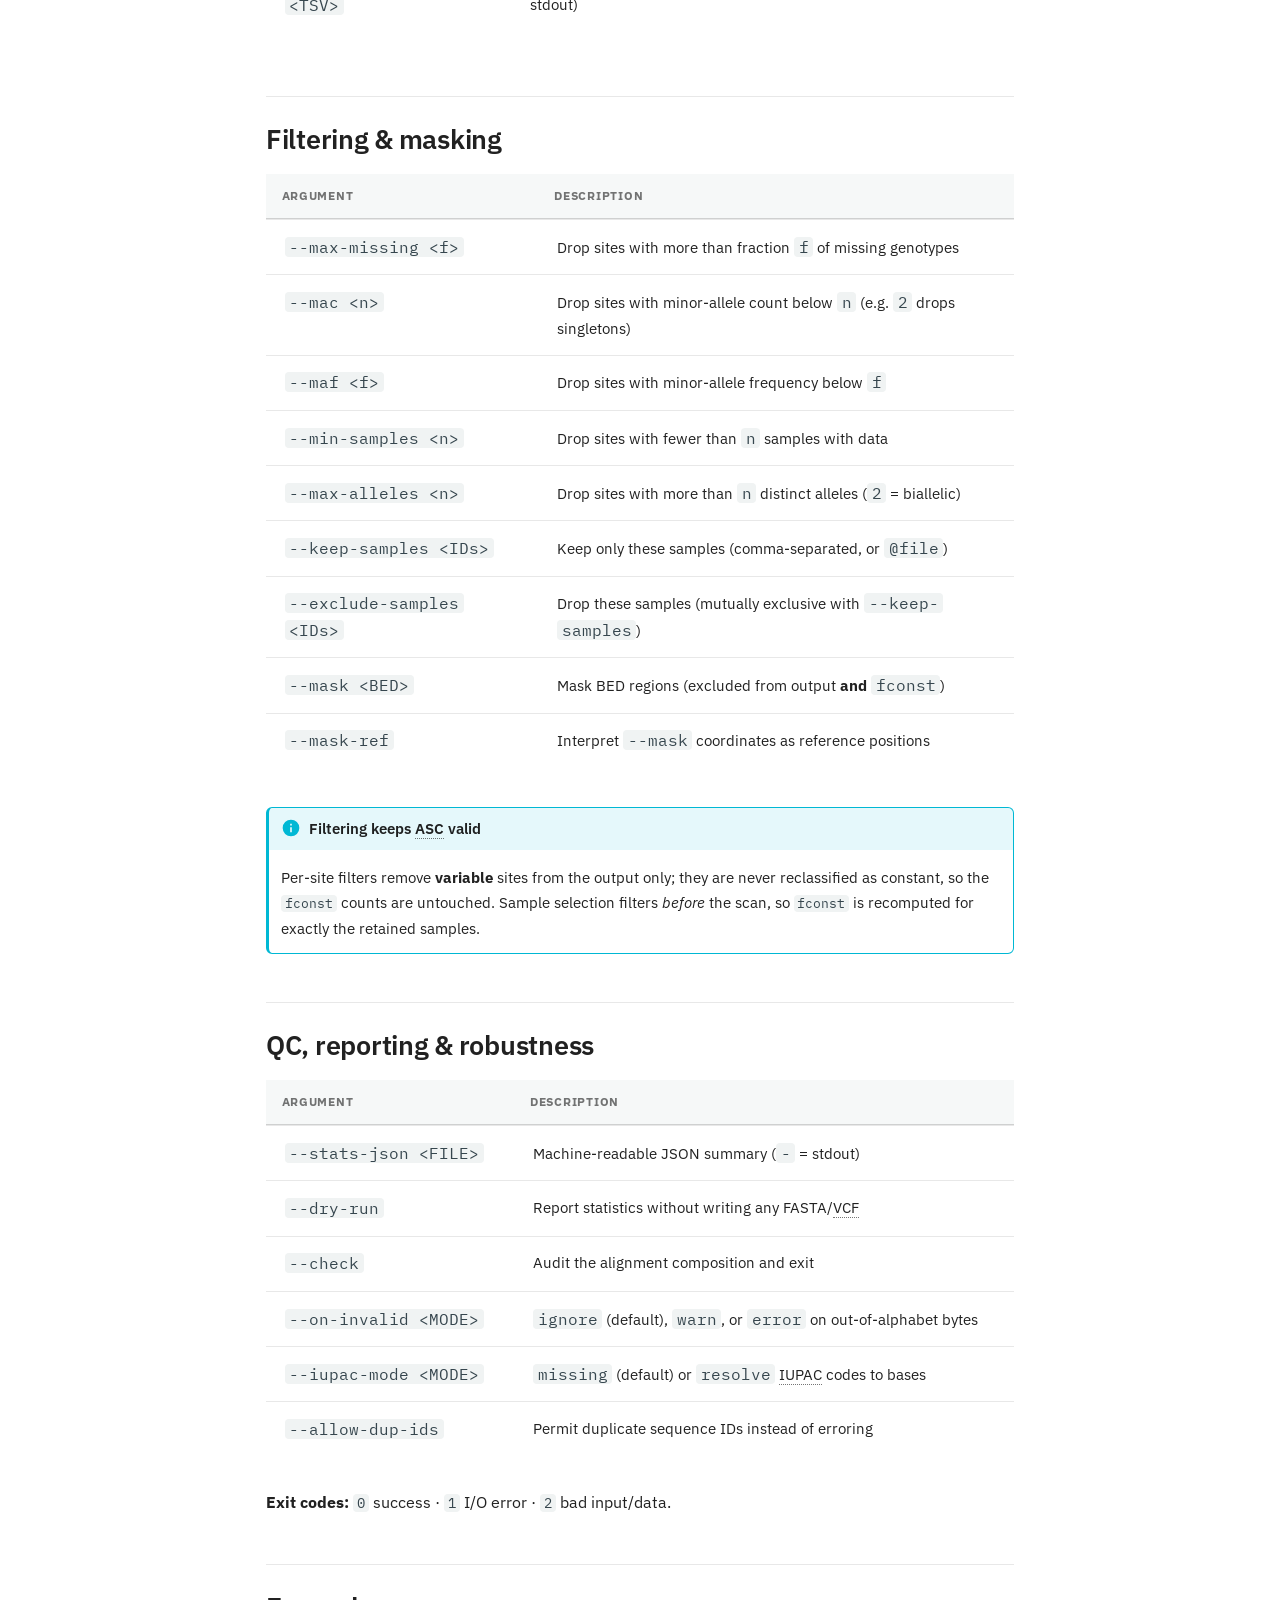
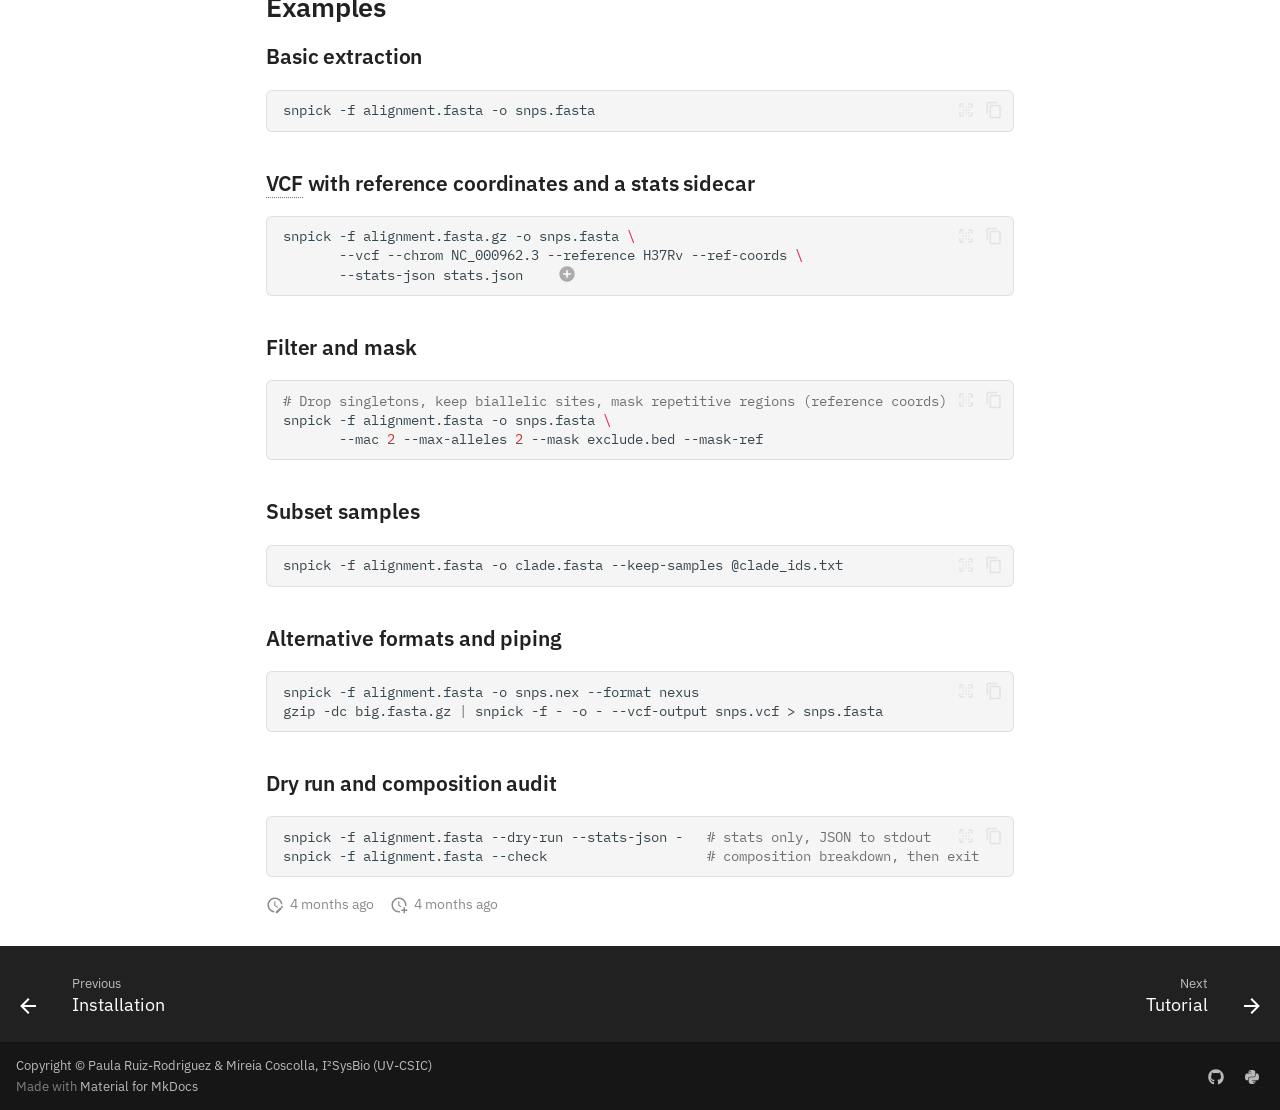
<file: usage/index.html>
<!DOCTYPE html><html lang=en class=no-js><head><meta charset=utf-8><meta name=viewport content="width=device-width,initial-scale=1"><meta name=description content="Fast, memory-efficient extraction of variable sites from FASTA alignments"><meta name=author content="Paula Ruiz-Rodriguez"><link href=https://pathogenomics-lab.github.io/snpick/usage/ rel=canonical><link href=../installation/ rel=prev><link href=../tutorials/tutorial/ rel=next><link rel=icon href=../assets/logo.png><meta name=generator content="mkdocs-1.6.1, mkdocs-material-9.7.7"><title>Usage - SNPick</title><link rel=stylesheet href=../assets/stylesheets/main.ec1eaa64.min.css><link rel=stylesheet href=../assets/stylesheets/palette.ab4e12ef.min.css><link rel=preconnect href=https://fonts.gstatic.com crossorigin><link rel=stylesheet href="https://fonts.googleapis.com/css?family=IBM+Plex+Sans:300,300i,400,400i,700,700i%7CIBM+Plex+Mono:400,400i,700,700i&display=fallback"><style>:root{--md-text-font:"IBM Plex Sans";--md-code-font:"IBM Plex Mono"}</style><link rel=stylesheet href=../css/timeago.css><link rel=stylesheet href=../stylesheets/extra.css><script>__md_scope=new URL("..",location),__md_hash=e=>[...e].reduce(((e,_)=>(e<<5)-e+_.charCodeAt(0)),0),__md_get=(e,_=localStorage,t=__md_scope)=>JSON.parse(_.getItem(t.pathname+"."+e)),__md_set=(e,_,t=localStorage,a=__md_scope)=>{try{t.setItem(a.pathname+"."+e,JSON.stringify(_))}catch(e){}}</script><meta property=og:type content=website><meta property=og:title content="Usage - SNPick"><meta property=og:description content="Fast, memory-efficient extraction of variable sites from FASTA alignments"><meta property=og:image content=https://pathogenomics-lab.github.io/snpick/assets/images/social/usage.png><meta property=og:image:type content=image/png><meta property=og:image:width content=1200><meta property=og:image:height content=630><meta content=https://pathogenomics-lab.github.io/snpick/usage/ property=og:url><meta property=twitter:card content=summary_large_image><meta property=twitter:title content="Usage - SNPick"><meta property=twitter:description content="Fast, memory-efficient extraction of variable sites from FASTA alignments"><meta property=twitter:image content=https://pathogenomics-lab.github.io/snpick/assets/images/social/usage.png><link href=../assets/stylesheets/glightbox.min.css rel=stylesheet><script src=../assets/javascripts/glightbox.min.js></script><style id=glightbox-style>
            html.glightbox-open { overflow: initial; height: 100%; }
            .gslide-title { margin-top: 0px; user-select: text; }
            .gslide-desc { color: #666; user-select: text; }
            .gslide-image img { background: white; }
            .gscrollbar-fixer { padding-right: 15px; }
            .gdesc-inner { font-size: 0.75rem; }
            body[data-md-color-scheme="slate"] .gdesc-inner { background: var(--md-default-bg-color); }
            body[data-md-color-scheme="slate"] .gslide-title { color: var(--md-default-fg-color); }
            body[data-md-color-scheme="slate"] .gslide-desc { color: var(--md-default-fg-color); }
        </style></head> <body dir=ltr data-md-color-scheme=default data-md-color-primary=indigo data-md-color-accent=indigo> <input class=md-toggle data-md-toggle=drawer type=checkbox id=__drawer autocomplete=off> <input class=md-toggle data-md-toggle=search type=checkbox id=__search autocomplete=off> <label class=md-overlay for=__drawer></label> <div data-md-component=skip> <a href=#usage class=md-skip> Skip to content </a> </div> <div data-md-component=announce> <aside class=md-banner> <div class="md-banner__inner md-grid md-typeset"> <button class="md-banner__button md-icon" aria-label="Don't show this again"> <svg xmlns=http://www.w3.org/2000/svg viewbox="0 0 24 24"><path d="M19 6.41 17.59 5 12 10.59 6.41 5 5 6.41 10.59 12 5 17.59 6.41 19 12 13.41 17.59 19 19 17.59 13.41 12z"></path></svg> </button> <a href=../changelog/ > <span class=twemoji> <svg xmlns=http://www.w3.org/2000/svg viewbox="0 0 24 24"><path d="m14.53 1.45-1.08 1.08 1.6 1.6q.33.375.33.87c0 .495-.11.64-.33.86L11.5 9.47l1 1.08 3.63-3.61c.53-.59.79-1.24.79-1.94s-.26-1.36-.79-1.95zm-3.98 2.02L9.47 4.55l.61.56c.22.22.33.52.33.89s-.11.67-.33.89l-.61.56 1.08 1.08.56-.61c.53-.59.8-1.23.8-1.92 0-.72-.27-1.37-.8-1.97zM21 5.06c-.69 0-1.33.27-1.92.8l-5.63 5.64 1.08 1 5.58-5.56c.25-.25.55-.38.89-.38s.64.13.89.38l.61.61 1.03-1.08-.56-.61c-.59-.53-1.25-.8-1.97-.8M7 8 2 22l14-5zm12 3.06c-.7 0-1.34.27-1.94.8l-1.59 1.59 1.08 1.08 1.59-1.59c.25-.25.53-.38.86-.38s.63.13.88.38l1.62 1.59 1.05-1.03-1.6-1.64c-.59-.53-1.25-.8-1.95-.8"></path></svg> </span> <strong>SNPick 1.0.2</strong> is here. See what changed in the changelog. </a> </div> <script>var el=document.querySelector("[data-md-component=announce]");if(el){var content=el.querySelector(".md-typeset");__md_hash(content.innerHTML)===__md_get("__announce")&&(el.hidden=!0)}</script> </aside> </div> <header class="md-header md-header--shadow" data-md-component=header> <nav class="md-header__inner md-grid" aria-label=Header> <a href=.. title=SNPick class="md-header__button md-logo" aria-label=SNPick data-md-component=logo> <img src=../assets/logo.png alt=SNPick class="sp-logo sp-logo--light"> <img src=../assets/logo-dark.png alt=SNPick class="sp-logo sp-logo--dark"> </a> <label class="md-header__button md-icon" for=__drawer> <svg xmlns=http://www.w3.org/2000/svg viewbox="0 0 24 24"><path d="M3 6h18v2H3zm0 5h18v2H3zm0 5h18v2H3z"></path></svg> </label> <div class=md-header__title data-md-component=header-title> <div class=md-header__ellipsis> <div class=md-header__topic> <span class=md-ellipsis> SNPick </span> </div> <div class=md-header__topic data-md-component=header-topic> <span class=md-ellipsis> Usage </span> </div> </div> </div> <form class=md-header__option data-md-component=palette> <input class=md-option data-md-color-media=(prefers-color-scheme) data-md-color-scheme=default data-md-color-primary=indigo data-md-color-accent=indigo aria-label="Switch to light mode" type=radio name=__palette id=__palette_0> <label class="md-header__button md-icon" title="Switch to light mode" for=__palette_1 hidden> <svg xmlns=http://www.w3.org/2000/svg viewbox="0 0 24 24"><path d="m14.3 16-.7-2h-3.2l-.7 2H7.8L11 7h2l3.2 9zM20 8.69V4h-4.69L12 .69 8.69 4H4v4.69L.69 12 4 15.31V20h4.69L12 23.31 15.31 20H20v-4.69L23.31 12zm-9.15 3.96h2.3L12 9z"></path></svg> </label> <input class=md-option data-md-color-media="(prefers-color-scheme: light)" data-md-color-scheme=default data-md-color-primary=white data-md-color-accent=teal aria-label="Switch to dark mode" type=radio name=__palette id=__palette_1> <label class="md-header__button md-icon" title="Switch to dark mode" for=__palette_2 hidden> <svg xmlns=http://www.w3.org/2000/svg viewbox="0 0 24 24"><path d="m17.75 4.09-2.53 1.94.91 3.06-2.63-1.81-2.63 1.81.91-3.06-2.53-1.94L12.44 4l1.06-3 1.06 3zm3.5 6.91-1.64 1.25.59 1.98-1.7-1.17-1.7 1.17.59-1.98L15.75 11l2.06-.05L18.5 9l.69 1.95zm-2.28 4.95c.83-.08 1.72 1.1 1.19 1.85-.32.45-.66.87-1.08 1.27C15.17 23 8.84 23 4.94 19.07c-3.91-3.9-3.91-10.24 0-14.14.4-.4.82-.76 1.27-1.08.75-.53 1.93.36 1.85 1.19-.27 2.86.69 5.83 2.89 8.02a9.96 9.96 0 0 0 8.02 2.89m-1.64 2.02a12.08 12.08 0 0 1-7.8-3.47c-2.17-2.19-3.33-5-3.49-7.82-2.81 3.14-2.7 7.96.31 10.98 3.02 3.01 7.84 3.12 10.98.31"></path></svg> </label> <input class=md-option data-md-color-media="(prefers-color-scheme: dark)" data-md-color-scheme=slate data-md-color-primary=black data-md-color-accent=teal aria-label="Follow the system setting" type=radio name=__palette id=__palette_2> <label class="md-header__button md-icon" title="Follow the system setting" for=__palette_0 hidden> <svg xmlns=http://www.w3.org/2000/svg viewbox="0 0 24 24"><path d="m14.3 16-.7-2h-3.2l-.7 2H7.8L11 7h2l3.2 9zM20 8.69V4h-4.69L12 .69 8.69 4H4v4.69L.69 12 4 15.31V20h4.69L12 23.31 15.31 20H20v-4.69L23.31 12zm-9.15 3.96h2.3L12 9z"></path></svg> </label> </form> <script>var palette=__md_get("__palette");if(palette&&palette.color){if("(prefers-color-scheme)"===palette.color.media){var media=matchMedia("(prefers-color-scheme: light)"),input=document.querySelector(media.matches?"[data-md-color-media='(prefers-color-scheme: light)']":"[data-md-color-media='(prefers-color-scheme: dark)']");palette.color.media=input.getAttribute("data-md-color-media"),palette.color.scheme=input.getAttribute("data-md-color-scheme"),palette.color.primary=input.getAttribute("data-md-color-primary"),palette.color.accent=input.getAttribute("data-md-color-accent")}for(var[key,value]of Object.entries(palette.color))document.body.setAttribute("data-md-color-"+key,value)}</script> <label class="md-header__button md-icon" for=__search> <svg xmlns=http://www.w3.org/2000/svg viewbox="0 0 24 24"><path d="M9.5 3A6.5 6.5 0 0 1 16 9.5c0 1.61-.59 3.09-1.56 4.23l.27.27h.79l5 5-1.5 1.5-5-5v-.79l-.27-.27A6.52 6.52 0 0 1 9.5 16 6.5 6.5 0 0 1 3 9.5 6.5 6.5 0 0 1 9.5 3m0 2C7 5 5 7 5 9.5S7 14 9.5 14 14 12 14 9.5 12 5 9.5 5"></path></svg> </label> <div class=md-search data-md-component=search role=dialog> <label class=md-search__overlay for=__search></label> <div class=md-search__inner role=search> <form class=md-search__form name=search> <input type=text class=md-search__input name=query aria-label=Search placeholder=Search autocapitalize=off autocorrect=off autocomplete=off spellcheck=false data-md-component=search-query required> <label class="md-search__icon md-icon" for=__search> <svg xmlns=http://www.w3.org/2000/svg viewbox="0 0 24 24"><path d="M9.5 3A6.5 6.5 0 0 1 16 9.5c0 1.61-.59 3.09-1.56 4.23l.27.27h.79l5 5-1.5 1.5-5-5v-.79l-.27-.27A6.52 6.52 0 0 1 9.5 16 6.5 6.5 0 0 1 3 9.5 6.5 6.5 0 0 1 9.5 3m0 2C7 5 5 7 5 9.5S7 14 9.5 14 14 12 14 9.5 12 5 9.5 5"></path></svg> <svg xmlns=http://www.w3.org/2000/svg viewbox="0 0 24 24"><path d="M20 11v2H8l5.5 5.5-1.42 1.42L4.16 12l7.92-7.92L13.5 5.5 8 11z"></path></svg> </label> <nav class=md-search__options aria-label=Search> <a href=javascript:void(0) class="md-search__icon md-icon" title=Share aria-label=Share data-clipboard data-clipboard-text data-md-component=search-share tabindex=-1> <svg xmlns=http://www.w3.org/2000/svg viewbox="0 0 24 24"><path d="M18 16.08c-.76 0-1.44.3-1.96.77L8.91 12.7c.05-.23.09-.46.09-.7s-.04-.47-.09-.7l7.05-4.11c.54.5 1.25.81 2.04.81a3 3 0 0 0 3-3 3 3 0 0 0-3-3 3 3 0 0 0-3 3c0 .24.04.47.09.7L8.04 9.81C7.5 9.31 6.79 9 6 9a3 3 0 0 0-3 3 3 3 0 0 0 3 3c.79 0 1.5-.31 2.04-.81l7.12 4.15c-.05.21-.08.43-.08.66 0 1.61 1.31 2.91 2.92 2.91s2.92-1.3 2.92-2.91A2.92 2.92 0 0 0 18 16.08"></path></svg> </a> <button type=reset class="md-search__icon md-icon" title=Clear aria-label=Clear tabindex=-1> <svg xmlns=http://www.w3.org/2000/svg viewbox="0 0 24 24"><path d="M19 6.41 17.59 5 12 10.59 6.41 5 5 6.41 10.59 12 5 17.59 6.41 19 12 13.41 17.59 19 19 17.59 13.41 12z"></path></svg> </button> </nav> <div class=md-search__suggest data-md-component=search-suggest></div> </form> <div class=md-search__output> <div class=md-search__scrollwrap tabindex=0 data-md-scrollfix> <div class=md-search-result data-md-component=search-result> <div class=md-search-result__meta> Initializing search </div> <ol class=md-search-result__list role=presentation></ol> </div> </div> </div> </div> </div> <div class=md-header__source> <a href=https://github.com/PathoGenOmics-Lab/snpick title="Go to repository" class=md-source data-md-component=source> <div class="md-source__icon md-icon"> <svg xmlns=http://www.w3.org/2000/svg viewbox="0 0 512 512"><!-- Font Awesome Free 7.1.0 by @fontawesome - https://fontawesome.com License - https://fontawesome.com/license/free (Icons: CC BY 4.0, Fonts: SIL OFL 1.1, Code: MIT License) Copyright 2025 Fonticons, Inc.--><path d="M173.9 397.4c0 2-2.3 3.6-5.2 3.6-3.3.3-5.6-1.3-5.6-3.6 0-2 2.3-3.6 5.2-3.6 3-.3 5.6 1.3 5.6 3.6m-31.1-4.5c-.7 2 1.3 4.3 4.3 4.9 2.6 1 5.6 0 6.2-2s-1.3-4.3-4.3-5.2c-2.6-.7-5.5.3-6.2 2.3m44.2-1.7c-2.9.7-4.9 2.6-4.6 4.9.3 2 2.9 3.3 5.9 2.6 2.9-.7 4.9-2.6 4.6-4.6-.3-1.9-3-3.2-5.9-2.9M252.8 8C114.1 8 8 113.3 8 252c0 110.9 69.8 205.8 169.5 239.2 12.8 2.3 17.3-5.6 17.3-12.1 0-6.2-.3-40.4-.3-61.4 0 0-70 15-84.7-29.8 0 0-11.4-29.1-27.8-36.6 0 0-22.9-15.7 1.6-15.4 0 0 24.9 2 38.6 25.8 21.9 38.6 58.6 27.5 72.9 20.9 2.3-16 8.8-27.1 16-33.7-55.9-6.2-112.3-14.3-112.3-110.5 0-27.5 7.6-41.3 23.6-58.9-2.6-6.5-11.1-33.3 2.6-67.9 20.9-6.5 69 27 69 27 20-5.6 41.5-8.5 62.8-8.5s42.8 2.9 62.8 8.5c0 0 48.1-33.6 69-27 13.7 34.7 5.2 61.4 2.6 67.9 16 17.7 25.8 31.5 25.8 58.9 0 96.5-58.9 104.2-114.8 110.5 9.2 7.9 17 22.9 17 46.4 0 33.7-.3 75.4-.3 83.6 0 6.5 4.6 14.4 17.3 12.1C436.2 457.8 504 362.9 504 252 504 113.3 391.5 8 252.8 8M105.2 352.9c-1.3 1-1 3.3.7 5.2 1.6 1.6 3.9 2.3 5.2 1 1.3-1 1-3.3-.7-5.2-1.6-1.6-3.9-2.3-5.2-1m-10.8-8.1c-.7 1.3.3 2.9 2.3 3.9 1.6 1 3.6.7 4.3-.7.7-1.3-.3-2.9-2.3-3.9-2-.6-3.6-.3-4.3.7m32.4 35.6c-1.6 1.3-1 4.3 1.3 6.2 2.3 2.3 5.2 2.6 6.5 1 1.3-1.3.7-4.3-1.3-6.2-2.2-2.3-5.2-2.6-6.5-1m-11.4-14.7c-1.6 1-1.6 3.6 0 5.9s4.3 3.3 5.6 2.3c1.6-1.3 1.6-3.9 0-6.2-1.4-2.3-4-3.3-5.6-2"></path></svg> </div> <div class=md-source__repository> PathoGenOmics-Lab/snpick </div> </a> </div> </nav> </header> <div class=md-container data-md-component=container> <main class=md-main data-md-component=main> <div class="md-main__inner md-grid"> <div class="md-sidebar md-sidebar--primary" data-md-component=sidebar data-md-type=navigation> <div class=md-sidebar__scrollwrap> <div class=md-sidebar__inner> <nav class="md-nav md-nav--primary" aria-label=Navigation data-md-level=0> <label class=md-nav__title for=__drawer> <a href=.. title=SNPick class="md-nav__button md-logo" aria-label=SNPick data-md-component=logo> <img src=../assets/logo.png alt=SNPick class="sp-logo sp-logo--light"> <img src=../assets/logo-dark.png alt=SNPick class="sp-logo sp-logo--dark"> </a> SNPick </label> <div class=md-nav__source> <a href=https://github.com/PathoGenOmics-Lab/snpick title="Go to repository" class=md-source data-md-component=source> <div class="md-source__icon md-icon"> <svg xmlns=http://www.w3.org/2000/svg viewbox="0 0 512 512"><!-- Font Awesome Free 7.1.0 by @fontawesome - https://fontawesome.com License - https://fontawesome.com/license/free (Icons: CC BY 4.0, Fonts: SIL OFL 1.1, Code: MIT License) Copyright 2025 Fonticons, Inc.--><path d="M173.9 397.4c0 2-2.3 3.6-5.2 3.6-3.3.3-5.6-1.3-5.6-3.6 0-2 2.3-3.6 5.2-3.6 3-.3 5.6 1.3 5.6 3.6m-31.1-4.5c-.7 2 1.3 4.3 4.3 4.9 2.6 1 5.6 0 6.2-2s-1.3-4.3-4.3-5.2c-2.6-.7-5.5.3-6.2 2.3m44.2-1.7c-2.9.7-4.9 2.6-4.6 4.9.3 2 2.9 3.3 5.9 2.6 2.9-.7 4.9-2.6 4.6-4.6-.3-1.9-3-3.2-5.9-2.9M252.8 8C114.1 8 8 113.3 8 252c0 110.9 69.8 205.8 169.5 239.2 12.8 2.3 17.3-5.6 17.3-12.1 0-6.2-.3-40.4-.3-61.4 0 0-70 15-84.7-29.8 0 0-11.4-29.1-27.8-36.6 0 0-22.9-15.7 1.6-15.4 0 0 24.9 2 38.6 25.8 21.9 38.6 58.6 27.5 72.9 20.9 2.3-16 8.8-27.1 16-33.7-55.9-6.2-112.3-14.3-112.3-110.5 0-27.5 7.6-41.3 23.6-58.9-2.6-6.5-11.1-33.3 2.6-67.9 20.9-6.5 69 27 69 27 20-5.6 41.5-8.5 62.8-8.5s42.8 2.9 62.8 8.5c0 0 48.1-33.6 69-27 13.7 34.7 5.2 61.4 2.6 67.9 16 17.7 25.8 31.5 25.8 58.9 0 96.5-58.9 104.2-114.8 110.5 9.2 7.9 17 22.9 17 46.4 0 33.7-.3 75.4-.3 83.6 0 6.5 4.6 14.4 17.3 12.1C436.2 457.8 504 362.9 504 252 504 113.3 391.5 8 252.8 8M105.2 352.9c-1.3 1-1 3.3.7 5.2 1.6 1.6 3.9 2.3 5.2 1 1.3-1 1-3.3-.7-5.2-1.6-1.6-3.9-2.3-5.2-1m-10.8-8.1c-.7 1.3.3 2.9 2.3 3.9 1.6 1 3.6.7 4.3-.7.7-1.3-.3-2.9-2.3-3.9-2-.6-3.6-.3-4.3.7m32.4 35.6c-1.6 1.3-1 4.3 1.3 6.2 2.3 2.3 5.2 2.6 6.5 1 1.3-1.3.7-4.3-1.3-6.2-2.2-2.3-5.2-2.6-6.5-1m-11.4-14.7c-1.6 1-1.6 3.6 0 5.9s4.3 3.3 5.6 2.3c1.6-1.3 1.6-3.9 0-6.2-1.4-2.3-4-3.3-5.6-2"></path></svg> </div> <div class=md-source__repository> PathoGenOmics-Lab/snpick </div> </a> </div> <ul class=md-nav__list data-md-scrollfix> <li class=md-nav__item> <a href=.. class=md-nav__link> <span class=md-ellipsis> Home </span> </a> </li> <li class="md-nav__item md-nav__item--active md-nav__item--section md-nav__item--nested"> <input class="md-nav__toggle md-toggle " type=checkbox id=__nav_2 checked> <label class=md-nav__link for=__nav_2 id=__nav_2_label tabindex> <span class=md-ellipsis> Get started </span> <span class="md-nav__icon md-icon"></span> </label> <nav class=md-nav data-md-level=1 aria-labelledby=__nav_2_label aria-expanded=true> <label class=md-nav__title for=__nav_2> <span class="md-nav__icon md-icon"></span> Get started </label> <ul class=md-nav__list data-md-scrollfix> <li class=md-nav__item> <a href=../installation/ class=md-nav__link> <span class=md-ellipsis> Installation </span> </a> </li> <li class="md-nav__item md-nav__item--active"> <input class="md-nav__toggle md-toggle" type=checkbox id=__toc> <label class="md-nav__link md-nav__link--active" for=__toc> <span class=md-ellipsis> Usage </span> <span class="md-nav__icon md-icon"></span> </label> <a href=./ class="md-nav__link md-nav__link--active"> <span class=md-ellipsis> Usage </span> </a> <nav class="md-nav md-nav--secondary" aria-label="On this page"> <label class=md-nav__title for=__toc> <span class="md-nav__icon md-icon"></span> On this page </label> <ul class=md-nav__list data-md-component=toc data-md-scrollfix> <li class=md-nav__item> <a href=#core class=md-nav__link> <span class=md-ellipsis> Core </span> </a> </li> <li class=md-nav__item> <a href=#vcf-coordinates class=md-nav__link> <span class=md-ellipsis> VCF &amp; coordinates </span> </a> </li> <li class=md-nav__item> <a href=#filtering-masking class=md-nav__link> <span class=md-ellipsis> Filtering &amp; masking </span> </a> </li> <li class=md-nav__item> <a href=#qc-reporting-robustness class=md-nav__link> <span class=md-ellipsis> QC, reporting &amp; robustness </span> </a> </li> <li class=md-nav__item> <a href=#examples class=md-nav__link> <span class=md-ellipsis> Examples </span> </a> <nav class=md-nav aria-label=Examples> <ul class=md-nav__list> <li class=md-nav__item> <a href=#basic-extraction class=md-nav__link> <span class=md-ellipsis> Basic extraction </span> </a> </li> <li class=md-nav__item> <a href=#vcf-with-reference-coordinates-and-a-stats-sidecar class=md-nav__link> <span class=md-ellipsis> VCF with reference coordinates and a stats sidecar </span> </a> </li> <li class=md-nav__item> <a href=#filter-and-mask class=md-nav__link> <span class=md-ellipsis> Filter and mask </span> </a> </li> <li class=md-nav__item> <a href=#subset-samples class=md-nav__link> <span class=md-ellipsis> Subset samples </span> </a> </li> <li class=md-nav__item> <a href=#alternative-formats-and-piping class=md-nav__link> <span class=md-ellipsis> Alternative formats and piping </span> </a> </li> <li class=md-nav__item> <a href=#dry-run-and-composition-audit class=md-nav__link> <span class=md-ellipsis> Dry run and composition audit </span> </a> </li> </ul> </nav> </li> </ul> </nav> </li> <li class=md-nav__item> <a href=../tutorials/tutorial/ class=md-nav__link> <span class=md-ellipsis> Tutorial </span> </a> </li> </ul> </nav> </li> <li class="md-nav__item md-nav__item--section md-nav__item--nested"> <input class="md-nav__toggle md-toggle " type=checkbox id=__nav_3> <label class=md-nav__link for=__nav_3 id=__nav_3_label tabindex> <span class=md-ellipsis> Reference </span> <span class="md-nav__icon md-icon"></span> </label> <nav class=md-nav data-md-level=1 aria-labelledby=__nav_3_label aria-expanded=false> <label class=md-nav__title for=__nav_3> <span class="md-nav__icon md-icon"></span> Reference </label> <ul class=md-nav__list data-md-scrollfix> <li class=md-nav__item> <a href=../output/ class=md-nav__link> <span class=md-ellipsis> Output formats </span> </a> </li> <li class=md-nav__item> <a href=../benchmarks/ class=md-nav__link> <span class=md-ellipsis> Benchmarks </span> </a> </li> <li class=md-nav__item> <a href=../architecture/ class=md-nav__link> <span class=md-ellipsis> Architecture </span> </a> </li> </ul> </nav> </li> <li class="md-nav__item md-nav__item--section md-nav__item--nested"> <input class="md-nav__toggle md-toggle " type=checkbox id=__nav_4> <label class=md-nav__link for=__nav_4 id=__nav_4_label tabindex> <span class=md-ellipsis> Project </span> <span class="md-nav__icon md-icon"></span> </label> <nav class=md-nav data-md-level=1 aria-labelledby=__nav_4_label aria-expanded=false> <label class=md-nav__title for=__nav_4> <span class="md-nav__icon md-icon"></span> Project </label> <ul class=md-nav__list data-md-scrollfix> <li class=md-nav__item> <a href=../contributing/ class=md-nav__link> <span class=md-ellipsis> Contributing </span> </a> </li> <li class=md-nav__item> <a href=../changelog/ class=md-nav__link> <span class=md-ellipsis> Changelog </span> </a> </li> <li class=md-nav__item> <a href=../tags/ class=md-nav__link> <span class=md-ellipsis> Tags </span> </a> </li> </ul> </nav> </li> </ul> </nav> </div> </div> </div> <div class="md-sidebar md-sidebar--secondary" data-md-component=sidebar data-md-type=toc> <div class=md-sidebar__scrollwrap> <div class=md-sidebar__inner> <nav class="md-nav md-nav--secondary" aria-label="On this page"> <label class=md-nav__title for=__toc> <span class="md-nav__icon md-icon"></span> On this page </label> <ul class=md-nav__list data-md-component=toc data-md-scrollfix> <li class=md-nav__item> <a href=#core class=md-nav__link> <span class=md-ellipsis> Core </span> </a> </li> <li class=md-nav__item> <a href=#vcf-coordinates class=md-nav__link> <span class=md-ellipsis> VCF &amp; coordinates </span> </a> </li> <li class=md-nav__item> <a href=#filtering-masking class=md-nav__link> <span class=md-ellipsis> Filtering &amp; masking </span> </a> </li> <li class=md-nav__item> <a href=#qc-reporting-robustness class=md-nav__link> <span class=md-ellipsis> QC, reporting &amp; robustness </span> </a> </li> <li class=md-nav__item> <a href=#examples class=md-nav__link> <span class=md-ellipsis> Examples </span> </a> <nav class=md-nav aria-label=Examples> <ul class=md-nav__list> <li class=md-nav__item> <a href=#basic-extraction class=md-nav__link> <span class=md-ellipsis> Basic extraction </span> </a> </li> <li class=md-nav__item> <a href=#vcf-with-reference-coordinates-and-a-stats-sidecar class=md-nav__link> <span class=md-ellipsis> VCF with reference coordinates and a stats sidecar </span> </a> </li> <li class=md-nav__item> <a href=#filter-and-mask class=md-nav__link> <span class=md-ellipsis> Filter and mask </span> </a> </li> <li class=md-nav__item> <a href=#subset-samples class=md-nav__link> <span class=md-ellipsis> Subset samples </span> </a> </li> <li class=md-nav__item> <a href=#alternative-formats-and-piping class=md-nav__link> <span class=md-ellipsis> Alternative formats and piping </span> </a> </li> <li class=md-nav__item> <a href=#dry-run-and-composition-audit class=md-nav__link> <span class=md-ellipsis> Dry run and composition audit </span> </a> </li> </ul> </nav> </li> </ul> </nav> </div> </div> </div> <div class=md-content data-md-component=content> <nav class=md-path aria-label=Navigation> <ol class=md-path__list> <li class=md-path__item> <a href=.. class=md-path__link> <span class=md-ellipsis> Home </span> </a> </li> <li class=md-path__item> <a href=../installation/ class=md-path__link> <span class=md-ellipsis> Get started </span> </a> </li> </ol> </nav> <article class="md-content__inner md-typeset"> <nav class=md-tags> <a href=../tags/#tag:cli class=md-tag>cli</a> <a href=../tags/#tag:usage class=md-tag>usage</a> </nav> <a href=https://github.com/PathoGenOmics-Lab/snpick/edit/main/docs/usage.md title="Edit this page" class="md-content__button md-icon" rel=edit> <svg xmlns=http://www.w3.org/2000/svg viewbox="0 0 24 24"><path d="M20.71 7.04c.39-.39.39-1.04 0-1.41l-2.34-2.34c-.37-.39-1.02-.39-1.41 0l-1.84 1.83 3.75 3.75M3 17.25V21h3.75L17.81 9.93l-3.75-3.75z"></path></svg> </a> <a href=https://github.com/PathoGenOmics-Lab/snpick/raw/main/docs/usage.md title="View source of this page" class="md-content__button md-icon"> <svg xmlns=http://www.w3.org/2000/svg viewbox="0 0 24 24"><path d="M12 9a3 3 0 0 0-3 3 3 3 0 0 0 3 3 3 3 0 0 0 3-3 3 3 0 0 0-3-3m0 8a5 5 0 0 1-5-5 5 5 0 0 1 5-5 5 5 0 0 1 5 5 5 5 0 0 1-5 5m0-12.5C7 4.5 2.73 7.61 1 12c1.73 4.39 6 7.5 11 7.5s9.27-3.11 11-7.5c-1.73-4.39-6-7.5-11-7.5"></path></svg> </a> <h1 id=usage>Usage<a class=headerlink href=#usage title="Permanent link">¶</a></h1> <div class="language-text highlight"><pre><span></span><code><span id=__span-0-1><a id=__codelineno-0-1 name=__codelineno-0-1 href=#__codelineno-0-1></a>snpick [OPTIONS] --fasta &lt;FASTA&gt;
</span></code></pre></div> <p><code>-f/--fasta</code> is always required. <code>-o/--output</code> is required <strong>unless</strong> <code>--dry-run</code> or <code>--check</code> is given. Use <code>-</code> in place of a path for <code>--fasta</code> (read from stdin) or for <code>--output</code>, <code>--vcf-output</code>, <code>--sites-output</code> and <code>--stats-json</code> (write to stdout). <strong>At most one</strong> output may use <code>-</code> at a time — snpick errors (exit 2) if two or more <code>-</code> sinks are given. Run <code>snpick --help</code> for the authoritative, always-current list.</p> <h2 id=core>Core<a class=headerlink href=#core title="Permanent link">¶</a></h2> <table> <thead> <tr> <th>Argument</th> <th>Description</th> </tr> </thead> <tbody> <tr> <td><code>-f, --fasta &lt;FILE&gt;</code></td> <td>Input FASTA alignment (<code>-</code> = stdin; gzip/bgzip auto-detected)</td> </tr> <tr> <td><code>-o, --output &lt;FILE&gt;</code></td> <td>Output FASTA of variable sites (<code>-</code> = stdout)</td> </tr> <tr> <td><code>-g, --include-gaps</code></td> <td>Treat gaps (<code>-</code>) as a 5<sup>th</sup> character</td> </tr> <tr> <td><code>--format &lt;FMT&gt;</code></td> <td>Reduced-alignment format: <code>fasta</code> (default), <code>phylip</code>, <code>nexus</code></td> </tr> <tr> <td><code>-t, --threads &lt;N&gt;</code></td> <td>Threads for the parallel scan (default: all logical cores)</td> </tr> <tr> <td><code>-q, --quiet</code></td> <td>Silence progress logs (errors still shown)</td> </tr> <tr> <td><code>-v</code>, <code>-vv</code></td> <td>Increase detail (diagnostics; allele-class histogram)</td> </tr> </tbody> </table> <h2 id=vcf-coordinates><abbr title="Variant Call Format">VCF</abbr> &amp; coordinates<a class=headerlink href=#vcf-coordinates title="Permanent link">¶</a></h2> <table> <thead> <tr> <th>Argument</th> <th>Description</th> </tr> </thead> <tbody> <tr> <td><code>--vcf</code></td> <td>Write a <abbr title="Variant Call Format">VCF</abbr> named after the output (<code>snps.fasta</code> → <code>snps.vcf</code>)</td> </tr> <tr> <td><code>--vcf-output &lt;FILE&gt;</code></td> <td>Write the <abbr title="Variant Call Format">VCF</abbr> to a custom path (implies <code>--vcf</code>; <code>-</code> = stdout)</td> </tr> <tr> <td><code>--chrom &lt;NAME&gt;</code></td> <td><code>CHROM</code> / <code>##contig</code> name (default <code>1</code>, e.g. <code>NC_000962.3</code>)</td> </tr> <tr> <td><code>--reference &lt;ID&gt;</code></td> <td>Sequence ID used for <abbr title="Reference allele (VCF column)">REF</abbr>/polarity (default: first)</td> </tr> <tr> <td><code>--ref-coords</code></td> <td>Write <code>POS</code> as the ungapped reference position, not the alignment column</td> </tr> <tr> <td><code>--sites-output &lt;TSV&gt;</code></td> <td>Map each site: <code>alignment_pos</code>, <code>ref_pos</code>, <code>ref</code>, <code>alt</code> (<code>-</code> = stdout)</td> </tr> </tbody> </table> <h2 id=filtering-masking>Filtering &amp; masking<a class=headerlink href=#filtering-masking title="Permanent link">¶</a></h2> <table> <thead> <tr> <th>Argument</th> <th>Description</th> </tr> </thead> <tbody> <tr> <td><code>--max-missing &lt;f&gt;</code></td> <td>Drop sites with more than fraction <code>f</code> of missing genotypes</td> </tr> <tr> <td><code>--mac &lt;n&gt;</code></td> <td>Drop sites with minor-allele count below <code>n</code> (e.g. <code>2</code> drops singletons)</td> </tr> <tr> <td><code>--maf &lt;f&gt;</code></td> <td>Drop sites with minor-allele frequency below <code>f</code></td> </tr> <tr> <td><code>--min-samples &lt;n&gt;</code></td> <td>Drop sites with fewer than <code>n</code> samples with data</td> </tr> <tr> <td><code>--max-alleles &lt;n&gt;</code></td> <td>Drop sites with more than <code>n</code> distinct alleles (<code>2</code> = biallelic)</td> </tr> <tr> <td><code>--keep-samples &lt;IDs&gt;</code></td> <td>Keep only these samples (comma-separated, or <code>@file</code>)</td> </tr> <tr> <td><code>--exclude-samples &lt;IDs&gt;</code></td> <td>Drop these samples (mutually exclusive with <code>--keep-samples</code>)</td> </tr> <tr> <td><code>--mask &lt;BED&gt;</code></td> <td>Mask BED regions (excluded from output <strong>and</strong> <code>fconst</code>)</td> </tr> <tr> <td><code>--mask-ref</code></td> <td>Interpret <code>--mask</code> coordinates as reference positions</td> </tr> </tbody> </table> <div class="admonition info"> <p class=admonition-title>Filtering keeps <abbr title="Ascertainment-bias Correction">ASC</abbr> valid</p> <p>Per-site filters remove <strong>variable</strong> sites from the output only; they are never reclassified as constant, so the <code>fconst</code> counts are untouched. Sample selection filters <em>before</em> the scan, so <code>fconst</code> is recomputed for exactly the retained samples.</p> </div> <h2 id=qc-reporting-robustness>QC, reporting &amp; robustness<a class=headerlink href=#qc-reporting-robustness title="Permanent link">¶</a></h2> <table> <thead> <tr> <th>Argument</th> <th>Description</th> </tr> </thead> <tbody> <tr> <td><code>--stats-json &lt;FILE&gt;</code></td> <td>Machine-readable JSON summary (<code>-</code> = stdout)</td> </tr> <tr> <td><code>--dry-run</code></td> <td>Report statistics without writing any FASTA/<abbr title="Variant Call Format">VCF</abbr></td> </tr> <tr> <td><code>--check</code></td> <td>Audit the alignment composition and exit</td> </tr> <tr> <td><code>--on-invalid &lt;MODE&gt;</code></td> <td><code>ignore</code> (default), <code>warn</code>, or <code>error</code> on out-of-alphabet bytes</td> </tr> <tr> <td><code>--iupac-mode &lt;MODE&gt;</code></td> <td><code>missing</code> (default) or <code>resolve</code> <abbr title="International Union of Pure and Applied Chemistry — nucleotide ambiguity codes">IUPAC</abbr> codes to bases</td> </tr> <tr> <td><code>--allow-dup-ids</code></td> <td>Permit duplicate sequence IDs instead of erroring</td> </tr> </tbody> </table> <p><strong>Exit codes:</strong> <code>0</code> success · <code>1</code> I/O error · <code>2</code> bad input/data.</p> <h2 id=examples>Examples<a class=headerlink href=#examples title="Permanent link">¶</a></h2> <h3 id=basic-extraction>Basic extraction<a class=headerlink href=#basic-extraction title="Permanent link">¶</a></h3> <div class="language-bash highlight"><pre><span></span><code><span id=__span-1-1><a id=__codelineno-1-1 name=__codelineno-1-1 href=#__codelineno-1-1></a>snpick<span class=w> </span>-f<span class=w> </span>alignment.fasta<span class=w> </span>-o<span class=w> </span>snps.fasta
</span></code></pre></div> <h3 id=vcf-with-reference-coordinates-and-a-stats-sidecar><abbr title="Variant Call Format">VCF</abbr> with reference coordinates and a stats sidecar<a class=headerlink href=#vcf-with-reference-coordinates-and-a-stats-sidecar title="Permanent link">¶</a></h3> <div class="language-bash highlight"><pre><span></span><code><span id=__span-2-1><a id=__codelineno-2-1 name=__codelineno-2-1 href=#__codelineno-2-1></a>snpick<span class=w> </span>-f<span class=w> </span>alignment.fasta.gz<span class=w> </span>-o<span class=w> </span>snps.fasta<span class=w> </span><span class=se>\</span>
</span><span id=__span-2-2><a id=__codelineno-2-2 name=__codelineno-2-2 href=#__codelineno-2-2></a><span class=w>       </span>--vcf<span class=w> </span>--chrom<span class=w> </span>NC_000962.3<span class=w> </span>--reference<span class=w> </span>H37Rv<span class=w> </span>--ref-coords<span class=w> </span><span class=se>\</span>
</span><span id=__span-2-3><a id=__codelineno-2-3 name=__codelineno-2-3 href=#__codelineno-2-3></a><span class=w>       </span>--stats-json<span class=w> </span>stats.json<span class=w>    </span><span class=c1># (1)!</span>
</span></code></pre></div> <ol> <li><code>--ref-coords</code> sets <code>POS</code> (and the contig length) to ungapped reference positions; <code>--reference</code> pins <abbr title="Reference allele (VCF column)">REF</abbr> polarity to H37Rv; <code>--stats-json</code> gives IQ-TREE the <code>fconst</code> array without scraping stderr.</li> </ol> <h3 id=filter-and-mask>Filter and mask<a class=headerlink href=#filter-and-mask title="Permanent link">¶</a></h3> <div class="language-bash highlight"><pre><span></span><code><span id=__span-3-1><a id=__codelineno-3-1 name=__codelineno-3-1 href=#__codelineno-3-1></a><span class=c1># Drop singletons, keep biallelic sites, mask repetitive regions (reference coords)</span>
</span><span id=__span-3-2><a id=__codelineno-3-2 name=__codelineno-3-2 href=#__codelineno-3-2></a>snpick<span class=w> </span>-f<span class=w> </span>alignment.fasta<span class=w> </span>-o<span class=w> </span>snps.fasta<span class=w> </span><span class=se>\</span>
</span><span id=__span-3-3><a id=__codelineno-3-3 name=__codelineno-3-3 href=#__codelineno-3-3></a><span class=w>       </span>--mac<span class=w> </span><span class=m>2</span><span class=w> </span>--max-alleles<span class=w> </span><span class=m>2</span><span class=w> </span>--mask<span class=w> </span>exclude.bed<span class=w> </span>--mask-ref
</span></code></pre></div> <h3 id=subset-samples>Subset samples<a class=headerlink href=#subset-samples title="Permanent link">¶</a></h3> <div class="language-bash highlight"><pre><span></span><code><span id=__span-4-1><a id=__codelineno-4-1 name=__codelineno-4-1 href=#__codelineno-4-1></a>snpick<span class=w> </span>-f<span class=w> </span>alignment.fasta<span class=w> </span>-o<span class=w> </span>clade.fasta<span class=w> </span>--keep-samples<span class=w> </span>@clade_ids.txt
</span></code></pre></div> <h3 id=alternative-formats-and-piping>Alternative formats and piping<a class=headerlink href=#alternative-formats-and-piping title="Permanent link">¶</a></h3> <div class="language-bash highlight"><pre><span></span><code><span id=__span-5-1><a id=__codelineno-5-1 name=__codelineno-5-1 href=#__codelineno-5-1></a>snpick<span class=w> </span>-f<span class=w> </span>alignment.fasta<span class=w> </span>-o<span class=w> </span>snps.nex<span class=w> </span>--format<span class=w> </span>nexus
</span><span id=__span-5-2><a id=__codelineno-5-2 name=__codelineno-5-2 href=#__codelineno-5-2></a>gzip<span class=w> </span>-dc<span class=w> </span>big.fasta.gz<span class=w> </span><span class=p>|</span><span class=w> </span>snpick<span class=w> </span>-f<span class=w> </span>-<span class=w> </span>-o<span class=w> </span>-<span class=w> </span>--vcf-output<span class=w> </span>snps.vcf<span class=w> </span>&gt;<span class=w> </span>snps.fasta
</span></code></pre></div> <h3 id=dry-run-and-composition-audit>Dry run and composition audit<a class=headerlink href=#dry-run-and-composition-audit title="Permanent link">¶</a></h3> <div class="language-bash highlight"><pre><span></span><code><span id=__span-6-1><a id=__codelineno-6-1 name=__codelineno-6-1 href=#__codelineno-6-1></a>snpick<span class=w> </span>-f<span class=w> </span>alignment.fasta<span class=w> </span>--dry-run<span class=w> </span>--stats-json<span class=w> </span>-<span class=w>   </span><span class=c1># stats only, JSON to stdout</span>
</span><span id=__span-6-2><a id=__codelineno-6-2 name=__codelineno-6-2 href=#__codelineno-6-2></a>snpick<span class=w> </span>-f<span class=w> </span>alignment.fasta<span class=w> </span>--check<span class=w>                    </span><span class=c1># composition breakdown, then exit</span>
</span></code></pre></div> <aside class=md-source-file> <span class=md-source-file__fact> <span class=md-icon title="Last update"> <svg xmlns=http://www.w3.org/2000/svg viewbox="0 0 24 24"><path d="M21 13.1c-.1 0-.3.1-.4.2l-1 1 2.1 2.1 1-1c.2-.2.2-.6 0-.8l-1.3-1.3c-.1-.1-.2-.2-.4-.2m-1.9 1.8-6.1 6V23h2.1l6.1-6.1zM12.5 7v5.2l4 2.4-1 1L11 13V7zM11 21.9c-5.1-.5-9-4.8-9-9.9C2 6.5 6.5 2 12 2c5.3 0 9.6 4.1 10 9.3-.3-.1-.6-.2-1-.2s-.7.1-1 .2C19.6 7.2 16.2 4 12 4c-4.4 0-8 3.6-8 8 0 4.1 3.1 7.5 7.1 7.9l-.1.2z"></path></svg> </span> <span class="git-revision-date-localized-plugin git-revision-date-localized-plugin-timeago" title="July 19, 2026 07:23:13 UTC"><span class=timeago datetime=2026-07-19T07:23:13+00:00 locale=en></span></span><span class="git-revision-date-localized-plugin git-revision-date-localized-plugin-iso_date" title="July 19, 2026 07:23:13 UTC">2026-07-19</span> </span> <span class=md-source-file__fact> <span class=md-icon title=Created> <svg xmlns=http://www.w3.org/2000/svg viewbox="0 0 24 24"><path d="M14.47 15.08 11 13V7h1.5v5.25l3.08 1.83c-.41.28-.79.62-1.11 1m-1.39 4.84c-.36.05-.71.08-1.08.08-4.42 0-8-3.58-8-8s3.58-8 8-8 8 3.58 8 8c0 .37-.03.72-.08 1.08.69.1 1.33.32 1.92.64.1-.56.16-1.13.16-1.72 0-5.5-4.5-10-10-10S2 6.5 2 12s4.47 10 10 10c.59 0 1.16-.06 1.72-.16-.32-.59-.54-1.23-.64-1.92M18 15v3h-3v2h3v3h2v-3h3v-2h-3v-3z"></path></svg> </span> <span class="git-revision-date-localized-plugin git-revision-date-localized-plugin-timeago" title="July 18, 2026 16:17:32 UTC"><span class=timeago datetime=2026-07-18T16:17:32+00:00 locale=en></span></span><span class="git-revision-date-localized-plugin git-revision-date-localized-plugin-iso_date" title="July 18, 2026 16:17:32 UTC">2026-07-18</span> </span> </aside> </article> </div> <script>var tabs=__md_get("__tabs");if(Array.isArray(tabs))e:for(var set of document.querySelectorAll(".tabbed-set")){var labels=set.querySelector(".tabbed-labels");for(var tab of tabs)for(var label of labels.getElementsByTagName("label"))if(label.innerText.trim()===tab){var input=document.getElementById(label.htmlFor);input.checked=!0;continue e}}</script> <script>var target=document.getElementById(location.hash.slice(1));target&&target.name&&(target.checked=target.name.startsWith("__tabbed_"))</script> </div> <button type=button class="md-top md-icon" data-md-component=top hidden> <svg xmlns=http://www.w3.org/2000/svg viewbox="0 0 24 24"><path d="M13 20h-2V8l-5.5 5.5-1.42-1.42L12 4.16l7.92 7.92-1.42 1.42L13 8z"></path></svg> Back to top </button> </main> <footer class=md-footer> <nav class="md-footer__inner md-grid" aria-label=Footer> <a href=../installation/ class="md-footer__link md-footer__link--prev" aria-label="Previous: Installation"> <div class="md-footer__button md-icon"> <svg xmlns=http://www.w3.org/2000/svg viewbox="0 0 24 24"><path d="M20 11v2H8l5.5 5.5-1.42 1.42L4.16 12l7.92-7.92L13.5 5.5 8 11z"></path></svg> </div> <div class=md-footer__title> <span class=md-footer__direction> Previous </span> <div class=md-ellipsis> Installation </div> </div> </a> <a href=../tutorials/tutorial/ class="md-footer__link md-footer__link--next" aria-label="Next: Tutorial"> <div class=md-footer__title> <span class=md-footer__direction> Next </span> <div class=md-ellipsis> Tutorial </div> </div> <div class="md-footer__button md-icon"> <svg xmlns=http://www.w3.org/2000/svg viewbox="0 0 24 24"><path d="M4 11v2h12l-5.5 5.5 1.42 1.42L19.84 12l-7.92-7.92L10.5 5.5 16 11z"></path></svg> </div> </a> </nav> <div class="md-footer-meta md-typeset"> <div class="md-footer-meta__inner md-grid"> <div class=md-copyright> <div class=md-copyright__highlight> Copyright © Paula Ruiz-Rodriguez &amp; Mireia Coscolla, I²SysBio (UV-CSIC) </div> Made with <a href=https://squidfunk.github.io/mkdocs-material/ target=_blank rel=noopener> Material for MkDocs </a> </div> <div class=md-social> <a href=https://github.com/PathoGenOmics-Lab target=_blank rel=noopener title="PathoGenOmics-Lab on GitHub" class=md-social__link> <svg xmlns=http://www.w3.org/2000/svg viewbox="0 0 512 512"><!-- Font Awesome Free 7.1.0 by @fontawesome - https://fontawesome.com License - https://fontawesome.com/license/free (Icons: CC BY 4.0, Fonts: SIL OFL 1.1, Code: MIT License) Copyright 2025 Fonticons, Inc.--><path d="M173.9 397.4c0 2-2.3 3.6-5.2 3.6-3.3.3-5.6-1.3-5.6-3.6 0-2 2.3-3.6 5.2-3.6 3-.3 5.6 1.3 5.6 3.6m-31.1-4.5c-.7 2 1.3 4.3 4.3 4.9 2.6 1 5.6 0 6.2-2s-1.3-4.3-4.3-5.2c-2.6-.7-5.5.3-6.2 2.3m44.2-1.7c-2.9.7-4.9 2.6-4.6 4.9.3 2 2.9 3.3 5.9 2.6 2.9-.7 4.9-2.6 4.6-4.6-.3-1.9-3-3.2-5.9-2.9M252.8 8C114.1 8 8 113.3 8 252c0 110.9 69.8 205.8 169.5 239.2 12.8 2.3 17.3-5.6 17.3-12.1 0-6.2-.3-40.4-.3-61.4 0 0-70 15-84.7-29.8 0 0-11.4-29.1-27.8-36.6 0 0-22.9-15.7 1.6-15.4 0 0 24.9 2 38.6 25.8 21.9 38.6 58.6 27.5 72.9 20.9 2.3-16 8.8-27.1 16-33.7-55.9-6.2-112.3-14.3-112.3-110.5 0-27.5 7.6-41.3 23.6-58.9-2.6-6.5-11.1-33.3 2.6-67.9 20.9-6.5 69 27 69 27 20-5.6 41.5-8.5 62.8-8.5s42.8 2.9 62.8 8.5c0 0 48.1-33.6 69-27 13.7 34.7 5.2 61.4 2.6 67.9 16 17.7 25.8 31.5 25.8 58.9 0 96.5-58.9 104.2-114.8 110.5 9.2 7.9 17 22.9 17 46.4 0 33.7-.3 75.4-.3 83.6 0 6.5 4.6 14.4 17.3 12.1C436.2 457.8 504 362.9 504 252 504 113.3 391.5 8 252.8 8M105.2 352.9c-1.3 1-1 3.3.7 5.2 1.6 1.6 3.9 2.3 5.2 1 1.3-1 1-3.3-.7-5.2-1.6-1.6-3.9-2.3-5.2-1m-10.8-8.1c-.7 1.3.3 2.9 2.3 3.9 1.6 1 3.6.7 4.3-.7.7-1.3-.3-2.9-2.3-3.9-2-.6-3.6-.3-4.3.7m32.4 35.6c-1.6 1.3-1 4.3 1.3 6.2 2.3 2.3 5.2 2.6 6.5 1 1.3-1.3.7-4.3-1.3-6.2-2.2-2.3-5.2-2.6-6.5-1m-11.4-14.7c-1.6 1-1.6 3.6 0 5.9s4.3 3.3 5.6 2.3c1.6-1.3 1.6-3.9 0-6.2-1.4-2.3-4-3.3-5.6-2"></path></svg> </a> <a href=https://anaconda.org/bioconda/snpick target=_blank rel=noopener title="SNPick on Bioconda" class=md-social__link> <svg xmlns=http://www.w3.org/2000/svg viewbox="0 0 448 512"><!-- Font Awesome Free 7.1.0 by @fontawesome - https://fontawesome.com License - https://fontawesome.com/license/free (Icons: CC BY 4.0, Fonts: SIL OFL 1.1, Code: MIT License) Copyright 2025 Fonticons, Inc.--><path d="M439.8 200.5c-7.7-30.9-22.3-54.2-53.4-54.2h-40.1v47.4c0 36.8-31.2 67.8-66.8 67.8H172.7c-29.2 0-53.4 25-53.4 54.3v101.8c0 29 25.2 46 53.4 54.3 33.8 9.9 66.3 11.7 106.8 0 26.9-7.8 53.4-23.5 53.4-54.3v-40.7H226.2v-13.6h160.2c31.1 0 42.6-21.7 53.4-54.2 11.2-33.5 10.7-65.7 0-108.6M286.2 444.7a20.4 20.4 0 1 1 0-40.7 20.4 20.4 0 1 1 0 40.7M167.8 248.1h106.8c29.7 0 53.4-24.5 53.4-54.3V91.9c0-29-24.4-50.7-53.4-55.6-35.8-5.9-74.7-5.6-106.8.1-45.2 8-53.4 24.7-53.4 55.6v40.7h106.9v13.6h-147c-31.1 0-58.3 18.7-66.8 54.2-9.8 40.7-10.2 66.1 0 108.6 7.6 31.6 25.7 54.2 56.8 54.2H101v-48.8c0-35.3 30.5-66.4 66.8-66.4m-6.6-183.4a20.4 20.4 0 1 1 0 40.8 20.4 20.4 0 1 1 0-40.8"></path></svg> </a> </div> </div> </div> </footer> </div> <div class=md-dialog data-md-component=dialog> <div class="md-dialog__inner md-typeset"></div> </div> <div class=md-progress data-md-component=progress role=progressbar></div> <script id=__config type=application/json>{"annotate": null, "base": "..", "features": ["announce.dismiss", "navigation.instant", "navigation.instant.prefetch", "navigation.instant.progress", "navigation.sections", "navigation.indexes", "navigation.top", "navigation.footer", "navigation.tracking", "navigation.path", "toc.follow", "search.suggest", "search.highlight", "search.share", "content.code.copy", "content.code.annotate", "content.code.select", "content.tabs.link", "content.tooltips", "content.action.edit", "content.action.view"], "search": "../assets/javascripts/workers/search.2c215733.min.js", "tags": null, "translations": {"clipboard.copied": "Copied to clipboard", "clipboard.copy": "Copy to clipboard", "search.result.more.one": "1 more on this page", "search.result.more.other": "# more on this page", "search.result.none": "No matching documents", "search.result.one": "1 matching document", "search.result.other": "# matching documents", "search.result.placeholder": "Type to start searching", "search.result.term.missing": "Missing", "select.version": "Select version"}, "version": null}</script> <script src=../assets/javascripts/bundle.d7400e89.min.js></script> <script src=../js/timeago.min.js></script> <script src=../js/timeago_mkdocs_material.js></script> <script id=init-glightbox>const lightbox = GLightbox({"touchNavigation": true, "loop": false, "zoomable": true, "draggable": true, "openEffect": "zoom", "closeEffect": "zoom", "slideEffect": "slide"});
document$.subscribe(()=>{ lightbox.reload(); });
</script></body></html>
</file>
